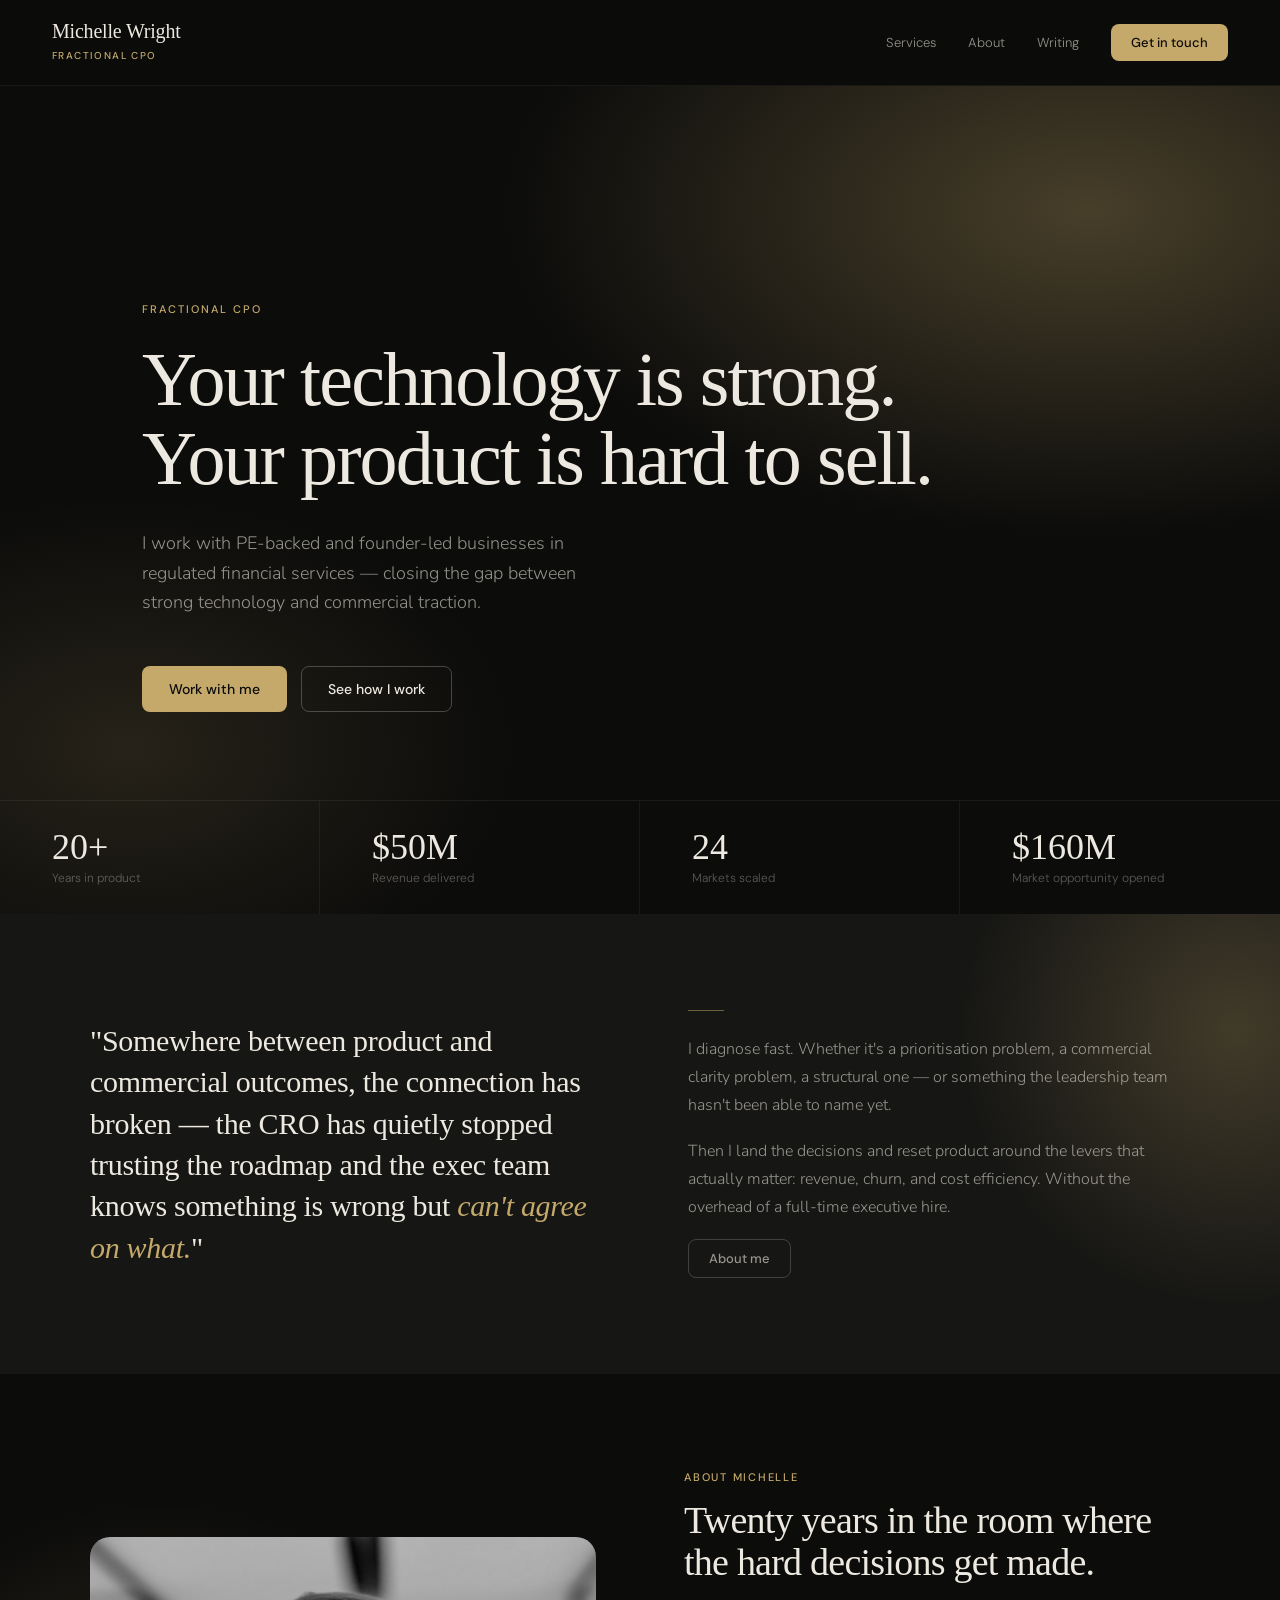
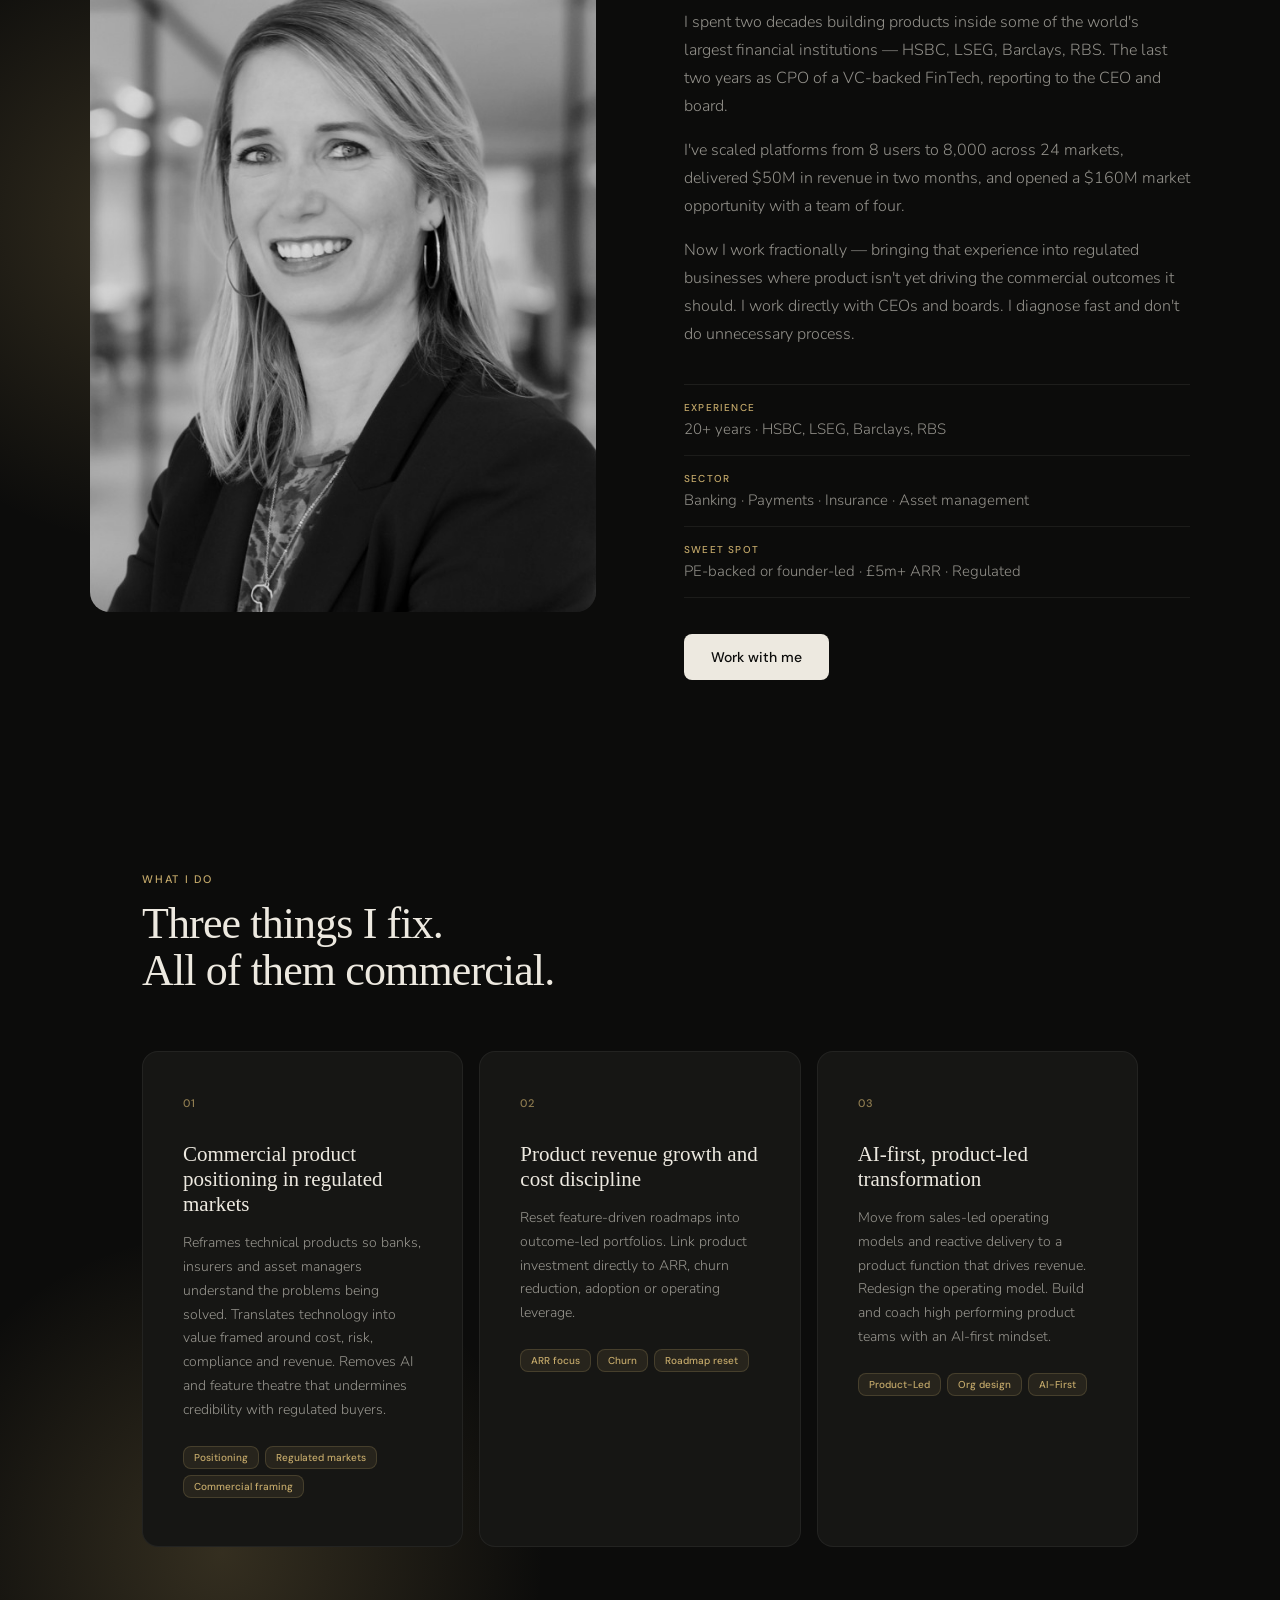
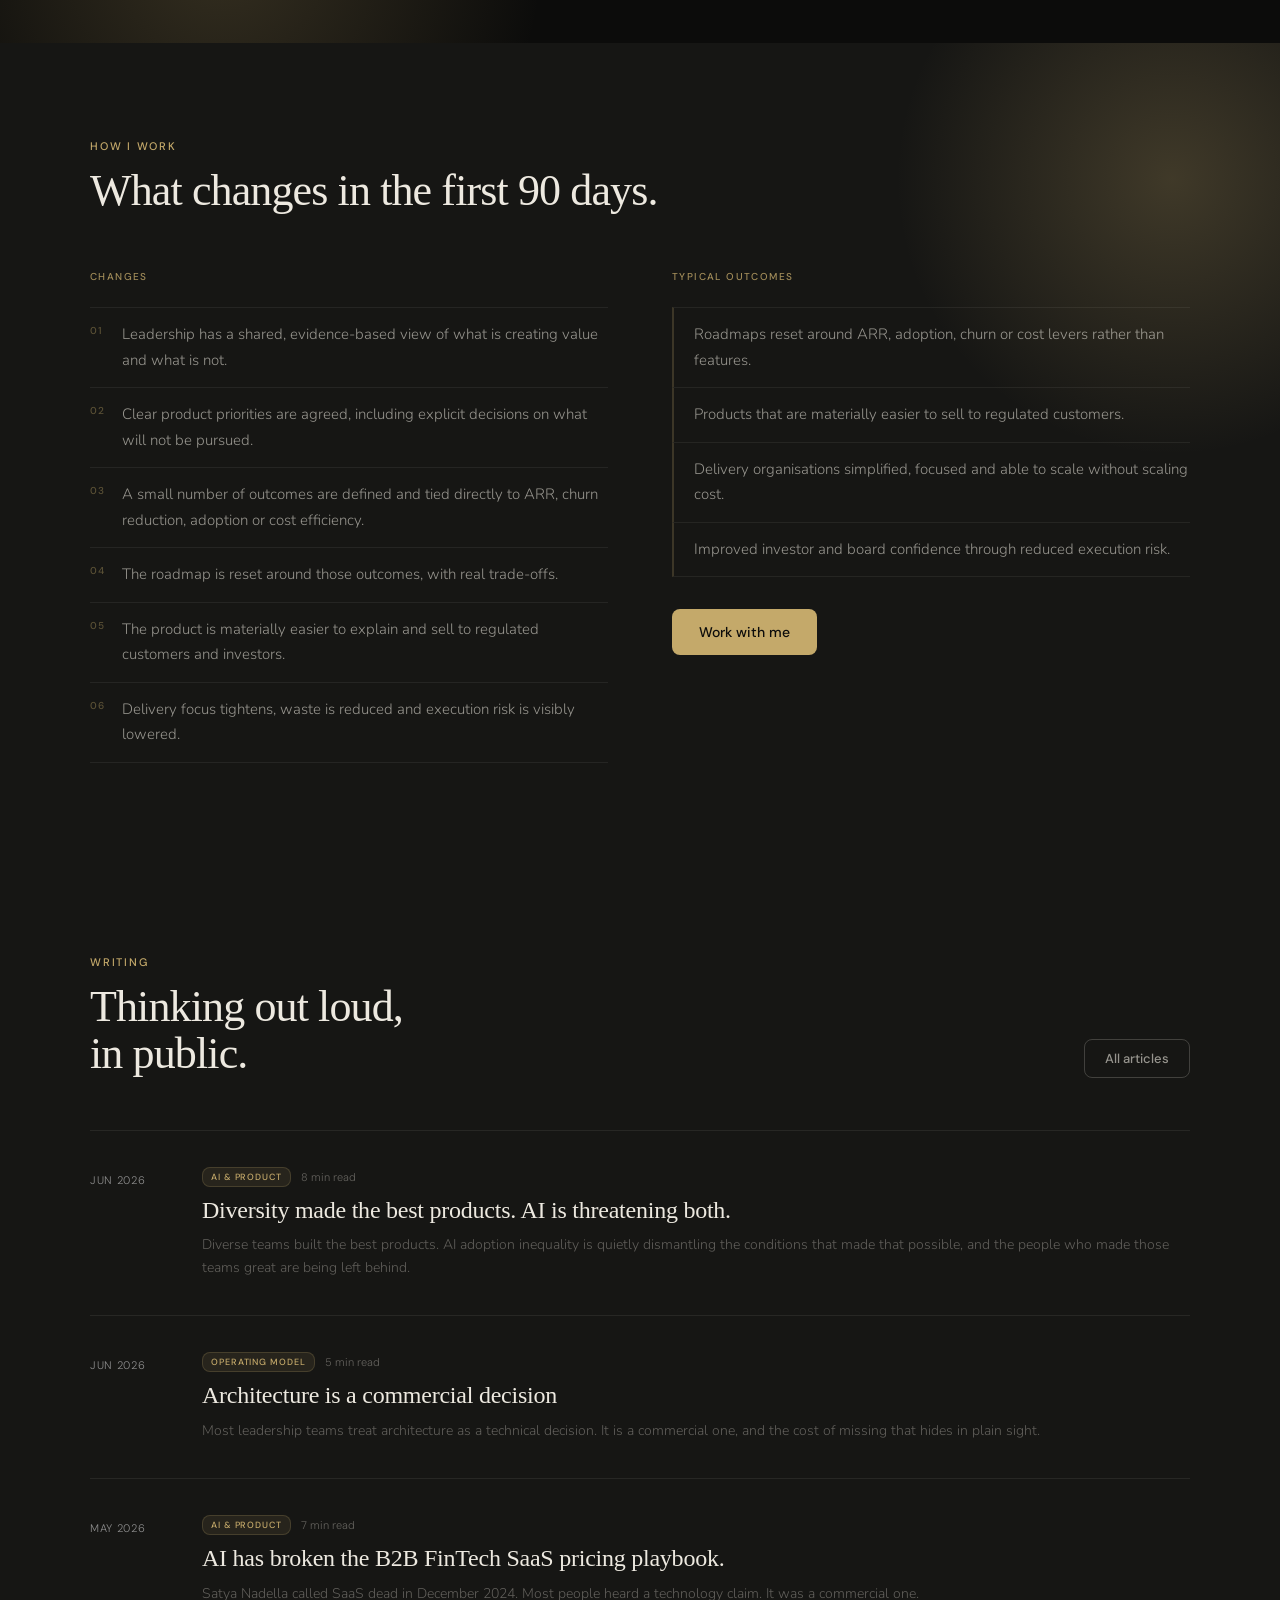
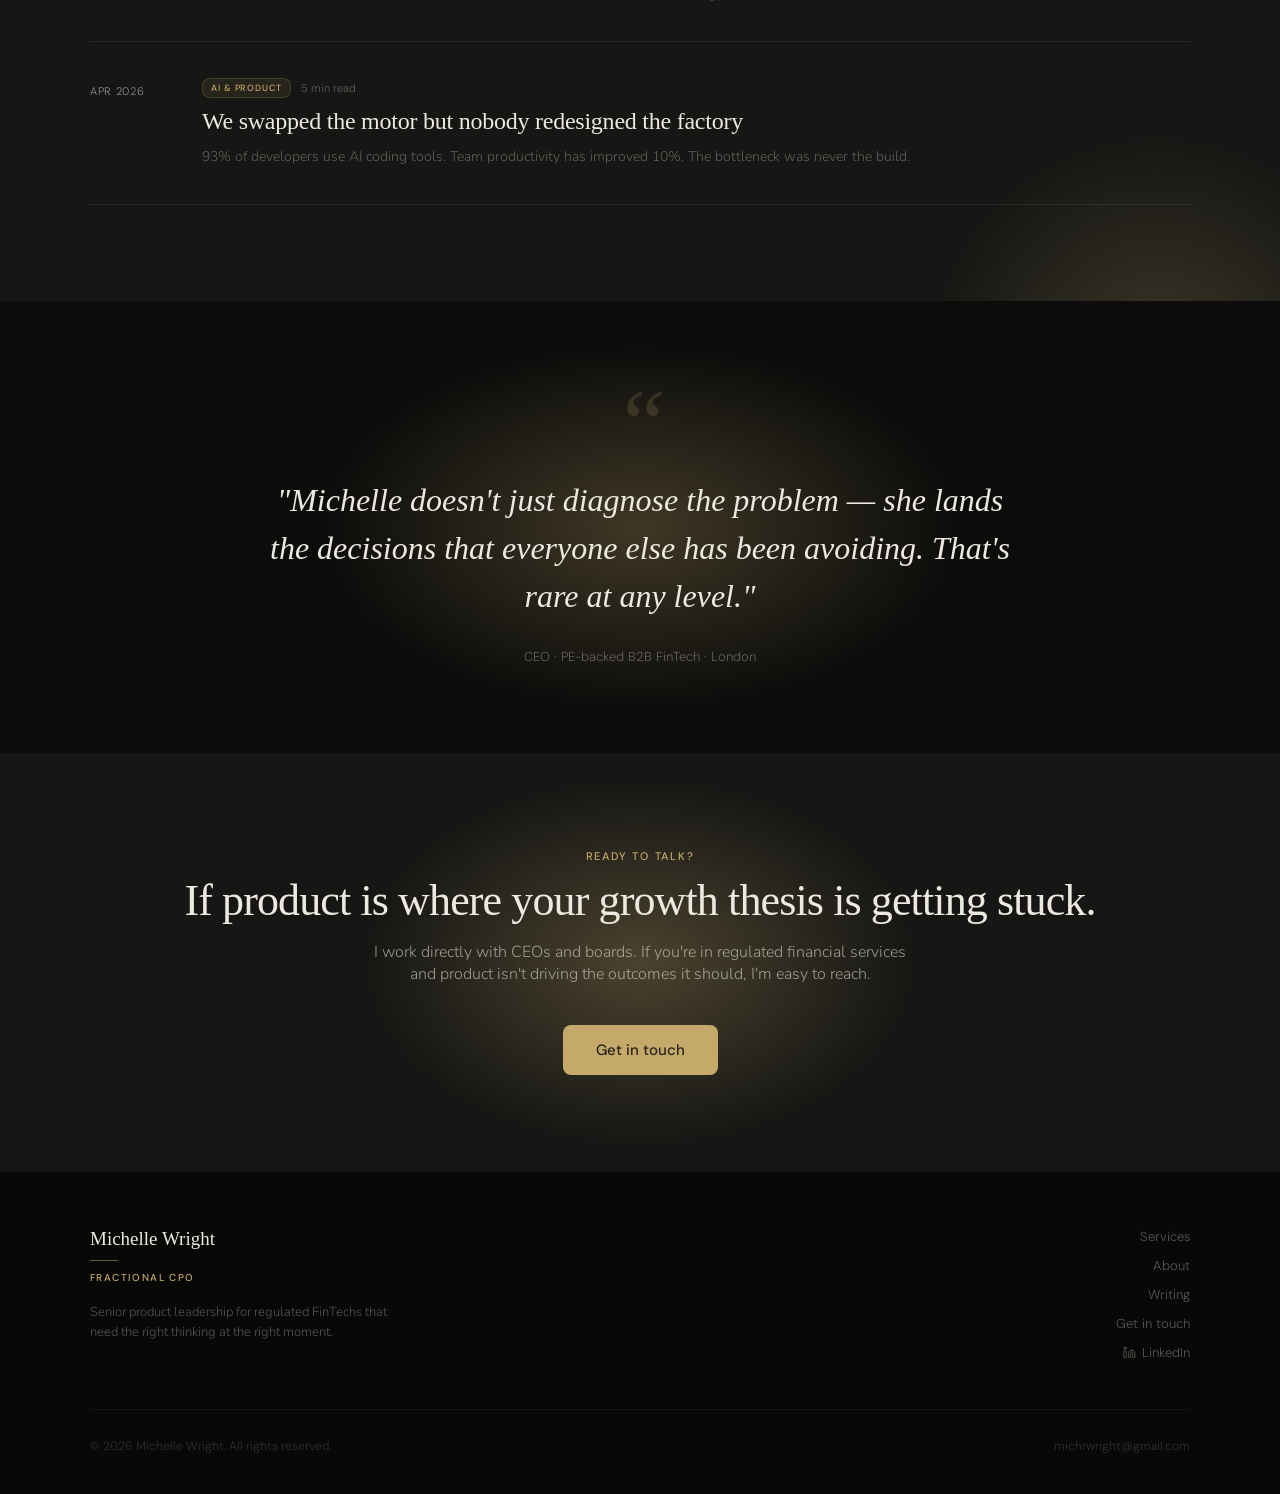
<file: index.html>
<!DOCTYPE html>
<html lang="en">
<head>
<!-- Google tag (gtag.js) -->
<script async src="https://www.googletagmanager.com/gtag/js?id=G-QFN6VKW2MQ"></script>
<script>
  window.dataLayer = window.dataLayer || [];
  function gtag(){dataLayer.push(arguments);}
  gtag('js', new Date());
  gtag('config', 'G-QFN6VKW2MQ');
</script>
<meta charset="utf-8">
<meta name="viewport" content="width=device-width, initial-scale=1">
<title>Michelle Wright — Fractional CPO · Regulated FinTech</title>
<link href="https://fonts.googleapis.com/css2?family=Nunito:ital,wght@0,300;0,400;0,500;1,300&family=DM+Sans:wght@400;500&display=swap" rel="stylesheet">
<style>
*, *::before, *::after { box-sizing: border-box; margin: 0; padding: 0; }
html { scroll-behavior: smooth; }
body { background: #0C0C0B; color: #EDE9E0; font-family: 'Nunito', sans-serif; font-weight: 300; -webkit-font-smoothing: antialiased; }

:root {
  --base:        #0C0C0B;
  --surface:     #161614;
  --surface-up:  #1E1C1A;
  --cream:       #EDE9E0;
  --cream-dark:  #D9D4C8;
  --cream-mid:   #F5F2EC;
  --cream-dim:   rgba(237,233,224,0.6);
  --cream-muted: rgba(237,233,224,0.35);
  --cream-ghost: rgba(237,233,224,0.12);
  --gold:        #C4A96A;
  --mid-grey:    #8C8C8C;
  --serif:       Baskerville, 'Baskerville Old Face', Georgia, serif;
  --sans:        'DM Sans', sans-serif;
  --body:        'Nunito', sans-serif;
  --r-sm:        8px;
  --r-md:        16px;
  --r-lg:        20px;
}

/* ── NAV ── */
.nav {
  position: sticky; top: 0; z-index: 100;
  display: flex; align-items: center; justify-content: space-between;
  padding: 20px 52px;
  background: rgba(12,12,11,0.88);
  border-bottom: 1px solid rgba(237,233,224,0.06);
  backdrop-filter: blur(16px);
}
.nav-wordmark { font-family: var(--serif); font-size: 20px; font-weight: 500; color: var(--cream); letter-spacing: -0.01em; text-decoration: none; display: block; }
.nav-sub { font-family: var(--sans); font-size: 10px; font-weight: 500; letter-spacing: 0.14em; text-transform: uppercase; color: var(--gold); margin-top: 2px; }
.nav-links { display: flex; gap: 32px; align-items: center; }
.nav-links a { font-family: var(--sans); font-size: 13px; color: var(--cream-dim); text-decoration: none; transition: color 150ms ease; }
.nav-links a:hover { color: var(--cream); }
.nav-cta { font-family: var(--sans); font-size: 13px; font-weight: 500; background: var(--gold); color: #0C0C0B !important; padding: 10px 20px; border-radius: var(--r-sm); text-decoration: none !important; transition: opacity 150ms ease; }
.nav-cta:hover { opacity: 0.85; }

/* ── SHARED ── */
.btn { font-family: var(--sans); font-size: 14px; font-weight: 500; padding: 13px 26px; border-radius: var(--r-sm); text-decoration: none; display: inline-flex; align-items: center; gap: 8px; transition: all 150ms ease; border: 1px solid transparent; cursor: pointer; }
.btn-cream   { background: var(--cream); color: #0C0C0B; }
.btn-cream:hover { background: var(--cream-mid); }
.btn-ghost   { background: transparent; color: var(--cream); border-color: rgba(237,233,224,0.25); }
.btn-ghost:hover { background: var(--cream-ghost); }
.btn-primary { background: var(--gold); color: #0C0C0B; }
.btn-primary:hover { opacity: 0.88; }
.btn-outline { background: transparent; color: var(--cream-dim); border-color: rgba(237,233,224,0.2); }
.btn-outline:hover { color: var(--cream); border-color: rgba(237,233,224,0.5); }
.eyebrow { font-family: var(--sans); font-size: 11px; font-weight: 500; letter-spacing: 0.16em; text-transform: uppercase; color: var(--gold); margin-bottom: 14px; }
.inner { max-width: 1100px; margin: 0 auto; padding: 0 52px; }

/* ── HERO LOAD ANIMATIONS ── */
@keyframes heroUp {
  from { opacity: 0; transform: translateY(18px); }
  to   { opacity: 1; transform: none; }
}
.hero-eyebrow { animation: heroUp 1000ms cubic-bezier(0.4,0,0.15,1) 300ms both; }
.hero-h1      { animation: heroUp 1100ms cubic-bezier(0.4,0,0.15,1) 550ms both; }
.hero-sub     { animation: heroUp 1000ms cubic-bezier(0.4,0,0.15,1) 820ms both; }
.hero-ctas    { animation: heroUp 900ms cubic-bezier(0.4,0,0.15,1) 1050ms both; }
.hero-stats   { animation: heroUp 900ms cubic-bezier(0.4,0,0.15,1) 1250ms both; }

/* ── SCROLL ANIMATIONS ── */
[data-anim] {
  opacity: 0;
  transition-property: opacity, transform;
  transition-duration: 1000ms;
  transition-timing-function: cubic-bezier(0.4, 0, 0.15, 1);
}
[data-anim="up"]    { transform: translateY(24px); }
[data-anim="left"]  { transform: translateX(-32px); }
[data-anim="right"] { transform: translateX(32px); }
[data-anim="scale"] { transform: scale(0.97) translateY(16px); }
[data-anim].in-view { opacity: 1; transform: none; }

[data-anim][data-delay="1"] { transition-delay: 150ms; }
[data-anim][data-delay="2"] { transition-delay: 300ms; }
[data-anim][data-delay="3"] { transition-delay: 450ms; }
[data-anim][data-delay="4"] { transition-delay: 600ms; }

/* ── HERO ── */
.hero { position: relative; min-height: 92vh; display: flex; flex-direction: column; justify-content: flex-end; overflow: hidden; background: var(--base); }
.hero::before {
  content: ''; position: absolute; inset: 0; z-index: 1;
  background:
    radial-gradient(ellipse 70% 60% at 85% 15%, rgba(196,169,106,0.32) 0%, transparent 65%),
    radial-gradient(ellipse 50% 50% at 10% 80%, rgba(196,169,106,0.14) 0%, transparent 60%);
  pointer-events: none;
}
.hero-bg {
  position: absolute; inset: 0;
  background-image: url('https://images.unsplash.com/photo-1486406146926-c627a92ad1ab?w=2000&q=85&fit=crop&fm=jpg');
  background-size: cover; background-position: center 30%;
  filter: grayscale(100%) brightness(0.12) contrast(1.1);
  transform: scale(1.03);
}
.hero-content { position: relative; z-index: 2; max-width: 1100px; margin: 0 auto; width: 100%; padding: 0 52px 88px; }
.hero-eyebrow { font-family: var(--sans); font-size: 11px; font-weight: 500; letter-spacing: 0.18em; text-transform: uppercase; color: var(--gold); margin-bottom: 24px; }
h1.hero-h1 { font-family: var(--serif); font-size: 76px; font-weight: 400; line-height: 1.03; letter-spacing: -0.025em; color: var(--cream); max-width: 800px; margin-bottom: 32px; }
.hero-sub { font-size: 18px; font-weight: 300; line-height: 1.65; color: var(--cream-dim); max-width: 480px; margin-bottom: 48px; }
.hero-ctas { display: flex; gap: 14px; align-items: center; }
.hero-stats { position: relative; z-index: 2; display: grid; grid-template-columns: repeat(4,1fr); border-top: 1px solid rgba(237,233,224,0.07); }
.hero-stat { padding: 28px 52px; border-right: 1px solid rgba(237,233,224,0.06); }
.hero-stat:last-child { border-right: none; }
.stat-num { font-family: var(--serif); font-size: 36px; color: var(--cream); line-height: 1; margin-bottom: 5px; }
.stat-label { font-family: var(--sans); font-size: 12px; color: var(--cream-muted); }

/* ── INTRO ── */
.intro { position: relative; overflow: hidden; background: var(--surface); padding: 96px 52px; }
.intro::before {
  content: ''; position: absolute; top: -40%; right: -20%; width: 600px; height: 600px;
  background: radial-gradient(ellipse, rgba(196,169,106,0.25) 0%, transparent 65%);
  pointer-events: none;
}
.intro-inner { max-width: 1100px; margin: 0 auto; display: grid; grid-template-columns: 1fr 1fr; gap: 96px; align-items: center; position: relative; }
.intro-quote { font-family: var(--serif); font-size: 30px; font-weight: 400; line-height: 1.38; color: var(--cream); letter-spacing: -0.01em; }
.intro-quote em { font-style: italic; color: var(--gold); }
.intro-divider { width: 36px; height: 1px; background: var(--gold); opacity: 0.5; margin-bottom: 24px; }
.intro-body p { font-size: 16px; font-weight: 300; line-height: 1.75; color: var(--cream-dim); margin-bottom: 18px; }

/* ── SERVICES ── */
.services { position: relative; overflow: hidden; background: var(--base); padding: 96px 0; }
.services::before {
  content: ''; position: absolute; bottom: -30%; left: -10%; width: 700px; height: 700px;
  background: radial-gradient(ellipse, rgba(196,169,106,0.22) 0%, transparent 65%);
  pointer-events: none;
}
.services-header { max-width: 1100px; margin: 0 auto 56px; padding: 0 52px; display: flex; justify-content: space-between; align-items: flex-end; position: relative; }
.services-h2 { font-family: var(--serif); font-size: 44px; font-weight: 400; line-height: 1.08; letter-spacing: -0.02em; color: var(--cream); }
.services-grid { display: grid; grid-template-columns: repeat(3,1fr); gap: 16px; padding: 0 52px; max-width: 1100px; margin: 0 auto; position: relative; }
.svc { background: var(--surface); padding: 44px 40px 48px; border-radius: var(--r-md); border: 1px solid rgba(237,233,224,0.06); transition: box-shadow 350ms ease, border-color 350ms ease, background 350ms ease; cursor: default; }
.svc:hover { border-color: rgba(196,169,106,0.12); background: var(--surface-up); box-shadow: 0 0 60px rgba(196,169,106,0.09), 0 8px 32px rgba(0,0,0,0.3); }
.svc-num { font-family: var(--sans); font-size: 11px; color: var(--gold); font-weight: 500; letter-spacing: 0.08em; margin-bottom: 32px; opacity: 0.7; }
.svc-title { font-family: var(--serif); font-size: 21px; color: var(--cream); line-height: 1.2; margin-bottom: 14px; }
.svc-body { font-size: 14px; font-weight: 300; color: var(--cream-dim); line-height: 1.7; margin-bottom: 24px; }
.svc-tags { display: flex; flex-wrap: wrap; gap: 6px; }
.svc-tag { font-family: var(--sans); font-size: 10px; font-weight: 500; padding: 4px 10px; background: rgba(196,169,106,0.1); color: var(--gold); border-radius: var(--r-sm); border: 1px solid rgba(196,169,106,0.2); }

/* ── FIRST 90 DAYS ── */
.ninety { position: relative; overflow: hidden; background: var(--surface); padding: 96px 52px; }
.ninety::before {
  content: ''; position: absolute; top: -20%; right: -15%; width: 600px; height: 600px;
  background: radial-gradient(ellipse, rgba(196,169,106,0.24) 0%, transparent 65%);
  pointer-events: none;
}
.ninety-inner { max-width: 1100px; margin: 0 auto; position: relative; }
.ninety-header { margin-bottom: 56px; }
.ninety-h2 { font-family: var(--serif); font-size: 44px; font-weight: 400; line-height: 1.08; letter-spacing: -0.02em; color: var(--cream); margin-top: 14px; }
.ninety-cols { display: grid; grid-template-columns: 1fr 1fr; gap: 64px; }
.ninety-col-label { font-family: var(--sans); font-size: 10px; font-weight: 500; letter-spacing: 0.14em; text-transform: uppercase; color: var(--gold); margin-bottom: 24px; opacity: 0.8; }
.ninety-list { list-style: none; padding: 0; display: flex; flex-direction: column; counter-reset: ninety-counter; }
.ninety-list li { font-size: 15px; font-weight: 300; color: var(--cream-dim); line-height: 1.7; padding: 14px 0 14px 32px; border-bottom: 1px solid rgba(237,233,224,0.07); position: relative; counter-increment: ninety-counter; }
.ninety-list li:first-child { border-top: 1px solid rgba(237,233,224,0.07); }
.ninety-list li::before { content: counter(ninety-counter, decimal-leading-zero); position: absolute; left: 0; top: 14px; font-family: var(--sans); font-size: 10px; font-weight: 500; color: rgba(196,169,106,0.4); letter-spacing: 0.05em; }
/* Outcomes — matched to left column */
.ninety-outcomes { display: flex; flex-direction: column; list-style: none; padding: 0; }
.ninety-outcomes li { font-size: 15px; font-weight: 300; color: var(--cream-dim); line-height: 1.7; padding: 14px 0 14px 20px; border-bottom: 1px solid rgba(237,233,224,0.07); border-left: 2px solid rgba(196,169,106,0.22); }
.ninety-outcomes li:first-child { border-top: 1px solid rgba(237,233,224,0.07); }

/* ── ABOUT ── */
.about { position: relative; overflow: hidden; background: var(--base); padding: 96px 52px; }
.about::before {
  content: ''; position: absolute; top: 10%; left: -15%; width: 700px; height: 700px;
  background: radial-gradient(ellipse, rgba(196,169,106,0.22) 0%, transparent 65%);
  pointer-events: none;
}
.about-inner { max-width: 1100px; margin: 0 auto; display: grid; grid-template-columns: 1fr 1fr; gap: 88px; align-items: center; position: relative; }
.about-img { aspect-ratio: 3/4; overflow: hidden; border-radius: var(--r-lg); background: var(--surface); }
.about-img img { width: 100%; height: 100%; object-fit: cover; object-position: center top; filter: grayscale(100%) contrast(1.08) brightness(0.85); }
.about-eyebrow { font-family: var(--sans); font-size: 11px; font-weight: 500; letter-spacing: 0.16em; text-transform: uppercase; color: var(--gold); margin-bottom: 16px; }
.about-h2 { font-family: var(--serif); font-size: 38px; font-weight: 400; line-height: 1.1; letter-spacing: -0.02em; color: var(--cream); margin-bottom: 24px; }
.about-body { font-size: 16px; font-weight: 300; line-height: 1.75; color: var(--cream-dim); margin-bottom: 16px; }
.creds { margin-top: 36px; border-top: 1px solid rgba(237,233,224,0.08); }
.cred-row { display: flex; flex-direction: column; gap: 5px; padding: 16px 0; border-bottom: 1px solid rgba(237,233,224,0.07); }
.cred-label { font-family: var(--sans); font-size: 10px; font-weight: 500; letter-spacing: 0.12em; text-transform: uppercase; color: var(--gold); }
.cred-val { font-size: 15px; font-weight: 300; color: var(--cream-dim); }

/* ── WRITING ── */
.writing { position: relative; overflow: hidden; background: var(--surface); padding: 96px 52px; }
.writing::before {
  content: ''; position: absolute; bottom: -30%; right: -10%; width: 500px; height: 500px;
  background: radial-gradient(ellipse, rgba(196,169,106,0.22) 0%, transparent 65%);
  pointer-events: none;
}
.writing-inner { max-width: 1100px; margin: 0 auto; position: relative; }
.writing-header { display: flex; justify-content: space-between; align-items: flex-end; margin-bottom: 52px; }
.writing-h2 { font-family: var(--serif); font-size: 44px; font-weight: 400; line-height: 1.08; letter-spacing: -0.02em; color: var(--cream); }
.essay-list { display: flex; flex-direction: column; }
.essay { display: grid; grid-template-columns: 72px 1fr; gap: 0 40px; padding: 36px 0; border-bottom: 1px solid rgba(237,233,224,0.08); text-decoration: none; color: inherit; }
.essay:first-child { border-top: 1px solid rgba(237,233,224,0.08); }
.essay:hover .essay-title { color: var(--gold); }
.essay-date { font-family: var(--sans); font-size: 11px; color: var(--mid-grey); letter-spacing: 0.06em; text-transform: uppercase; padding-top: 6px; }
.essay-meta-row { display: flex; align-items: center; gap: 10px; margin-bottom: 10px; }
.essay-tag { font-family: var(--sans); font-size: 9px; font-weight: 500; letter-spacing: 0.1em; text-transform: uppercase; padding: 3px 8px; background: rgba(196,169,106,0.1); color: var(--gold); border-radius: var(--r-sm); border: 1px solid rgba(196,169,106,0.2); }
.essay-read-time { font-family: var(--sans); font-size: 11px; color: var(--cream-muted); }
.essay-title { font-family: var(--serif); font-size: 24px; font-weight: 400; line-height: 1.15; letter-spacing: -0.01em; color: var(--cream); margin-bottom: 10px; transition: color 200ms ease; }
.essay-excerpt { font-size: 14px; font-weight: 300; color: var(--cream-muted); line-height: 1.6; }

/* ── TESTIMONIAL ── */
.testimonial { position: relative; overflow: hidden; background: var(--base); padding: 88px 52px; text-align: center; }
.t-quote::before { content: '\201C'; display: block; font-family: var(--serif); font-size: 96px; line-height: 0.7; color: rgba(196,169,106,0.18); margin-bottom: 20px; }
.testimonial::before {
  content: ''; position: absolute; top: 50%; left: 50%; transform: translate(-50%,-50%); width: 700px; height: 400px;
  background: radial-gradient(ellipse, rgba(196,169,106,0.28) 0%, transparent 65%);
  pointer-events: none;
}
.t-quote { position: relative; font-family: var(--serif); font-size: 32px; font-style: italic; font-weight: 400; line-height: 1.5; color: var(--cream); max-width: 740px; margin: 0 auto 28px; }
.t-attr { font-family: var(--sans); font-size: 13px; color: var(--cream-muted); position: relative; }

/* ── CTA ── */
.cta { position: relative; overflow: hidden; background: var(--surface); padding: 96px 52px; text-align: center; }
.cta::before {
  content: ''; position: absolute; top: 50%; left: 50%; transform: translate(-50%,-50%); width: 600px; height: 400px;
  background: radial-gradient(ellipse, rgba(196,169,106,0.30) 0%, transparent 65%);
  pointer-events: none;
}
.cta-h2 { position: relative; font-family: var(--serif); font-size: 44px; font-weight: 400; line-height: 1.08; letter-spacing: -0.02em; color: var(--cream); margin-bottom: 16px; }
.cta-sub { position: relative; font-size: 16px; font-weight: 300; color: var(--cream-dim); margin-bottom: 40px; max-width: 560px; margin-left: auto; margin-right: auto; }

/* ── FOOTER ── */
.footer { background: #080807; padding: 56px 52px 40px; border-top: 1px solid rgba(237,233,224,0.06); }
.footer-inner { max-width: 1100px; margin: 0 auto; display: grid; grid-template-columns: 1fr auto; gap: 40px; margin-bottom: 48px; }
.footer-wordmark { font-family: var(--serif); font-size: 19px; color: var(--cream); margin-bottom: 4px; }
.footer-olive { width: 28px; height: 1px; background: var(--gold); margin: 10px 0; opacity: 0.5; }
.footer-sub { font-family: var(--sans); font-size: 10px; font-weight: 500; letter-spacing: 0.14em; text-transform: uppercase; color: var(--gold); }
.footer-tagline { font-size: 13px; font-weight: 300; color: var(--cream-muted); max-width: 300px; line-height: 1.6; margin-top: 18px; }
.footer-links { display: flex; flex-direction: column; gap: 12px; align-items: flex-end; }
.footer-link { font-family: var(--sans); font-size: 13px; color: rgba(237,233,224,0.35); text-decoration: none; transition: color 150ms; }
.footer-link:hover { color: var(--cream); }
.footer-bottom { max-width: 1100px; margin: 0 auto; padding-top: 28px; border-top: 1px solid rgba(237,233,224,0.05); display: flex; justify-content: space-between; }
.footer-copy { font-family: var(--sans); font-size: 12px; color: rgba(237,233,224,0.18); }

/* ── BURGER NAV ── */
.burger { display: none; flex-direction: column; justify-content: center; align-items: center; gap: 5px; width: 36px; height: 36px; background: none; border: none; cursor: pointer; padding: 4px; }
.burger span { display: block; width: 22px; height: 1.5px; background: var(--cream); border-radius: 2px; transition: all 250ms ease; }
.burger.open span:nth-child(1) { transform: translateY(6.5px) rotate(45deg); }
.burger.open span:nth-child(2) { opacity: 0; }
.burger.open span:nth-child(3) { transform: translateY(-6.5px) rotate(-45deg); }
.mobile-menu { display: none; position: fixed; inset: 0; z-index: 99; background: rgba(12,12,11,0.97); backdrop-filter: blur(16px); flex-direction: column; align-items: center; justify-content: center; gap: 32px; }
.mobile-menu.open { display: flex; }
.mobile-menu a { font-family: var(--sans); font-size: 22px; font-weight: 400; color: var(--cream-dim); text-decoration: none; transition: color 150ms; }
.mobile-menu a:hover { color: var(--cream); }
.mobile-menu .mobile-cta { font-family: var(--sans); font-size: 16px; font-weight: 500; background: var(--gold); color: #0C0C0B; padding: 14px 36px; border-radius: var(--r-sm); text-decoration: none; margin-top: 8px; }

/* ── RESPONSIVE ── */
@media (max-width: 768px) {
  .nav { padding: 16px 24px; }
  .nav-links { display: none; }
  .burger { display: flex; }
  .nav-wordmark { font-size: 17px; }
  .nav-sub { font-size: 9px; }
  .hero { min-height: 85vh; }
  .hero-content { padding: 0 24px 56px; }
  h1.hero-h1 { font-size: 44px; text-align: center; }
  .hero-sub { font-size: 16px; max-width: 100%; text-align: center; margin-left: auto; margin-right: auto; }
  .hero-eyebrow { text-align: center; }
  .hero-ctas { justify-content: center; }
  .hero-stats { grid-template-columns: repeat(2,1fr); }
  .hero-stat { padding: 20px 24px; }
  .hero-stat:nth-child(2) { border-right: none; }
  .stat-num { font-size: 28px; }
  .intro { padding: 64px 24px; }
  .intro-inner { grid-template-columns: 1fr; gap: 40px; }
  .intro-quote { font-size: 22px; }
  .services { padding: 64px 0; }
  .services-header { padding: 0 24px; flex-direction: column; align-items: flex-start; gap: 24px; }
  .services-h2 { font-size: 32px; }
  .services-grid { grid-template-columns: 1fr !important; padding: 0 24px; gap: 12px; }
  .ninety { padding: 64px 24px; }
  .ninety-h2 { font-size: 32px; }
  .ninety-cols { display: flex; flex-direction: column; gap: 40px; }
  .ninety-cols .ninety-col:first-child { order: 2; }
  .about { padding: 64px 24px; }
  .about-inner { grid-template-columns: 1fr; gap: 40px; }
  .about-img { aspect-ratio: 4/3; max-height: 360px; }
  .about-h2 { font-size: 28px; }
  .writing { padding: 64px 24px; }
  .writing-header { flex-direction: column; align-items: flex-start; gap: 16px; margin-bottom: 32px; }
  .writing-h2 { font-size: 32px; }
  .essay { grid-template-columns: 56px 1fr; gap: 0 16px; padding: 28px 0; }
  .essay-title { font-size: 20px; }
  .testimonial { padding: 64px 24px; }
  .t-quote { font-size: 22px; }
  .cta { padding: 64px 24px; }
  .cta-h2 { font-size: 32px; }
  .footer { padding: 48px 24px 32px; }
  .footer-inner { grid-template-columns: 1fr; gap: 32px; }
  .footer-links { align-items: flex-start; flex-direction: row; flex-wrap: wrap; gap: 16px; }
  .footer-bottom { flex-direction: column; gap: 8px; }
  .inner { padding: 0 24px; }
  [data-anim="left"], [data-anim="right"] { transform: translateY(24px); }
}
@media (max-width: 480px) {
  h1.hero-h1 { font-size: 36px; }
  .hero-stats { grid-template-columns: 1fr 1fr; }
  .intro-quote { font-size: 20px; }
  .services-h2, .writing-h2, .cta-h2 { font-size: 28px; }
  .about-h2 { font-size: 24px; }
  .t-quote { font-size: 20px; }
}
</style>
</head>
<body>

<!-- NAV -->
<nav class="nav">
  <div>
    <a href="index.html" class="nav-wordmark">Michelle Wright</a>
    <span class="nav-sub">Fractional CPO</span>
  </div>
  <div class="nav-links">
    <a href="#services">Services</a>
    <a href="#about">About</a>
    <a href="writing/index.html">Writing</a>
    <a href="contact.html" class="nav-cta">Get in touch</a>
  </div>
  <button class="burger" id="burger" aria-label="Open menu">
    <span></span><span></span><span></span>
  </button>
</nav>

<!-- MOBILE MENU -->
<div class="mobile-menu" id="mobile-menu">
  <a href="#services" class="mobile-link">Services</a>
  <a href="#about" class="mobile-link">About</a>
  <a href="writing/index.html" class="mobile-link">Writing</a>
  <a href="contact.html" class="mobile-cta">Get in touch</a>
</div>

<!-- HERO -->
<section class="hero">
  <div class="hero-bg"></div>
  <div class="hero-content">
    <div class="hero-eyebrow">Fractional CPO</div>
    <h1 class="hero-h1">Your technology is strong.<br>Your product is hard to sell.</h1>
    <p class="hero-sub">I work with PE-backed and founder-led businesses in regulated financial services — closing the gap between strong technology and commercial traction.</p>
    <div class="hero-ctas">
      <a href="contact.html" class="btn btn-primary">Work with me</a>
      <a href="#services" class="btn btn-ghost">See how I work</a>
    </div>
  </div>
  <div class="hero-stats">
    <div class="hero-stat"><div class="stat-num" data-counter="20+">20+</div><div class="stat-label">Years in product</div></div>
    <div class="hero-stat"><div class="stat-num" data-counter="$50M">$50M</div><div class="stat-label">Revenue delivered</div></div>
    <div class="hero-stat"><div class="stat-num" data-counter="24">24</div><div class="stat-label">Markets scaled</div></div>
    <div class="hero-stat"><div class="stat-num" data-counter="$160M">$160M</div><div class="stat-label">Market opportunity opened</div></div>
  </div>
</section>

<!-- INTRO -->
<section class="intro">
  <div class="intro-inner">
    <div data-anim="left" class="intro-quote">"Somewhere between product and commercial outcomes, the connection has broken — the CRO has quietly stopped trusting the roadmap and the exec team knows something is wrong but <em>can't agree on what.</em>"</div>
    <div data-anim="right">
      <div class="intro-divider"></div>
      <div class="intro-body">
        <p>I diagnose fast. Whether it's a prioritisation problem, a commercial clarity problem, a structural one — or something the leadership team hasn't been able to name yet.</p>
        <p>Then I land the decisions and reset product around the levers that actually matter: revenue, churn, and cost efficiency. Without the overhead of a full-time executive hire.</p>
        <div style="margin-top:8px;"><a href="#about" class="btn btn-outline" style="font-size:13px;padding:10px 20px;">About me</a></div>
      </div>
    </div>
  </div>
</section>

<!-- ABOUT -->
<section class="about" id="about">
  <div class="about-inner">
    <div class="about-img" data-anim="left">
      <img src="uploads/linked in photo.jpeg" alt="Michelle Wright">
    </div>
    <div data-anim="right">
      <div class="about-eyebrow">About Michelle</div>
      <h2 class="about-h2">Twenty years in the room where the hard decisions get made.</h2>
      <p class="about-body">I spent two decades building products inside some of the world's largest financial institutions — HSBC, LSEG, Barclays, RBS. The last two years as CPO of a VC-backed FinTech, reporting to the CEO and board.</p>
      <p class="about-body">I've scaled platforms from 8 users to 8,000 across 24 markets, delivered $50M in revenue in two months, and opened a $160M market opportunity with a team of four.</p>
      <p class="about-body">Now I work fractionally — bringing that experience into regulated businesses where product isn't yet driving the commercial outcomes it should. I work directly with CEOs and boards. I diagnose fast and don't do unnecessary process.</p>
      <div class="creds">
        <div class="cred-row"><span class="cred-label">Experience</span><span class="cred-val">20+ years · HSBC, LSEG, Barclays, RBS</span></div>
        <div class="cred-row"><span class="cred-label">Sector</span><span class="cred-val">Banking · Payments · Insurance · Asset management</span></div>
        <div class="cred-row"><span class="cred-label">Sweet spot</span><span class="cred-val">PE-backed or founder-led · £5m+ ARR · Regulated</span></div>
      </div>
      <div style="margin-top:36px;"><a href="contact.html" class="btn btn-cream">Work with me</a></div>
    </div>
  </div>
</section>

<!-- SERVICES -->
<section class="services" id="services">
  <div class="services-header" data-anim="up">
    <div>
      <div class="eyebrow">What I do</div>
      <div class="services-h2">Three things I fix.<br>All of them commercial.</div>
    </div>
  </div>
  <div class="services-grid" style="grid-template-columns:repeat(3,1fr);">
    <div class="svc" data-anim="up" data-delay="1">
      <div class="svc-num">01</div>
      <div class="svc-title">Commercial product positioning in regulated markets</div>
      <div class="svc-body">Reframes technical products so banks, insurers and asset managers understand the problems being solved. Translates technology into value framed around cost, risk, compliance and revenue. Removes AI and feature theatre that undermines credibility with regulated buyers.</div>
      <div class="svc-tags"><span class="svc-tag">Positioning</span><span class="svc-tag">Regulated markets</span><span class="svc-tag">Commercial framing</span></div>
    </div>
    <div class="svc" data-anim="up" data-delay="2">
      <div class="svc-num">02</div>
      <div class="svc-title">Product revenue growth and cost discipline</div>
      <div class="svc-body">Reset feature-driven roadmaps into outcome-led portfolios. Link product investment directly to ARR, churn reduction, adoption or operating leverage.</div>
      <div class="svc-tags"><span class="svc-tag">ARR focus</span><span class="svc-tag">Churn</span><span class="svc-tag">Roadmap reset</span></div>
    </div>
    <div class="svc" data-anim="up" data-delay="3">
      <div class="svc-num">03</div>
      <div class="svc-title">AI-first, product-led transformation</div>
      <div class="svc-body">Move from sales-led operating models and reactive delivery to a product function that drives revenue. Redesign the operating model. Build and coach high performing product teams with an AI-first mindset.</div>
      <div class="svc-tags"><span class="svc-tag">Product-Led</span><span class="svc-tag">Org design</span><span class="svc-tag">AI-First</span></div>
    </div>
  </div>
</section>

<!-- FIRST 90 DAYS -->
<section class="ninety" id="ninety">
  <div class="ninety-inner">
    <div data-anim="up" class="ninety-header">
      <div class="eyebrow">How I work</div>
      <h2 class="ninety-h2">What changes in the first 90 days.</h2>
    </div>
    <div class="ninety-cols">
      <div class="ninety-col" data-anim="left">
        <div class="ninety-col-label">Changes</div>
        <ul class="ninety-list">
          <li>Leadership has a shared, evidence-based view of what is creating value and what is not.</li>
          <li>Clear product priorities are agreed, including explicit decisions on what will not be pursued.</li>
          <li>A small number of outcomes are defined and tied directly to ARR, churn reduction, adoption or cost efficiency.</li>
          <li>The roadmap is reset around those outcomes, with real trade-offs.</li>
          <li>The product is materially easier to explain and sell to regulated customers and investors.</li>
          <li>Delivery focus tightens, waste is reduced and execution risk is visibly lowered.</li>
        </ul>
      </div>
      <div class="ninety-col" data-anim="right">
        <div class="ninety-col-label">Typical outcomes</div>
        <ul class="ninety-outcomes">
          <li>Roadmaps reset around ARR, adoption, churn or cost levers rather than features.</li>
          <li>Products that are materially easier to sell to regulated customers.</li>
          <li>Delivery organisations simplified, focused and able to scale without scaling cost.</li>
          <li>Improved investor and board confidence through reduced execution risk.</li>
        </ul>
        <div style="margin-top:32px;"><a href="contact.html" class="btn btn-primary">Work with me</a></div>
      </div>
    </div>
  </div>
</section>

<!-- WRITING -->
<section class="writing">
  <div class="writing-inner">
    <div class="writing-header" data-anim="up">
      <div>
        <div class="eyebrow">Writing</div>
        <div class="writing-h2">Thinking out loud,<br>in public.</div>
      </div>
      <a href="writing/index.html" class="btn btn-outline" style="font-size:13px;padding:10px 20px;">All articles</a>
    </div>
    <div class="essay-list">
      <a href="writing/ai-diversity-career-inequality.html" class="essay" data-anim="up" data-delay="1">
        <div class="essay-date">Jun 2026</div>
        <div>
          <div class="essay-meta-row">
            <span class="essay-tag">AI &amp; Product</span>
            <span class="essay-read-time">8 min read</span>
          </div>
          <div class="essay-title">Diversity made the best products. AI is threatening both.</div>
          <div class="essay-excerpt">Diverse teams built the best products. AI adoption inequality is quietly dismantling the conditions that made that possible, and the people who made those teams great are being left behind.</div>
        </div>
      </a>
      <a href="writing/architecture-commercial-decision.html" class="essay" data-anim="up" data-delay="2">
        <div class="essay-date">Jun 2026</div>
        <div>
          <div class="essay-meta-row">
            <span class="essay-tag">Operating Model</span>
            <span class="essay-read-time">5 min read</span>
          </div>
          <div class="essay-title">Architecture is a commercial decision</div>
          <div class="essay-excerpt">Most leadership teams treat architecture as a technical decision. It is a commercial one, and the cost of missing that hides in plain sight.</div>
        </div>
      </a>
      <a href="writing/ai-pricing-playbook.html" class="essay" data-anim="up" data-delay="3">
        <div class="essay-date">May 2026</div>
        <div>
          <div class="essay-meta-row">
            <span class="essay-tag">AI &amp; Product</span>
            <span class="essay-read-time">7 min read</span>
          </div>
          <div class="essay-title">AI has broken the B2B FinTech SaaS pricing playbook.</div>
          <div class="essay-excerpt">Satya Nadella called SaaS dead in December 2024. Most people heard a technology claim. It was a commercial one.</div>
        </div>
      </a>
      <a href="writing/factory-essay.html" class="essay" data-anim="up" data-delay="4">
        <div class="essay-date">Apr 2026</div>
        <div>
          <div class="essay-meta-row">
            <span class="essay-tag">AI &amp; Product</span>
            <span class="essay-read-time">5 min read</span>
          </div>
          <div class="essay-title">We swapped the motor but nobody redesigned the factory</div>
          <div class="essay-excerpt">93% of developers use AI coding tools. Team productivity has improved 10%. The bottleneck was never the build.</div>
        </div>
      </a>
    </div>
  </div>
</section>

<!-- TESTIMONIAL -->
<section class="testimonial">
  <div class="t-quote" data-anim="scale">"Michelle doesn't just diagnose the problem — she lands the decisions that everyone else has been avoiding. That's rare at any level."</div>
  <div class="t-attr" data-anim="up" data-delay="1">CEO · PE-backed B2B FinTech · London</div>
</section>

<!-- CTA -->
<section class="cta">
  <div class="eyebrow" data-anim="up" style="text-align:center;">Ready to talk?</div>
  <div class="cta-h2" data-anim="up" data-delay="1">If product is where your growth thesis is getting stuck.</div>
  <p class="cta-sub" data-anim="up" data-delay="2">I work directly with CEOs and boards. If you're in regulated financial services and product isn't driving the outcomes it should, I'm easy to reach.</p>
  <a href="contact.html" class="btn btn-primary" data-anim="up" data-delay="3" style="font-size:15px;padding:14px 32px;">Get in touch</a>
</section>

<!-- FOOTER -->
<footer class="footer">
  <div class="footer-inner">
    <div>
      <div class="footer-wordmark">Michelle Wright</div>
      <div class="footer-olive"></div>
      <div class="footer-sub">Fractional CPO</div>
      <div class="footer-tagline">Senior product leadership for regulated FinTechs that need the right thinking at the right moment.</div>
    </div>
    <div class="footer-links">
      <a href="#services" class="footer-link">Services</a>
      <a href="#about" class="footer-link">About</a>
      <a href="writing/index.html" class="footer-link">Writing</a>
      <a href="contact.html" class="footer-link">Get in touch</a>
      <a href="https://www.linkedin.com/in/michellereimanwright/" target="_blank" class="footer-link" style="display:inline-flex;align-items:center;gap:6px;">
        <svg width="13" height="13" viewBox="0 0 24 24" fill="none" stroke="currentColor" stroke-width="1.5" stroke-linecap="round" stroke-linejoin="round"><path d="M16 8a6 6 0 0 1 6 6v7h-4v-7a2 2 0 0 0-2-2 2 2 0 0 0-2 2v7h-4v-7a6 6 0 0 1 6-6z"/><rect x="2" y="9" width="4" height="12"/><circle cx="4" cy="4" r="2"/></svg>
        LinkedIn
      </a>
    </div>
  </div>
  <div class="footer-bottom">
    <span class="footer-copy">© 2026 Michelle Wright. All rights reserved.</span>
    <span class="footer-copy">michrwright@gmail.com</span>
  </div>
</footer>

<script>
// ── SCROLL ANIMATIONS ──
const animObserver = new IntersectionObserver((entries) => {
  entries.forEach(entry => {
    if (entry.isIntersecting) {
      entry.target.classList.add('in-view');
      animObserver.unobserve(entry.target);
    }
  });
}, { threshold: 0.2 });

document.querySelectorAll('[data-anim]').forEach(el => animObserver.observe(el));

// ── STAT COUNTERS ──
function animateCounter(el) {
  const raw = el.dataset.counter;
  const prefix = raw.match(/^[^\d]*/)[0];
  const suffix = raw.match(/[^\d]*$/)[0];
  const target = parseFloat(raw.replace(/[^\d.]/g, ''));
  if (isNaN(target)) return;
  const duration = 1600;
  let startTime = null;
  function tick(t) {
    if (!startTime) startTime = t;
    const progress = Math.min((t - startTime) / duration, 1);
    const eased = 1 - Math.pow(1 - progress, 3);
    el.textContent = prefix + (progress < 1 ? Math.floor(eased * target) : target) + suffix;
    if (progress < 1) requestAnimationFrame(tick);
  }
  requestAnimationFrame(tick);
}

const counterObserver = new IntersectionObserver((entries) => {
  entries.forEach(entry => {
    if (entry.isIntersecting) {
      animateCounter(entry.target);
      counterObserver.unobserve(entry.target);
    }
  });
}, { threshold: 0.5 });

document.querySelectorAll('[data-counter]').forEach(el => counterObserver.observe(el));

// ── MOBILE MENU ──
const burger = document.getElementById('burger');
const mobileMenu = document.getElementById('mobile-menu');
burger.addEventListener('click', () => {
  burger.classList.toggle('open');
  mobileMenu.classList.toggle('open');
  document.body.style.overflow = mobileMenu.classList.contains('open') ? 'hidden' : '';
});
mobileMenu.querySelectorAll('a').forEach(a => {
  a.addEventListener('click', () => {
    burger.classList.remove('open');
    mobileMenu.classList.remove('open');
    document.body.style.overflow = '';
  });
});
</script>
</body>
</html>
</file>
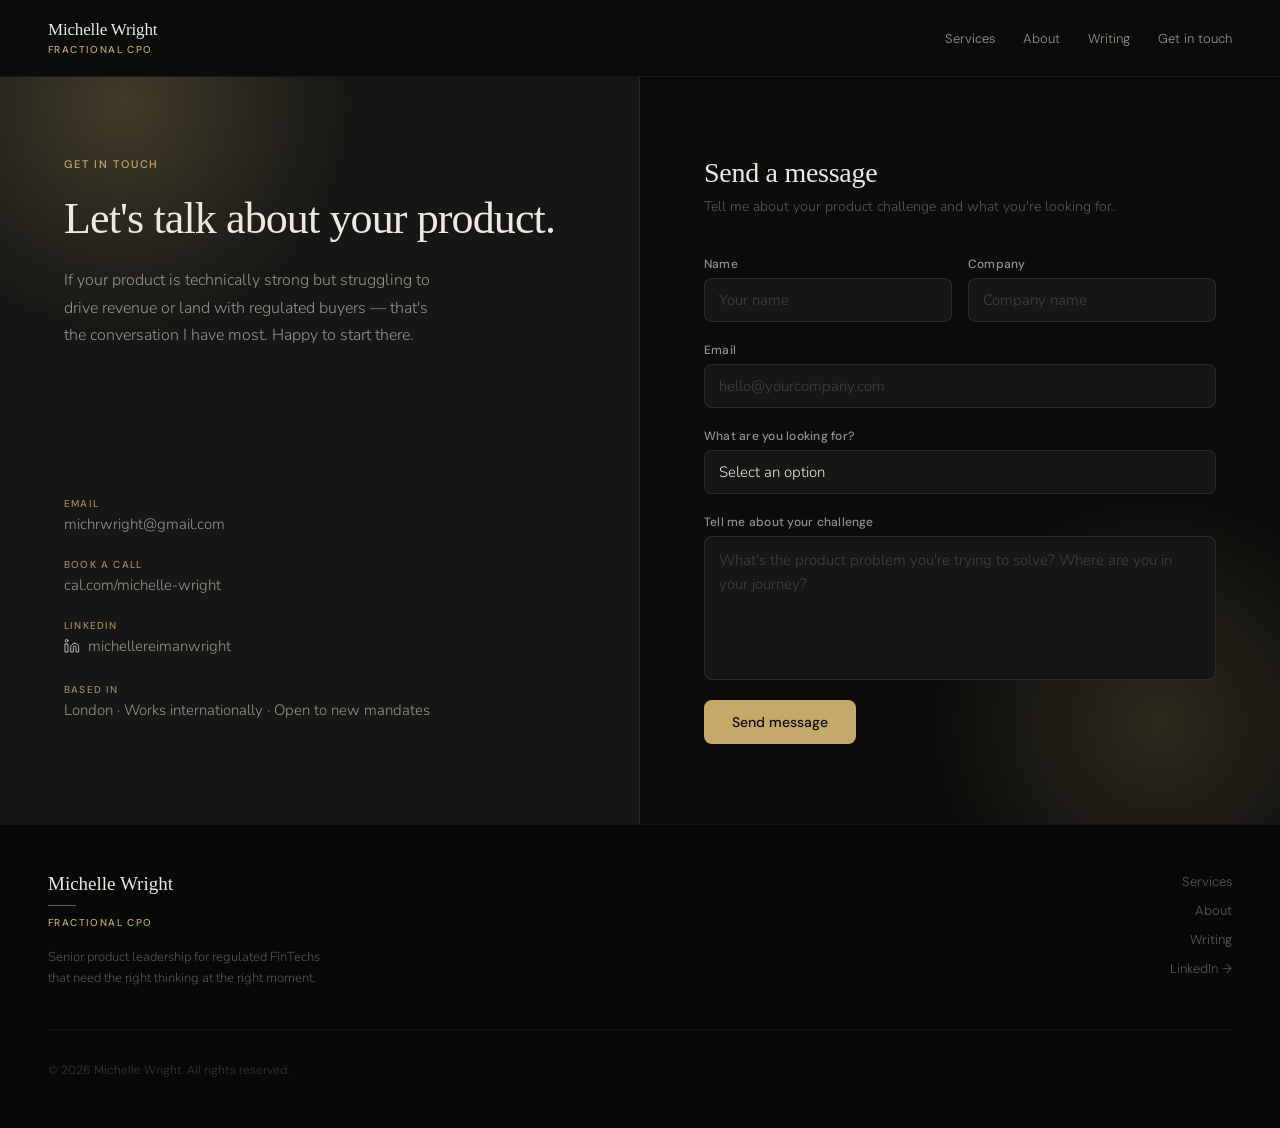
<file: contact.html>
<!DOCTYPE html>
<html lang="en">
<head>
<!-- Google tag (gtag.js) -->
<script async src="https://www.googletagmanager.com/gtag/js?id=G-QFN6VKW2MQ"></script>
<script>
  window.dataLayer = window.dataLayer || [];
  function gtag(){dataLayer.push(arguments);}
  gtag('js', new Date());
  gtag('config', 'G-QFN6VKW2MQ');
</script>
<meta charset="utf-8">
<meta name="viewport" content="width=device-width, initial-scale=1">
<title>Get in touch — Michelle Wright</title>
<link href="https://fonts.googleapis.com/css2?family=Nunito:wght@300;400;500&family=DM+Sans:wght@400;500&display=swap" rel="stylesheet">
<style>
  *, *::before, *::after { box-sizing: border-box; margin: 0; }
  body { background: #0C0C0B; color: #EDE9E0; font-family: 'Nunito', sans-serif; font-weight: 300; -webkit-font-smoothing: antialiased; min-height: 100vh; display: flex; flex-direction: column; }

  :root {
    --gold: #C4A96A;
    --cream: #EDE9E0;
    --cream-dim: rgba(237,233,224,0.6);
    --cream-muted: rgba(237,233,224,0.35);
    --surface: #161614;
    --base: #0C0C0B;
    --r-sm: 8px;
    --r-md: 16px;
  }

  /* Nav */
  .site-header {
    position: sticky; top: 0; z-index: 100;
    padding: 20px 48px;
    border-bottom: 1px solid rgba(237,233,224,0.06);
    display: flex; align-items: center; justify-content: space-between;
    flex-shrink: 0;
    background: rgba(12,12,11,0.88); backdrop-filter: blur(16px);
  }
  .wordmark { font-family: Baskerville, 'Baskerville Old Face', Georgia, serif; font-size: 17px; color: var(--cream); letter-spacing: -0.01em; text-decoration: none; display: block; }
  .wordmark-sub { font-size: 10px; font-weight: 500; letter-spacing: 0.14em; text-transform: uppercase; color: var(--gold); margin-top: 3px; font-family: 'DM Sans', sans-serif; }
  .nav-links { display: flex; gap: 28px; align-items: center; }
  .nav-link { font-size: 13px; color: var(--cream-dim); text-decoration: none; font-family: 'DM Sans', sans-serif; transition: color 150ms; }
  .nav-link:hover { color: var(--cream); }

  /* Layout */
  .page-body { display: grid; grid-template-columns: 1fr 1fr; flex: 1; }

  /* Left panel */
  .left-panel {
    position: relative; overflow: hidden;
    background: var(--surface);
    padding: 80px 64px;
    display: flex; flex-direction: column; justify-content: space-between;
    border-right: 1px solid rgba(237,233,224,0.07);
  }
  .left-panel::before {
    content: ''; position: absolute; top: -30%; left: -20%; width: 500px; height: 500px;
    background: radial-gradient(ellipse, rgba(196,169,106,0.25) 0%, transparent 65%);
    pointer-events: none;
  }
  .left-panel > * { position: relative; }
  .left-eyebrow { font-family: 'DM Sans', sans-serif; font-size: 11px; font-weight: 500; letter-spacing: 0.16em; text-transform: uppercase; color: var(--gold); margin-bottom: 24px; }
  .left-heading { font-family: Baskerville, 'Baskerville Old Face', Georgia, serif; font-size: 44px; font-weight: 400; line-height: 1.1; letter-spacing: -0.02em; color: var(--cream); text-wrap: pretty; margin-bottom: 24px; }
  .left-body { font-size: 16px; font-weight: 300; line-height: 1.7; color: var(--cream-dim); max-width: 380px; text-wrap: pretty; }
  .left-details { margin-top: 56px; }
  .detail-item { margin-bottom: 24px; }
  .detail-label { font-family: 'DM Sans', sans-serif; font-size: 10px; font-weight: 500; letter-spacing: 0.12em; text-transform: uppercase; color: var(--gold); margin-bottom: 4px; opacity: 0.8; }
  .detail-value { font-size: 15px; font-weight: 300; color: var(--cream-dim); }
  .detail-value a { color: var(--cream-dim); text-decoration: none; transition: color 150ms; }
  .detail-value a:hover { color: var(--cream); }

  /* Right panel — form */
  .right-panel {
    position: relative; overflow: hidden;
    background: var(--base);
    padding: 80px 64px;
  }
  .right-panel::before {
    content: ''; position: absolute; bottom: -20%; right: -20%; width: 500px; height: 500px;
    background: radial-gradient(ellipse, rgba(196,169,106,0.18) 0%, transparent 65%);
    pointer-events: none;
  }
  .right-panel > * { position: relative; }
  .form-heading { font-family: Baskerville, 'Baskerville Old Face', Georgia, serif; font-size: 28px; font-weight: 400; color: var(--cream); margin-bottom: 8px; letter-spacing: -0.01em; }
  .form-sub { font-size: 14px; color: var(--cream-muted); margin-bottom: 40px; font-weight: 300; }

  .form { display: flex; flex-direction: column; gap: 20px; }
  .field-row { display: grid; grid-template-columns: 1fr 1fr; gap: 16px; }
  .field { display: flex; flex-direction: column; gap: 6px; }
  label { font-family: 'DM Sans', sans-serif; font-size: 12px; font-weight: 500; color: var(--cream-dim); letter-spacing: 0.02em; }
  input, select, textarea {
    font-family: 'Nunito', sans-serif; font-weight: 300;
    font-size: 15px;
    background: var(--surface);
    border: 1px solid rgba(237,233,224,0.1);
    border-radius: var(--r-sm);
    padding: 11px 14px;
    color: var(--cream);
    outline: none;
    transition: border-color 150ms ease;
    appearance: none;
  }
  input::placeholder, textarea::placeholder { color: rgba(237,233,224,0.2); }
  input:focus, select:focus, textarea:focus { border-color: rgba(196,169,106,0.5); }
  select option { background: #1E1C1A; color: var(--cream); }
  textarea { resize: none; line-height: 1.6; }

  .submit-btn {
    font-family: 'DM Sans', sans-serif; font-size: 14px; font-weight: 500;
    background: var(--gold); color: #0C0C0B;
    border: none; border-radius: var(--r-sm);
    padding: 13px 28px; cursor: pointer;
    transition: opacity 150ms ease;
    align-self: flex-start;
  }
  .submit-btn:hover { opacity: 0.88; }

  /* Success state */
  .success { display: none; text-align: center; padding: 60px 0; }
  .success.visible { display: block; }
  .success-title { font-family: Baskerville, 'Baskerville Old Face', Georgia, serif; font-size: 36px; color: var(--cream); margin-bottom: 12px; }
  .success-body { font-size: 16px; color: var(--cream-dim); font-weight: 300; }

  /* Footer */
  .site-footer { border-top: 1px solid rgba(237,233,224,0.06); padding: 48px; flex-shrink: 0; background: #080807; }
  .footer-top { display: flex; justify-content: space-between; align-items: flex-start; margin-bottom: 40px; }
  .footer-wordmark { font-family: Baskerville, 'Baskerville Old Face', Georgia, serif; font-size: 19px; color: #EDE9E0; }
  .footer-mark { width: 28px; height: 1px; background: #C4A96A; margin: 10px 0; opacity: 0.5; }
  .footer-role { font-family: 'DM Sans', sans-serif; font-size: 10px; font-weight: 500; letter-spacing: 0.14em; text-transform: uppercase; color: #C4A96A; }
  .footer-tagline { font-size: 13px; font-weight: 300; color: rgba(237,233,224,0.35); max-width: 280px; line-height: 1.6; margin-top: 18px; }
  .footer-nav { display: flex; flex-direction: column; gap: 12px; align-items: flex-end; }
  .footer-nav a { font-family: 'DM Sans', sans-serif; font-size: 13px; color: rgba(237,233,224,0.35); text-decoration: none; transition: color 150ms; }
  .footer-nav a:hover { color: #EDE9E0; }
  .footer-divider { border: none; border-top: 1px solid rgba(237,233,224,0.05); margin: 0 0 28px; }
  .footer-copy { font-family: 'DM Sans', sans-serif; font-size: 12px; color: rgba(237,233,224,0.2); }

  /* Burger */
  .burger { display: none; flex-direction: column; justify-content: center; align-items: center; gap: 5px; width: 36px; height: 36px; background: none; border: none; cursor: pointer; padding: 4px; position: relative; z-index: 101; }
  .burger span { display: block; width: 22px; height: 1.5px; background: #EDE9E0; border-radius: 2px; transition: all 250ms ease; }
  .burger.open span:nth-child(1) { transform: translateY(6.5px) rotate(45deg); }
  .burger.open span:nth-child(2) { opacity: 0; }
  .burger.open span:nth-child(3) { transform: translateY(-6.5px) rotate(-45deg); }
  .mobile-menu { display: none; position: fixed; inset: 0; z-index: 99; background: rgba(12,12,11,0.97); backdrop-filter: blur(16px); flex-direction: column; align-items: center; justify-content: center; gap: 32px; }
  .mobile-menu.open { display: flex; }
  .mobile-menu a { font-family: 'DM Sans', sans-serif; font-size: 22px; font-weight: 400; color: rgba(237,233,224,0.6); text-decoration: none; transition: color 150ms; }
  .mobile-menu a:hover { color: #EDE9E0; }

  /* Responsive */
  @media (max-width: 768px) {
    .site-header { padding: 16px 24px; }
    .nav-links { display: none; }
    .burger { display: flex; }
    .page-body { display: flex; flex-direction: column; }
    .right-panel { order: -1; }
    .left-panel { padding: 48px 24px; }
    .left-heading { font-size: 32px; }
    .right-panel { padding: 48px 24px; }
    .field-row { grid-template-columns: 1fr; }
    .site-footer { padding: 20px 24px; flex-direction: column; gap: 8px; text-align: center; }
  }
</style>
</head>
<body>

<header class="site-header">
  <div>
    <a href="index.html" class="wordmark">Michelle Wright</a>
    <div class="wordmark-sub">Fractional CPO</div>
  </div>
  <nav class="nav-links">
    <a href="index.html#services" class="nav-link">Services</a>
    <a href="index.html#about" class="nav-link">About</a>
    <a href="writing/index.html" class="nav-link">Writing</a>
    <span class="nav-link active" style="cursor:default;">Get in touch</span>
  </nav>
  <button class="burger" id="burger" aria-label="Open menu"><span></span><span></span><span></span></button>
</header>
<div class="mobile-menu" id="mobile-menu">
  <a href="index.html#services">Services</a>
  <a href="index.html#about">About</a>
  <a href="writing/index.html">Writing</a>
</div>

<div class="page-body">

  <!-- Left -->
  <div class="left-panel">
    <div>
      <div class="left-eyebrow">Get in touch</div>
      <h1 class="left-heading">Let's talk about your product.</h1>
      <p class="left-body">If your product is technically strong but struggling to drive revenue or land with regulated buyers — that's the conversation I have most. Happy to start there.</p>
    </div>
    <div class="left-details">
      <div class="detail-item">
        <div class="detail-label">Email</div>
        <div class="detail-value"><a href="mailto:michrwright@gmail.com">michrwright@gmail.com</a></div>
      </div>
      <div class="detail-item">
        <div class="detail-label">Book a call</div>
        <div class="detail-value"><a href="https://cal.com/michelle-wright" target="_blank">cal.com/michelle-wright</a></div>
      </div>
      <div class="detail-item">
        <div class="detail-label">LinkedIn</div>
        <div class="detail-value">
          <a href="https://www.linkedin.com/in/michellereimanwright/" target="_blank" style="display:inline-flex;align-items:center;gap:8px;">
            <svg width="16" height="16" viewBox="0 0 24 24" fill="none" stroke="rgba(237,233,224,0.75)" stroke-width="1.5" stroke-linecap="round" stroke-linejoin="round"><path d="M16 8a6 6 0 0 1 6 6v7h-4v-7a2 2 0 0 0-2-2 2 2 0 0 0-2 2v7h-4v-7a6 6 0 0 1 6-6z"/><rect x="2" y="9" width="4" height="12"/><circle cx="4" cy="4" r="2"/></svg>
            michellereimanwright
          </a>
        </div>
      </div>
      <div class="detail-item">
        <div class="detail-label">Based in</div>
        <div class="detail-value">London · Works internationally · Open to new mandates</div>
      </div>
    </div>
  </div>

  <!-- Right -->
  <div class="right-panel">
    <div id="form-wrap">
      <h2 class="form-heading">Send a message</h2>
      <p class="form-sub">Tell me about your product challenge and what you're looking for.</p>

      <form class="form" id="contact-form" novalidate>
        <div class="field-row">
          <div class="field"><label for="name">Name</label><input id="name" name="name" type="text" placeholder="Your name" required></div>
          <div class="field"><label for="company">Company</label><input id="company" name="company" type="text" placeholder="Company name" required></div>
        </div>
        <div class="field"><label for="email">Email</label><input id="email" name="email" type="email" placeholder="hello@yourcompany.com" required></div>
        <div class="field">
          <label for="looking-for">What are you looking for?</label>
          <select id="looking-for" name="looking_for" required>
            <option value="" disabled selected>Select an option</option>
            <option>Fractional CPO (2–3 days/week)</option>
            <option>Strategic advisory</option>
            <option>Interim CPO cover</option>
            <option>One-off project or workshop</option>
            <option>Not sure yet — happy to talk</option>
          </select>
        </div>
        <div class="field">
          <label for="message">Tell me about your challenge</label>
          <textarea id="message" name="message" rows="5" placeholder="What's the product problem you're trying to solve? Where are you in your journey?" required></textarea>
        </div>
        <div id="form-error" style="display:none;font-size:13px;color:#c0392b;font-family:'DM Sans',sans-serif;">Please fill in all fields before sending.</div>
        <button type="submit" class="submit-btn" id="submit-btn">Send message</button>
      </form>
    </div>

    <div class="success" id="success">
      <div class="success-title">Thank you.</div>
      <div class="success-body">I'll be in touch within two working days.</div>
    </div>
  </div>

</div>

<footer class="site-footer">
  <div class="footer-top">
    <div>
      <div class="footer-wordmark">Michelle Wright</div>
      <div class="footer-mark"></div>
      <div class="footer-role">Fractional CPO</div>
      <div class="footer-tagline">Senior product leadership for regulated FinTechs that need the right thinking at the right moment.</div>
    </div>
    <nav class="footer-nav">
      <a href="index.html#services">Services</a>
      <a href="index.html#about">About</a>
      <a href="writing/index.html">Writing</a>
      <a href="https://www.linkedin.com/in/michellereimanwright/" target="_blank">LinkedIn →</a>
    </nav>
  </div>
  <hr class="footer-divider">
  <div>
    <span class="footer-copy">© 2026 Michelle Wright. All rights reserved.</span>
  </div>
</footer>

<script>
document.getElementById('contact-form').addEventListener('submit', async function(e) {
  e.preventDefault();

  const form = e.target;
  const errorEl = document.getElementById('form-error');
  const submitBtn = document.getElementById('submit-btn');

  // Validate all fields
  const fields = form.querySelectorAll('input[required], select[required], textarea[required]');
  let valid = true;
  fields.forEach(f => {
    if (!f.value.trim() || (f.tagName === 'SELECT' && f.value === '')) valid = false;
  });

  if (!valid) {
    errorEl.style.display = 'block';
    return;
  }
  errorEl.style.display = 'none';

  submitBtn.textContent = 'Sending…';
  submitBtn.disabled = true;

  try {
    const response = await fetch('https://formspree.io/f/maqapgpw', {
      method: 'POST',
      headers: { 'Accept': 'application/json' },
      body: new FormData(form)
    });

    if (response.ok) {
      document.getElementById('form-wrap').style.display = 'none';
      document.getElementById('success').classList.add('visible');
    } else {
      submitBtn.textContent = 'Send message';
      submitBtn.disabled = false;
      errorEl.textContent = 'Something went wrong. Please email michrwright@gmail.com directly.';
      errorEl.style.display = 'block';
    }
  } catch {
    submitBtn.textContent = 'Send message';
    submitBtn.disabled = false;
    errorEl.textContent = 'Something went wrong. Please email michrwright@gmail.com directly.';
    errorEl.style.display = 'block';
  }
});
</script>

<script>
const burger = document.getElementById('burger');
const mobileMenu = document.getElementById('mobile-menu');
burger.addEventListener('click', () => {
  burger.classList.toggle('open');
  mobileMenu.classList.toggle('open');
  document.body.style.overflow = mobileMenu.classList.contains('open') ? 'hidden' : '';
});
mobileMenu.querySelectorAll('a').forEach(a => {
  a.addEventListener('click', () => {
    burger.classList.remove('open');
    mobileMenu.classList.remove('open');
    document.body.style.overflow = '';
  });
});
</script>
</body>
</html>
</file>
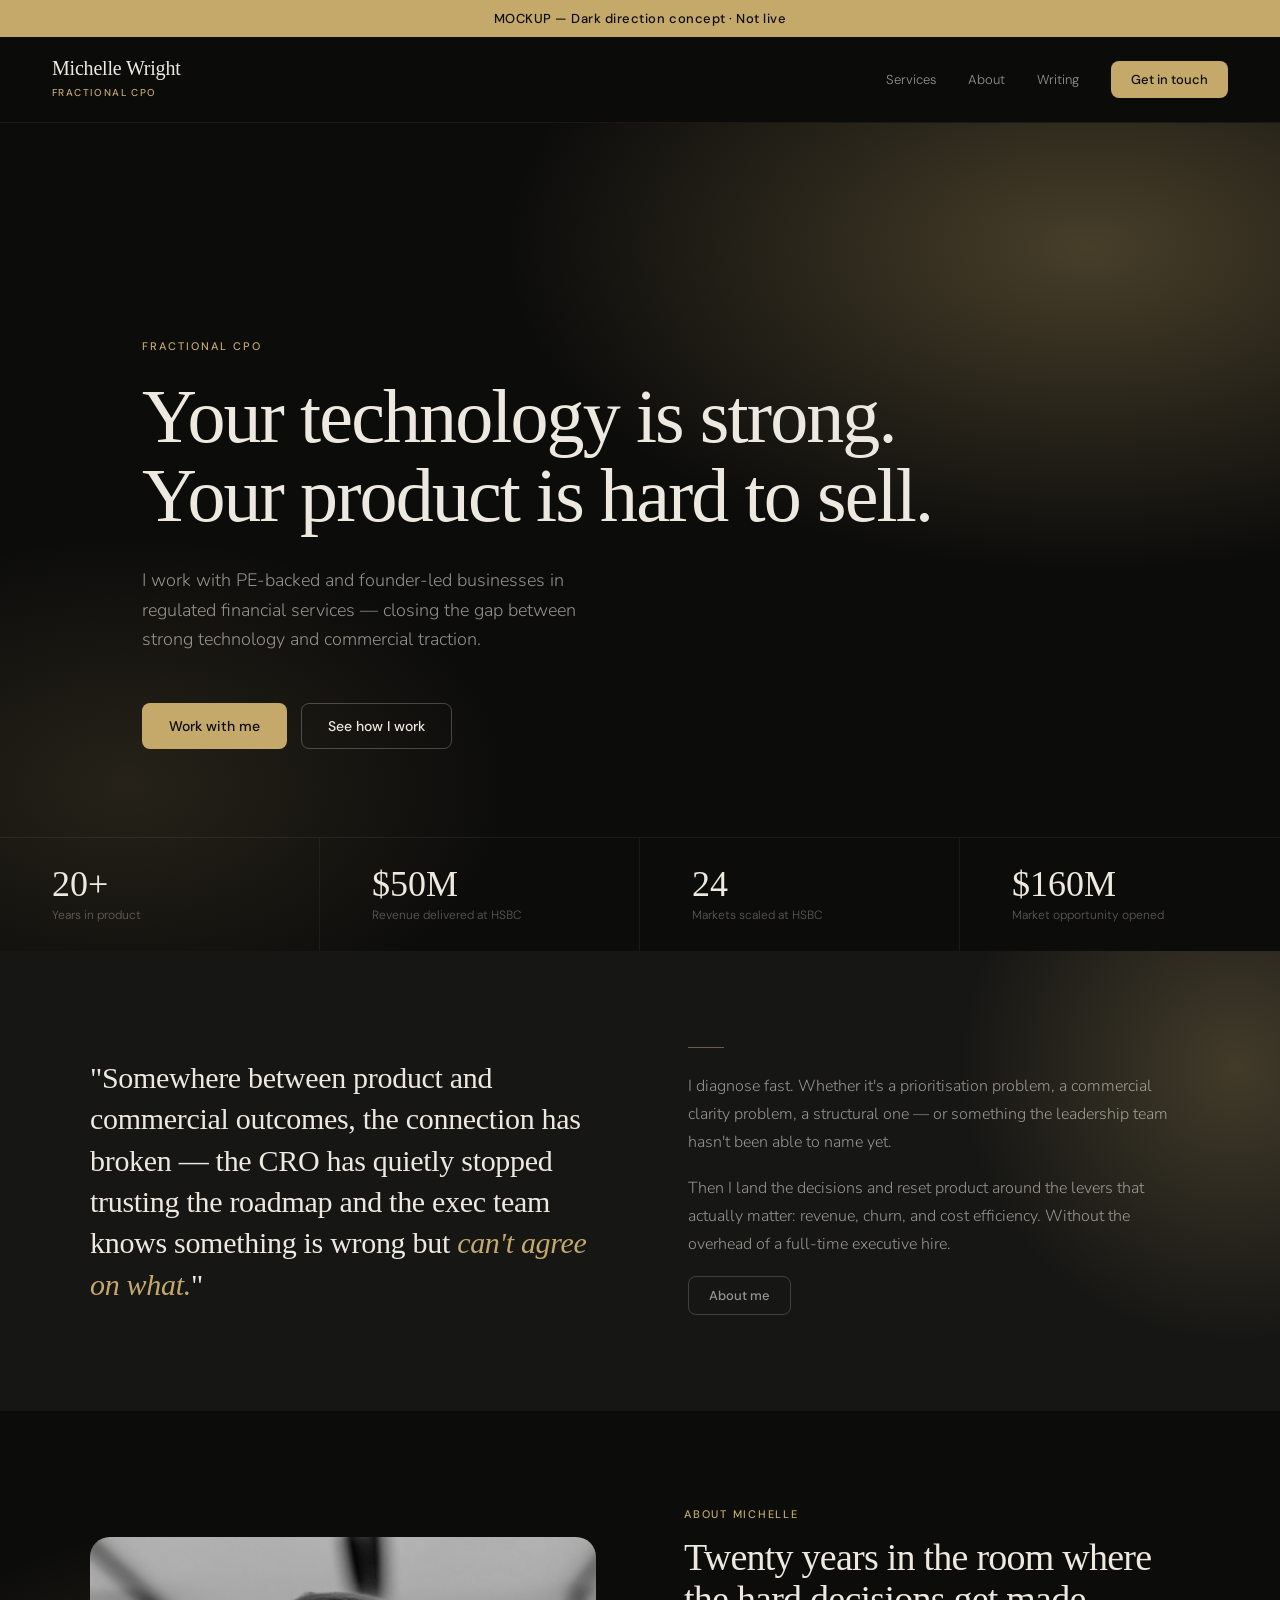
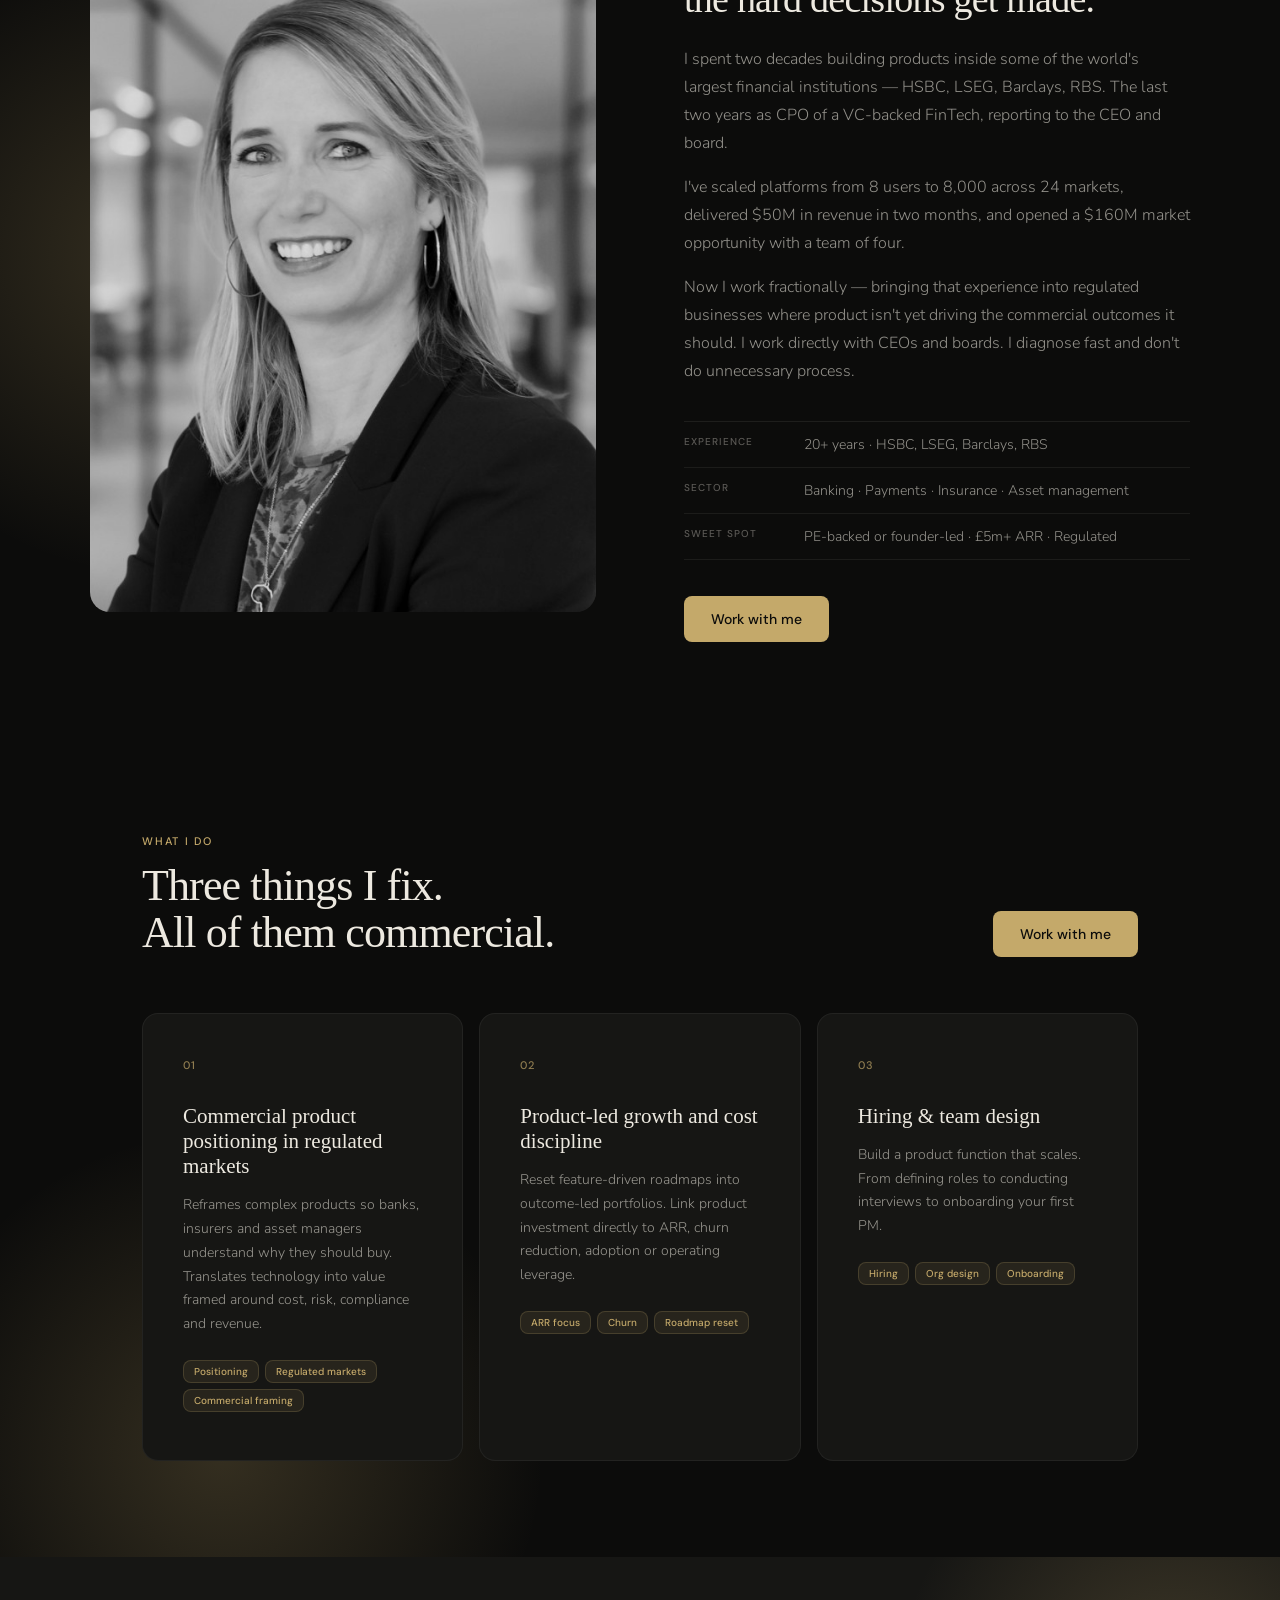
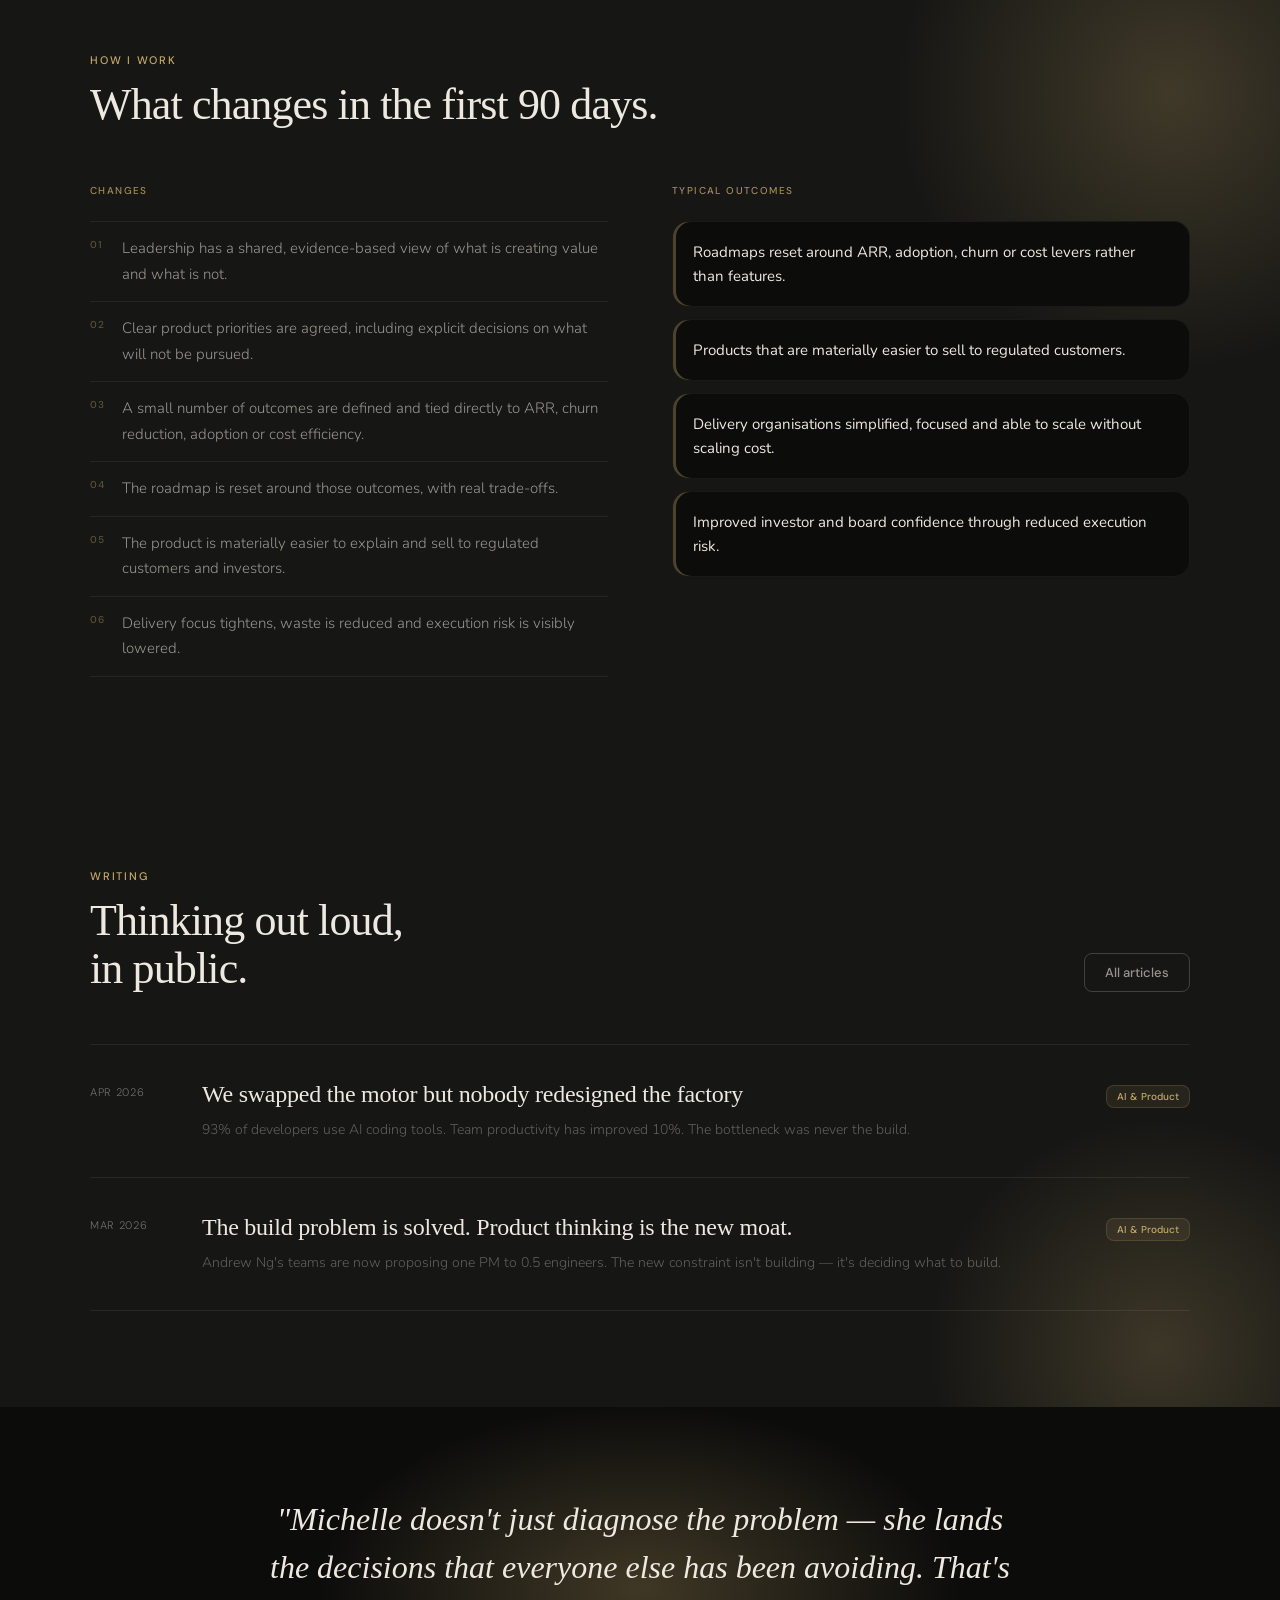
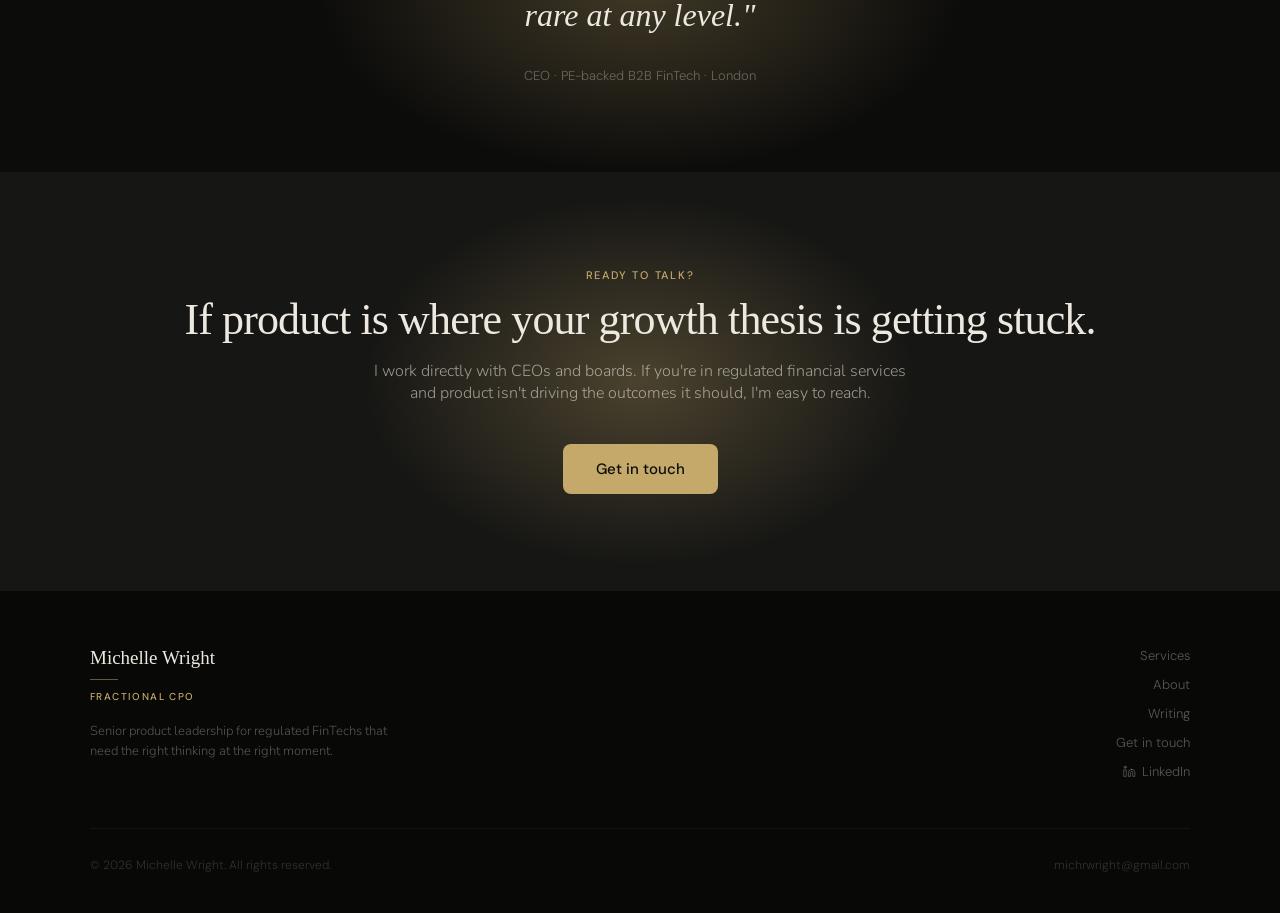
<file: mockup-dark.html>
<!DOCTYPE html>
<html lang="en">
<head>
<meta charset="utf-8">
<meta name="viewport" content="width=device-width, initial-scale=1">
<title>Michelle Wright — Dark Mockup</title>
<link href="https://fonts.googleapis.com/css2?family=Nunito:ital,wght@0,300;0,400;0,500;1,300&family=DM+Sans:wght@400;500&display=swap" rel="stylesheet">
<style>
*, *::before, *::after { box-sizing: border-box; margin: 0; padding: 0; }
html { scroll-behavior: smooth; }
body { background: #0C0C0B; color: #EDE9E0; font-family: 'Nunito', sans-serif; font-weight: 300; -webkit-font-smoothing: antialiased; }

:root {
  --base:        #0C0C0B;
  --surface:     #161614;
  --surface-up:  #1E1C1A;
  --cream:       #EDE9E0;
  --cream-dim:   rgba(237,233,224,0.6);
  --cream-muted: rgba(237,233,224,0.35);
  --cream-ghost: rgba(237,233,224,0.12);
  --gold:        #C4A96A;
  --gold-dim:    rgba(196,169,106,0.18);
  --gold-faint:  rgba(196,169,106,0.08);
  --mid-grey:    #6C6C6C;
  --serif:       Baskerville, 'Baskerville Old Face', Georgia, serif;
  --sans:        'DM Sans', sans-serif;
  --body:        'Nunito', sans-serif;
  --r-sm:        8px;
  --r-md:        16px;
  --r-lg:        20px;
}

/* ── NAV ── */
.nav {
  position: sticky; top: 0; z-index: 100;
  display: flex; align-items: center; justify-content: space-between;
  padding: 20px 52px;
  background: rgba(12,12,11,0.85);
  border-bottom: 1px solid rgba(237,233,224,0.06);
  backdrop-filter: blur(16px);
}
.nav-wordmark { font-family: var(--serif); font-size: 20px; font-weight: 500; color: var(--cream); letter-spacing: -0.01em; text-decoration: none; display: block; }
.nav-sub { font-family: var(--sans); font-size: 10px; font-weight: 500; letter-spacing: 0.14em; text-transform: uppercase; color: var(--gold); margin-top: 2px; }
.nav-links { display: flex; gap: 32px; align-items: center; }
.nav-links a { font-family: var(--sans); font-size: 13px; color: var(--cream-dim); text-decoration: none; transition: color 150ms ease; }
.nav-links a:hover { color: var(--cream); }
.nav-cta { font-family: var(--sans); font-size: 13px; font-weight: 500; background: var(--gold); color: #0C0C0B !important; padding: 10px 20px; border-radius: var(--r-sm); text-decoration: none !important; transition: opacity 150ms ease; }
.nav-cta:hover { opacity: 0.85; }

/* ── BUTTONS ── */
.btn { font-family: var(--sans); font-size: 14px; font-weight: 500; padding: 13px 26px; border-radius: var(--r-sm); text-decoration: none; display: inline-flex; align-items: center; gap: 8px; transition: all 150ms ease; border: 1px solid transparent; cursor: pointer; }
.btn-gold    { background: var(--gold); color: #0C0C0B; }
.btn-gold:hover { opacity: 0.88; }
.btn-ghost   { background: transparent; color: var(--cream); border-color: rgba(237,233,224,0.25); }
.btn-ghost:hover { background: var(--cream-ghost); }
.btn-outline { background: transparent; color: var(--cream-dim); border-color: rgba(237,233,224,0.2); }
.btn-outline:hover { color: var(--cream); border-color: rgba(237,233,224,0.5); }

/* ── SHARED ── */
.eyebrow { font-family: var(--sans); font-size: 11px; font-weight: 500; letter-spacing: 0.16em; text-transform: uppercase; color: var(--gold); margin-bottom: 14px; }
.inner { max-width: 1100px; margin: 0 auto; padding: 0 52px; }
.section-blob { position: relative; overflow: hidden; }

/* ── HERO ── */
.hero {
  position: relative; min-height: 92vh;
  display: flex; flex-direction: column; justify-content: flex-end;
  overflow: hidden;
  background: var(--base);
}
.hero::before {
  content: '';
  position: absolute; inset: 0;
  background:
    radial-gradient(ellipse 70% 60% at 85% 15%, rgba(196,169,106,0.32) 0%, transparent 65%),
    radial-gradient(ellipse 50% 50% at 10% 80%, rgba(196,169,106,0.14) 0%, transparent 60%);
  pointer-events: none; z-index: 1;
}
.hero-bg {
  position: absolute; inset: 0;
  background-image: url('https://images.unsplash.com/photo-1486406146926-c627a92ad1ab?w=2000&q=85&fit=crop&fm=jpg');
  background-size: cover; background-position: center 30%;
  filter: grayscale(100%) brightness(0.12) contrast(1.1);
  transform: scale(1.03);
}
.hero-content { position: relative; z-index: 2; max-width: 1100px; margin: 0 auto; width: 100%; padding: 0 52px 88px; }
.hero-eyebrow { font-family: var(--sans); font-size: 11px; font-weight: 500; letter-spacing: 0.18em; text-transform: uppercase; color: var(--gold); margin-bottom: 24px; }
h1.hero-h1 { font-family: var(--serif); font-size: 76px; font-weight: 400; line-height: 1.03; letter-spacing: -0.025em; color: var(--cream); max-width: 800px; margin-bottom: 32px; }
.hero-sub { font-size: 18px; font-weight: 300; line-height: 1.65; color: var(--cream-dim); max-width: 480px; margin-bottom: 48px; }
.hero-ctas { display: flex; gap: 14px; align-items: center; }
.hero-stats { position: relative; z-index: 2; display: grid; grid-template-columns: repeat(4,1fr); border-top: 1px solid rgba(237,233,224,0.07); }
.hero-stat { padding: 28px 52px; border-right: 1px solid rgba(237,233,224,0.06); }
.hero-stat:last-child { border-right: none; }
.stat-num { font-family: var(--serif); font-size: 36px; color: var(--cream); line-height: 1; margin-bottom: 5px; }
.stat-label { font-family: var(--sans); font-size: 12px; color: var(--cream-muted); }

/* ── INTRO ── */
.intro {
  position: relative; overflow: hidden;
  background: var(--surface);
  padding: 96px 52px;
}
.intro::before {
  content: '';
  position: absolute;
  top: -40%; right: -20%;
  width: 600px; height: 600px;
  background: radial-gradient(ellipse, rgba(196,169,106,0.25) 0%, transparent 65%);
  pointer-events: none;
}
.intro-inner { max-width: 1100px; margin: 0 auto; display: grid; grid-template-columns: 1fr 1fr; gap: 96px; align-items: center; position: relative; }
.intro-quote { font-family: var(--serif); font-size: 30px; font-weight: 400; line-height: 1.38; color: var(--cream); letter-spacing: -0.01em; }
.intro-quote em { font-style: italic; color: var(--gold); }
.intro-divider { width: 36px; height: 1px; background: var(--gold); margin-bottom: 24px; opacity: 0.5; }
.intro-body p { font-size: 16px; font-weight: 300; line-height: 1.75; color: var(--cream-dim); margin-bottom: 18px; }

/* ── SERVICES ── */
.services {
  position: relative; overflow: hidden;
  background: var(--base);
  padding: 96px 0;
}
.services::before {
  content: '';
  position: absolute;
  bottom: -30%; left: -10%;
  width: 700px; height: 700px;
  background: radial-gradient(ellipse, rgba(196,169,106,0.22) 0%, transparent 65%);
  pointer-events: none;
}
.services-header { max-width: 1100px; margin: 0 auto 56px; padding: 0 52px; display: flex; justify-content: space-between; align-items: flex-end; position: relative; }
.services-h2 { font-family: var(--serif); font-size: 44px; font-weight: 400; line-height: 1.08; letter-spacing: -0.02em; color: var(--cream); }
.services-grid { display: grid; grid-template-columns: repeat(3,1fr); gap: 16px; padding: 0 52px; max-width: 1100px; margin: 0 auto; position: relative; }
.svc { background: var(--surface); padding: 44px 40px 48px; border-radius: var(--r-md); border: 1px solid rgba(237,233,224,0.06); transition: border-color 200ms ease, background 200ms ease; }
.svc:hover { border-color: rgba(196,169,106,0.25); background: var(--surface-up); }
.svc-num { font-family: var(--sans); font-size: 11px; color: var(--gold); font-weight: 500; letter-spacing: 0.08em; margin-bottom: 32px; opacity: 0.7; }
.svc-title { font-family: var(--serif); font-size: 21px; color: var(--cream); line-height: 1.2; margin-bottom: 14px; }
.svc-body { font-size: 14px; font-weight: 300; color: var(--cream-dim); line-height: 1.7; margin-bottom: 24px; }
.svc-tags { display: flex; flex-wrap: wrap; gap: 6px; }
.svc-tag { font-family: var(--sans); font-size: 10px; font-weight: 500; padding: 4px 10px; background: rgba(196,169,106,0.1); color: var(--gold); border-radius: var(--r-sm); border: 1px solid rgba(196,169,106,0.2); }

/* ── FIRST 90 DAYS ── */
.ninety {
  position: relative; overflow: hidden;
  background: var(--surface);
  padding: 96px 52px;
}
.ninety::before {
  content: '';
  position: absolute;
  top: -20%; right: -15%;
  width: 600px; height: 600px;
  background: radial-gradient(ellipse, rgba(196,169,106,0.24) 0%, transparent 65%);
  pointer-events: none;
}
.ninety-inner { max-width: 1100px; margin: 0 auto; position: relative; }
.ninety-header { margin-bottom: 56px; }
.ninety-h2 { font-family: var(--serif); font-size: 44px; font-weight: 400; line-height: 1.08; letter-spacing: -0.02em; color: var(--cream); margin-top: 14px; }
.ninety-cols { display: grid; grid-template-columns: 1fr 1fr; gap: 64px; }
.ninety-col-label { font-family: var(--sans); font-size: 10px; font-weight: 500; letter-spacing: 0.14em; text-transform: uppercase; color: var(--gold); margin-bottom: 24px; opacity: 0.8; }

/* Left col — plain numbered list */
.ninety-list { list-style: none; padding: 0; display: flex; flex-direction: column; counter-reset: ninety-counter; }
.ninety-list li {
  font-size: 15px; font-weight: 300; color: var(--cream-dim); line-height: 1.7;
  padding: 14px 0 14px 32px;
  border-bottom: 1px solid rgba(237,233,224,0.07);
  position: relative;
  counter-increment: ninety-counter;
}
.ninety-list li:first-child { border-top: 1px solid rgba(237,233,224,0.07); }
.ninety-list li::before {
  content: counter(ninety-counter, decimal-leading-zero);
  position: absolute; left: 0; top: 14px;
  font-family: var(--sans); font-size: 10px; font-weight: 500;
  color: rgba(196,169,106,0.4); letter-spacing: 0.05em;
}

/* Right col — outcome cards */
.ninety-outcomes { display: flex; flex-direction: column; gap: 12px; }
.ninety-outcomes li {
  font-size: 15px; font-weight: 400; color: var(--cream); line-height: 1.6;
  padding: 18px 20px 18px 20px;
  background: var(--base);
  border-radius: var(--r-md);
  border: 1px solid rgba(237,233,224,0.06);
  box-shadow: inset 3px 0 0 rgba(196,169,106,0.35);
  list-style: none;
  position: relative;
}
.ninety-outcomes li::before { display: none; }

/* ── ABOUT ── */
.about {
  position: relative; overflow: hidden;
  background: var(--base);
  padding: 96px 52px;
}
.about::before {
  content: '';
  position: absolute;
  top: 10%; left: -15%;
  width: 700px; height: 700px;
  background: radial-gradient(ellipse, rgba(196,169,106,0.22) 0%, transparent 65%);
  pointer-events: none;
}
.about-inner { max-width: 1100px; margin: 0 auto; display: grid; grid-template-columns: 1fr 1fr; gap: 88px; align-items: center; position: relative; }
.about-img { aspect-ratio: 3/4; overflow: hidden; border-radius: var(--r-lg); background: var(--surface); }
.about-img img { width: 100%; height: 100%; object-fit: cover; object-position: center top; filter: grayscale(100%) contrast(1.08) brightness(0.85); }
.about-eyebrow { font-family: var(--sans); font-size: 11px; font-weight: 500; letter-spacing: 0.16em; text-transform: uppercase; color: var(--gold); margin-bottom: 16px; }
.about-h2 { font-family: var(--serif); font-size: 38px; font-weight: 400; line-height: 1.1; letter-spacing: -0.02em; color: var(--cream); margin-bottom: 24px; }
.about-body { font-size: 16px; font-weight: 300; line-height: 1.75; color: var(--cream-dim); margin-bottom: 16px; }
.creds { margin-top: 36px; border-top: 1px solid rgba(237,233,224,0.08); }
.cred-row { display: flex; gap: 20px; padding: 13px 0; border-bottom: 1px solid rgba(237,233,224,0.07); }
.cred-label { font-family: var(--sans); font-size: 10px; font-weight: 500; letter-spacing: 0.1em; text-transform: uppercase; color: var(--cream-muted); min-width: 100px; flex-shrink: 0; }
.cred-val { font-size: 14px; font-weight: 300; color: var(--cream-dim); }

/* ── WRITING ── */
.writing {
  position: relative; overflow: hidden;
  background: var(--surface);
  padding: 96px 52px;
}
.writing::before {
  content: '';
  position: absolute;
  bottom: -30%; right: -10%;
  width: 500px; height: 500px;
  background: radial-gradient(ellipse, rgba(196,169,106,0.22) 0%, transparent 65%);
  pointer-events: none;
}
.writing-inner { max-width: 1100px; margin: 0 auto; position: relative; }
.writing-header { display: flex; justify-content: space-between; align-items: flex-end; margin-bottom: 52px; }
.writing-h2 { font-family: var(--serif); font-size: 44px; font-weight: 400; line-height: 1.08; letter-spacing: -0.02em; color: var(--cream); }
.essay-list { display: flex; flex-direction: column; }
.essay { display: grid; grid-template-columns: 72px 1fr auto; gap: 0 40px; padding: 36px 0; border-bottom: 1px solid rgba(237,233,224,0.08); text-decoration: none; color: inherit; }
.essay:first-child { border-top: 1px solid rgba(237,233,224,0.08); }
.essay:hover .essay-title { color: var(--gold); }
.essay-date { font-family: var(--sans); font-size: 11px; color: var(--mid-grey); letter-spacing: 0.06em; text-transform: uppercase; padding-top: 4px; }
.essay-title { font-family: var(--serif); font-size: 24px; font-weight: 400; line-height: 1.15; letter-spacing: -0.01em; color: var(--cream); margin-bottom: 10px; transition: color 200ms ease; }
.essay-excerpt { font-size: 14px; font-weight: 300; color: var(--cream-muted); line-height: 1.6; }
.essay-tag { font-family: var(--sans); font-size: 10px; font-weight: 500; padding: 4px 10px; background: rgba(196,169,106,0.1); color: var(--gold); border-radius: var(--r-sm); border: 1px solid rgba(196,169,106,0.18); white-space: nowrap; align-self: start; margin-top: 4px; }

/* ── TESTIMONIAL ── */
.testimonial {
  position: relative; overflow: hidden;
  background: var(--base);
  padding: 88px 52px; text-align: center;
}
.testimonial::before {
  content: '';
  position: absolute;
  top: 50%; left: 50%;
  transform: translate(-50%, -50%);
  width: 700px; height: 400px;
  background: radial-gradient(ellipse, rgba(196,169,106,0.28) 0%, transparent 65%);
  pointer-events: none;
}
.t-quote { position: relative; font-family: var(--serif); font-size: 32px; font-style: italic; font-weight: 400; line-height: 1.5; color: var(--cream); max-width: 740px; margin: 0 auto 28px; }
.t-attr { font-family: var(--sans); font-size: 13px; color: var(--cream-muted); position: relative; }

/* ── CTA ── */
.cta {
  position: relative; overflow: hidden;
  background: var(--surface);
  padding: 96px 52px; text-align: center;
}
.cta::before {
  content: '';
  position: absolute;
  top: 50%; left: 50%;
  transform: translate(-50%, -50%);
  width: 600px; height: 400px;
  background: radial-gradient(ellipse, rgba(196,169,106,0.30) 0%, transparent 65%);
  pointer-events: none;
}
.cta-h2 { position: relative; font-family: var(--serif); font-size: 44px; font-weight: 400; line-height: 1.08; letter-spacing: -0.02em; color: var(--cream); margin-bottom: 16px; }
.cta-sub { position: relative; font-size: 16px; font-weight: 300; color: var(--cream-dim); margin-bottom: 40px; max-width: 560px; margin-left: auto; margin-right: auto; }

/* ── FOOTER ── */
.footer { background: #080807; padding: 56px 52px 40px; border-top: 1px solid rgba(237,233,224,0.06); }
.footer-inner { max-width: 1100px; margin: 0 auto; display: grid; grid-template-columns: 1fr auto; gap: 40px; margin-bottom: 48px; }
.footer-wordmark { font-family: var(--serif); font-size: 19px; color: var(--cream); margin-bottom: 4px; }
.footer-gold { width: 28px; height: 1px; background: var(--gold); margin: 10px 0; opacity: 0.5; }
.footer-sub { font-family: var(--sans); font-size: 10px; font-weight: 500; letter-spacing: 0.14em; text-transform: uppercase; color: var(--gold); }
.footer-tagline { font-size: 13px; font-weight: 300; color: var(--cream-muted); max-width: 300px; line-height: 1.6; margin-top: 18px; }
.footer-links { display: flex; flex-direction: column; gap: 12px; align-items: flex-end; }
.footer-link { font-family: var(--sans); font-size: 13px; color: rgba(237,233,224,0.35); text-decoration: none; transition: color 150ms; }
.footer-link:hover { color: var(--cream); }
.footer-bottom { max-width: 1100px; margin: 0 auto; padding-top: 28px; border-top: 1px solid rgba(237,233,224,0.05); display: flex; justify-content: space-between; }
.footer-copy { font-family: var(--sans); font-size: 12px; color: rgba(237,233,224,0.18); }

/* ── FADE IN ── */
.fade-in { opacity: 0; transform: translateY(14px); transition: opacity 500ms ease-out, transform 500ms ease-out; }
.fade-in.visible { opacity: 1; transform: none; }

/* ── MOCKUP BANNER ── */
.mockup-banner {
  background: var(--gold); color: #0C0C0B;
  text-align: center; padding: 10px;
  font-family: var(--sans); font-size: 13px; font-weight: 500;
  letter-spacing: 0.04em;
}

/* ── RESPONSIVE ── */
@media (max-width: 768px) {
  .nav { padding: 16px 24px; }
  .nav-links { gap: 16px; }
  .nav-links a:not(.nav-cta) { display: none; }
  .hero { min-height: 85vh; }
  .hero-content { padding: 0 24px 56px; }
  h1.hero-h1 { font-size: 44px; }
  .hero-sub { font-size: 16px; max-width: 100%; }
  .hero-stats { grid-template-columns: repeat(2,1fr); }
  .hero-stat { padding: 20px 24px; }
  .hero-stat:nth-child(2) { border-right: none; }
  .stat-num { font-size: 28px; }
  .intro { padding: 64px 24px; }
  .intro-inner { grid-template-columns: 1fr; gap: 40px; }
  .intro-quote { font-size: 22px; }
  .services { padding: 64px 0; }
  .services-header { padding: 0 24px; flex-direction: column; align-items: flex-start; gap: 24px; }
  .services-grid { grid-template-columns: 1fr !important; padding: 0 24px; gap: 12px; }
  .ninety { padding: 64px 24px; }
  .ninety-cols { grid-template-columns: 1fr; gap: 40px; }
  .about { padding: 64px 24px; }
  .about-inner { grid-template-columns: 1fr; gap: 40px; }
  .writing { padding: 64px 24px; }
  .writing-header { flex-direction: column; align-items: flex-start; gap: 16px; }
  .testimonial { padding: 64px 24px; }
  .t-quote { font-size: 22px; }
  .cta { padding: 64px 24px; }
  .footer { padding: 48px 24px 32px; }
  .footer-inner { grid-template-columns: 1fr; gap: 32px; }
  .essay { grid-template-columns: 56px 1fr; gap: 0 16px; padding: 28px 0; }
  .essay-tag { display: none; }
}
</style>
</head>
<body>

<div class="mockup-banner">MOCKUP — Dark direction concept · Not live</div>

<!-- NAV -->
<nav class="nav">
  <div>
    <span class="nav-wordmark">Michelle Wright</span>
    <span class="nav-sub">Fractional CPO</span>
  </div>
  <div class="nav-links">
    <a href="#services">Services</a>
    <a href="#about">About</a>
    <a href="writing/index.html">Writing</a>
    <a href="contact.html" class="nav-cta">Get in touch</a>
  </div>
</nav>

<!-- HERO -->
<section class="hero">
  <div class="hero-bg"></div>
  <div class="hero-content">
    <div class="hero-eyebrow">Fractional CPO</div>
    <h1 class="hero-h1">Your technology is strong.<br>Your product is hard to sell.</h1>
    <p class="hero-sub">I work with PE-backed and founder-led businesses in regulated financial services — closing the gap between strong technology and commercial traction.</p>
    <div class="hero-ctas">
      <a href="contact.html" class="btn btn-gold">Work with me</a>
      <a href="#services" class="btn btn-ghost">See how I work</a>
    </div>
  </div>
  <div class="hero-stats">
    <div class="hero-stat"><div class="stat-num">20+</div><div class="stat-label">Years in product</div></div>
    <div class="hero-stat"><div class="stat-num">$50M</div><div class="stat-label">Revenue delivered at HSBC</div></div>
    <div class="hero-stat"><div class="stat-num">24</div><div class="stat-label">Markets scaled at HSBC</div></div>
    <div class="hero-stat"><div class="stat-num">$160M</div><div class="stat-label">Market opportunity opened</div></div>
  </div>
</section>

<!-- INTRO -->
<section class="intro">
  <div class="intro-inner">
    <div class="fade-in intro-quote">"Somewhere between product and commercial outcomes, the connection has broken — the CRO has quietly stopped trusting the roadmap and the exec team knows something is wrong but <em>can't agree on what.</em>"</div>
    <div class="fade-in">
      <div class="intro-divider"></div>
      <div class="intro-body">
        <p>I diagnose fast. Whether it's a prioritisation problem, a commercial clarity problem, a structural one — or something the leadership team hasn't been able to name yet.</p>
        <p>Then I land the decisions and reset product around the levers that actually matter: revenue, churn, and cost efficiency. Without the overhead of a full-time executive hire.</p>
        <div style="margin-top:8px;"><a href="#about" class="btn btn-outline" style="font-size:13px;padding:10px 20px;">About me</a></div>
      </div>
    </div>
  </div>
</section>

<!-- ABOUT -->
<section class="about" id="about">
  <div class="about-inner">
    <div class="about-img fade-in">
      <img src="uploads/linked in photo.jpeg" alt="Michelle Wright">
    </div>
    <div class="fade-in">
      <div class="about-eyebrow">About Michelle</div>
      <h2 class="about-h2">Twenty years in the room where the hard decisions get made.</h2>
      <p class="about-body">I spent two decades building products inside some of the world's largest financial institutions — HSBC, LSEG, Barclays, RBS. The last two years as CPO of a VC-backed FinTech, reporting to the CEO and board.</p>
      <p class="about-body">I've scaled platforms from 8 users to 8,000 across 24 markets, delivered $50M in revenue in two months, and opened a $160M market opportunity with a team of four.</p>
      <p class="about-body">Now I work fractionally — bringing that experience into regulated businesses where product isn't yet driving the commercial outcomes it should. I work directly with CEOs and boards. I diagnose fast and don't do unnecessary process.</p>
      <div class="creds">
        <div class="cred-row"><span class="cred-label">Experience</span><span class="cred-val">20+ years · HSBC, LSEG, Barclays, RBS</span></div>
        <div class="cred-row"><span class="cred-label">Sector</span><span class="cred-val">Banking · Payments · Insurance · Asset management</span></div>
        <div class="cred-row"><span class="cred-label">Sweet spot</span><span class="cred-val">PE-backed or founder-led · £5m+ ARR · Regulated</span></div>
      </div>
      <div style="margin-top:36px;"><a href="contact.html" class="btn btn-gold">Work with me</a></div>
    </div>
  </div>
</section>

<!-- SERVICES -->
<section class="services" id="services">
  <div class="services-header">
    <div>
      <div class="eyebrow">What I do</div>
      <div class="services-h2">Three things I fix.<br>All of them commercial.</div>
    </div>
    <a href="contact.html" class="btn btn-gold">Work with me</a>
  </div>
  <div class="services-grid">
    <div class="svc fade-in">
      <div class="svc-num">01</div>
      <div class="svc-title">Commercial product positioning in regulated markets</div>
      <div class="svc-body">Reframes complex products so banks, insurers and asset managers understand why they should buy. Translates technology into value framed around cost, risk, compliance and revenue.</div>
      <div class="svc-tags"><span class="svc-tag">Positioning</span><span class="svc-tag">Regulated markets</span><span class="svc-tag">Commercial framing</span></div>
    </div>
    <div class="svc fade-in">
      <div class="svc-num">02</div>
      <div class="svc-title">Product-led growth and cost discipline</div>
      <div class="svc-body">Reset feature-driven roadmaps into outcome-led portfolios. Link product investment directly to ARR, churn reduction, adoption or operating leverage.</div>
      <div class="svc-tags"><span class="svc-tag">ARR focus</span><span class="svc-tag">Churn</span><span class="svc-tag">Roadmap reset</span></div>
    </div>
    <div class="svc fade-in">
      <div class="svc-num">03</div>
      <div class="svc-title">Hiring & team design</div>
      <div class="svc-body">Build a product function that scales. From defining roles to conducting interviews to onboarding your first PM.</div>
      <div class="svc-tags"><span class="svc-tag">Hiring</span><span class="svc-tag">Org design</span><span class="svc-tag">Onboarding</span></div>
    </div>
  </div>
</section>

<!-- FIRST 90 DAYS -->
<section class="ninety" id="ninety">
  <div class="ninety-inner">
    <div class="fade-in ninety-header">
      <div class="eyebrow">How I work</div>
      <h2 class="ninety-h2">What changes in the first 90 days.</h2>
    </div>
    <div class="ninety-cols fade-in">
      <div class="ninety-col">
        <div class="ninety-col-label">Changes</div>
        <ul class="ninety-list">
          <li>Leadership has a shared, evidence-based view of what is creating value and what is not.</li>
          <li>Clear product priorities are agreed, including explicit decisions on what will not be pursued.</li>
          <li>A small number of outcomes are defined and tied directly to ARR, churn reduction, adoption or cost efficiency.</li>
          <li>The roadmap is reset around those outcomes, with real trade-offs.</li>
          <li>The product is materially easier to explain and sell to regulated customers and investors.</li>
          <li>Delivery focus tightens, waste is reduced and execution risk is visibly lowered.</li>
        </ul>
      </div>
      <div class="ninety-col">
        <div class="ninety-col-label">Typical outcomes</div>
        <ul class="ninety-outcomes">
          <li>Roadmaps reset around ARR, adoption, churn or cost levers rather than features.</li>
          <li>Products that are materially easier to sell to regulated customers.</li>
          <li>Delivery organisations simplified, focused and able to scale without scaling cost.</li>
          <li>Improved investor and board confidence through reduced execution risk.</li>
        </ul>
      </div>
    </div>
  </div>
</section>

<!-- WRITING -->
<section class="writing">
  <div class="writing-inner">
    <div class="writing-header fade-in">
      <div>
        <div class="eyebrow">Writing</div>
        <div class="writing-h2">Thinking out loud,<br>in public.</div>
      </div>
      <a href="writing/index.html" class="btn btn-outline" style="font-size:13px;padding:10px 20px;">All articles</a>
    </div>
    <div class="essay-list">
      <a href="writing/factory-essay.html" class="essay fade-in">
        <div class="essay-date">Apr 2026</div>
        <div>
          <div class="essay-title">We swapped the motor but nobody redesigned the factory</div>
          <div class="essay-excerpt">93% of developers use AI coding tools. Team productivity has improved 10%. The bottleneck was never the build.</div>
        </div>
        <span class="essay-tag">AI &amp; Product</span>
      </a>
      <a href="writing/build-problem.html" class="essay fade-in">
        <div class="essay-date">Mar 2026</div>
        <div>
          <div class="essay-title">The build problem is solved. Product thinking is the new moat.</div>
          <div class="essay-excerpt">Andrew Ng's teams are now proposing one PM to 0.5 engineers. The new constraint isn't building — it's deciding what to build.</div>
        </div>
        <span class="essay-tag">AI &amp; Product</span>
      </a>
    </div>
  </div>
</section>

<!-- TESTIMONIAL -->
<section class="testimonial">
  <div class="t-quote">"Michelle doesn't just diagnose the problem — she lands the decisions that everyone else has been avoiding. That's rare at any level."</div>
  <div class="t-attr">CEO · PE-backed B2B FinTech · London</div>
</section>

<!-- CTA -->
<section class="cta">
  <div class="eyebrow fade-in" style="text-align:center;">Ready to talk?</div>
  <div class="cta-h2 fade-in">If product is where your growth thesis is getting stuck.</div>
  <p class="cta-sub fade-in">I work directly with CEOs and boards. If you're in regulated financial services and product isn't driving the outcomes it should, I'm easy to reach.</p>
  <a href="contact.html" class="btn btn-gold" style="font-size:15px;padding:14px 32px;position:relative;">Get in touch</a>
</section>

<!-- FOOTER -->
<footer class="footer">
  <div class="footer-inner">
    <div>
      <div class="footer-wordmark">Michelle Wright</div>
      <div class="footer-gold"></div>
      <div class="footer-sub">Fractional CPO</div>
      <div class="footer-tagline">Senior product leadership for regulated FinTechs that need the right thinking at the right moment.</div>
    </div>
    <div class="footer-links">
      <a href="#services" class="footer-link">Services</a>
      <a href="#about" class="footer-link">About</a>
      <a href="writing/index.html" class="footer-link">Writing</a>
      <a href="contact.html" class="footer-link">Get in touch</a>
      <a href="https://www.linkedin.com/in/michellereimanwright/" target="_blank" class="footer-link" style="display:inline-flex;align-items:center;gap:6px;">
        <svg width="13" height="13" viewBox="0 0 24 24" fill="none" stroke="currentColor" stroke-width="1.5" stroke-linecap="round" stroke-linejoin="round"><path d="M16 8a6 6 0 0 1 6 6v7h-4v-7a2 2 0 0 0-2-2 2 2 0 0 0-2 2v7h-4v-7a6 6 0 0 1 6-6z"/><rect x="2" y="9" width="4" height="12"/><circle cx="4" cy="4" r="2"/></svg>
        LinkedIn
      </a>
    </div>
  </div>
  <div class="footer-bottom">
    <span class="footer-copy">© 2026 Michelle Wright. All rights reserved.</span>
    <span class="footer-copy">michrwright@gmail.com</span>
  </div>
</footer>

<script>
const obs = new IntersectionObserver(entries => {
  entries.forEach(e => { if (e.isIntersecting) e.target.classList.add('visible'); });
}, { threshold: 0.1 });
document.querySelectorAll('.fade-in').forEach(el => obs.observe(el));
</script>
</body>
</html>
</file>
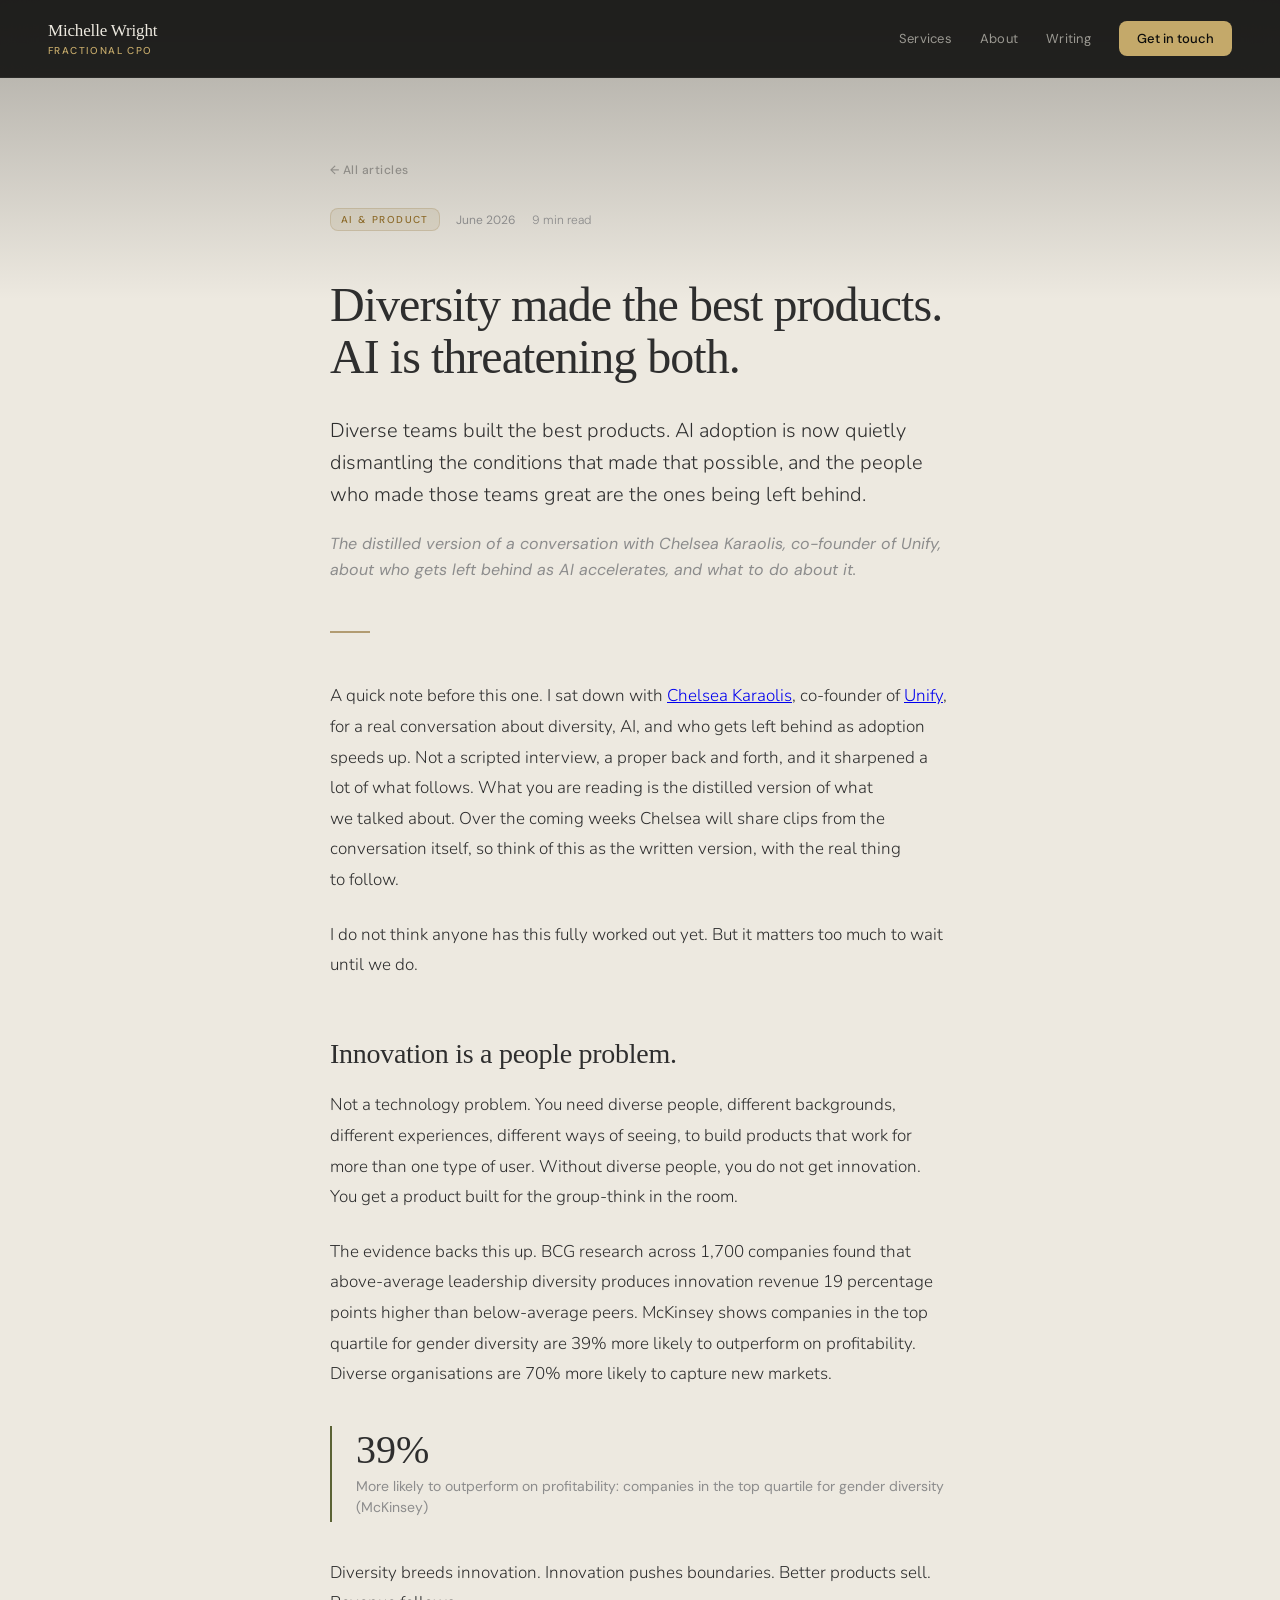
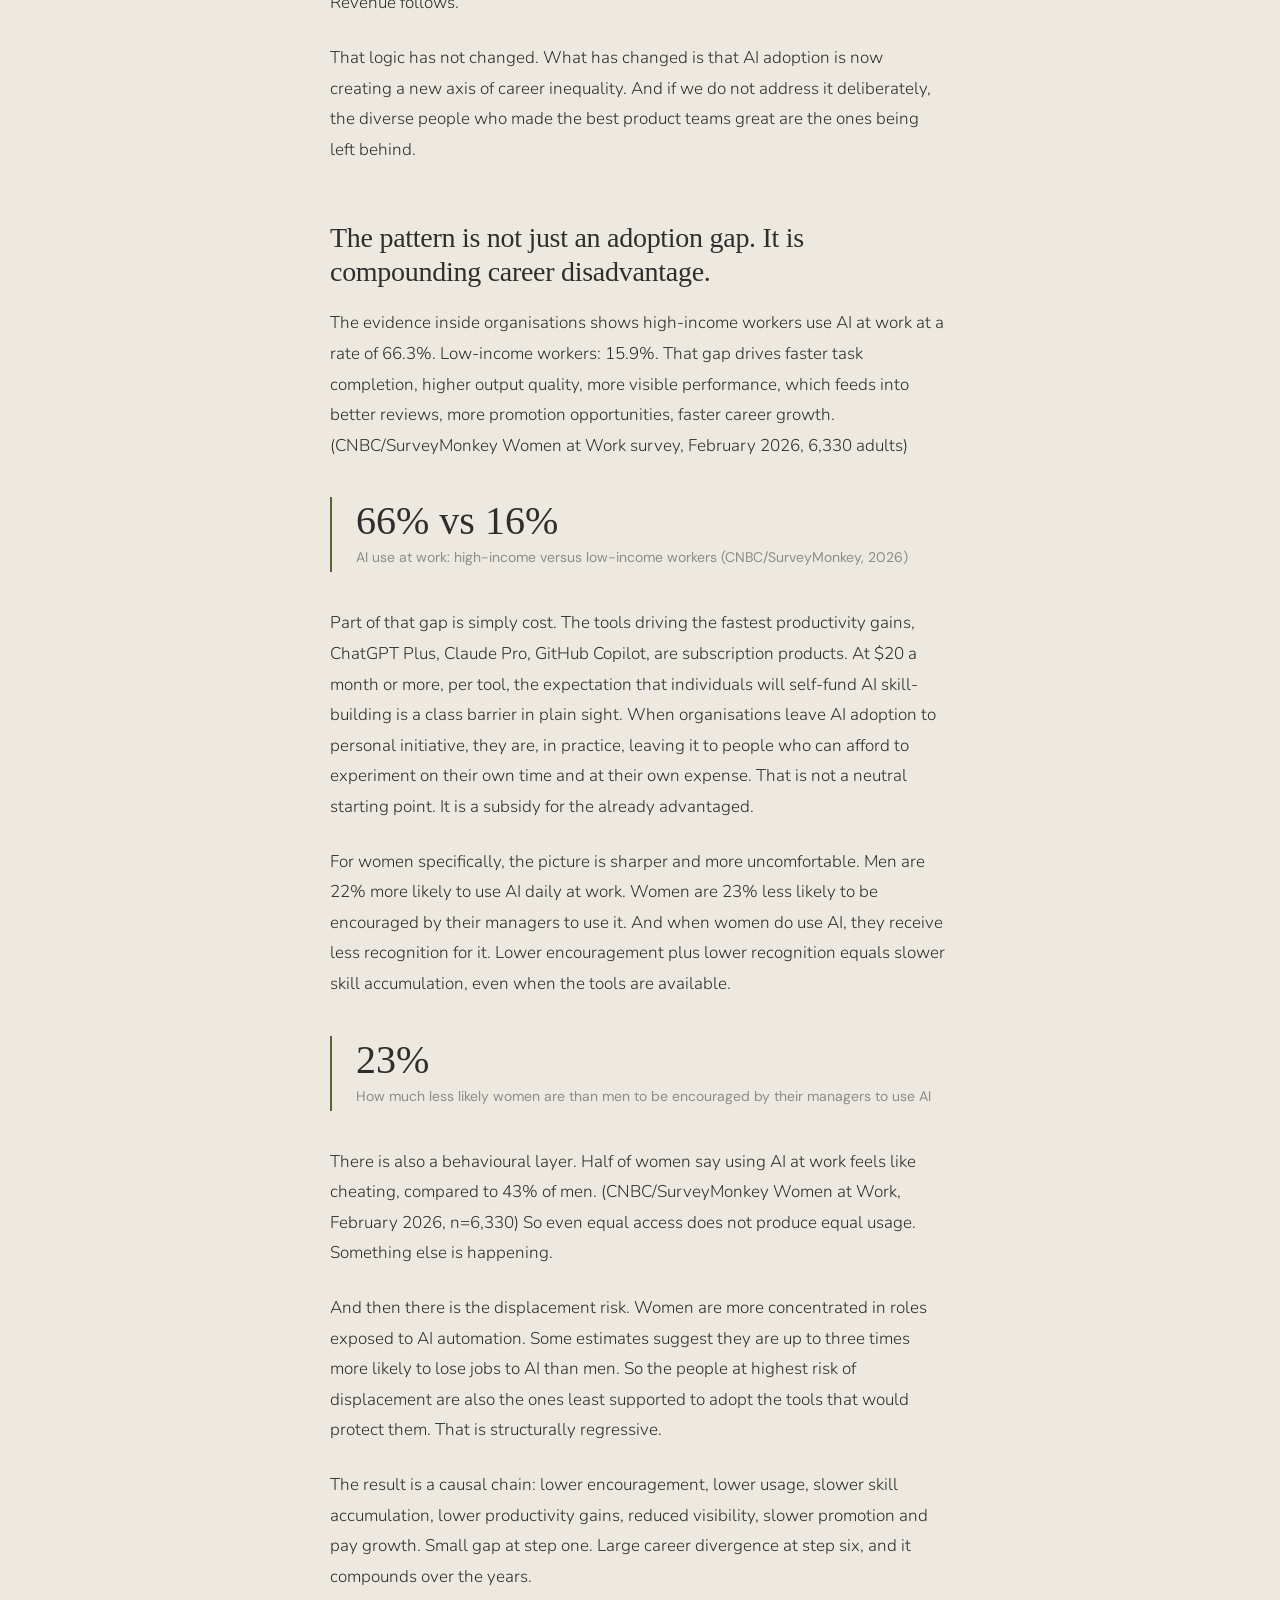
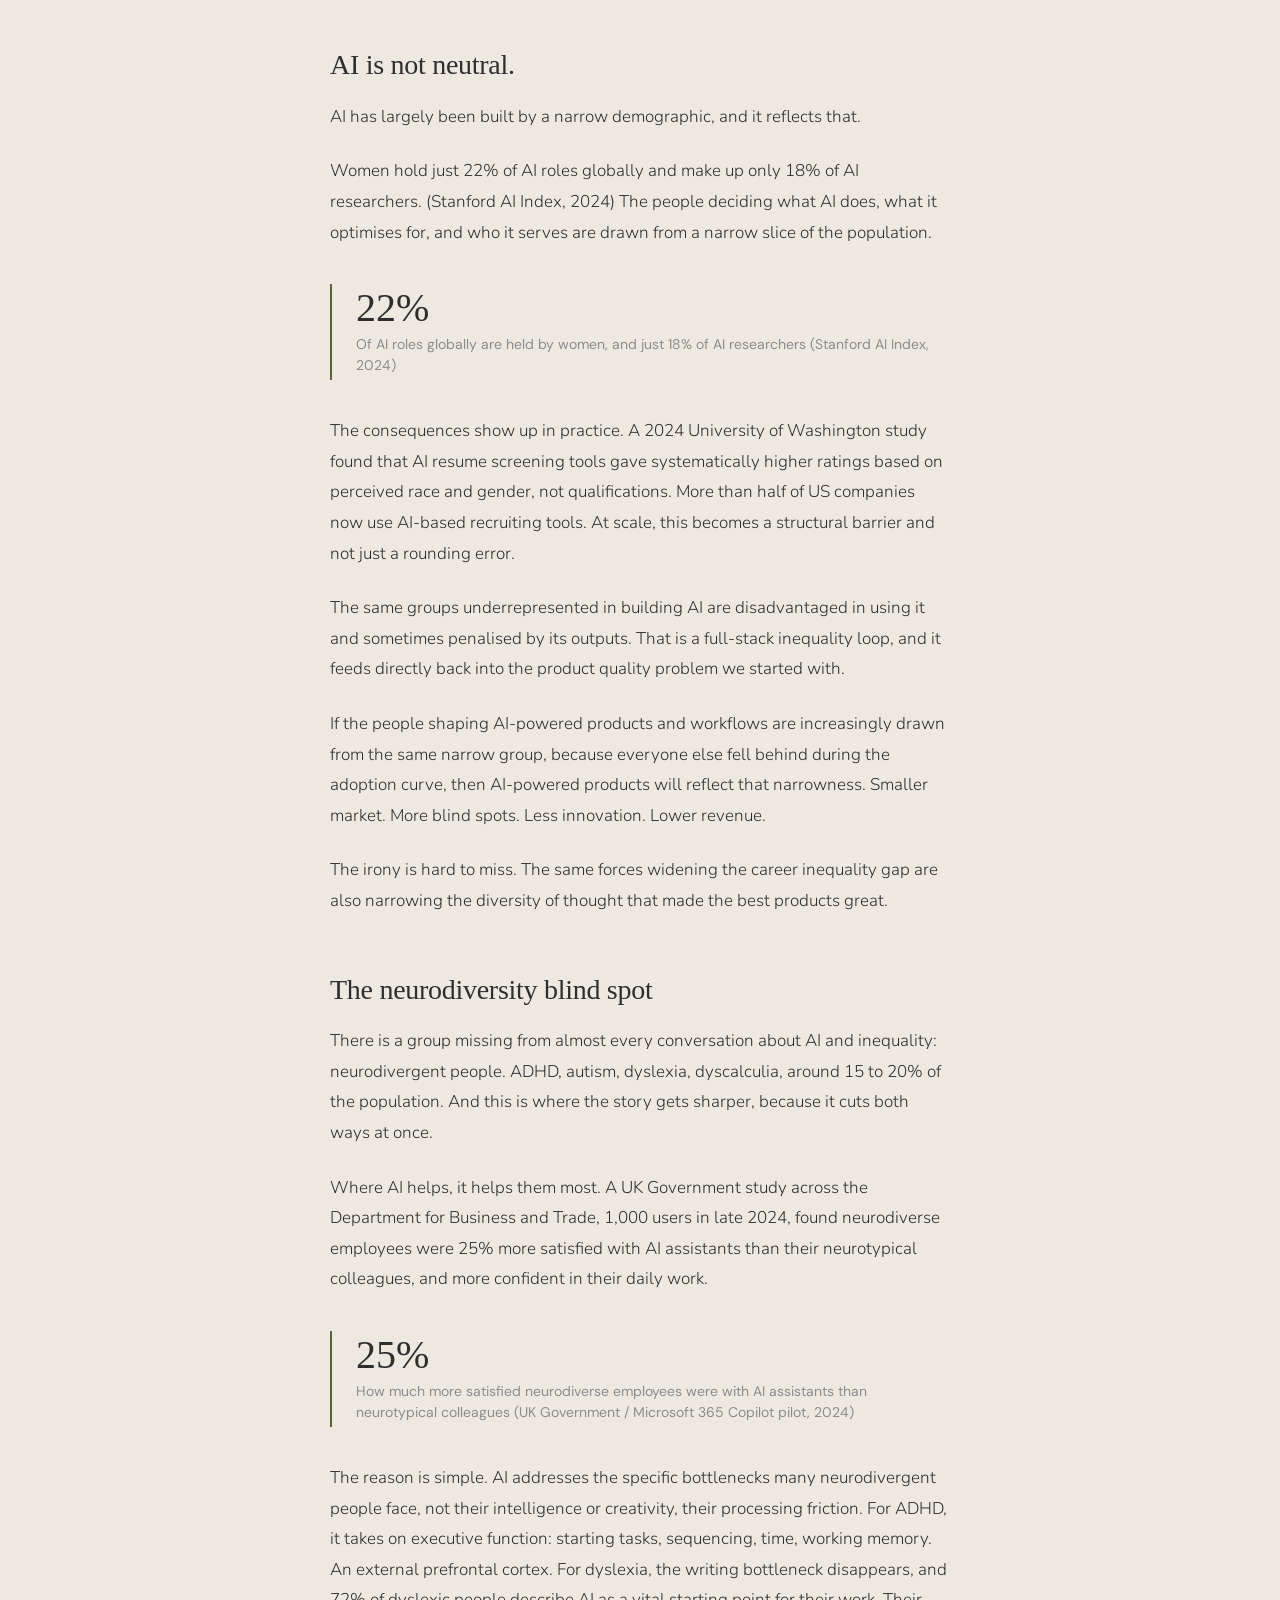
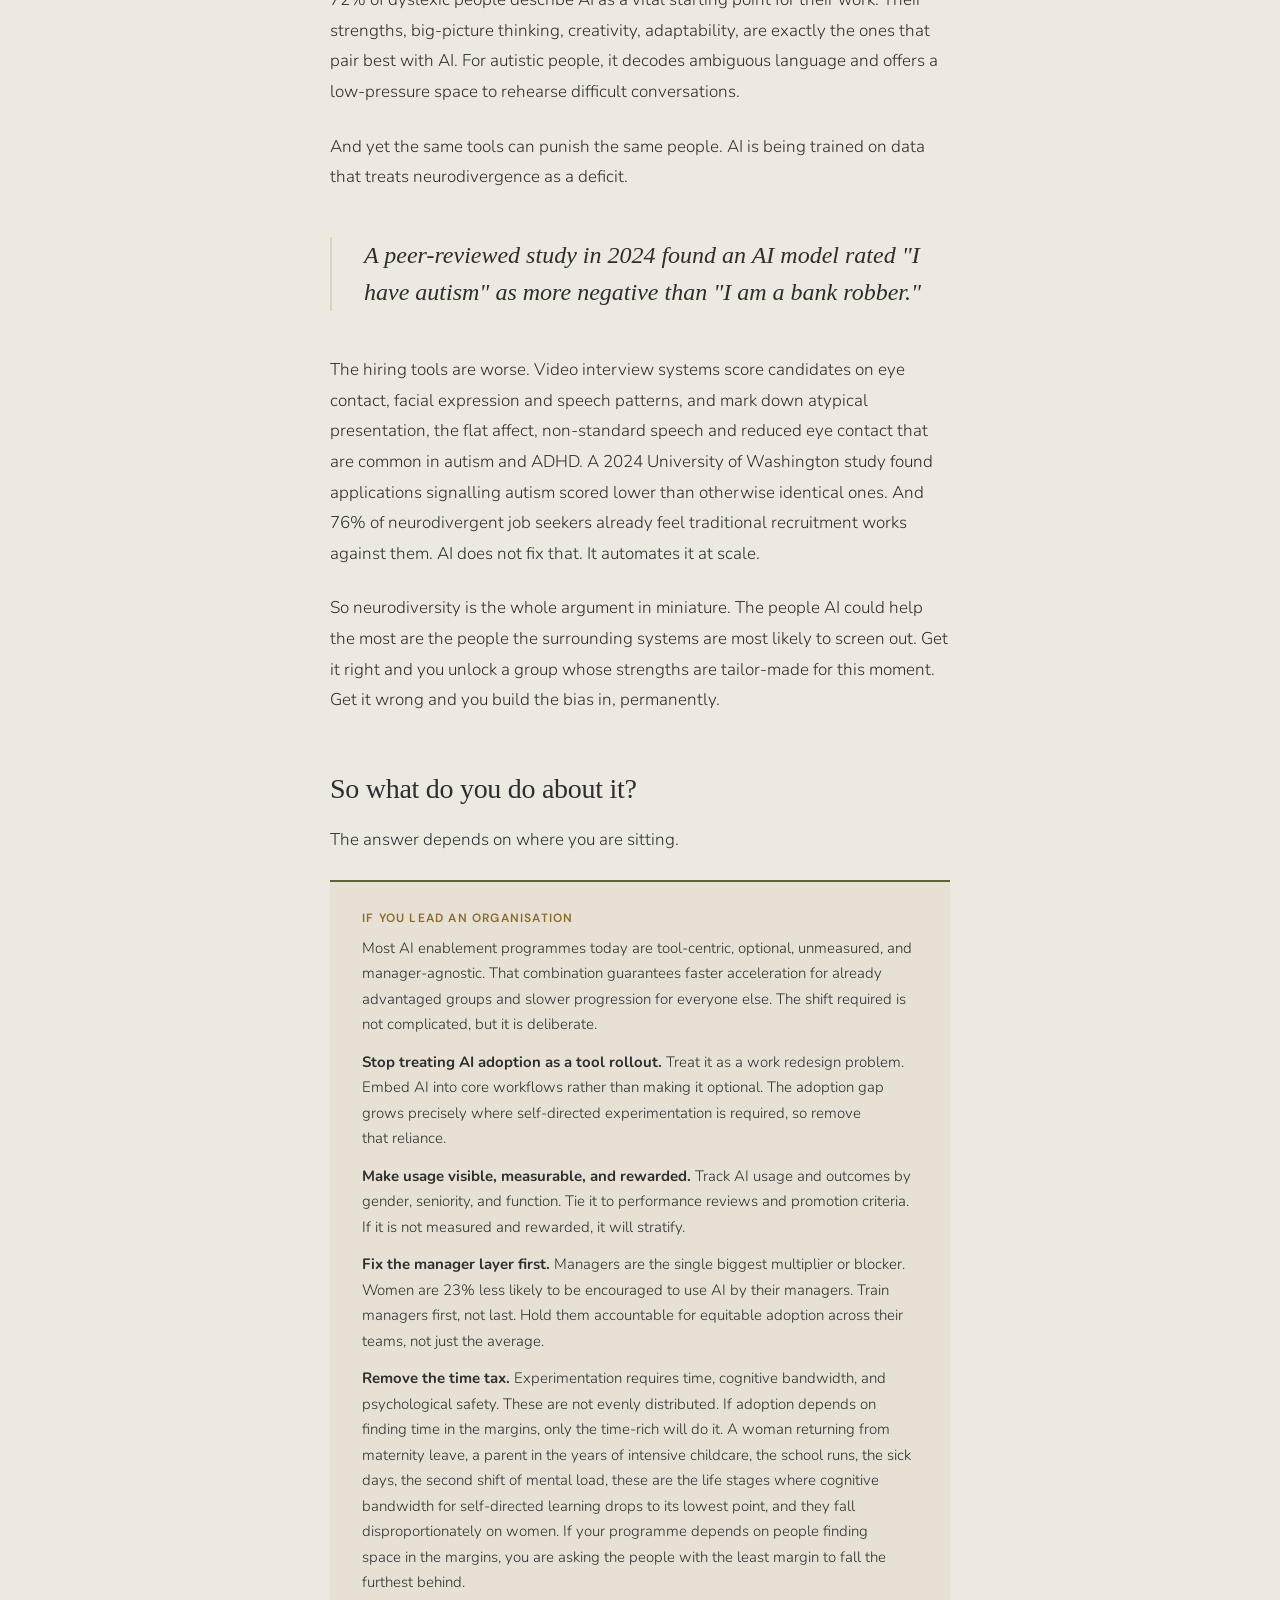
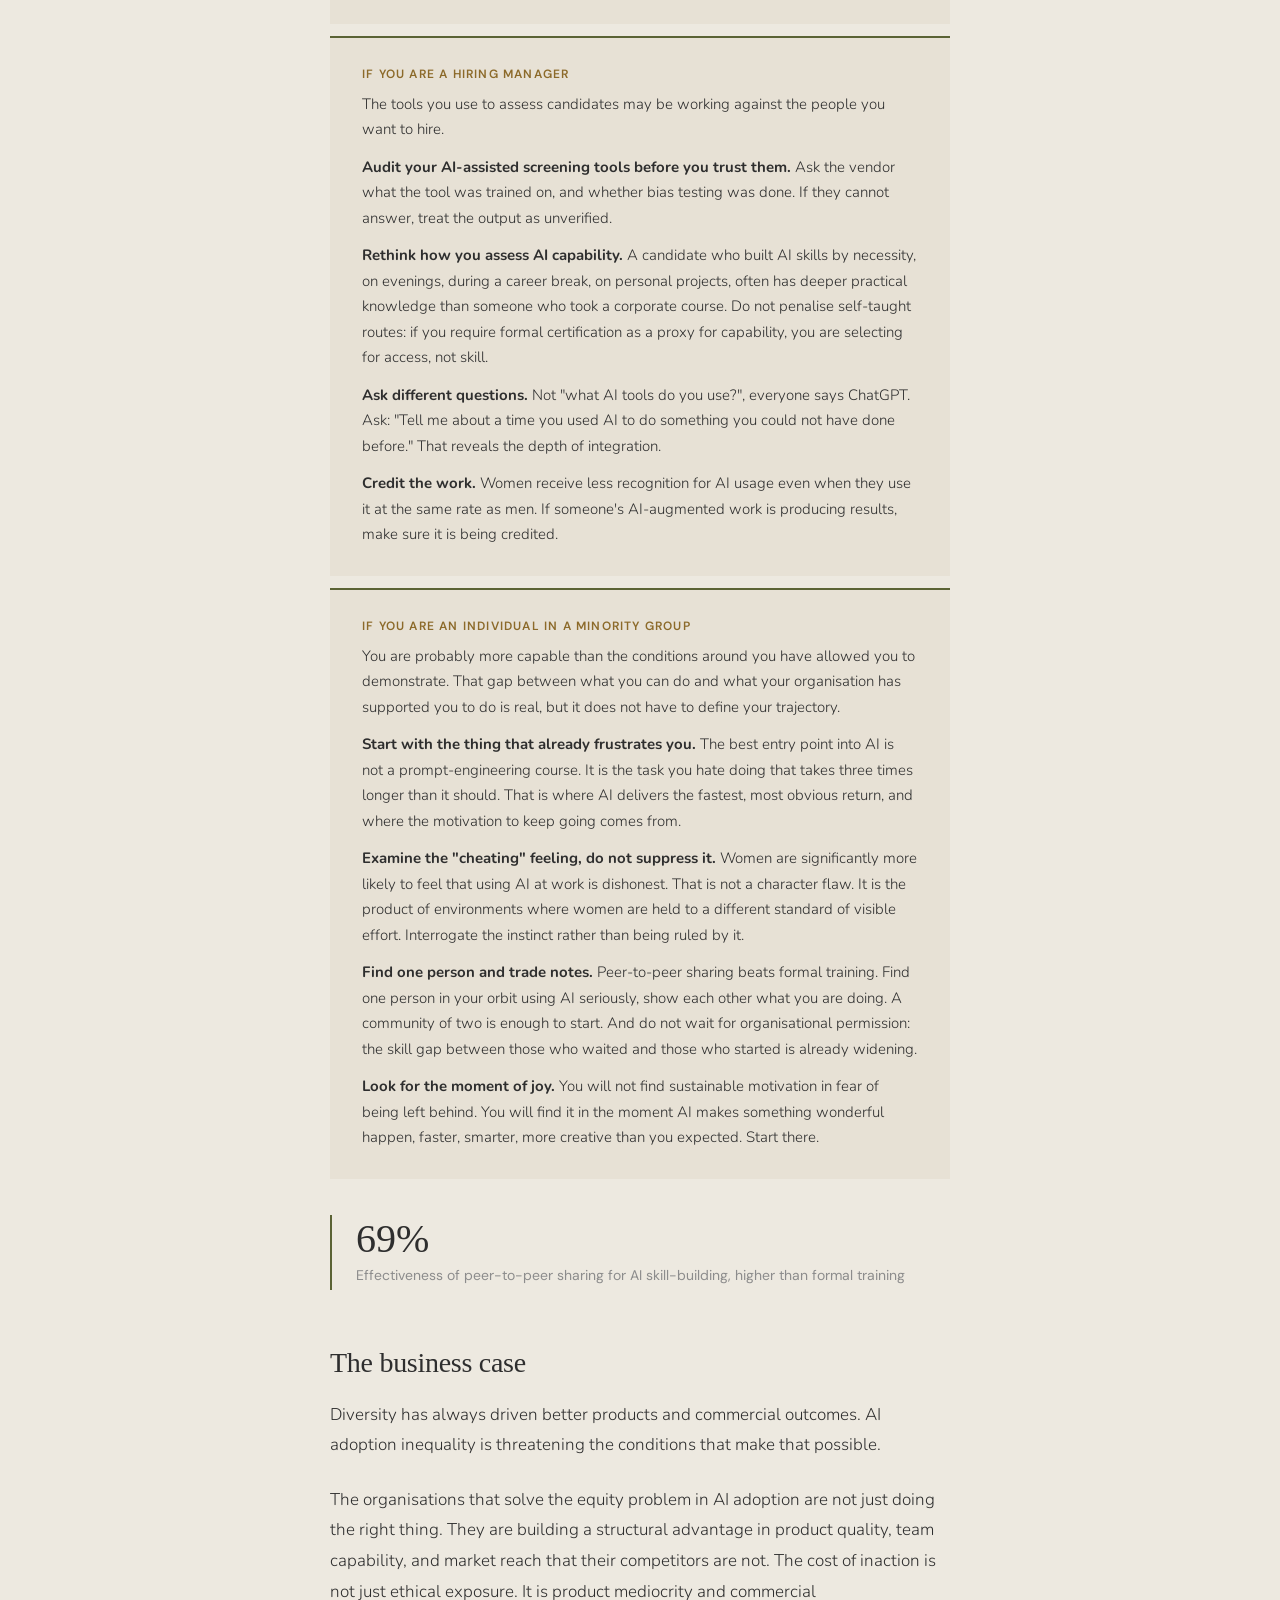
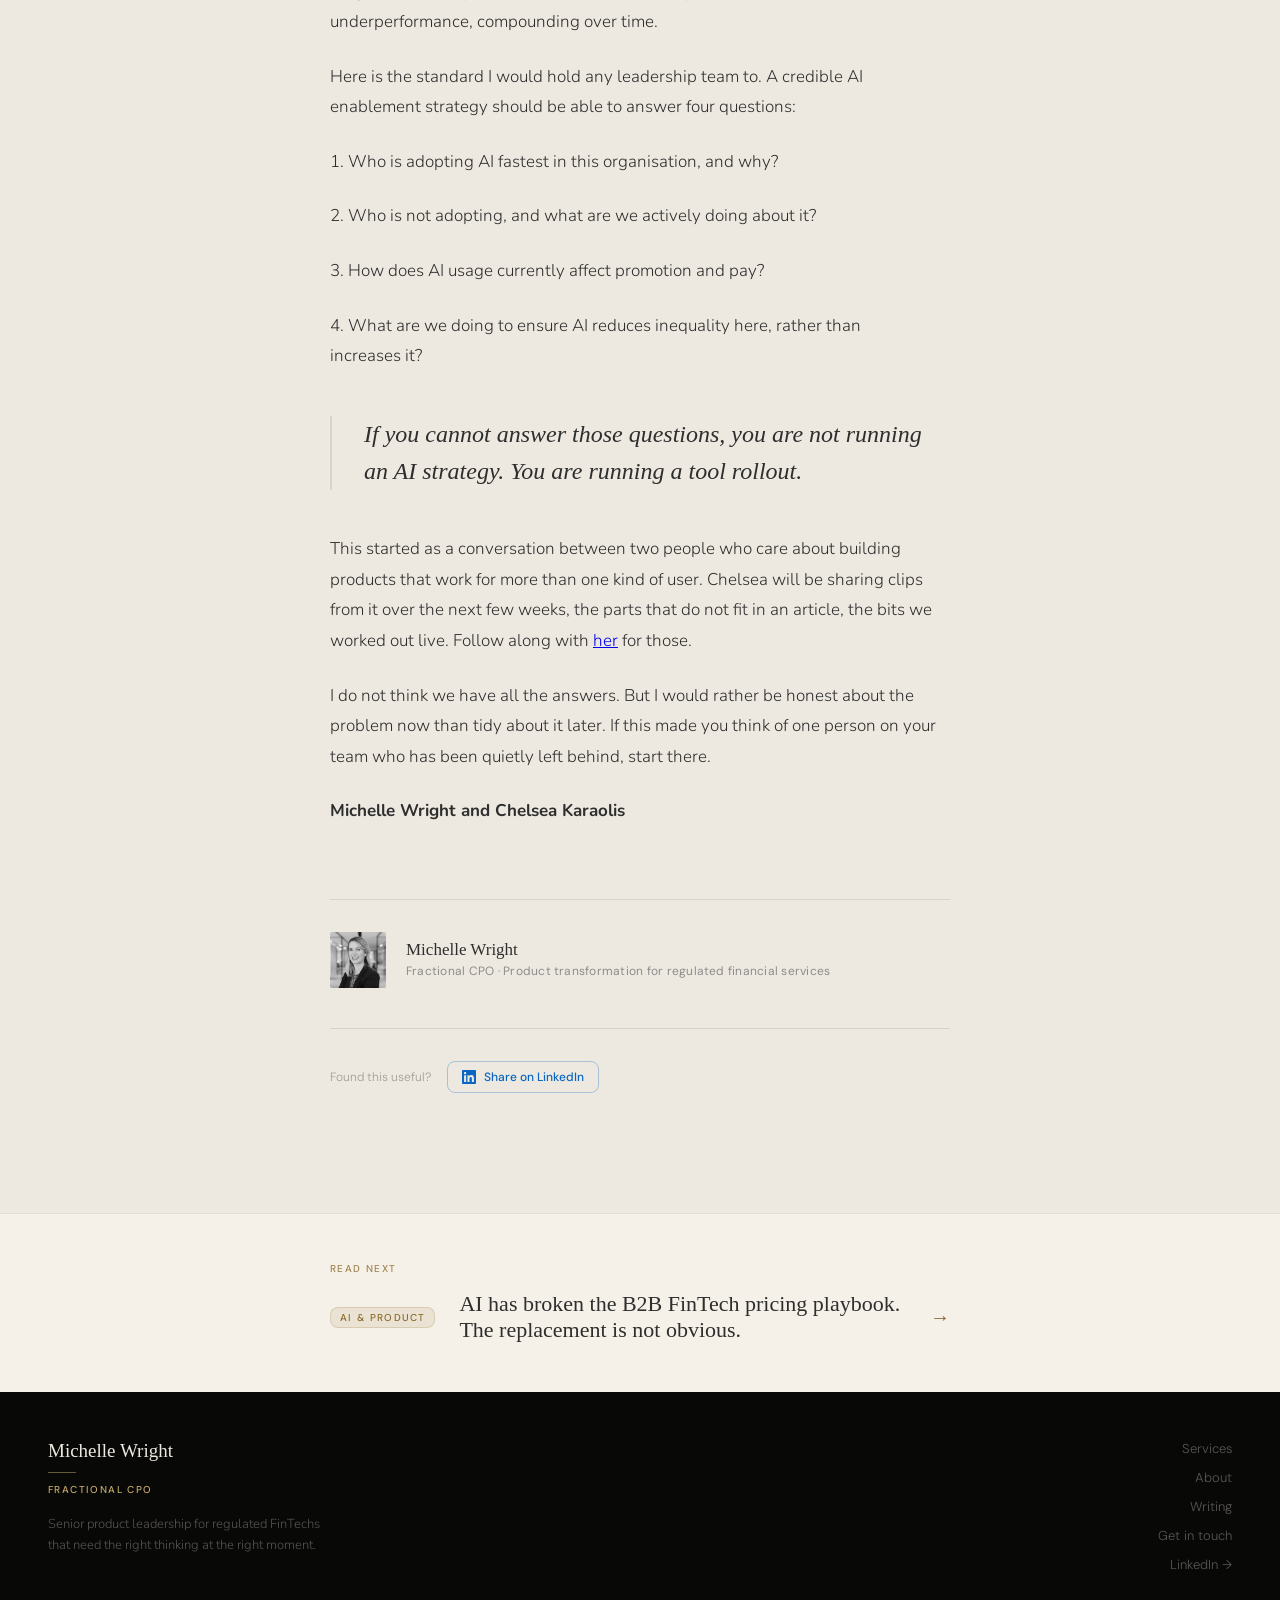
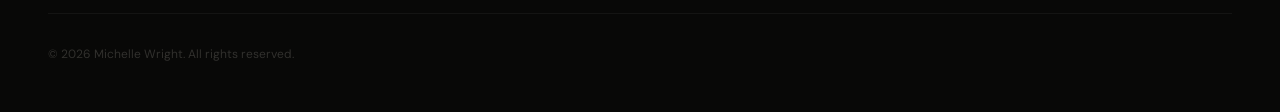
<file: writing/ai-diversity-career-inequality.html>
<!DOCTYPE html>
<html lang="en">
<head>
<!-- Google tag (gtag.js) --><script async src="https://www.googletagmanager.com/gtag/js?id=G-QFN6VKW2MQ"></script>
<script>
  window.dataLayer = window.dataLayer || [];
  function gtag(){dataLayer.push(arguments);}
  gtag('js', new Date());
  gtag('config', 'G-QFN6VKW2MQ');
</script>
<meta charset="utf-8">
<meta name="viewport" content="width=device-width, initial-scale=1">
<title>Diversity made the best products. AI is threatening both. — Michelle Wright</title>
<link href="https://fonts.googleapis.com/css2?family=Nunito:ital,wght@0,300;0,400;0,500;1,300;1,400&family=DM+Sans:wght@400;500&display=swap" rel="stylesheet">
<style>
  *, *::before, *::after { box-sizing: border-box; margin: 0; }

  body {
    background: #EDE9E0;
    color: #2E2E2E;
    font-family: 'Nunito', sans-serif;
    font-weight: 300;
    -webkit-font-smoothing: antialiased;
    text-rendering: optimizeLegibility;
    position: relative;
  }

  body::before {
    content: '';
    position: absolute;
    top: 0; left: 0; right: 0;
    height: 300px;
    background: linear-gradient(to bottom, rgba(12,12,11,0.3) 0%, transparent 100%);
    pointer-events: none;
    z-index: 0;
  }

  .site-header, .header-link, .meta-tag, .meta-date, .article-body h3,
  .function-block h3, .byline-role, .footer-copy, .footer-cta,
  .article-lead-sub, .pull-stat-label, .wordmark-sub {
    font-family: 'DM Sans', sans-serif;
    font-weight: 400;
  }

  .site-header {
    position: sticky; top: 0; z-index: 100;
    padding: 20px 48px;
    border-bottom: 1px solid rgba(237,233,224,0.06);
    display: flex;
    align-items: center;
    justify-content: space-between;
    background: rgba(12,12,11,0.88);
    backdrop-filter: blur(16px);
  }
  .wordmark {
    font-family: Baskerville, 'Baskerville Old Face', Georgia, serif;
    font-size: 17px;
    color: #EDE9E0;
    letter-spacing: -0.01em;
    text-decoration: none;
  }
  .wordmark-sub {
    font-size: 10px; font-weight: 500; letter-spacing: 0.14em;
    text-transform: uppercase; color: #C4A96A; margin-top: 3px;
  }
  .header-link {
    font-size: 13px; color: rgba(237,233,224,0.6);
    text-decoration: none; letter-spacing: 0.02em; transition: color 150ms;
  }
  .header-link:hover { color: #EDE9E0; }
  .nav-cta {
    font-family: 'DM Sans', sans-serif; font-size: 13px; font-weight: 500;
    background: #C4A96A; color: #0C0C0B; padding: 9px 18px;
    border-radius: 8px; text-decoration: none; transition: opacity 150ms;
  }
  .nav-cta:hover { opacity: 0.85; }

  .article-wrap {
    max-width: 700px; margin: 0 auto;
    padding: 80px 40px 120px; position: relative; z-index: 1;
  }

  .article-meta { display: flex; align-items: center; gap: 16px; margin-bottom: 48px; }
  .meta-tag {
    font-size: 10px; font-weight: 500; letter-spacing: 0.14em;
    text-transform: uppercase; color: #8C6A2A;
    background: rgba(140,106,42,0.1); border: 1px solid rgba(140,106,42,0.2);
    padding: 4px 10px; border-radius: 8px;
  }
  .meta-date { font-size: 12px; color: #8C8C8C; }
  .meta-read { font-family: 'DM Sans', sans-serif; font-size: 12px; color: #8C8C8C; }

  h1.article-title {
    font-family: Baskerville, 'Baskerville Old Face', Georgia, serif;
    font-size: 48px; font-weight: 400; line-height: 1.08;
    letter-spacing: -0.02em; color: #2E2E2E; margin-bottom: 32px; text-wrap: pretty;
  }

  .article-lead {
    font-size: 20px; font-weight: 300; line-height: 1.6;
    font-family: 'Nunito', sans-serif; color: #2E2E2E; margin-bottom: 20px; text-wrap: pretty;
  }
  .article-lead-sub {
    font-size: 16px; line-height: 1.65; color: #8C8C8C; margin-bottom: 48px; font-style: italic;
  }

  .rule { border: none; border-top: 1px solid #D9D4C8; margin: 48px 0; }
  .rule-olive { border: none; border-top: 2px solid #8C6A2A; width: 40px; margin: 48px 0; opacity: 0.6; }

  .article-body p {
    font-size: 17px; font-weight: 300; line-height: 1.8;
    color: #2E2E2E; margin-bottom: 24px; text-wrap: pretty;
  }
  .article-body h2 {
    font-family: Baskerville, 'Baskerville Old Face', Georgia, serif;
    font-size: 28px; font-weight: 400; line-height: 1.2; color: #2E2E2E;
    margin: 56px 0 20px; letter-spacing: -0.01em; text-wrap: pretty;
  }
  .article-body h3 {
    font-size: 13px; font-weight: 600; letter-spacing: 0.08em;
    text-transform: uppercase; color: #8C6A2A; margin: 40px 0 12px;
  }

  .pull-stat { border-left: 2px solid #5B6335; padding: 4px 0 4px 24px; margin: 36px 0; }
  .pull-stat-num {
    font-family: Baskerville, 'Baskerville Old Face', Georgia, serif;
    font-size: 40px; color: #2E2E2E; line-height: 1; margin-bottom: 6px;
  }
  .pull-stat-label { font-size: 14px; color: #8C8C8C; line-height: 1.5; }

  .pullquote {
    font-family: Baskerville, 'Baskerville Old Face', Georgia, serif;
    font-size: 24px; font-style: italic; line-height: 1.55; color: #2E2E2E;
    padding: 0 0 0 32px; border-left: 2px solid #D9D4C8; margin: 44px 0; text-wrap: pretty;
  }

  .function-block {
    background: rgba(140,106,42,0.06); border-top: 2px solid #5B6335;
    padding: 28px 32px; margin: 12px 0;
  }
  .function-block h3 {
    font-size: 12px; font-weight: 600; letter-spacing: 0.1em;
    text-transform: uppercase; color: #8C6A2A; margin: 0 0 10px;
  }
  .function-block p { font-size: 15px; font-weight: 300; line-height: 1.7; color: #2E2E2E; margin: 0; text-wrap: pretty; }
  .function-block p + p { margin-top: 12px; }

  .byline {
    margin-top: 72px; padding-top: 32px; border-top: 1px solid #D9D4C8;
    display: flex; gap: 20px; align-items: center;
  }
  .byline-avatar { width: 56px; height: 56px; border-radius: 2px; overflow: hidden; flex-shrink: 0; }
  .byline-avatar img {
    width: 100%; height: 100%; object-fit: cover; object-position: center top;
    filter: grayscale(100%) contrast(1.05) brightness(0.95);
  }
  .byline-name { font-family: Baskerville, 'Baskerville Old Face', Georgia, serif; font-size: 17px; color: #2E2E2E; margin-bottom: 3px; }
  .byline-role { font-size: 12px; color: #8C8C8C; letter-spacing: 0.02em; }

  .article-share { margin-top: 40px; padding-top: 32px; border-top: 1px solid rgba(46,46,46,0.12); display: flex; align-items: center; gap: 16px; }
  .share-label { font-family: 'DM Sans', sans-serif; font-size: 12px; color: rgba(46,46,46,0.4); }
  .share-btn { display: inline-flex; align-items: center; gap: 8px; font-family: 'DM Sans', sans-serif; font-size: 12px; font-weight: 500; color: #0A66C2; text-decoration: none; border: 1px solid rgba(10,102,194,0.3); padding: 7px 14px; border-radius: 8px; transition: all 150ms; }
  .share-btn:hover { background: rgba(10,102,194,0.07); }

  .next-article { background: #F5F1E8; border-top: 1px solid rgba(46,46,46,0.1); }
  .next-inner { max-width: 700px; margin: 0 auto; padding: 48px 40px; }
  .next-label { font-family: 'DM Sans', sans-serif; font-size: 10px; font-weight: 500; letter-spacing: 0.14em; text-transform: uppercase; color: #8C6A2A; margin-bottom: 16px; opacity: 0.8; }
  .next-link { display: flex; align-items: center; gap: 24px; text-decoration: none; }
  .next-tag { font-family: 'DM Sans', sans-serif; font-size: 10px; font-weight: 500; letter-spacing: 0.12em; text-transform: uppercase; color: #8C6A2A; background: rgba(140,106,42,0.1); border: 1px solid rgba(140,106,42,0.2); padding: 3px 9px; border-radius: 8px; white-space: nowrap; flex-shrink: 0; }
  .next-title { font-family: Baskerville, 'Baskerville Old Face', Georgia, serif; font-size: 22px; font-weight: 400; line-height: 1.2; color: #2E2E2E; flex: 1; transition: color 200ms; }
  .next-arrow { font-size: 20px; color: #8C6A2A; flex-shrink: 0; transition: transform 150ms; }
  .next-link:hover .next-title { color: #8C6A2A; }
  .next-link:hover .next-arrow { transform: translateX(4px); }

  .site-footer { display: block; padding: 48px; background: #080807; }
  .footer-top { display: flex; justify-content: space-between; align-items: flex-start; margin-bottom: 40px; }
  .footer-wordmark { font-family: Baskerville, 'Baskerville Old Face', Georgia, serif; font-size: 19px; color: #EDE9E0; }
  .footer-mark { width: 28px; height: 1px; background: #C4A96A; margin: 10px 0; opacity: 0.5; }
  .footer-role { font-family: 'DM Sans', sans-serif; font-size: 10px; font-weight: 500; letter-spacing: 0.14em; text-transform: uppercase; color: #C4A96A; }
  .footer-tagline { font-size: 13px; font-weight: 300; color: rgba(237,233,224,0.35); max-width: 280px; line-height: 1.6; margin-top: 18px; }
  .footer-nav { display: flex; flex-direction: column; gap: 12px; align-items: flex-end; }
  .footer-nav a { font-family: 'DM Sans', sans-serif; font-size: 13px; color: rgba(237,233,224,0.35); text-decoration: none; transition: color 150ms; }
  .footer-nav a:hover { color: #EDE9E0; }
  .footer-divider { border: none; border-top: 1px solid rgba(237,233,224,0.05); margin: 0 0 28px; }
  .footer-copy { font-family: 'DM Sans', sans-serif; font-size: 12px; color: rgba(237,233,224,0.18); }

  .progress-bar { position: fixed; top: 0; left: 0; height: 2px; background: #C4A96A; width: 0%; z-index: 200; transition: width 80ms linear; pointer-events: none; }
  .article-back { margin-bottom: 28px; }
  .back-link { font-family: 'DM Sans', sans-serif; font-size: 12px; font-weight: 500; letter-spacing: 0.04em; color: rgba(46,46,46,0.4); text-decoration: none; transition: color 150ms; }
  .back-link:hover { color: #8C6A2A; }

  .burger { display: none; flex-direction: column; justify-content: center; align-items: center; gap: 5px; width: 36px; height: 36px; background: none; border: none; cursor: pointer; padding: 4px; position: relative; z-index: 101; }
  .burger span { display: block; width: 22px; height: 1.5px; background: #EDE9E0; border-radius: 2px; transition: all 250ms ease; }
  .burger.open span:nth-child(1) { transform: translateY(6.5px) rotate(45deg); }
  .burger.open span:nth-child(2) { opacity: 0; }
  .burger.open span:nth-child(3) { transform: translateY(-6.5px) rotate(-45deg); }
  .mobile-menu { display: none; position: fixed; inset: 0; z-index: 99; background: rgba(12,12,11,0.97); backdrop-filter: blur(16px); flex-direction: column; align-items: center; justify-content: center; gap: 32px; }
  .mobile-menu.open { display: flex; }
  .mobile-menu a { font-family: 'DM Sans', sans-serif; font-size: 22px; font-weight: 400; color: rgba(237,233,224,0.6); text-decoration: none; transition: color 150ms; }
  .mobile-menu a:hover { color: #EDE9E0; }
  .mobile-menu .mobile-cta { font-size: 16px; font-weight: 500; background: #C4A96A; color: #0C0C0B; padding: 14px 36px; border-radius: 8px; margin-top: 8px; }

  @media (max-width: 768px) {
    .site-header { padding: 16px 24px; }
    .site-header nav { display: none !important; }
    .burger { display: flex; }
    .article-wrap { padding: 48px 24px 80px; }
    h1.article-title { font-size: 34px; }
    .article-lead { font-size: 18px; }
    .pullquote { font-size: 20px; padding-left: 20px; }
    .pull-stat-num { font-size: 32px; }
    .function-block { padding: 20px 20px; }
    .site-footer { padding: 32px 24px; }
    .footer-top { flex-direction: column; gap: 32px; }
    .footer-nav { align-items: flex-start; flex-direction: row; flex-wrap: wrap; gap: 16px; }
    .next-inner { padding: 36px 24px; }
    .next-link { flex-direction: column; align-items: flex-start; gap: 12px; }
    .next-title { font-size: 18px; }
  }
</style>
</head>
<body>

<div class="progress-bar" id="progress-bar"></div>

<header class="site-header">
  <div>
    <a href="../index.html" class="wordmark">Michelle Wright</a>
    <div class="wordmark-sub">Fractional CPO</div>
  </div>
  <nav style="display:flex;gap:28px;align-items:center;">
    <a href="../index.html#services" class="header-link">Services</a>
    <a href="../index.html#about" class="header-link">About</a>
    <a href="index.html" class="header-link">Writing</a>
    <a href="../contact.html" class="nav-cta">Get in touch</a>
  </nav>
  <button class="burger" id="burger" aria-label="Open menu"><span></span><span></span><span></span></button>
</header>
<div class="mobile-menu" id="mobile-menu">
  <a href="../index.html#services">Services</a>
  <a href="../index.html#about">About</a>
  <a href="index.html">Writing</a>
  <a href="../contact.html" class="mobile-cta">Get in touch</a>
</div>

<main class="article-wrap">

  <div class="article-back"><a href="index.html" class="back-link">← All articles</a></div>

  <div class="article-meta">
    <span class="meta-tag">AI &amp; Product</span>
    <span class="meta-date">June 2026</span>
    <span class="meta-read">9 min read</span>
  </div>

  <h1 class="article-title">Diversity made the best products. AI is threatening both.</h1>

  <p class="article-lead">Diverse teams built the best products. AI adoption is now quietly dismantling the conditions that made that possible, and the people who made those teams great are the ones being left behind.</p>
  <p class="article-lead-sub">The distilled version of a conversation with Chelsea Karaolis, co-founder of Unify, about who gets left behind as AI accelerates, and what to do about it.</p>

  <hr class="rule-olive">

  <div class="article-body">


<p>A quick note before this one. I sat down with <a href="https://www.linkedin.com/in/chelseakaraolis-diversityrecruitment/" target="_blank" rel="noopener">Chelsea Karaolis</a>, co-founder of <a href="https://weareunify.org/" target="_blank" rel="noopener">Unify</a>, for a real conversation about diversity, AI, and who gets left behind as adoption speeds up. Not a scripted interview, a proper back and forth, and it sharpened a lot of what follows. What you are reading is the distilled version of what we talked about. Over the coming weeks Chelsea will share clips from the conversation itself, so think of this as the written version, with the real thing to follow.</p>

<p>I do not think anyone has this fully worked out yet. But it matters too much to wait until we do.</p>

<h2>Innovation is a people problem.</h2>

<p>Not a technology problem. You need diverse people, different backgrounds, different experiences, different ways of seeing, to build products that work for more than one type of user. Without diverse people, you do not get innovation. You get a product built for the group-think in the room.</p>

<p>The evidence backs this up. BCG research across 1,700 companies found that above-average leadership diversity produces innovation revenue 19 percentage points higher than below-average peers. McKinsey shows companies in the top quartile for gender diversity are 39% more likely to outperform on profitability. Diverse organisations are 70% more likely to capture new markets.</p>

<div class="pull-stat"><div class="pull-stat-num">39%</div><div class="pull-stat-label">More likely to outperform on profitability: companies in the top quartile for gender diversity (McKinsey)</div></div>

<p>Diversity breeds innovation. Innovation pushes boundaries. Better products sell. Revenue follows.</p>

<p>That logic has not changed. What has changed is that AI adoption is now creating a new axis of career inequality. And if we do not address it deliberately, the diverse people who made the best product teams great are the ones being left behind.</p>

<h2>The pattern is not just an adoption gap. It is compounding career disadvantage.</h2>

<p>The evidence inside organisations shows high-income workers use AI at work at a rate of 66.3%. Low-income workers: 15.9%. That gap drives faster task completion, higher output quality, more visible performance, which feeds into better reviews, more promotion opportunities, faster career growth. (CNBC/SurveyMonkey Women at Work survey, February 2026, 6,330 adults)</p>

<div class="pull-stat"><div class="pull-stat-num">66% vs 16%</div><div class="pull-stat-label">AI use at work: high-income versus low-income workers (CNBC/SurveyMonkey, 2026)</div></div>

<p>Part of that gap is simply cost. The tools driving the fastest productivity gains, ChatGPT Plus, Claude Pro, GitHub Copilot, are subscription products. At $20 a month or more, per tool, the expectation that individuals will self-fund AI skill-building is a class barrier in plain sight. When organisations leave AI adoption to personal initiative, they are, in practice, leaving it to people who can afford to experiment on their own time and at their own expense. That is not a neutral starting point. It is a subsidy for the already advantaged.</p>

<p>For women specifically, the picture is sharper and more uncomfortable. Men are 22% more likely to use AI daily at work. Women are 23% less likely to be encouraged by their managers to use it. And when women do use AI, they receive less recognition for it. Lower encouragement plus lower recognition equals slower skill accumulation, even when the tools are available.</p>

<div class="pull-stat"><div class="pull-stat-num">23%</div><div class="pull-stat-label">How much less likely women are than men to be encouraged by their managers to use AI</div></div>

<p>There is also a behavioural layer. Half of women say using AI at work feels like cheating, compared to 43% of men. (CNBC/SurveyMonkey Women at Work, February 2026, n=6,330) So even equal access does not produce equal usage. Something else is happening.</p>

<p>And then there is the displacement risk. Women are more concentrated in roles exposed to AI automation. Some estimates suggest they are up to three times more likely to lose jobs to AI than men. So the people at highest risk of displacement are also the ones least supported to adopt the tools that would protect them. That is structurally regressive.</p>

<p>The result is a causal chain: lower encouragement, lower usage, slower skill accumulation, lower productivity gains, reduced visibility, slower promotion and pay growth. Small gap at step one. Large career divergence at step six, and it compounds over the years.</p>

<h2>AI is not neutral.</h2>

<p>AI has largely been built by a narrow demographic, and it reflects that.</p>

<p>Women hold just 22% of AI roles globally and make up only 18% of AI researchers. (Stanford AI Index, 2024) The people deciding what AI does, what it optimises for, and who it serves are drawn from a narrow slice of the population.</p>

<div class="pull-stat"><div class="pull-stat-num">22%</div><div class="pull-stat-label">Of AI roles globally are held by women, and just 18% of AI researchers (Stanford AI Index, 2024)</div></div>

<p>The consequences show up in practice. A 2024 University of Washington study found that AI resume screening tools gave systematically higher ratings based on perceived race and gender, not qualifications. More than half of US companies now use AI-based recruiting tools. At scale, this becomes a structural barrier and not just a rounding error.</p>

<p>The same groups underrepresented in building AI are disadvantaged in using it and sometimes penalised by its outputs. That is a full-stack inequality loop, and it feeds directly back into the product quality problem we started with.</p>

<p>If the people shaping AI-powered products and workflows are increasingly drawn from the same narrow group, because everyone else fell behind during the adoption curve, then AI-powered products will reflect that narrowness. Smaller market. More blind spots. Less innovation. Lower revenue.</p>

<p>The irony is hard to miss. The same forces widening the career inequality gap are also narrowing the diversity of thought that made the best products great.</p>

<h2>The neurodiversity blind spot</h2>

<p>There is a group missing from almost every conversation about AI and inequality: neurodivergent people. ADHD, autism, dyslexia, dyscalculia, around 15 to 20% of the population. And this is where the story gets sharper, because it cuts both ways at once.</p>

<p>Where AI helps, it helps them most. A UK Government study across the Department for Business and Trade, 1,000 users in late 2024, found neurodiverse employees were 25% more satisfied with AI assistants than their neurotypical colleagues, and more confident in their daily work.</p>

<div class="pull-stat"><div class="pull-stat-num">25%</div><div class="pull-stat-label">How much more satisfied neurodiverse employees were with AI assistants than neurotypical colleagues (UK Government / Microsoft 365 Copilot pilot, 2024)</div></div>

<p>The reason is simple. AI addresses the specific bottlenecks many neurodivergent people face, not their intelligence or creativity, their processing friction. For ADHD, it takes on executive function: starting tasks, sequencing, time, working memory. An external prefrontal cortex. For dyslexia, the writing bottleneck disappears, and 72% of dyslexic people describe AI as a vital starting point for their work. Their strengths, big-picture thinking, creativity, adaptability, are exactly the ones that pair best with AI. For autistic people, it decodes ambiguous language and offers a low-pressure space to rehearse difficult conversations.</p>

<p>And yet the same tools can punish the same people. AI is being trained on data that treats neurodivergence as a deficit.</p>

<div class="pullquote">A peer-reviewed study in 2024 found an AI model rated "I have autism" as more negative than "I am a bank robber."</div>

<p>The hiring tools are worse. Video interview systems score candidates on eye contact, facial expression and speech patterns, and mark down atypical presentation, the flat affect, non-standard speech and reduced eye contact that are common in autism and ADHD. A 2024 University of Washington study found applications signalling autism scored lower than otherwise identical ones. And 76% of neurodivergent job seekers already feel traditional recruitment works against them. AI does not fix that. It automates it at scale.</p>

<p>So neurodiversity is the whole argument in miniature. The people AI could help the most are the people the surrounding systems are most likely to screen out. Get it right and you unlock a group whose strengths are tailor-made for this moment. Get it wrong and you build the bias in, permanently.</p>

<h2>So what do you do about it?</h2>

<p>The answer depends on where you are sitting.</p>

<div class="function-block"><h3>If you lead an organisation</h3><p>Most AI enablement programmes today are tool-centric, optional, unmeasured, and manager-agnostic. That combination guarantees faster acceleration for already advantaged groups and slower progression for everyone else. The shift required is not complicated, but it is deliberate.</p>
<p><strong>Stop treating AI adoption as a tool rollout.</strong> Treat it as a work redesign problem. Embed AI into core workflows rather than making it optional. The adoption gap grows precisely where self-directed experimentation is required, so remove that reliance.</p>
<p><strong>Make usage visible, measurable, and rewarded.</strong> Track AI usage and outcomes by gender, seniority, and function. Tie it to performance reviews and promotion criteria. If it is not measured and rewarded, it will stratify.</p>
<p><strong>Fix the manager layer first.</strong> Managers are the single biggest multiplier or blocker. Women are 23% less likely to be encouraged to use AI by their managers. Train managers first, not last. Hold them accountable for equitable adoption across their teams, not just the average.</p>
<p><strong>Remove the time tax.</strong> Experimentation requires time, cognitive bandwidth, and psychological safety. These are not evenly distributed. If adoption depends on finding time in the margins, only the time-rich will do it. A woman returning from maternity leave, a parent in the years of intensive childcare, the school runs, the sick days, the second shift of mental load, these are the life stages where cognitive bandwidth for self-directed learning drops to its lowest point, and they fall disproportionately on women. If your programme depends on people finding space in the margins, you are asking the people with the least margin to fall the furthest behind.</p></div>

<div class="function-block"><h3>If you are a hiring manager</h3><p>The tools you use to assess candidates may be working against the people you want to hire.</p>
<p><strong>Audit your AI-assisted screening tools before you trust them.</strong> Ask the vendor what the tool was trained on, and whether bias testing was done. If they cannot answer, treat the output as unverified.</p>
<p><strong>Rethink how you assess AI capability.</strong> A candidate who built AI skills by necessity, on evenings, during a career break, on personal projects, often has deeper practical knowledge than someone who took a corporate course. Do not penalise self-taught routes: if you require formal certification as a proxy for capability, you are selecting for access, not skill.</p>
<p><strong>Ask different questions.</strong> Not "what AI tools do you use?", everyone says ChatGPT. Ask: "Tell me about a time you used AI to do something you could not have done before." That reveals the depth of integration.</p>
<p><strong>Credit the work.</strong> Women receive less recognition for AI usage even when they use it at the same rate as men. If someone's AI-augmented work is producing results, make sure it is being credited.</p></div>

<div class="function-block"><h3>If you are an individual in a minority group</h3><p>You are probably more capable than the conditions around you have allowed you to demonstrate. That gap between what you can do and what your organisation has supported you to do is real, but it does not have to define your trajectory.</p>
<p><strong>Start with the thing that already frustrates you.</strong> The best entry point into AI is not a prompt-engineering course. It is the task you hate doing that takes three times longer than it should. That is where AI delivers the fastest, most obvious return, and where the motivation to keep going comes from.</p>
<p><strong>Examine the "cheating" feeling, do not suppress it.</strong> Women are significantly more likely to feel that using AI at work is dishonest. That is not a character flaw. It is the product of environments where women are held to a different standard of visible effort. Interrogate the instinct rather than being ruled by it.</p>
<p><strong>Find one person and trade notes.</strong> Peer-to-peer sharing beats formal training. Find one person in your orbit using AI seriously, show each other what you are doing. A community of two is enough to start. And do not wait for organisational permission: the skill gap between those who waited and those who started is already widening.</p>
<p><strong>Look for the moment of joy.</strong> You will not find sustainable motivation in fear of being left behind. You will find it in the moment AI makes something wonderful happen, faster, smarter, more creative than you expected. Start there.</p></div>

<div class="pull-stat"><div class="pull-stat-num">69%</div><div class="pull-stat-label">Effectiveness of peer-to-peer sharing for AI skill-building, higher than formal training</div></div>

<h2>The business case</h2>

<p>Diversity has always driven better products and commercial outcomes. AI adoption inequality is threatening the conditions that make that possible.</p>

<p>The organisations that solve the equity problem in AI adoption are not just doing the right thing. They are building a structural advantage in product quality, team capability, and market reach that their competitors are not. The cost of inaction is not just ethical exposure. It is product mediocrity and commercial underperformance, compounding over time.</p>

<p>Here is the standard I would hold any leadership team to. A credible AI enablement strategy should be able to answer four questions:</p>

<p>1. Who is adopting AI fastest in this organisation, and why?</p>

<p>2. Who is not adopting, and what are we actively doing about it?</p>

<p>3. How does AI usage currently affect promotion and pay?</p>

<p>4. What are we doing to ensure AI reduces inequality here, rather than increases it?</p>

<div class="pullquote">If you cannot answer those questions, you are not running an AI strategy. You are running a tool rollout.</div>

<p>This started as a conversation between two people who care about building products that work for more than one kind of user. Chelsea will be sharing clips from it over the next few weeks, the parts that do not fit in an article, the bits we worked out live. Follow along with <a href="https://www.linkedin.com/in/chelseakaraolis-diversityrecruitment/" target="_blank" rel="noopener">her</a> for those.</p>

<p>I do not think we have all the answers. But I would rather be honest about the problem now than tidy about it later. If this made you think of one person on your team who has been quietly left behind, start there.</p>

<p><strong>Michelle Wright and Chelsea Karaolis</strong></p>


  </div>

  <div class="byline">
    <div class="byline-avatar">
      <img src="../uploads/linked in photo.jpeg" alt="Michelle Wright">
    </div>
    <div>
      <div class="byline-name">Michelle Wright</div>
      <div class="byline-role">Fractional CPO · Product transformation for regulated financial services</div>
    </div>
  </div>

  <div class="article-share">
    <span class="share-label">Found this useful?</span>
    <a href="https://www.linkedin.com/sharing/share-offsite/?url=https://michellewright.me/writing/ai-diversity-career-inequality.html" target="_blank" class="share-btn">
      <svg width="14" height="14" viewBox="0 0 24 24" fill="currentColor"><path d="M20.447 20.452h-3.554v-5.569c0-1.328-.027-3.037-1.852-3.037-1.853 0-2.136 1.445-2.136 2.939v5.667H9.351V9h3.414v1.561h.046c.477-.9 1.637-1.85 3.37-1.85 3.601 0 4.267 2.37 4.267 5.455v6.286zM5.337 7.433c-1.144 0-2.063-.926-2.063-2.065 0-1.138.92-2.063 2.063-2.063 1.14 0 2.064.925 2.064 2.063 0 1.139-.925 2.065-2.064 2.065zm1.782 13.019H3.555V9h3.564v11.452zM22.225 0H1.771C.792 0 0 .774 0 1.729v20.542C0 23.227.792 24 1.771 24h20.451C23.2 24 24 23.227 24 22.271V1.729C24 .774 23.2 0 22.222 0h.003z"/></svg>
      Share on LinkedIn
    </a>
  </div>

</main>

<div class="next-article">
  <div class="next-inner">
    <div class="next-label">Read next</div>
    <a href="ai-pricing-playbook.html" class="next-link">
      <span class="next-tag">AI &amp; Product</span>
      <span class="next-title">AI has broken the B2B FinTech pricing playbook. The replacement is not obvious.</span>
      <span class="next-arrow">→</span>
    </a>
  </div>
</div>

<footer class="site-footer">
  <div class="footer-top">
    <div>
      <div class="footer-wordmark">Michelle Wright</div>
      <div class="footer-mark"></div>
      <div class="footer-role">Fractional CPO</div>
      <div class="footer-tagline">Senior product leadership for regulated FinTechs that need the right thinking at the right moment.</div>
    </div>
    <nav class="footer-nav">
      <a href="../index.html#services">Services</a>
      <a href="../index.html#about">About</a>
      <a href="index.html">Writing</a>
      <a href="../contact.html">Get in touch</a>
      <a href="https://www.linkedin.com/in/michellereimanwright/" target="_blank">LinkedIn →</a>
    </nav>
  </div>
  <hr class="footer-divider">
  <div class="footer-bottom">
    <span class="footer-copy">© 2026 Michelle Wright. All rights reserved.</span>
  </div>
</footer>

<script>
const burger = document.getElementById('burger');
const mobileMenu = document.getElementById('mobile-menu');
burger.addEventListener('click', () => {
  burger.classList.toggle('open');
  mobileMenu.classList.toggle('open');
  document.body.style.overflow = mobileMenu.classList.contains('open') ? 'hidden' : '';
});
mobileMenu.querySelectorAll('a').forEach(a => {
  a.addEventListener('click', () => {
    burger.classList.remove('open');
    mobileMenu.classList.remove('open');
    document.body.style.overflow = '';
  });
});
const progressBar = document.getElementById('progress-bar');
window.addEventListener('scroll', () => {
  const pct = window.scrollY / (document.documentElement.scrollHeight - window.innerHeight) * 100;
  progressBar.style.width = pct + '%';
}, { passive: true });
</script>
</body>
</html>
</file>
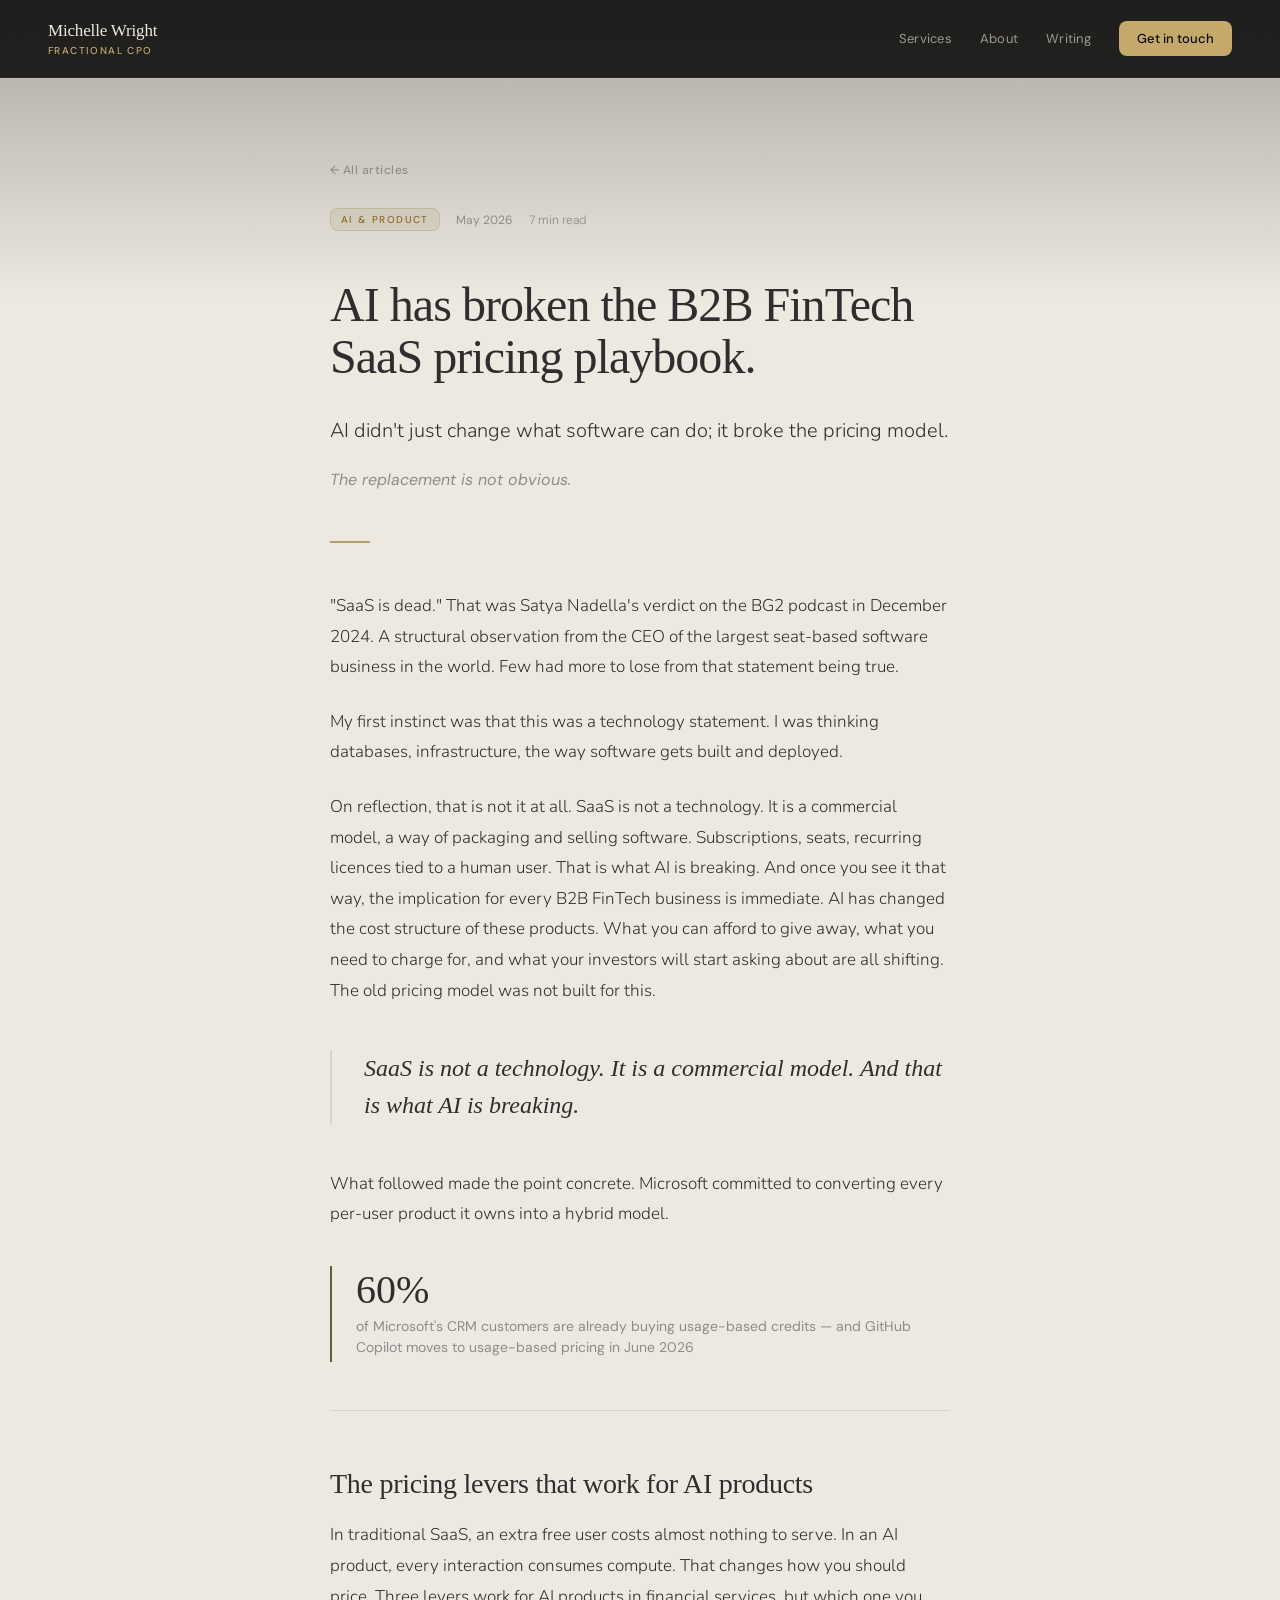
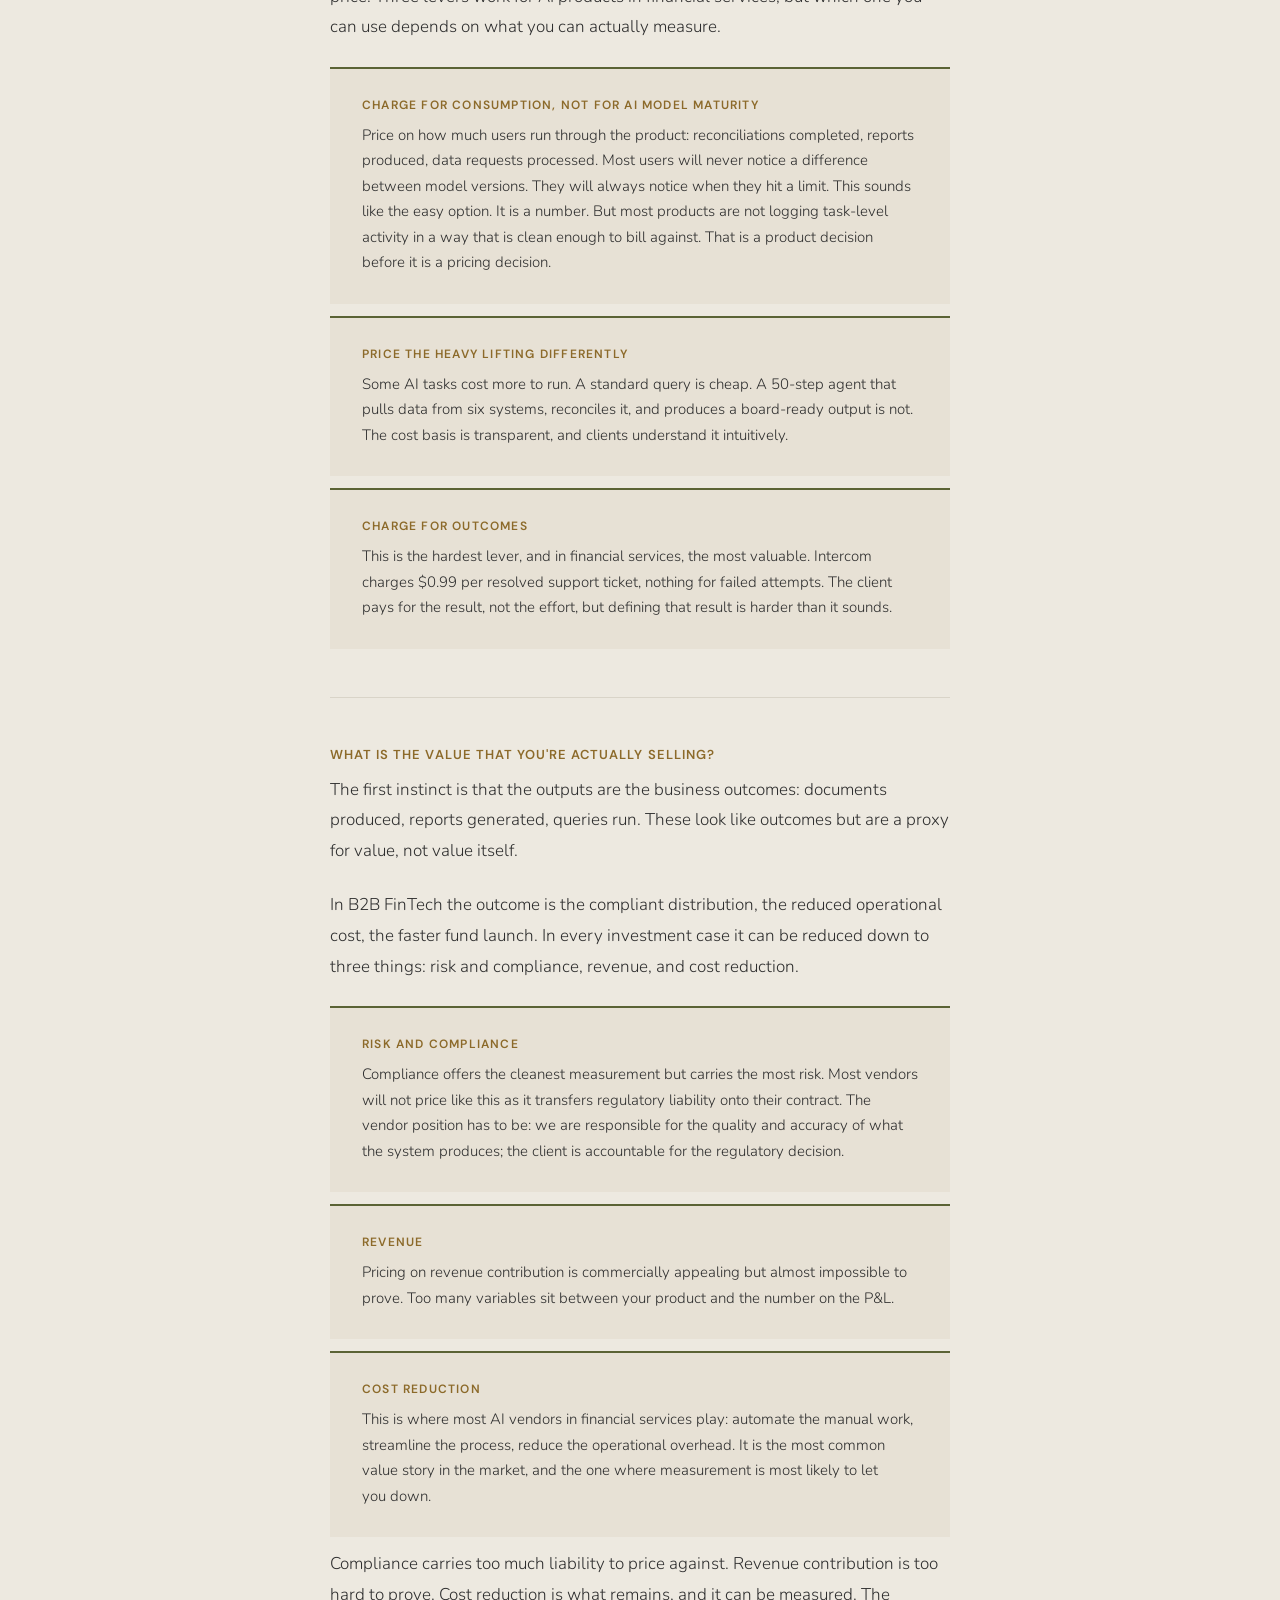
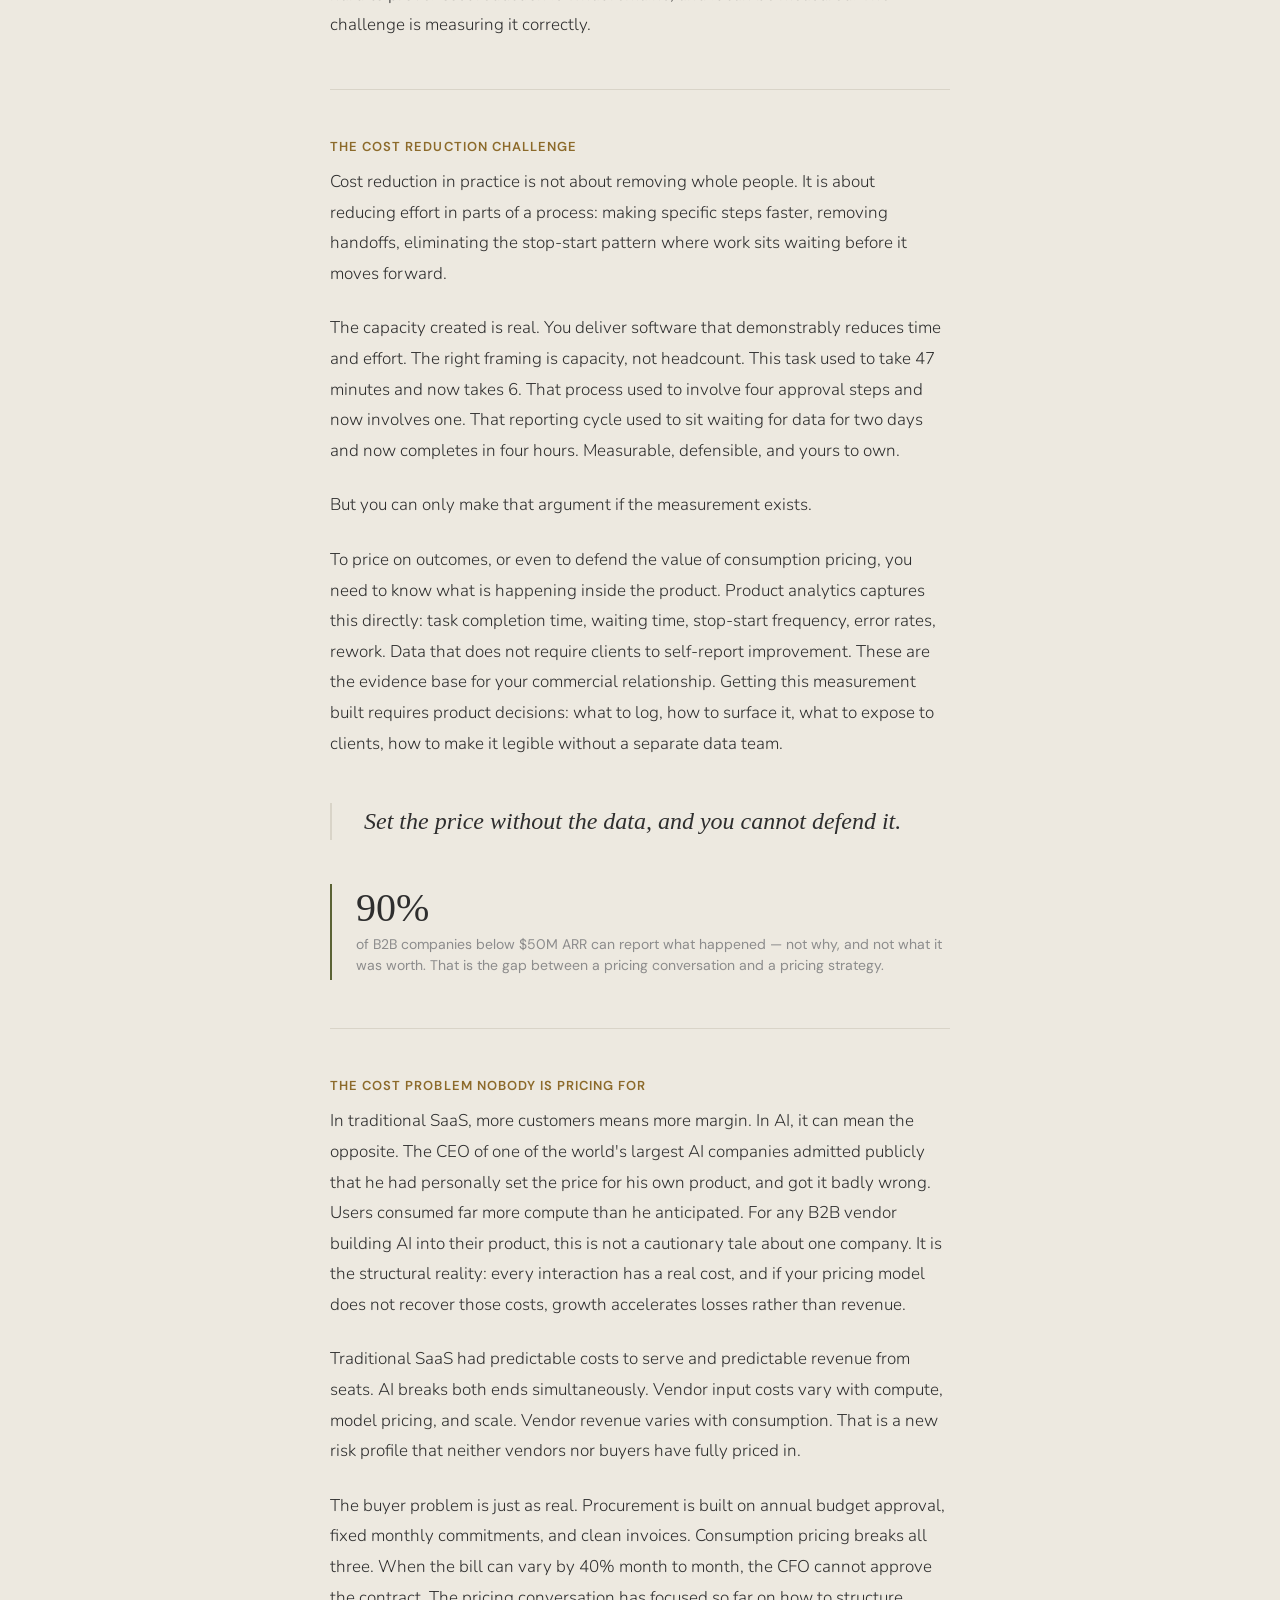
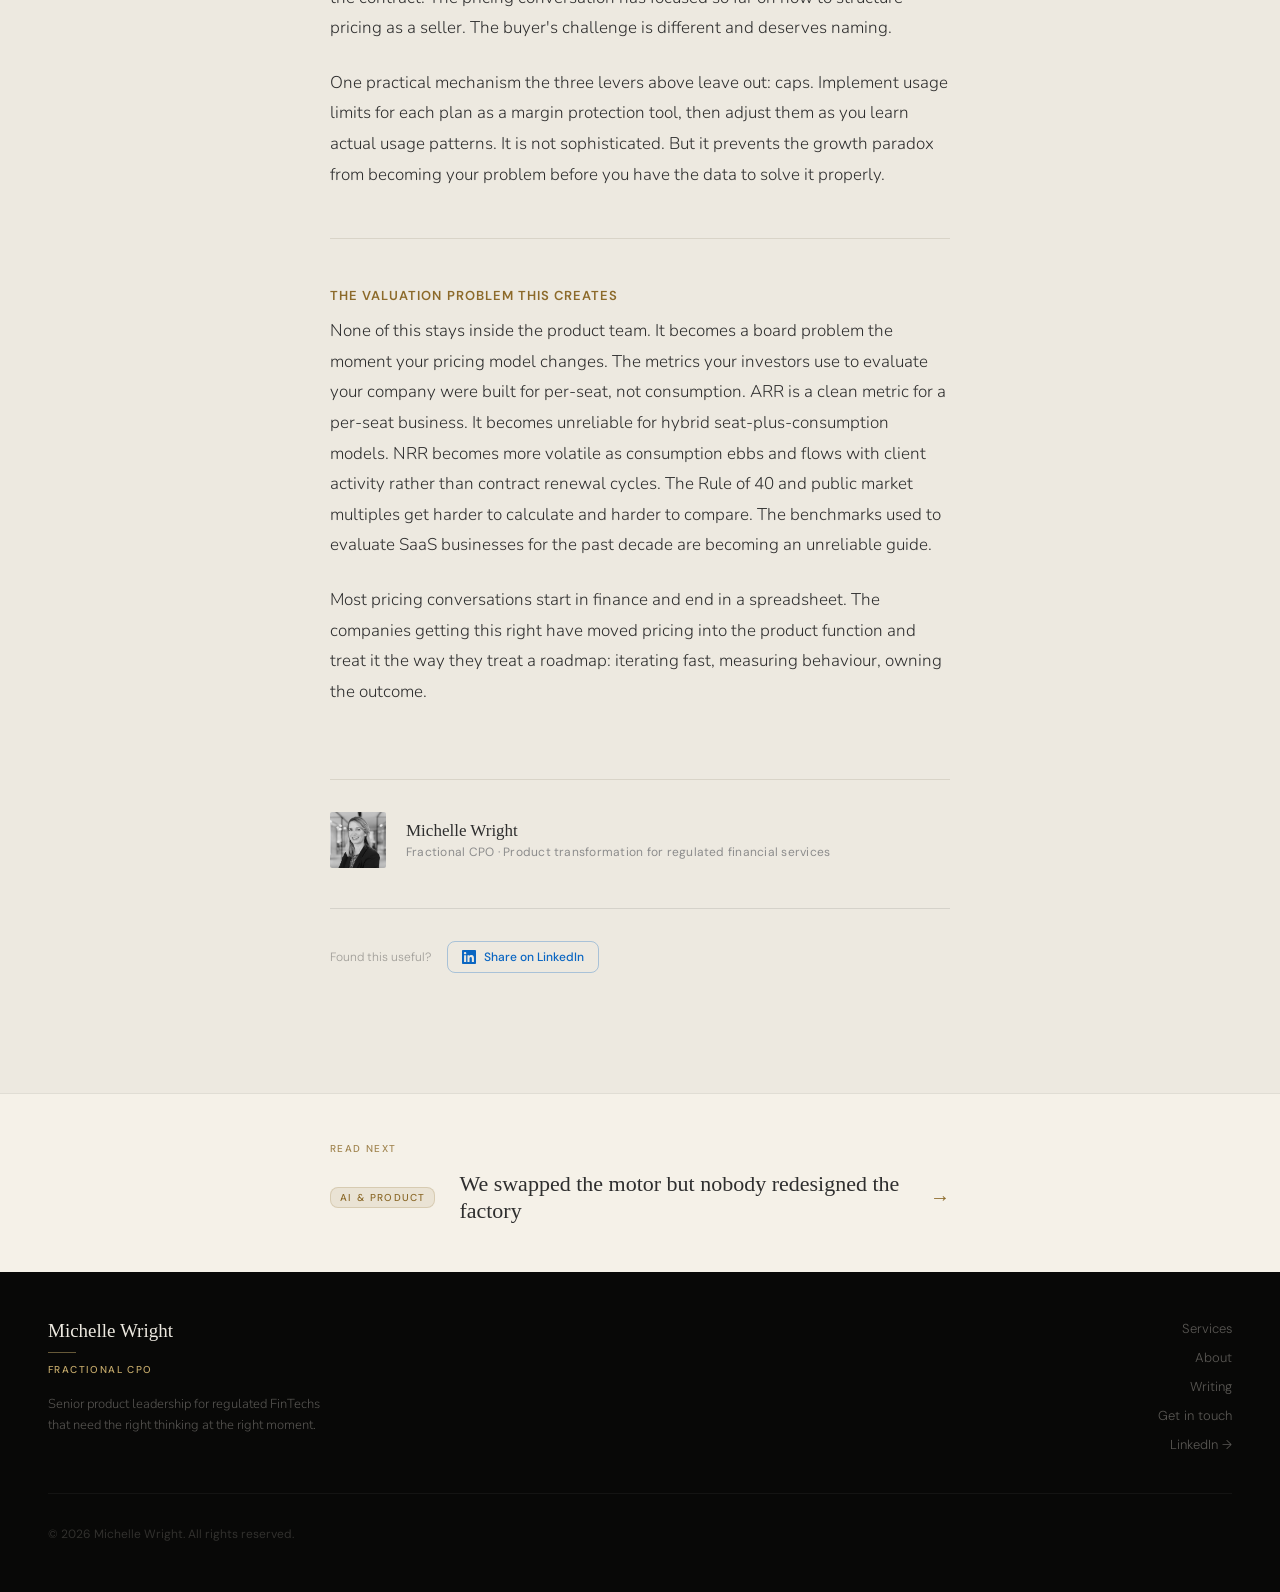
<file: writing/ai-pricing-playbook.html>
<!DOCTYPE html>
<html lang="en">
<head>
<!-- Google tag (gtag.js) --><script async src="https://www.googletagmanager.com/gtag/js?id=G-QFN6VKW2MQ"></script>
<script>
  window.dataLayer = window.dataLayer || [];
  function gtag(){dataLayer.push(arguments);}
  gtag('js', new Date());
  gtag('config', 'G-QFN6VKW2MQ');
</script>
<meta charset="utf-8">
<meta name="viewport" content="width=device-width, initial-scale=1">
<title>AI has broken the B2B FinTech SaaS pricing playbook — Michelle Wright</title>
<link href="https://fonts.googleapis.com/css2?family=Nunito:ital,wght@0,300;0,400;0,500;1,300;1,400&family=DM+Sans:wght@400;500&display=swap" rel="stylesheet">
<style>
  *, *::before, *::after { box-sizing: border-box; margin: 0; }

  body {
    background: #EDE9E0;
    color: #2E2E2E;
    font-family: 'Nunito', sans-serif;
    font-weight: 300;
    -webkit-font-smoothing: antialiased;
    text-rendering: optimizeLegibility;
    position: relative;
  }

  body::before {
    content: '';
    position: absolute;
    top: 0; left: 0; right: 0;
    height: 300px;
    background: linear-gradient(to bottom, rgba(12,12,11,0.3) 0%, transparent 100%);
    pointer-events: none;
    z-index: 0;
  }

  .site-header, .header-link, .meta-tag, .meta-date, .article-body h3,
  .function-block h3, .byline-role, .footer-copy, .footer-cta,
  .article-lead-sub, .pull-stat-label, .wordmark-sub {
    font-family: 'DM Sans', sans-serif;
    font-weight: 400;
  }

  .site-header {
    position: sticky; top: 0; z-index: 100;
    padding: 20px 48px;
    border-bottom: 1px solid rgba(237,233,224,0.06);
    display: flex;
    align-items: center;
    justify-content: space-between;
    background: rgba(12,12,11,0.88);
    backdrop-filter: blur(16px);
  }
  .wordmark {
    font-family: Baskerville, 'Baskerville Old Face', Georgia, serif;
    font-size: 17px;
    color: #EDE9E0;
    letter-spacing: -0.01em;
    text-decoration: none;
  }
  .wordmark-sub {
    font-size: 10px; font-weight: 500; letter-spacing: 0.14em;
    text-transform: uppercase; color: #C4A96A; margin-top: 3px;
  }
  .header-link {
    font-size: 13px; color: rgba(237,233,224,0.6);
    text-decoration: none; letter-spacing: 0.02em; transition: color 150ms;
  }
  .header-link:hover { color: #EDE9E0; }
  .nav-cta {
    font-family: 'DM Sans', sans-serif; font-size: 13px; font-weight: 500;
    background: #C4A96A; color: #0C0C0B; padding: 9px 18px;
    border-radius: 8px; text-decoration: none; transition: opacity 150ms;
  }
  .nav-cta:hover { opacity: 0.85; }

  .article-wrap {
    max-width: 700px; margin: 0 auto;
    padding: 80px 40px 120px; position: relative; z-index: 1;
  }

  .article-meta { display: flex; align-items: center; gap: 16px; margin-bottom: 48px; }
  .meta-tag {
    font-size: 10px; font-weight: 500; letter-spacing: 0.14em;
    text-transform: uppercase; color: #8C6A2A;
    background: rgba(140,106,42,0.1); border: 1px solid rgba(140,106,42,0.2);
    padding: 4px 10px; border-radius: 8px;
  }
  .meta-date { font-size: 12px; color: #8C8C8C; }
  .meta-read { font-family: 'DM Sans', sans-serif; font-size: 12px; color: #8C8C8C; }

  h1.article-title {
    font-family: Baskerville, 'Baskerville Old Face', Georgia, serif;
    font-size: 48px; font-weight: 400; line-height: 1.08;
    letter-spacing: -0.02em; color: #2E2E2E; margin-bottom: 32px; text-wrap: pretty;
  }

  .article-lead {
    font-size: 20px; font-weight: 300; line-height: 1.6;
    font-family: 'Nunito', sans-serif; color: #2E2E2E; margin-bottom: 20px; text-wrap: pretty;
  }
  .article-lead-sub {
    font-size: 16px; line-height: 1.65; color: #8C8C8C; margin-bottom: 48px; font-style: italic;
  }

  .rule { border: none; border-top: 1px solid #D9D4C8; margin: 48px 0; }
  .rule-olive { border: none; border-top: 2px solid #8C6A2A; width: 40px; margin: 48px 0; opacity: 0.6; }

  .article-body p {
    font-size: 17px; font-weight: 300; line-height: 1.8;
    color: #2E2E2E; margin-bottom: 24px; text-wrap: pretty;
  }
  .article-body h2 {
    font-family: Baskerville, 'Baskerville Old Face', Georgia, serif;
    font-size: 28px; font-weight: 400; line-height: 1.2; color: #2E2E2E;
    margin: 56px 0 20px; letter-spacing: -0.01em; text-wrap: pretty;
  }
  .article-body h3 {
    font-size: 13px; font-weight: 600; letter-spacing: 0.08em;
    text-transform: uppercase; color: #8C6A2A; margin: 40px 0 12px;
  }

  .pull-stat { border-left: 2px solid #5B6335; padding: 4px 0 4px 24px; margin: 36px 0; }
  .pull-stat-num {
    font-family: Baskerville, 'Baskerville Old Face', Georgia, serif;
    font-size: 40px; color: #2E2E2E; line-height: 1; margin-bottom: 6px;
  }
  .pull-stat-label { font-size: 14px; color: #8C8C8C; line-height: 1.5; }

  .pullquote {
    font-family: Baskerville, 'Baskerville Old Face', Georgia, serif;
    font-size: 24px; font-style: italic; line-height: 1.55; color: #2E2E2E;
    padding: 0 0 0 32px; border-left: 2px solid #D9D4C8; margin: 44px 0; text-wrap: pretty;
  }

  .function-block {
    background: rgba(140,106,42,0.06); border-top: 2px solid #5B6335;
    padding: 28px 32px; margin: 12px 0;
  }
  .function-block h3 {
    font-size: 12px; font-weight: 600; letter-spacing: 0.1em;
    text-transform: uppercase; color: #8C6A2A; margin: 0 0 10px;
  }
  .function-block p { font-size: 15px; font-weight: 300; line-height: 1.7; color: #2E2E2E; margin: 0; text-wrap: pretty; }
  .function-block p + p { margin-top: 12px; }

  .byline {
    margin-top: 72px; padding-top: 32px; border-top: 1px solid #D9D4C8;
    display: flex; gap: 20px; align-items: center;
  }
  .byline-avatar { width: 56px; height: 56px; border-radius: 2px; overflow: hidden; flex-shrink: 0; }
  .byline-avatar img {
    width: 100%; height: 100%; object-fit: cover; object-position: center top;
    filter: grayscale(100%) contrast(1.05) brightness(0.95);
  }
  .byline-name { font-family: Baskerville, 'Baskerville Old Face', Georgia, serif; font-size: 17px; color: #2E2E2E; margin-bottom: 3px; }
  .byline-role { font-size: 12px; color: #8C8C8C; letter-spacing: 0.02em; }

  .article-share { margin-top: 40px; padding-top: 32px; border-top: 1px solid rgba(46,46,46,0.12); display: flex; align-items: center; gap: 16px; }
  .share-label { font-family: 'DM Sans', sans-serif; font-size: 12px; color: rgba(46,46,46,0.4); }
  .share-btn { display: inline-flex; align-items: center; gap: 8px; font-family: 'DM Sans', sans-serif; font-size: 12px; font-weight: 500; color: #0A66C2; text-decoration: none; border: 1px solid rgba(10,102,194,0.3); padding: 7px 14px; border-radius: 8px; transition: all 150ms; }
  .share-btn:hover { background: rgba(10,102,194,0.07); }

  .next-article { background: #F5F1E8; border-top: 1px solid rgba(46,46,46,0.1); }
  .next-inner { max-width: 700px; margin: 0 auto; padding: 48px 40px; }
  .next-label { font-family: 'DM Sans', sans-serif; font-size: 10px; font-weight: 500; letter-spacing: 0.14em; text-transform: uppercase; color: #8C6A2A; margin-bottom: 16px; opacity: 0.8; }
  .next-link { display: flex; align-items: center; gap: 24px; text-decoration: none; }
  .next-tag { font-family: 'DM Sans', sans-serif; font-size: 10px; font-weight: 500; letter-spacing: 0.12em; text-transform: uppercase; color: #8C6A2A; background: rgba(140,106,42,0.1); border: 1px solid rgba(140,106,42,0.2); padding: 3px 9px; border-radius: 8px; white-space: nowrap; flex-shrink: 0; }
  .next-title { font-family: Baskerville, 'Baskerville Old Face', Georgia, serif; font-size: 22px; font-weight: 400; line-height: 1.2; color: #2E2E2E; flex: 1; transition: color 200ms; }
  .next-arrow { font-size: 20px; color: #8C6A2A; flex-shrink: 0; transition: transform 150ms; }
  .next-link:hover .next-title { color: #8C6A2A; }
  .next-link:hover .next-arrow { transform: translateX(4px); }

  .site-footer { display: block; padding: 48px; background: #080807; }
  .footer-top { display: flex; justify-content: space-between; align-items: flex-start; margin-bottom: 40px; }
  .footer-wordmark { font-family: Baskerville, 'Baskerville Old Face', Georgia, serif; font-size: 19px; color: #EDE9E0; }
  .footer-mark { width: 28px; height: 1px; background: #C4A96A; margin: 10px 0; opacity: 0.5; }
  .footer-role { font-family: 'DM Sans', sans-serif; font-size: 10px; font-weight: 500; letter-spacing: 0.14em; text-transform: uppercase; color: #C4A96A; }
  .footer-tagline { font-size: 13px; font-weight: 300; color: rgba(237,233,224,0.35); max-width: 280px; line-height: 1.6; margin-top: 18px; }
  .footer-nav { display: flex; flex-direction: column; gap: 12px; align-items: flex-end; }
  .footer-nav a { font-family: 'DM Sans', sans-serif; font-size: 13px; color: rgba(237,233,224,0.35); text-decoration: none; transition: color 150ms; }
  .footer-nav a:hover { color: #EDE9E0; }
  .footer-divider { border: none; border-top: 1px solid rgba(237,233,224,0.05); margin: 0 0 28px; }
  .footer-copy { font-family: 'DM Sans', sans-serif; font-size: 12px; color: rgba(237,233,224,0.18); }

  .progress-bar { position: fixed; top: 0; left: 0; height: 2px; background: #C4A96A; width: 0%; z-index: 200; transition: width 80ms linear; pointer-events: none; }
  .article-back { margin-bottom: 28px; }
  .back-link { font-family: 'DM Sans', sans-serif; font-size: 12px; font-weight: 500; letter-spacing: 0.04em; color: rgba(46,46,46,0.4); text-decoration: none; transition: color 150ms; }
  .back-link:hover { color: #8C6A2A; }

  .burger { display: none; flex-direction: column; justify-content: center; align-items: center; gap: 5px; width: 36px; height: 36px; background: none; border: none; cursor: pointer; padding: 4px; position: relative; z-index: 101; }
  .burger span { display: block; width: 22px; height: 1.5px; background: #EDE9E0; border-radius: 2px; transition: all 250ms ease; }
  .burger.open span:nth-child(1) { transform: translateY(6.5px) rotate(45deg); }
  .burger.open span:nth-child(2) { opacity: 0; }
  .burger.open span:nth-child(3) { transform: translateY(-6.5px) rotate(-45deg); }
  .mobile-menu { display: none; position: fixed; inset: 0; z-index: 99; background: rgba(12,12,11,0.97); backdrop-filter: blur(16px); flex-direction: column; align-items: center; justify-content: center; gap: 32px; }
  .mobile-menu.open { display: flex; }
  .mobile-menu a { font-family: 'DM Sans', sans-serif; font-size: 22px; font-weight: 400; color: rgba(237,233,224,0.6); text-decoration: none; transition: color 150ms; }
  .mobile-menu a:hover { color: #EDE9E0; }
  .mobile-menu .mobile-cta { font-size: 16px; font-weight: 500; background: #C4A96A; color: #0C0C0B; padding: 14px 36px; border-radius: 8px; margin-top: 8px; }

  @media (max-width: 768px) {
    .site-header { padding: 16px 24px; }
    .site-header nav { display: none !important; }
    .burger { display: flex; }
    .article-wrap { padding: 48px 24px 80px; }
    h1.article-title { font-size: 34px; }
    .article-lead { font-size: 18px; }
    .pullquote { font-size: 20px; padding-left: 20px; }
    .pull-stat-num { font-size: 32px; }
    .function-block { padding: 20px 20px; }
    .site-footer { padding: 32px 24px; }
    .footer-top { flex-direction: column; gap: 32px; }
    .footer-nav { align-items: flex-start; flex-direction: row; flex-wrap: wrap; gap: 16px; }
    .next-inner { padding: 36px 24px; }
    .next-link { flex-direction: column; align-items: flex-start; gap: 12px; }
    .next-title { font-size: 18px; }
  }
</style>
</head>
<body>

<div class="progress-bar" id="progress-bar"></div>

<header class="site-header">
  <div>
    <a href="../index.html" class="wordmark">Michelle Wright</a>
    <div class="wordmark-sub">Fractional CPO</div>
  </div>
  <nav style="display:flex;gap:28px;align-items:center;">
    <a href="../index.html#services" class="header-link">Services</a>
    <a href="../index.html#about" class="header-link">About</a>
    <a href="index.html" class="header-link">Writing</a>
    <a href="../contact.html" class="nav-cta">Get in touch</a>
  </nav>
  <button class="burger" id="burger" aria-label="Open menu"><span></span><span></span><span></span></button>
</header>
<div class="mobile-menu" id="mobile-menu">
  <a href="../index.html#services">Services</a>
  <a href="../index.html#about">About</a>
  <a href="index.html">Writing</a>
  <a href="../contact.html" class="mobile-cta">Get in touch</a>
</div>

<main class="article-wrap">

  <div class="article-back"><a href="index.html" class="back-link">← All articles</a></div>

  <div class="article-meta">
    <span class="meta-tag">AI &amp; Product</span>
    <span class="meta-date">May 2026</span>
    <span class="meta-read">7 min read</span>
  </div>

  <h1 class="article-title">AI has broken the B2B FinTech SaaS pricing playbook.</h1>

  <p class="article-lead">AI didn't just change what software can do; it broke the pricing model.</p>
  <p class="article-lead-sub">The replacement is not obvious.</p>

  <hr class="rule-olive">

  <div class="article-body">


<p>"SaaS is dead." That was Satya Nadella's verdict on the BG2 podcast in December 2024. A structural observation from the CEO of the largest seat-based software business in the world. Few had more to lose from that statement being true.</p>

<p>My first instinct was that this was a technology statement. I was thinking databases, infrastructure, the way software gets built and deployed.</p>

<p>On reflection, that is not it at all. SaaS is not a technology. It is a commercial model, a way of packaging and selling software. Subscriptions, seats, recurring licences tied to a human user. That is what AI is breaking. And once you see it that way, the implication for every B2B FinTech business is immediate. AI has changed the cost structure of these products. What you can afford to give away, what you need to charge for, and what your investors will start asking about are all shifting. The old pricing model was not built for this.</p>

<div class="pullquote">SaaS is not a technology. It is a commercial model. And that is what AI is breaking.</div>

<p>What followed made the point concrete. Microsoft committed to converting every per-user product it owns into a hybrid model.</p>

<div class="pull-stat"><div class="pull-stat-num">60%</div><div class="pull-stat-label">of Microsoft's CRM customers are already buying usage-based credits — and GitHub Copilot moves to usage-based pricing in June 2026</div></div>

<hr class="rule">

<h2>The pricing levers that work for AI products</h2>

<p>In traditional SaaS, an extra free user costs almost nothing to serve. In an AI product, every interaction consumes compute. That changes how you should price. Three levers work for AI products in financial services, but which one you can use depends on what you can actually measure.</p>

<div class="function-block"><h3>Charge for consumption, not for AI model maturity</h3><p>Price on how much users run through the product: reconciliations completed, reports produced, data requests processed. Most users will never notice a difference between model versions. They will always notice when they hit a limit. This sounds like the easy option. It is a number. But most products are not logging task-level activity in a way that is clean enough to bill against. That is a product decision before it is a pricing decision.</p></div>

<div class="function-block"><h3>Price the heavy lifting differently</h3><p>Some AI tasks cost more to run. A standard query is cheap. A 50-step agent that pulls data from six systems, reconciles it, and produces a board-ready output is not. The cost basis is transparent, and clients understand it intuitively.</p></div>

<div class="function-block"><h3>Charge for outcomes</h3><p>This is the hardest lever, and in financial services, the most valuable. Intercom charges $0.99 per resolved support ticket, nothing for failed attempts. The client pays for the result, not the effort, but defining that result is harder than it sounds.</p></div>

<hr class="rule">

<h3>What is the value that you're actually selling?</h3>

<p>The first instinct is that the outputs are the business outcomes: documents produced, reports generated, queries run. These look like outcomes but are a proxy for value, not value itself.</p>

<p>In B2B FinTech the outcome is the compliant distribution, the reduced operational cost, the faster fund launch. In every investment case it can be reduced down to three things: risk and compliance, revenue, and cost reduction.</p>

<div class="function-block"><h3>Risk and compliance</h3><p>Compliance offers the cleanest measurement but carries the most risk. Most vendors will not price like this as it transfers regulatory liability onto their contract. The vendor position has to be: we are responsible for the quality and accuracy of what the system produces; the client is accountable for the regulatory decision.</p></div>

<div class="function-block"><h3>Revenue</h3><p>Pricing on revenue contribution is commercially appealing but almost impossible to prove. Too many variables sit between your product and the number on the P&amp;L.</p></div>

<div class="function-block"><h3>Cost reduction</h3><p>This is where most AI vendors in financial services play: automate the manual work, streamline the process, reduce the operational overhead. It is the most common value story in the market, and the one where measurement is most likely to let you down.</p></div>

<p>Compliance carries too much liability to price against. Revenue contribution is too hard to prove. Cost reduction is what remains, and it can be measured. The challenge is measuring it correctly.</p>

<hr class="rule">

<h3>The cost reduction challenge</h3>

<p>Cost reduction in practice is not about removing whole people. It is about reducing effort in parts of a process: making specific steps faster, removing handoffs, eliminating the stop-start pattern where work sits waiting before it moves forward.</p>

<p>The capacity created is real. You deliver software that demonstrably reduces time and effort. The right framing is capacity, not headcount. This task used to take 47 minutes and now takes 6. That process used to involve four approval steps and now involves one. That reporting cycle used to sit waiting for data for two days and now completes in four hours. Measurable, defensible, and yours to own.</p>

<p>But you can only make that argument if the measurement exists.</p>

<p>To price on outcomes, or even to defend the value of consumption pricing, you need to know what is happening inside the product. Product analytics captures this directly: task completion time, waiting time, stop-start frequency, error rates, rework. Data that does not require clients to self-report improvement. These are the evidence base for your commercial relationship. Getting this measurement built requires product decisions: what to log, how to surface it, what to expose to clients, how to make it legible without a separate data team.</p>

<div class="pullquote">Set the price without the data, and you cannot defend it.</div>

<div class="pull-stat"><div class="pull-stat-num">90%</div><div class="pull-stat-label">of B2B companies below $50M ARR can report what happened — not why, and not what it was worth. That is the gap between a pricing conversation and a pricing strategy.</div></div>

<hr class="rule">

<h3>The cost problem nobody is pricing for</h3>

<p>In traditional SaaS, more customers means more margin. In AI, it can mean the opposite. The CEO of one of the world's largest AI companies admitted publicly that he had personally set the price for his own product, and got it badly wrong. Users consumed far more compute than he anticipated. For any B2B vendor building AI into their product, this is not a cautionary tale about one company. It is the structural reality: every interaction has a real cost, and if your pricing model does not recover those costs, growth accelerates losses rather than revenue.</p>

<p>Traditional SaaS had predictable costs to serve and predictable revenue from seats. AI breaks both ends simultaneously. Vendor input costs vary with compute, model pricing, and scale. Vendor revenue varies with consumption. That is a new risk profile that neither vendors nor buyers have fully priced in.</p>

<p>The buyer problem is just as real. Procurement is built on annual budget approval, fixed monthly commitments, and clean invoices. Consumption pricing breaks all three. When the bill can vary by 40% month to month, the CFO cannot approve the contract. The pricing conversation has focused so far on how to structure pricing as a seller. The buyer's challenge is different and deserves naming.</p>

<p>One practical mechanism the three levers above leave out: caps. Implement usage limits for each plan as a margin protection tool, then adjust them as you learn actual usage patterns. It is not sophisticated. But it prevents the growth paradox from becoming your problem before you have the data to solve it properly.</p>

<hr class="rule">

<h3>The valuation problem this creates</h3>

<p>None of this stays inside the product team. It becomes a board problem the moment your pricing model changes. The metrics your investors use to evaluate your company were built for per-seat, not consumption. ARR is a clean metric for a per-seat business. It becomes unreliable for hybrid seat-plus-consumption models. NRR becomes more volatile as consumption ebbs and flows with client activity rather than contract renewal cycles. The Rule of 40 and public market multiples get harder to calculate and harder to compare. The benchmarks used to evaluate SaaS businesses for the past decade are becoming an unreliable guide.</p>

<p>Most pricing conversations start in finance and end in a spreadsheet. The companies getting this right have moved pricing into the product function and treat it the way they treat a roadmap: iterating fast, measuring behaviour, owning the outcome.</p>


  </div>

  <div class="byline">
    <div class="byline-avatar">
      <img src="../uploads/linked in photo.jpeg" alt="Michelle Wright">
    </div>
    <div>
      <div class="byline-name">Michelle Wright</div>
      <div class="byline-role">Fractional CPO · Product transformation for regulated financial services</div>
    </div>
  </div>

  <div class="article-share">
    <span class="share-label">Found this useful?</span>
    <a href="https://www.linkedin.com/sharing/share-offsite/?url=https://michellewright.me/writing/ai-pricing-playbook.html" target="_blank" class="share-btn">
      <svg width="14" height="14" viewBox="0 0 24 24" fill="currentColor"><path d="M20.447 20.452h-3.554v-5.569c0-1.328-.027-3.037-1.852-3.037-1.853 0-2.136 1.445-2.136 2.939v5.667H9.351V9h3.414v1.561h.046c.477-.9 1.637-1.85 3.37-1.85 3.601 0 4.267 2.37 4.267 5.455v6.286zM5.337 7.433c-1.144 0-2.063-.926-2.063-2.065 0-1.138.92-2.063 2.063-2.063 1.14 0 2.064.925 2.064 2.063 0 1.139-.925 2.065-2.064 2.065zm1.782 13.019H3.555V9h3.564v11.452zM22.225 0H1.771C.792 0 0 .774 0 1.729v20.542C0 23.227.792 24 1.771 24h20.451C23.2 24 24 23.227 24 22.271V1.729C24 .774 23.2 0 22.222 0h.003z"/></svg>
      Share on LinkedIn
    </a>
  </div>

</main>

<div class="next-article">
  <div class="next-inner">
    <div class="next-label">Read next</div>
    <a href="factory-essay.html" class="next-link">
      <span class="next-tag">AI &amp; Product</span>
      <span class="next-title">We swapped the motor but nobody redesigned the factory</span>
      <span class="next-arrow">→</span>
    </a>
  </div>
</div>

<footer class="site-footer">
  <div class="footer-top">
    <div>
      <div class="footer-wordmark">Michelle Wright</div>
      <div class="footer-mark"></div>
      <div class="footer-role">Fractional CPO</div>
      <div class="footer-tagline">Senior product leadership for regulated FinTechs that need the right thinking at the right moment.</div>
    </div>
    <nav class="footer-nav">
      <a href="../index.html#services">Services</a>
      <a href="../index.html#about">About</a>
      <a href="index.html">Writing</a>
      <a href="../contact.html">Get in touch</a>
      <a href="https://www.linkedin.com/in/michellereimanwright/" target="_blank">LinkedIn →</a>
    </nav>
  </div>
  <hr class="footer-divider">
  <div class="footer-bottom">
    <span class="footer-copy">© 2026 Michelle Wright. All rights reserved.</span>
  </div>
</footer>

<script>
const burger = document.getElementById('burger');
const mobileMenu = document.getElementById('mobile-menu');
burger.addEventListener('click', () => {
  burger.classList.toggle('open');
  mobileMenu.classList.toggle('open');
  document.body.style.overflow = mobileMenu.classList.contains('open') ? 'hidden' : '';
});
mobileMenu.querySelectorAll('a').forEach(a => {
  a.addEventListener('click', () => {
    burger.classList.remove('open');
    mobileMenu.classList.remove('open');
    document.body.style.overflow = '';
  });
});
const progressBar = document.getElementById('progress-bar');
window.addEventListener('scroll', () => {
  const pct = window.scrollY / (document.documentElement.scrollHeight - window.innerHeight) * 100;
  progressBar.style.width = pct + '%';
}, { passive: true });
</script>
</body>
</html>
</file>
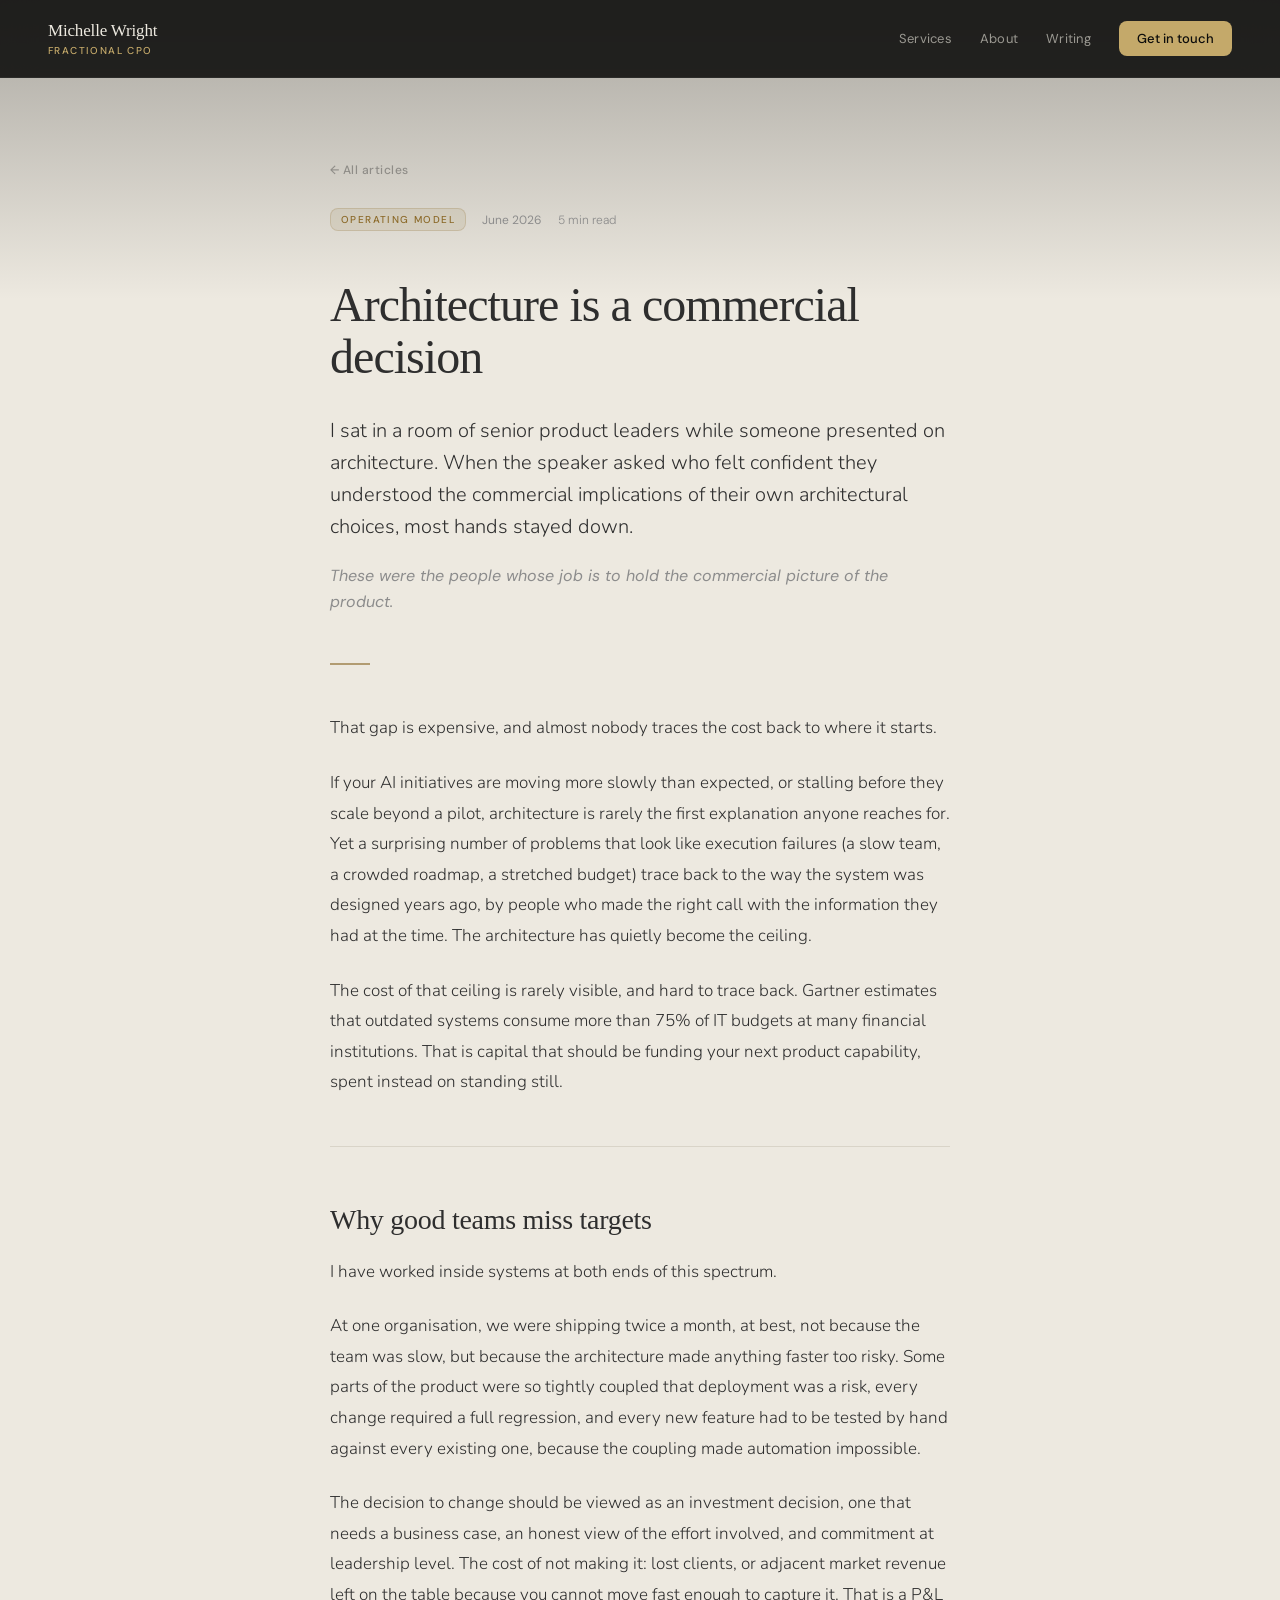
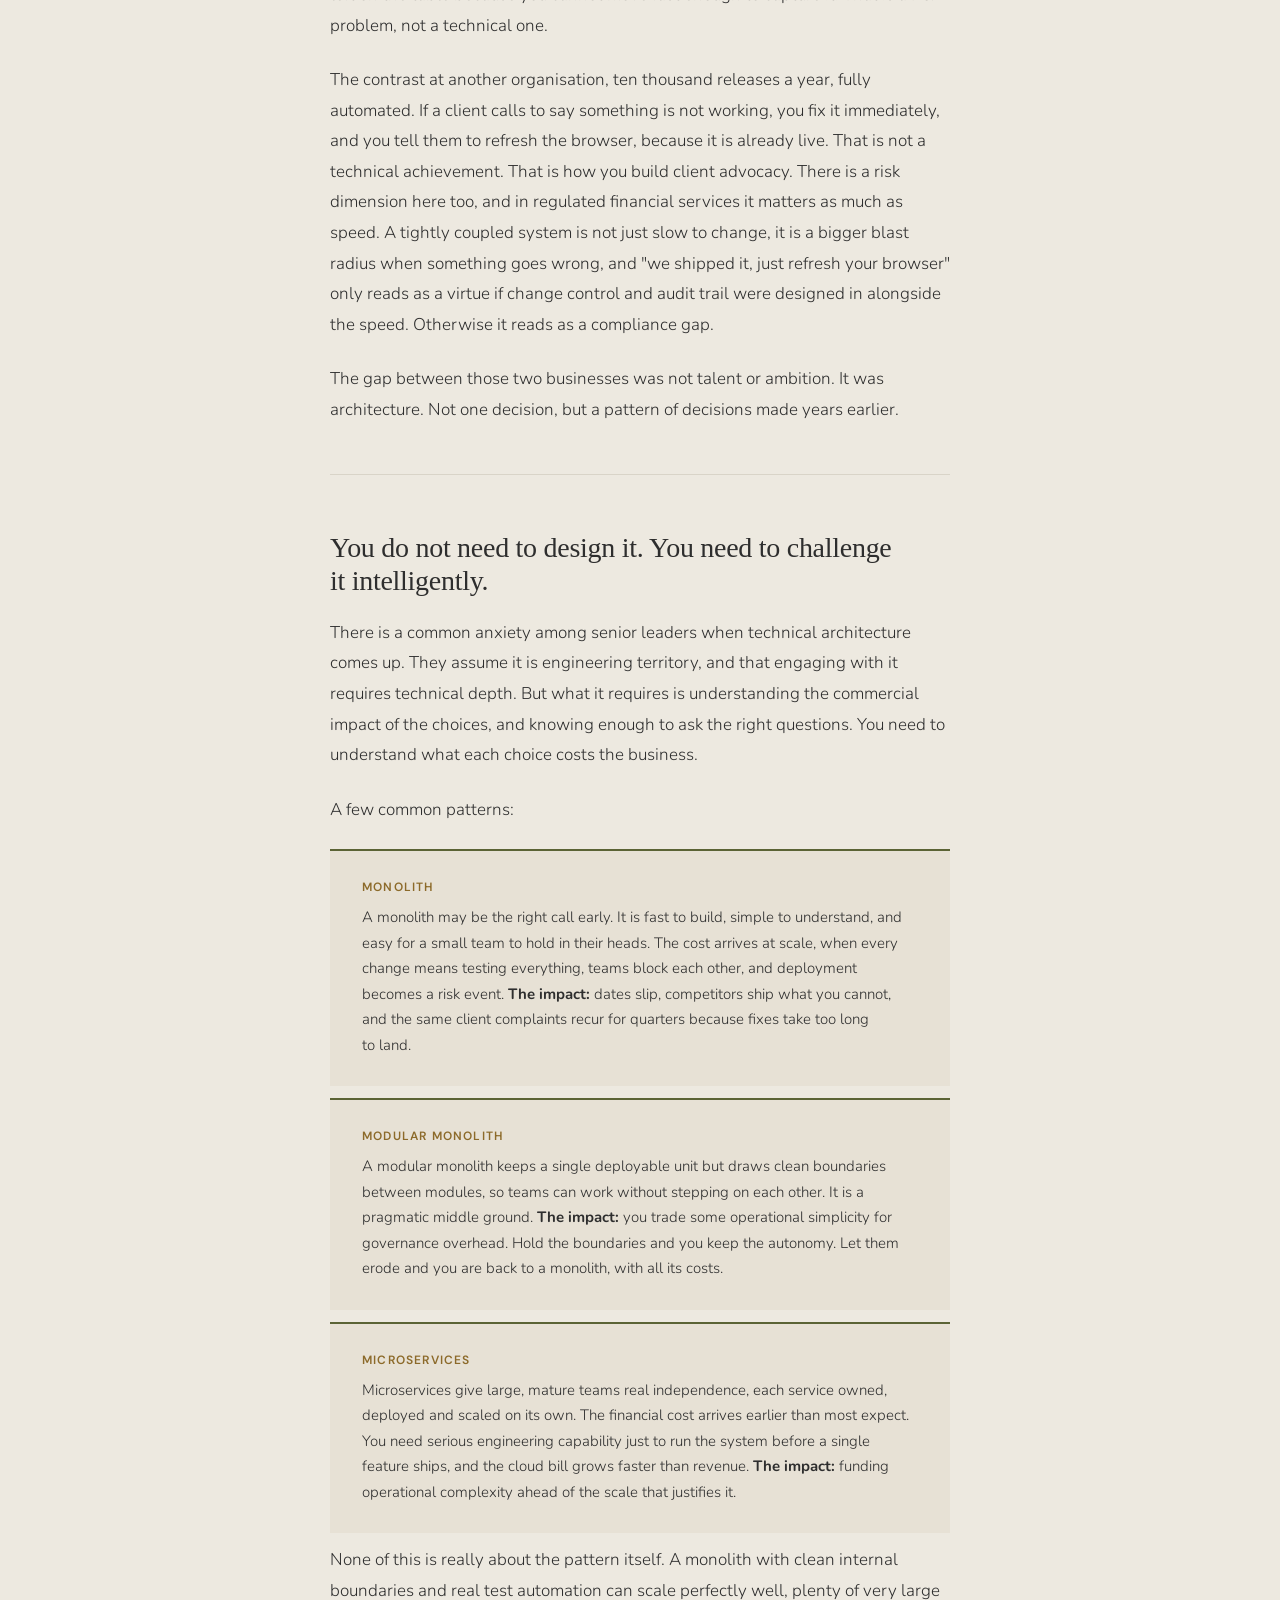
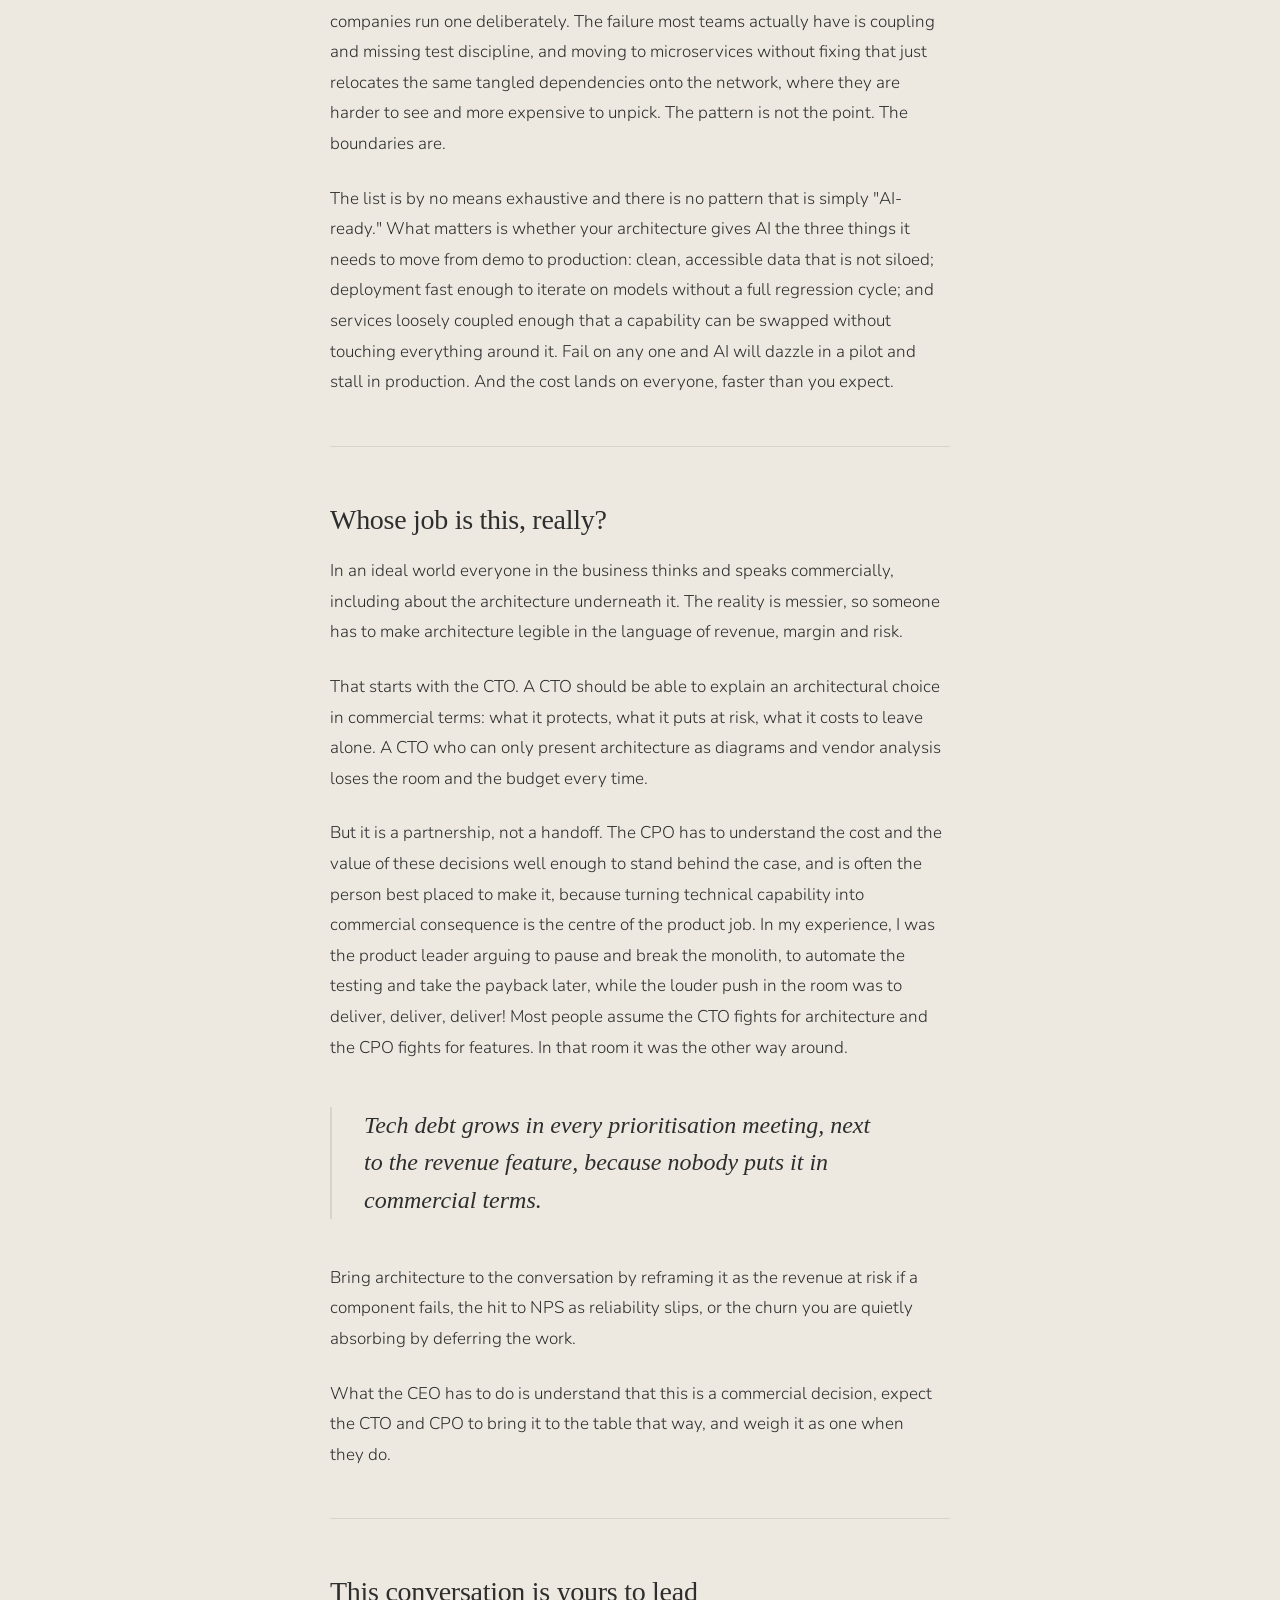
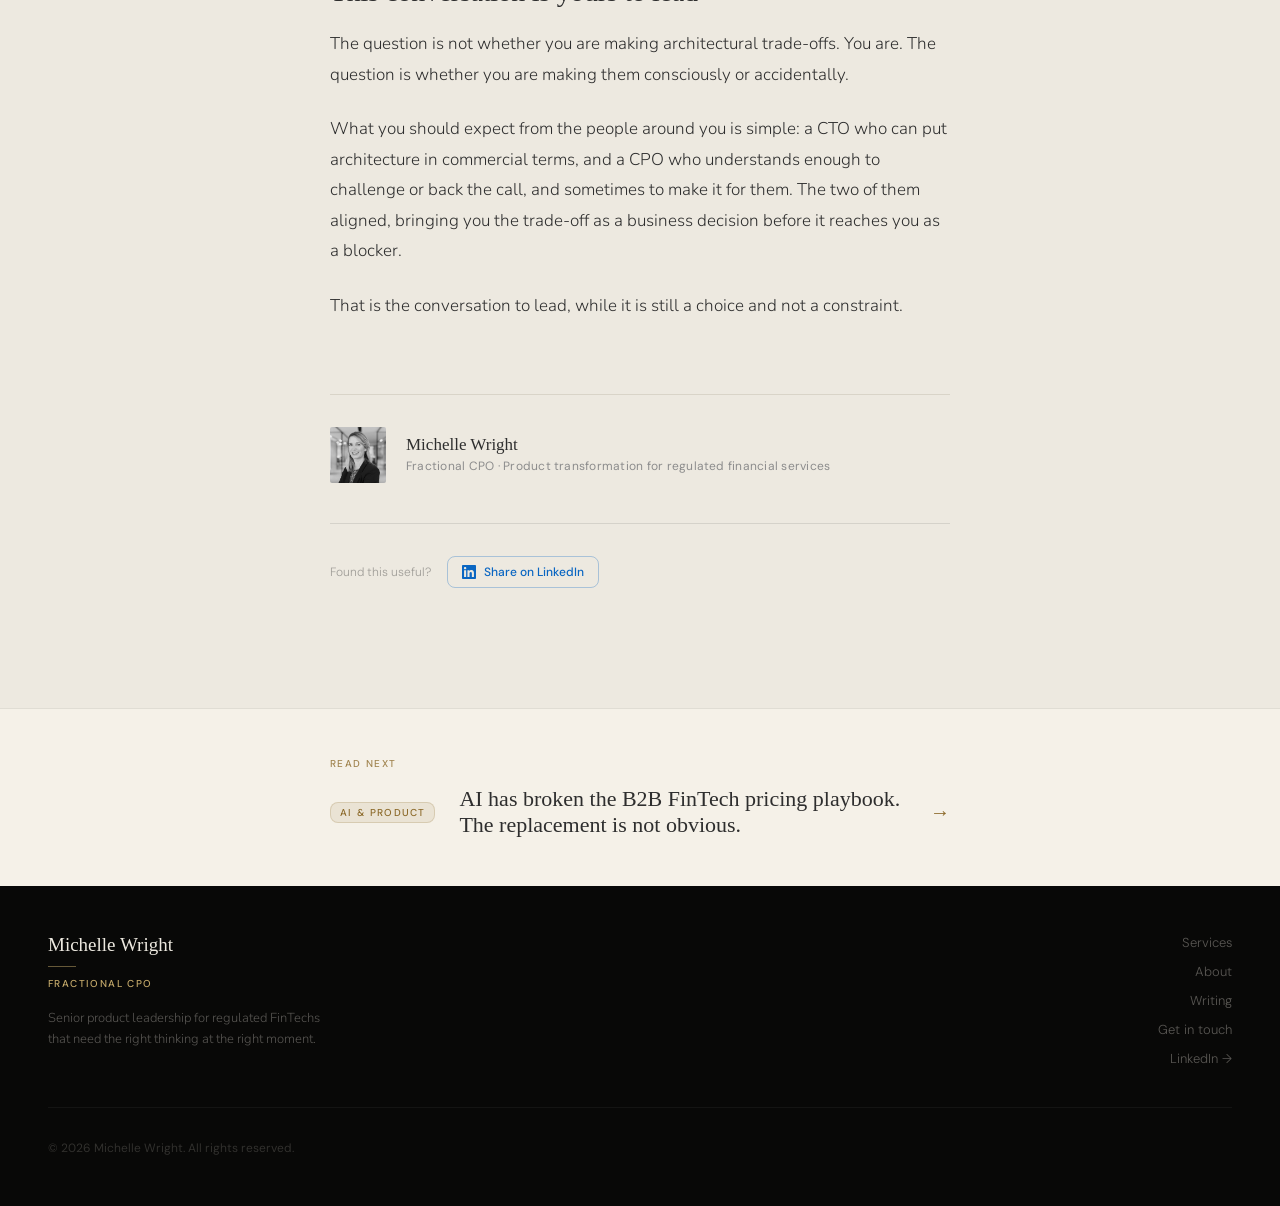
<file: writing/architecture-commercial-decision.html>
<!DOCTYPE html>
<html lang="en">
<head>
<!-- Google tag (gtag.js) --><script async src="https://www.googletagmanager.com/gtag/js?id=G-QFN6VKW2MQ"></script>
<script>
  window.dataLayer = window.dataLayer || [];
  function gtag(){dataLayer.push(arguments);}
  gtag('js', new Date());
  gtag('config', 'G-QFN6VKW2MQ');
</script>
<meta charset="utf-8">
<meta name="viewport" content="width=device-width, initial-scale=1">
<title>Architecture is a commercial decision — Michelle Wright</title>
<link href="https://fonts.googleapis.com/css2?family=Nunito:ital,wght@0,300;0,400;0,500;1,300;1,400&family=DM+Sans:wght@400;500&display=swap" rel="stylesheet">
<style>
  *, *::before, *::after { box-sizing: border-box; margin: 0; }

  body {
    background: #EDE9E0;
    color: #2E2E2E;
    font-family: 'Nunito', sans-serif;
    font-weight: 300;
    -webkit-font-smoothing: antialiased;
    text-rendering: optimizeLegibility;
    position: relative;
  }

  body::before {
    content: '';
    position: absolute;
    top: 0; left: 0; right: 0;
    height: 300px;
    background: linear-gradient(to bottom, rgba(12,12,11,0.3) 0%, transparent 100%);
    pointer-events: none;
    z-index: 0;
  }

  .site-header, .header-link, .meta-tag, .meta-date, .article-body h3,
  .function-block h3, .byline-role, .footer-copy, .footer-cta,
  .article-lead-sub, .pull-stat-label, .wordmark-sub {
    font-family: 'DM Sans', sans-serif;
    font-weight: 400;
  }

  .site-header {
    position: sticky; top: 0; z-index: 100;
    padding: 20px 48px;
    border-bottom: 1px solid rgba(237,233,224,0.06);
    display: flex;
    align-items: center;
    justify-content: space-between;
    background: rgba(12,12,11,0.88);
    backdrop-filter: blur(16px);
  }
  .wordmark {
    font-family: Baskerville, 'Baskerville Old Face', Georgia, serif;
    font-size: 17px;
    color: #EDE9E0;
    letter-spacing: -0.01em;
    text-decoration: none;
  }
  .wordmark-sub {
    font-size: 10px; font-weight: 500; letter-spacing: 0.14em;
    text-transform: uppercase; color: #C4A96A; margin-top: 3px;
  }
  .header-link {
    font-size: 13px; color: rgba(237,233,224,0.6);
    text-decoration: none; letter-spacing: 0.02em; transition: color 150ms;
  }
  .header-link:hover { color: #EDE9E0; }
  .nav-cta {
    font-family: 'DM Sans', sans-serif; font-size: 13px; font-weight: 500;
    background: #C4A96A; color: #0C0C0B; padding: 9px 18px;
    border-radius: 8px; text-decoration: none; transition: opacity 150ms;
  }
  .nav-cta:hover { opacity: 0.85; }

  .article-wrap {
    max-width: 700px; margin: 0 auto;
    padding: 80px 40px 120px; position: relative; z-index: 1;
  }

  .article-meta { display: flex; align-items: center; gap: 16px; margin-bottom: 48px; }
  .meta-tag {
    font-size: 10px; font-weight: 500; letter-spacing: 0.14em;
    text-transform: uppercase; color: #8C6A2A;
    background: rgba(140,106,42,0.1); border: 1px solid rgba(140,106,42,0.2);
    padding: 4px 10px; border-radius: 8px;
  }
  .meta-date { font-size: 12px; color: #8C8C8C; }
  .meta-read { font-family: 'DM Sans', sans-serif; font-size: 12px; color: #8C8C8C; }

  h1.article-title {
    font-family: Baskerville, 'Baskerville Old Face', Georgia, serif;
    font-size: 48px; font-weight: 400; line-height: 1.08;
    letter-spacing: -0.02em; color: #2E2E2E; margin-bottom: 32px; text-wrap: pretty;
  }

  .article-lead {
    font-size: 20px; font-weight: 300; line-height: 1.6;
    font-family: 'Nunito', sans-serif; color: #2E2E2E; margin-bottom: 20px; text-wrap: pretty;
  }
  .article-lead-sub {
    font-size: 16px; line-height: 1.65; color: #8C8C8C; margin-bottom: 48px; font-style: italic;
  }

  .rule { border: none; border-top: 1px solid #D9D4C8; margin: 48px 0; }
  .rule-olive { border: none; border-top: 2px solid #8C6A2A; width: 40px; margin: 48px 0; opacity: 0.6; }

  .article-body p {
    font-size: 17px; font-weight: 300; line-height: 1.8;
    color: #2E2E2E; margin-bottom: 24px; text-wrap: pretty;
  }
  .article-body h2 {
    font-family: Baskerville, 'Baskerville Old Face', Georgia, serif;
    font-size: 28px; font-weight: 400; line-height: 1.2; color: #2E2E2E;
    margin: 56px 0 20px; letter-spacing: -0.01em; text-wrap: pretty;
  }
  .article-body h3 {
    font-size: 13px; font-weight: 600; letter-spacing: 0.08em;
    text-transform: uppercase; color: #8C6A2A; margin: 40px 0 12px;
  }

  .pull-stat { border-left: 2px solid #5B6335; padding: 4px 0 4px 24px; margin: 36px 0; }
  .pull-stat-num {
    font-family: Baskerville, 'Baskerville Old Face', Georgia, serif;
    font-size: 40px; color: #2E2E2E; line-height: 1; margin-bottom: 6px;
  }
  .pull-stat-label { font-size: 14px; color: #8C8C8C; line-height: 1.5; }

  .pullquote {
    font-family: Baskerville, 'Baskerville Old Face', Georgia, serif;
    font-size: 24px; font-style: italic; line-height: 1.55; color: #2E2E2E;
    padding: 0 0 0 32px; border-left: 2px solid #D9D4C8; margin: 44px 0; text-wrap: pretty;
  }

  .function-block {
    background: rgba(140,106,42,0.06); border-top: 2px solid #5B6335;
    padding: 28px 32px; margin: 12px 0;
  }
  .function-block h3 {
    font-size: 12px; font-weight: 600; letter-spacing: 0.1em;
    text-transform: uppercase; color: #8C6A2A; margin: 0 0 10px;
  }
  .function-block p { font-size: 15px; font-weight: 300; line-height: 1.7; color: #2E2E2E; margin: 0; text-wrap: pretty; }
  .function-block p + p { margin-top: 12px; }

  .byline {
    margin-top: 72px; padding-top: 32px; border-top: 1px solid #D9D4C8;
    display: flex; gap: 20px; align-items: center;
  }
  .byline-avatar { width: 56px; height: 56px; border-radius: 2px; overflow: hidden; flex-shrink: 0; }
  .byline-avatar img {
    width: 100%; height: 100%; object-fit: cover; object-position: center top;
    filter: grayscale(100%) contrast(1.05) brightness(0.95);
  }
  .byline-name { font-family: Baskerville, 'Baskerville Old Face', Georgia, serif; font-size: 17px; color: #2E2E2E; margin-bottom: 3px; }
  .byline-role { font-size: 12px; color: #8C8C8C; letter-spacing: 0.02em; }

  .article-share { margin-top: 40px; padding-top: 32px; border-top: 1px solid rgba(46,46,46,0.12); display: flex; align-items: center; gap: 16px; }
  .share-label { font-family: 'DM Sans', sans-serif; font-size: 12px; color: rgba(46,46,46,0.4); }
  .share-btn { display: inline-flex; align-items: center; gap: 8px; font-family: 'DM Sans', sans-serif; font-size: 12px; font-weight: 500; color: #0A66C2; text-decoration: none; border: 1px solid rgba(10,102,194,0.3); padding: 7px 14px; border-radius: 8px; transition: all 150ms; }
  .share-btn:hover { background: rgba(10,102,194,0.07); }

  .next-article { background: #F5F1E8; border-top: 1px solid rgba(46,46,46,0.1); }
  .next-inner { max-width: 700px; margin: 0 auto; padding: 48px 40px; }
  .next-label { font-family: 'DM Sans', sans-serif; font-size: 10px; font-weight: 500; letter-spacing: 0.14em; text-transform: uppercase; color: #8C6A2A; margin-bottom: 16px; opacity: 0.8; }
  .next-link { display: flex; align-items: center; gap: 24px; text-decoration: none; }
  .next-tag { font-family: 'DM Sans', sans-serif; font-size: 10px; font-weight: 500; letter-spacing: 0.12em; text-transform: uppercase; color: #8C6A2A; background: rgba(140,106,42,0.1); border: 1px solid rgba(140,106,42,0.2); padding: 3px 9px; border-radius: 8px; white-space: nowrap; flex-shrink: 0; }
  .next-title { font-family: Baskerville, 'Baskerville Old Face', Georgia, serif; font-size: 22px; font-weight: 400; line-height: 1.2; color: #2E2E2E; flex: 1; transition: color 200ms; }
  .next-arrow { font-size: 20px; color: #8C6A2A; flex-shrink: 0; transition: transform 150ms; }
  .next-link:hover .next-title { color: #8C6A2A; }
  .next-link:hover .next-arrow { transform: translateX(4px); }

  .site-footer { display: block; padding: 48px; background: #080807; }
  .footer-top { display: flex; justify-content: space-between; align-items: flex-start; margin-bottom: 40px; }
  .footer-wordmark { font-family: Baskerville, 'Baskerville Old Face', Georgia, serif; font-size: 19px; color: #EDE9E0; }
  .footer-mark { width: 28px; height: 1px; background: #C4A96A; margin: 10px 0; opacity: 0.5; }
  .footer-role { font-family: 'DM Sans', sans-serif; font-size: 10px; font-weight: 500; letter-spacing: 0.14em; text-transform: uppercase; color: #C4A96A; }
  .footer-tagline { font-size: 13px; font-weight: 300; color: rgba(237,233,224,0.35); max-width: 280px; line-height: 1.6; margin-top: 18px; }
  .footer-nav { display: flex; flex-direction: column; gap: 12px; align-items: flex-end; }
  .footer-nav a { font-family: 'DM Sans', sans-serif; font-size: 13px; color: rgba(237,233,224,0.35); text-decoration: none; transition: color 150ms; }
  .footer-nav a:hover { color: #EDE9E0; }
  .footer-divider { border: none; border-top: 1px solid rgba(237,233,224,0.05); margin: 0 0 28px; }
  .footer-copy { font-family: 'DM Sans', sans-serif; font-size: 12px; color: rgba(237,233,224,0.18); }

  .progress-bar { position: fixed; top: 0; left: 0; height: 2px; background: #C4A96A; width: 0%; z-index: 200; transition: width 80ms linear; pointer-events: none; }
  .article-back { margin-bottom: 28px; }
  .back-link { font-family: 'DM Sans', sans-serif; font-size: 12px; font-weight: 500; letter-spacing: 0.04em; color: rgba(46,46,46,0.4); text-decoration: none; transition: color 150ms; }
  .back-link:hover { color: #8C6A2A; }

  .burger { display: none; flex-direction: column; justify-content: center; align-items: center; gap: 5px; width: 36px; height: 36px; background: none; border: none; cursor: pointer; padding: 4px; position: relative; z-index: 101; }
  .burger span { display: block; width: 22px; height: 1.5px; background: #EDE9E0; border-radius: 2px; transition: all 250ms ease; }
  .burger.open span:nth-child(1) { transform: translateY(6.5px) rotate(45deg); }
  .burger.open span:nth-child(2) { opacity: 0; }
  .burger.open span:nth-child(3) { transform: translateY(-6.5px) rotate(-45deg); }
  .mobile-menu { display: none; position: fixed; inset: 0; z-index: 99; background: rgba(12,12,11,0.97); backdrop-filter: blur(16px); flex-direction: column; align-items: center; justify-content: center; gap: 32px; }
  .mobile-menu.open { display: flex; }
  .mobile-menu a { font-family: 'DM Sans', sans-serif; font-size: 22px; font-weight: 400; color: rgba(237,233,224,0.6); text-decoration: none; transition: color 150ms; }
  .mobile-menu a:hover { color: #EDE9E0; }
  .mobile-menu .mobile-cta { font-size: 16px; font-weight: 500; background: #C4A96A; color: #0C0C0B; padding: 14px 36px; border-radius: 8px; margin-top: 8px; }

  @media (max-width: 768px) {
    .site-header { padding: 16px 24px; }
    .site-header nav { display: none !important; }
    .burger { display: flex; }
    .article-wrap { padding: 48px 24px 80px; }
    h1.article-title { font-size: 34px; }
    .article-lead { font-size: 18px; }
    .pullquote { font-size: 20px; padding-left: 20px; }
    .pull-stat-num { font-size: 32px; }
    .function-block { padding: 20px 20px; }
    .site-footer { padding: 32px 24px; }
    .footer-top { flex-direction: column; gap: 32px; }
    .footer-nav { align-items: flex-start; flex-direction: row; flex-wrap: wrap; gap: 16px; }
    .next-inner { padding: 36px 24px; }
    .next-link { flex-direction: column; align-items: flex-start; gap: 12px; }
    .next-title { font-size: 18px; }
  }
</style>
</head>
<body>

<div class="progress-bar" id="progress-bar"></div>

<header class="site-header">
  <div>
    <a href="../index.html" class="wordmark">Michelle Wright</a>
    <div class="wordmark-sub">Fractional CPO</div>
  </div>
  <nav style="display:flex;gap:28px;align-items:center;">
    <a href="../index.html#services" class="header-link">Services</a>
    <a href="../index.html#about" class="header-link">About</a>
    <a href="index.html" class="header-link">Writing</a>
    <a href="../contact.html" class="nav-cta">Get in touch</a>
  </nav>
  <button class="burger" id="burger" aria-label="Open menu"><span></span><span></span><span></span></button>
</header>
<div class="mobile-menu" id="mobile-menu">
  <a href="../index.html#services">Services</a>
  <a href="../index.html#about">About</a>
  <a href="index.html">Writing</a>
  <a href="../contact.html" class="mobile-cta">Get in touch</a>
</div>

<main class="article-wrap">

  <div class="article-back"><a href="index.html" class="back-link">← All articles</a></div>

  <div class="article-meta">
    <span class="meta-tag">Operating Model</span>
    <span class="meta-date">June 2026</span>
    <span class="meta-read">5 min read</span>
  </div>

  <h1 class="article-title">Architecture is a commercial decision</h1>

  <p class="article-lead">I sat in a room of senior product leaders while someone presented on architecture. When the speaker asked who felt confident they understood the commercial implications of their own architectural choices, most hands stayed down.</p>
  <p class="article-lead-sub">These were the people whose job is to hold the commercial picture of the product.</p>

  <hr class="rule-olive">

  <div class="article-body">


<p>That gap is expensive, and almost nobody traces the cost back to where it starts.</p>

<p>If your AI initiatives are moving more slowly than expected, or stalling before they scale beyond a pilot, architecture is rarely the first explanation anyone reaches for. Yet a surprising number of problems that look like execution failures (a slow team, a crowded roadmap, a stretched budget) trace back to the way the system was designed years ago, by people who made the right call with the information they had at the time. The architecture has quietly become the ceiling.</p>

<p>The cost of that ceiling is rarely visible, and hard to trace back. Gartner estimates that outdated systems consume more than 75% of IT budgets at many financial institutions. That is capital that should be funding your next product capability, spent instead on standing still.</p>

<hr class="rule">

<h2>Why good teams miss targets</h2>

<p>I have worked inside systems at both ends of this spectrum.</p>

<p>At one organisation, we were shipping twice a month, at best, not because the team was slow, but because the architecture made anything faster too risky. Some parts of the product were so tightly coupled that deployment was a risk, every change required a full regression, and every new feature had to be tested by hand against every existing one, because the coupling made automation impossible.</p>

<p>The decision to change should be viewed as an investment decision, one that needs a business case, an honest view of the effort involved, and commitment at leadership level. The cost of not making it: lost clients, or adjacent market revenue left on the table because you cannot move fast enough to capture it. That is a P&amp;L problem, not a technical one.</p>

<p>The contrast at another organisation, ten thousand releases a year, fully automated. If a client calls to say something is not working, you fix it immediately, and you tell them to refresh the browser, because it is already live. That is not a technical achievement. That is how you build client advocacy. There is a risk dimension here too, and in regulated financial services it matters as much as speed. A tightly coupled system is not just slow to change, it is a bigger blast radius when something goes wrong, and "we shipped it, just refresh your browser" only reads as a virtue if change control and audit trail were designed in alongside the speed. Otherwise it reads as a compliance gap.</p>

<p>The gap between those two businesses was not talent or ambition. It was architecture. Not one decision, but a pattern of decisions made years earlier.</p>

<hr class="rule">

<h2>You do not need to design it. You need to challenge it intelligently.</h2>

<p>There is a common anxiety among senior leaders when technical architecture comes up. They assume it is engineering territory, and that engaging with it requires technical depth. But what it requires is understanding the commercial impact of the choices, and knowing enough to ask the right questions. You need to understand what each choice costs the business.</p>

<p>A few common patterns:</p>

<div class="function-block"><h3>Monolith</h3><p>A monolith may be the right call early. It is fast to build, simple to understand, and easy for a small team to hold in their heads. The cost arrives at scale, when every change means testing everything, teams block each other, and deployment becomes a risk event. <strong>The impact:</strong> dates slip, competitors ship what you cannot, and the same client complaints recur for quarters because fixes take too long to land.</p></div>

<div class="function-block"><h3>Modular monolith</h3><p>A modular monolith keeps a single deployable unit but draws clean boundaries between modules, so teams can work without stepping on each other. It is a pragmatic middle ground. <strong>The impact:</strong> you trade some operational simplicity for governance overhead. Hold the boundaries and you keep the autonomy. Let them erode and you are back to a monolith, with all its costs.</p></div>

<div class="function-block"><h3>Microservices</h3><p>Microservices give large, mature teams real independence, each service owned, deployed and scaled on its own. The financial cost arrives earlier than most expect. You need serious engineering capability just to run the system before a single feature ships, and the cloud bill grows faster than revenue. <strong>The impact:</strong> funding operational complexity ahead of the scale that justifies it.</p></div>

<p>None of this is really about the pattern itself. A monolith with clean internal boundaries and real test automation can scale perfectly well, plenty of very large companies run one deliberately. The failure most teams actually have is coupling and missing test discipline, and moving to microservices without fixing that just relocates the same tangled dependencies onto the network, where they are harder to see and more expensive to unpick. The pattern is not the point. The boundaries are.</p>

<p>The list is by no means exhaustive and there is no pattern that is simply "AI-ready." What matters is whether your architecture gives AI the three things it needs to move from demo to production: clean, accessible data that is not siloed; deployment fast enough to iterate on models without a full regression cycle; and services loosely coupled enough that a capability can be swapped without touching everything around it. Fail on any one and AI will dazzle in a pilot and stall in production. And the cost lands on everyone, faster than you expect.</p>

<hr class="rule">

<h2>Whose job is this, really?</h2>

<p>In an ideal world everyone in the business thinks and speaks commercially, including about the architecture underneath it. The reality is messier, so someone has to make architecture legible in the language of revenue, margin and risk.</p>

<p>That starts with the CTO. A CTO should be able to explain an architectural choice in commercial terms: what it protects, what it puts at risk, what it costs to leave alone. A CTO who can only present architecture as diagrams and vendor analysis loses the room and the budget every time.</p>

<p>But it is a partnership, not a handoff. The CPO has to understand the cost and the value of these decisions well enough to stand behind the case, and is often the person best placed to make it, because turning technical capability into commercial consequence is the centre of the product job. In my experience, I was the product leader arguing to pause and break the monolith, to automate the testing and take the payback later, while the louder push in the room was to deliver, deliver, deliver! Most people assume the CTO fights for architecture and the CPO fights for features. In that room it was the other way around.</p>

<div class="pullquote">Tech debt grows in every prioritisation meeting, next to the revenue feature, because nobody puts it in commercial terms.</div>

<p>Bring architecture to the conversation by reframing it as the revenue at risk if a component fails, the hit to NPS as reliability slips, or the churn you are quietly absorbing by deferring the work.</p>

<p>What the CEO has to do is understand that this is a commercial decision, expect the CTO and CPO to bring it to the table that way, and weigh it as one when they do.</p>

<hr class="rule">

<h2>This conversation is yours to lead</h2>

<p>The question is not whether you are making architectural trade-offs. You are. The question is whether you are making them consciously or accidentally.</p>

<p>What you should expect from the people around you is simple: a CTO who can put architecture in commercial terms, and a CPO who understands enough to challenge or back the call, and sometimes to make it for them. The two of them aligned, bringing you the trade-off as a business decision before it reaches you as a blocker.</p>

<p>That is the conversation to lead, while it is still a choice and not a constraint.</p>


  </div>

  <div class="byline">
    <div class="byline-avatar">
      <img src="../uploads/linked in photo.jpeg" alt="Michelle Wright">
    </div>
    <div>
      <div class="byline-name">Michelle Wright</div>
      <div class="byline-role">Fractional CPO · Product transformation for regulated financial services</div>
    </div>
  </div>

  <div class="article-share">
    <span class="share-label">Found this useful?</span>
    <a href="https://www.linkedin.com/sharing/share-offsite/?url=https://michellewright.me/writing/architecture-commercial-decision.html" target="_blank" class="share-btn">
      <svg width="14" height="14" viewBox="0 0 24 24" fill="currentColor"><path d="M20.447 20.452h-3.554v-5.569c0-1.328-.027-3.037-1.852-3.037-1.853 0-2.136 1.445-2.136 2.939v5.667H9.351V9h3.414v1.561h.046c.477-.9 1.637-1.85 3.37-1.85 3.601 0 4.267 2.37 4.267 5.455v6.286zM5.337 7.433c-1.144 0-2.063-.926-2.063-2.065 0-1.138.92-2.063 2.063-2.063 1.14 0 2.064.925 2.064 2.063 0 1.139-.925 2.065-2.064 2.065zm1.782 13.019H3.555V9h3.564v11.452zM22.225 0H1.771C.792 0 0 .774 0 1.729v20.542C0 23.227.792 24 1.771 24h20.451C23.2 24 24 23.227 24 22.271V1.729C24 .774 23.2 0 22.222 0h.003z"/></svg>
      Share on LinkedIn
    </a>
  </div>

</main>

<div class="next-article">
  <div class="next-inner">
    <div class="next-label">Read next</div>
    <a href="ai-pricing-playbook.html" class="next-link">
      <span class="next-tag">AI &amp; Product</span>
      <span class="next-title">AI has broken the B2B FinTech pricing playbook. The replacement is not obvious.</span>
      <span class="next-arrow">→</span>
    </a>
  </div>
</div>

<footer class="site-footer">
  <div class="footer-top">
    <div>
      <div class="footer-wordmark">Michelle Wright</div>
      <div class="footer-mark"></div>
      <div class="footer-role">Fractional CPO</div>
      <div class="footer-tagline">Senior product leadership for regulated FinTechs that need the right thinking at the right moment.</div>
    </div>
    <nav class="footer-nav">
      <a href="../index.html#services">Services</a>
      <a href="../index.html#about">About</a>
      <a href="index.html">Writing</a>
      <a href="../contact.html">Get in touch</a>
      <a href="https://www.linkedin.com/in/michellereimanwright/" target="_blank">LinkedIn →</a>
    </nav>
  </div>
  <hr class="footer-divider">
  <div class="footer-bottom">
    <span class="footer-copy">© 2026 Michelle Wright. All rights reserved.</span>
  </div>
</footer>

<script>
const burger = document.getElementById('burger');
const mobileMenu = document.getElementById('mobile-menu');
burger.addEventListener('click', () => {
  burger.classList.toggle('open');
  mobileMenu.classList.toggle('open');
  document.body.style.overflow = mobileMenu.classList.contains('open') ? 'hidden' : '';
});
mobileMenu.querySelectorAll('a').forEach(a => {
  a.addEventListener('click', () => {
    burger.classList.remove('open');
    mobileMenu.classList.remove('open');
    document.body.style.overflow = '';
  });
});
const progressBar = document.getElementById('progress-bar');
window.addEventListener('scroll', () => {
  const pct = window.scrollY / (document.documentElement.scrollHeight - window.innerHeight) * 100;
  progressBar.style.width = pct + '%';
}, { passive: true });
</script>
</body>
</html>
</file>
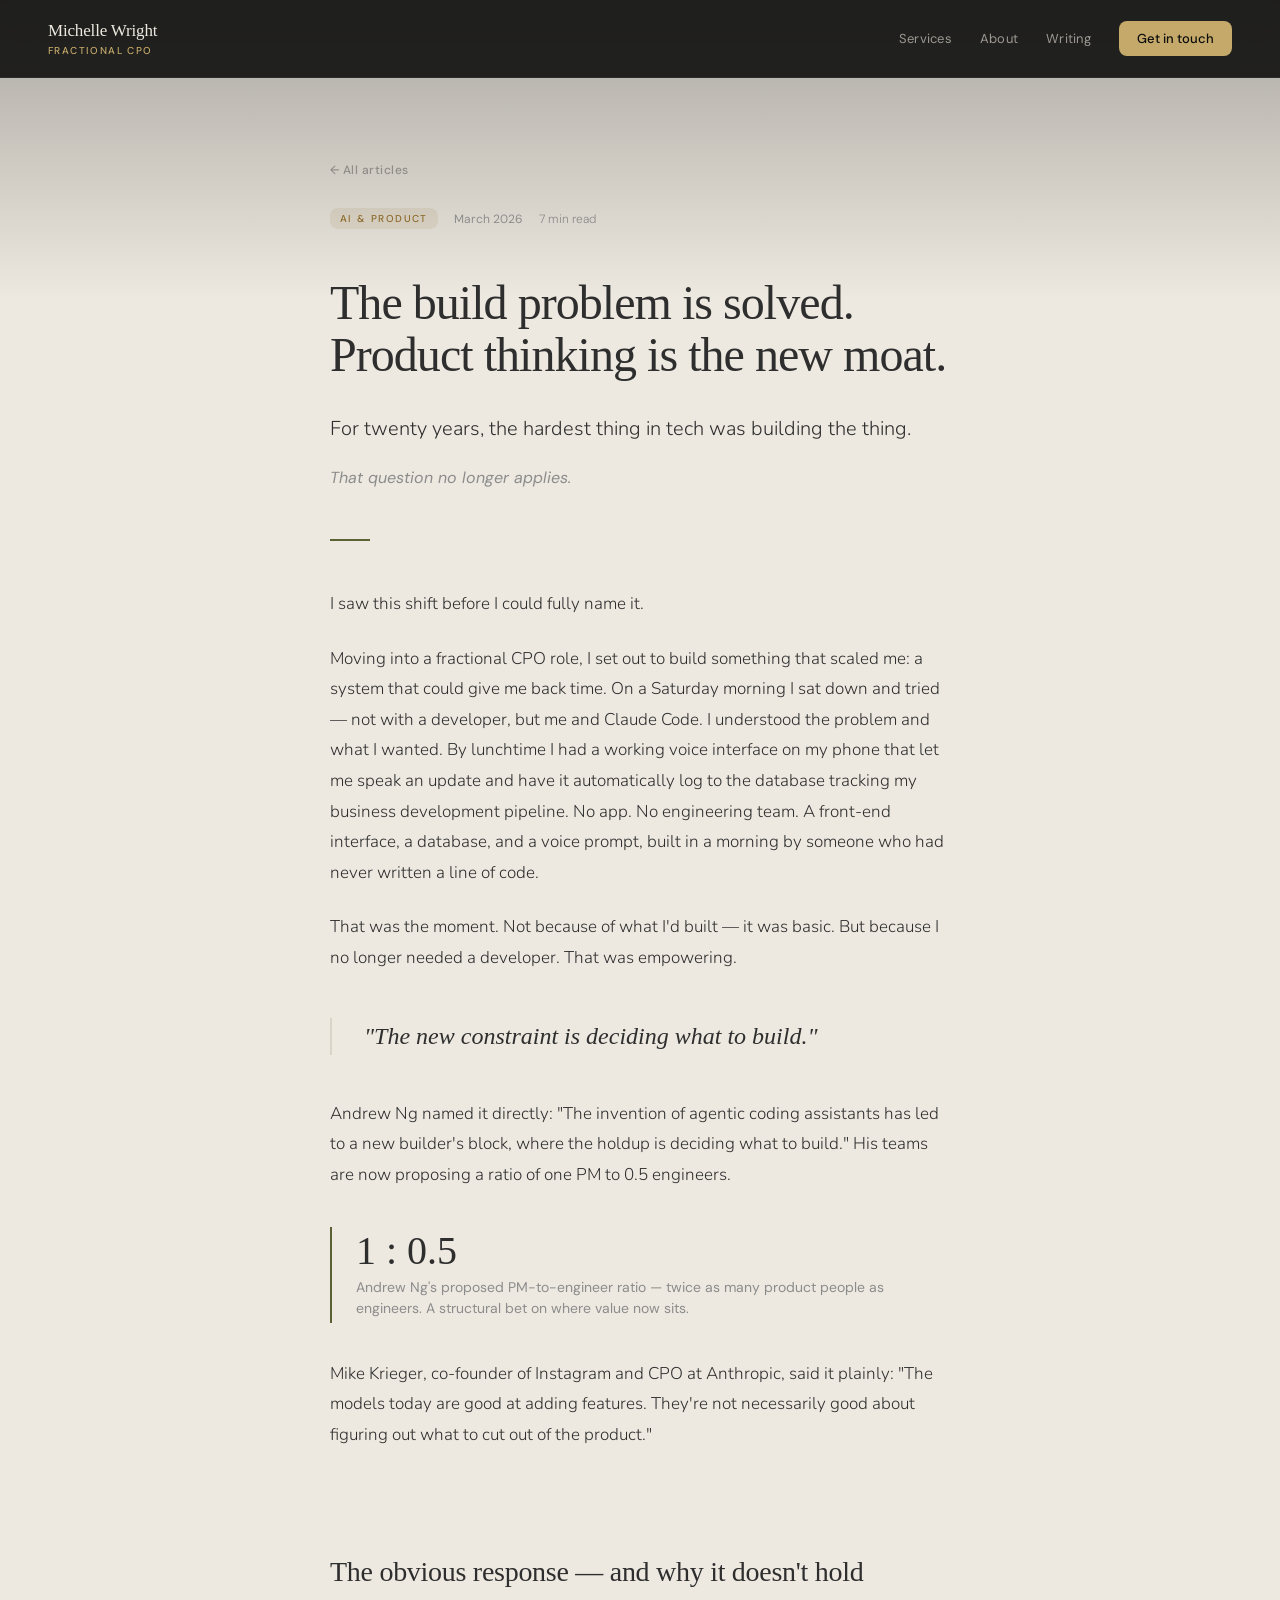
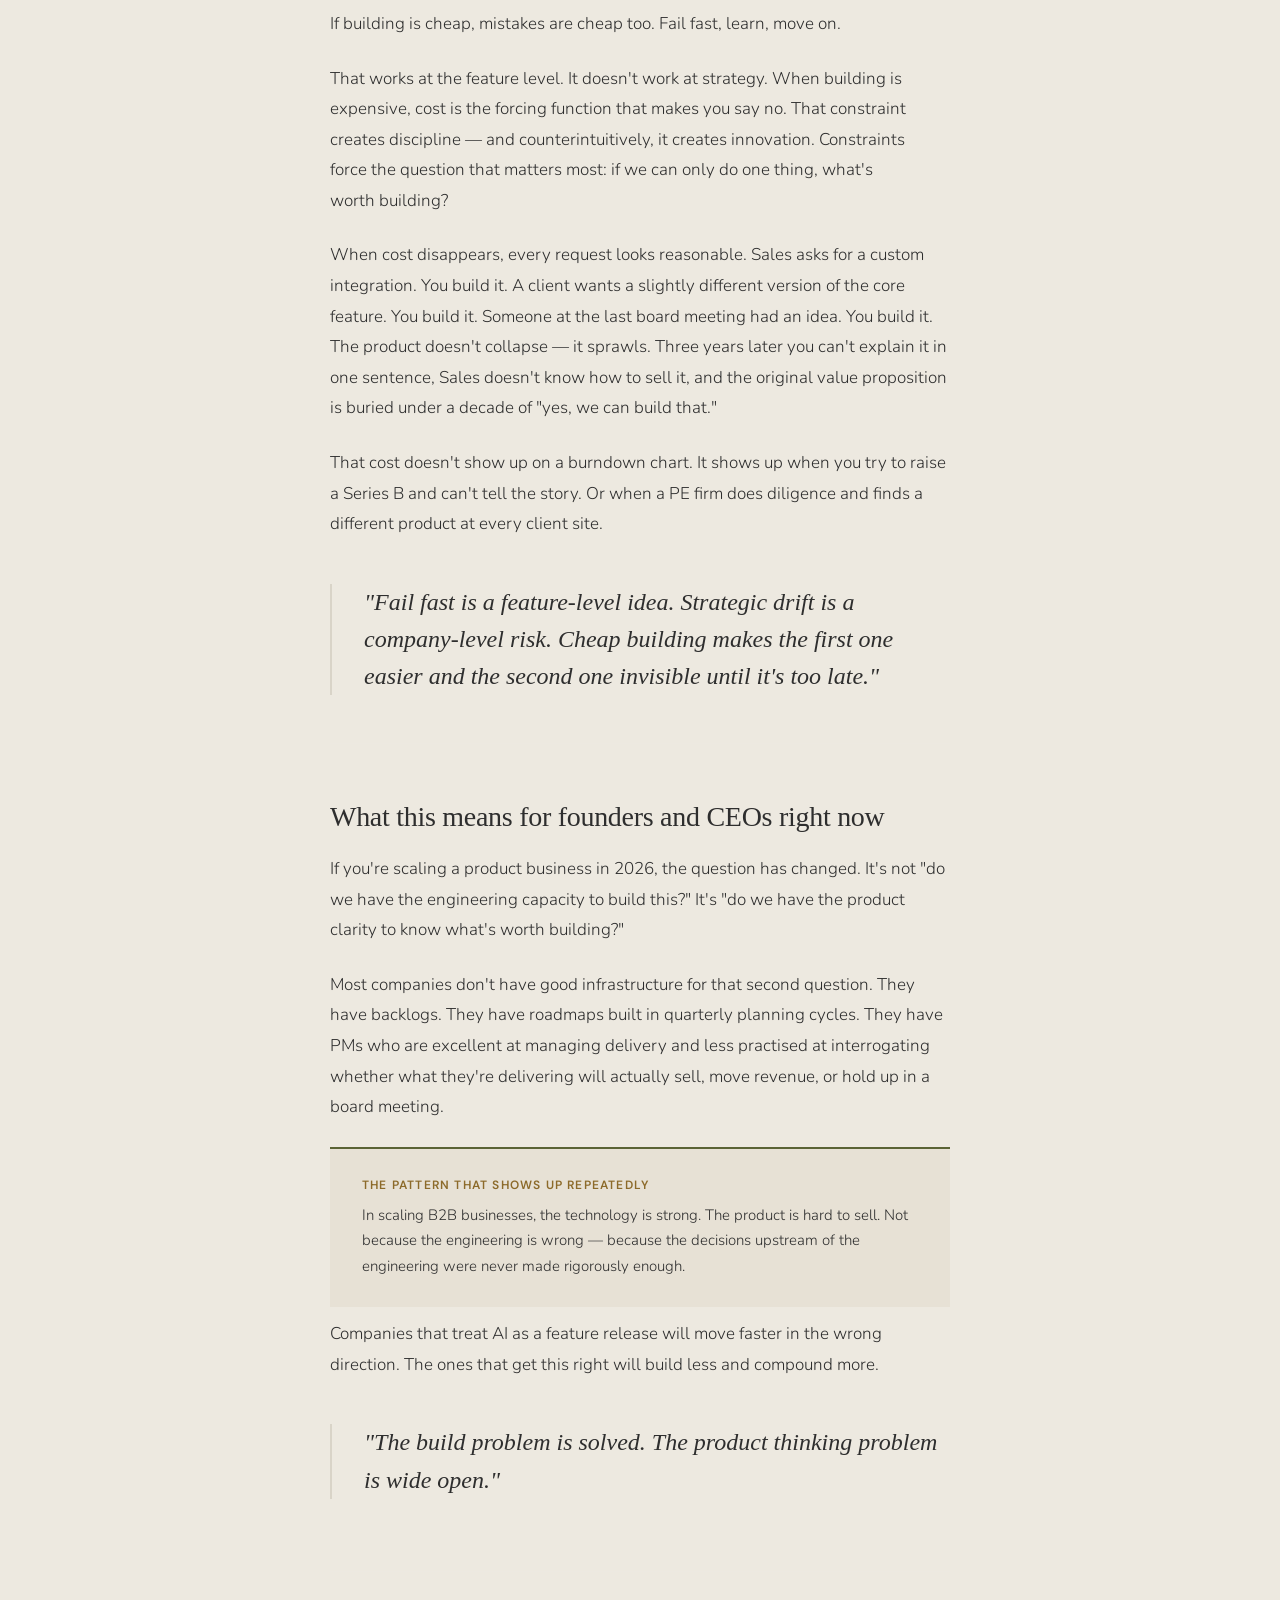
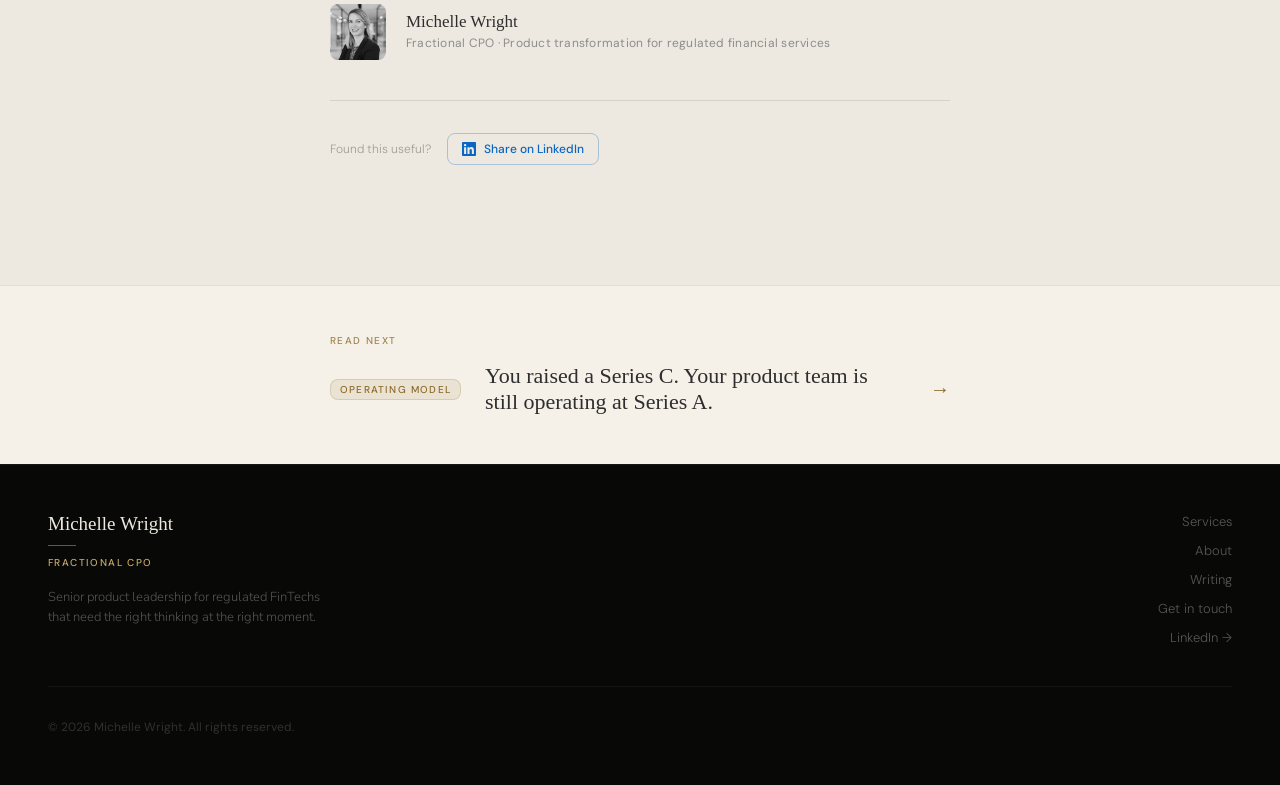
<file: writing/build-problem.html>
<!DOCTYPE html>
<html lang="en">
<head>
<!-- Google tag (gtag.js) -->
<script async src="https://www.googletagmanager.com/gtag/js?id=G-QFN6VKW2MQ"></script>
<script>
  window.dataLayer = window.dataLayer || [];
  function gtag(){dataLayer.push(arguments);}
  gtag('js', new Date());
  gtag('config', 'G-QFN6VKW2MQ');
</script>
<meta charset="utf-8">
<meta name="viewport" content="width=device-width, initial-scale=1">
<title>The build problem is solved. Product thinking is the new moat. — Michelle Wright</title>
<link href="https://fonts.googleapis.com/css2?family=Nunito:ital,wght@0,300;0,400;0,500;1,300;1,400&family=DM+Sans:wght@400;500&display=swap" rel="stylesheet">
<style>
  *, *::before, *::after { box-sizing: border-box; margin: 0; }

  body {
    background: #EDE9E0;
    color: #2E2E2E;
    font-family: 'Nunito', sans-serif;
    font-weight: 300;
    -webkit-font-smoothing: antialiased;
    text-rendering: optimizeLegibility;
    position: relative;
  }

  /* Dark shading from top fading into cream */
  body::before {
    content: '';
    position: absolute;
    top: 0; left: 0; right: 0;
    height: 300px;
    background: linear-gradient(to bottom, rgba(12,12,11,0.3) 0%, transparent 100%);
    pointer-events: none;
    z-index: 0;
  }

  .site-header, .header-link, .meta-tag, .meta-date, .article-body h3,
  .function-block h3, .byline-role, .footer-copy, .footer-cta,
  .article-lead-sub, .pull-stat-label, .wordmark-sub {
    font-family: 'DM Sans', sans-serif;
    font-weight: 400;
  }
  .site-header {
    position: sticky; top: 0; z-index: 100;
    padding: 20px 48px;
    border-bottom: 1px solid rgba(237,233,224,0.06);
    display: flex;
    align-items: center;
    justify-content: space-between;
    background: rgba(12,12,11,0.88);
    backdrop-filter: blur(16px);
  }
  .wordmark {
    font-family: Baskerville, 'Baskerville Old Face', Georgia, serif;
    font-size: 17px;
    color: #EDE9E0;
    letter-spacing: -0.01em;
    text-decoration: none;
  }
  .wordmark-sub {
    font-size: 10px;
    font-weight: 500;
    letter-spacing: 0.14em;
    text-transform: uppercase;
    color: #C4A96A;
    margin-top: 3px;
  }
  .header-link {
    font-size: 13px;
    color: rgba(237,233,224,0.6);
    text-decoration: none;
    letter-spacing: 0.02em;
    transition: color 150ms;
  }
  .header-link:hover { color: #EDE9E0; }
  .nav-cta {
    font-family: 'DM Sans', sans-serif;
    font-size: 13px; font-weight: 500;
    background: #C4A96A; color: #0C0C0B;
    padding: 9px 18px; border-radius: 8px;
    text-decoration: none; transition: opacity 150ms;
  }
  .nav-cta:hover { opacity: 0.85; }

  .article-wrap {
    max-width: 700px;
    margin: 0 auto;
    padding: 80px 40px 120px;
    position: relative;
    z-index: 1;
  }

  .article-meta {
    display: flex;
    align-items: center;
    gap: 16px;
    margin-bottom: 48px;
  }
  .meta-tag {
    font-size: 10px;
    font-weight: 500;
    letter-spacing: 0.14em;
    text-transform: uppercase;
    color: #8C6A2A;
    background: rgba(140,106,42,0.1);
    padding: 4px 10px;
    border-radius: 8px;
  }
  .meta-date {
    font-size: 12px;
    color: #8C8C8C;
  }

  h1.article-title {
    font-family: Baskerville, 'Baskerville Old Face', Georgia, serif;
    font-size: 48px;
    font-weight: 400;
    line-height: 1.08;
    letter-spacing: -0.02em;
    color: #2E2E2E;
    margin-bottom: 32px;
    text-wrap: pretty;
  }

  .article-lead {
    font-size: 20px;
    font-weight: 300;
    line-height: 1.6;
    font-family: 'Nunito', sans-serif;
    color: #2E2E2E;
    margin-bottom: 20px;
    text-wrap: pretty;
  }
  .article-lead-sub {
    font-size: 16px;
    line-height: 1.65;
    color: #8C8C8C;
    margin-bottom: 48px;
    font-style: italic;
  }

  .rule {
    border: none;
    border-top: 1px solid rgba(237,233,224,0.06);
    margin: 48px 0;
  }
  .rule-olive {
    border: none;
    border-top: 2px solid #5B6335;
    width: 40px;
    margin: 48px 0;
  }

  .article-body p {
    font-size: 17px;
    font-weight: 300;
    line-height: 1.8;
    color: #2E2E2E;
    margin-bottom: 24px;
    text-wrap: pretty;
  }

  .article-body h2 {
    font-family: Baskerville, 'Baskerville Old Face', Georgia, serif;
    font-size: 28px;
    font-weight: 400;
    line-height: 1.2;
    color: #2E2E2E;
    margin: 56px 0 20px;
    letter-spacing: -0.01em;
    text-wrap: pretty;
  }

  .article-body h3 {
    font-family: 'DM Sans', sans-serif;
    font-size: 13px;
    font-weight: 600;
    letter-spacing: 0.08em;
    text-transform: uppercase;
    color: #8C6A2A;
    margin: 40px 0 12px;
  }

  .pull-stat {
    border-left: 2px solid #5B6335;
    padding: 4px 0 4px 24px;
    margin: 36px 0;
  }
  .pull-stat-num {
    font-family: Baskerville, 'Baskerville Old Face', Georgia, serif;
    font-size: 40px;
    color: #2E2E2E;
    line-height: 1;
    margin-bottom: 6px;
  }
  .pull-stat-label {
    font-size: 14px;
    color: #8C8C8C;
    line-height: 1.5;
  }

  .pullquote {
    font-family: Baskerville, 'Baskerville Old Face', Georgia, serif;
    font-size: 24px;
    font-style: italic;
    line-height: 1.55;
    color: #2E2E2E;
    padding: 0 0 0 32px;
    border-left: 2px solid #D9D4C8;
    margin: 44px 0;
    text-wrap: pretty;
  }

  .function-block {
    background: rgba(140,106,42,0.06);
    border-top: 2px solid #5B6335;
    padding: 28px 32px;
    margin: 12px 0;
  }
  .function-block h3 {
    font-family: 'DM Sans', sans-serif;
    font-size: 12px;
    font-weight: 600;
    letter-spacing: 0.1em;
    text-transform: uppercase;
    color: #8C6A2A;
    margin: 0 0 10px;
  }
  .function-block p {
    font-size: 15px;
    font-weight: 300;
    line-height: 1.7;
    color: #2E2E2E;
    margin: 0;
    text-wrap: pretty;
  }

  .byline {
    margin-top: 72px;
    padding-top: 32px;
    border-top: 1px solid rgba(237,233,224,0.06);
    display: flex;
    gap: 20px;
    align-items: center;
  }
  .byline-avatar {
    width: 56px;
    height: 56px;
    border-radius: 8px;
    overflow: hidden;
    flex-shrink: 0;
  }
  .byline-avatar img {
    width: 100%;
    height: 100%;
    object-fit: cover;
    object-position: center top;
    filter: grayscale(100%) contrast(1.05) brightness(0.95);
  }
  .byline-name {
    font-family: Baskerville, 'Baskerville Old Face', Georgia, serif;
    font-size: 17px;
    color: #2E2E2E;
    margin-bottom: 3px;
  }
  .byline-role {
    font-size: 12px;
    color: #8C8C8C;
    letter-spacing: 0.02em;
  }

  .site-footer {
    border-top: 1px solid rgba(237,233,224,0.06);
    padding: 28px 48px;
    background: #080807;
    display: flex;
    justify-content: space-between;
    align-items: center;
  }
  .footer-copy { font-size: 12px; color: rgba(237,233,224,0.25); }
  .footer-cta {
    font-size: 13px;
    font-weight: 500;
    color: #C4A96A;
    opacity: 0.8;
    transition: opacity 150ms;
    text-decoration: none;
    letter-spacing: 0.02em;
  }
  .footer-cta:hover { opacity: 1; }

  /* Burger */
  .burger { display: none; flex-direction: column; justify-content: center; align-items: center; gap: 5px; width: 36px; height: 36px; background: none; border: none; cursor: pointer; padding: 4px; position: relative; z-index: 101; }
  .burger span { display: block; width: 22px; height: 1.5px; background: #EDE9E0; border-radius: 2px; transition: all 250ms ease; }
  .burger.open span:nth-child(1) { transform: translateY(6.5px) rotate(45deg); }
  .burger.open span:nth-child(2) { opacity: 0; }
  .burger.open span:nth-child(3) { transform: translateY(-6.5px) rotate(-45deg); }
  .mobile-menu { display: none; position: fixed; inset: 0; z-index: 99; background: rgba(12,12,11,0.97); backdrop-filter: blur(16px); flex-direction: column; align-items: center; justify-content: center; gap: 32px; }
  .mobile-menu.open { display: flex; }
  .mobile-menu a { font-family: 'DM Sans', sans-serif; font-size: 22px; font-weight: 400; color: rgba(237,233,224,0.6); text-decoration: none; transition: color 150ms; }
  .mobile-menu a:hover { color: #EDE9E0; }
  .mobile-menu .mobile-cta { font-size: 16px; font-weight: 500; background: #C4A96A; color: #0C0C0B; padding: 14px 36px; border-radius: 8px; margin-top: 8px; }

  @media (max-width: 768px) {
    .site-header { padding: 16px 24px; }
    .site-header nav { display: none !important; }
    .burger { display: flex; }
    .article-wrap { padding: 48px 24px 80px; }
    h1.article-title { font-size: 34px; }
    .article-lead { font-size: 18px; }
    .pullquote { font-size: 20px; }
    .site-footer { padding: 20px 24px; flex-direction: column; gap: 8px; text-align: center; }
  }

  /* ── Additions ── */
  .progress-bar { position: fixed; top: 0; left: 0; height: 2px; background: #C4A96A; width: 0%; z-index: 200; transition: width 80ms linear; pointer-events: none; }
  .article-back { margin-bottom: 28px; }
  .back-link { font-family: 'DM Sans', sans-serif; font-size: 12px; font-weight: 500; letter-spacing: 0.04em; color: rgba(46,46,46,0.4); text-decoration: none; transition: color 150ms; }
  .back-link:hover { color: #8C6A2A; }
  .meta-read { font-family: 'DM Sans', sans-serif; font-size: 12px; color: #8C8C8C; }
  .article-share { margin-top: 40px; padding-top: 32px; border-top: 1px solid rgba(46,46,46,0.12); display: flex; align-items: center; gap: 16px; }
  .share-label { font-family: 'DM Sans', sans-serif; font-size: 12px; color: rgba(46,46,46,0.4); }
  .share-btn { display: inline-flex; align-items: center; gap: 8px; font-family: 'DM Sans', sans-serif; font-size: 12px; font-weight: 500; color: #0A66C2; text-decoration: none; border: 1px solid rgba(10,102,194,0.3); padding: 7px 14px; border-radius: 8px; transition: all 150ms; }
  .share-btn:hover { background: rgba(10,102,194,0.07); }
  .next-article { background: #F5F1E8; border-top: 1px solid rgba(46,46,46,0.1); }
  .next-inner { max-width: 700px; margin: 0 auto; padding: 48px 40px; }
  .next-label { font-family: 'DM Sans', sans-serif; font-size: 10px; font-weight: 500; letter-spacing: 0.14em; text-transform: uppercase; color: #8C6A2A; margin-bottom: 16px; opacity: 0.8; }
  .next-link { display: flex; align-items: center; gap: 24px; text-decoration: none; }
  .next-tag { font-family: 'DM Sans', sans-serif; font-size: 10px; font-weight: 500; letter-spacing: 0.12em; text-transform: uppercase; color: #8C6A2A; background: rgba(140,106,42,0.1); border: 1px solid rgba(140,106,42,0.2); padding: 3px 9px; border-radius: 8px; white-space: nowrap; flex-shrink: 0; }
  .next-title { font-family: Baskerville, 'Baskerville Old Face', Georgia, serif; font-size: 22px; font-weight: 400; line-height: 1.2; color: #2E2E2E; flex: 1; transition: color 200ms; }
  .next-arrow { font-size: 20px; color: #8C6A2A; flex-shrink: 0; transition: transform 150ms; }
  .next-link:hover .next-title { color: #8C6A2A; }
  .next-link:hover .next-arrow { transform: translateX(4px); }
  .site-footer { display: block; padding: 48px; }
  .footer-top { display: flex; justify-content: space-between; align-items: flex-start; margin-bottom: 40px; }
  .footer-wordmark { font-family: Baskerville, 'Baskerville Old Face', Georgia, serif; font-size: 19px; color: #EDE9E0; }
  .footer-mark { width: 28px; height: 1px; background: #C4A96A; margin: 10px 0; opacity: 0.5; }
  .footer-role { font-family: 'DM Sans', sans-serif; font-size: 10px; font-weight: 500; letter-spacing: 0.14em; text-transform: uppercase; color: #C4A96A; }
  .footer-tagline { font-size: 13px; font-weight: 300; color: rgba(237,233,224,0.35); max-width: 280px; line-height: 1.6; margin-top: 18px; }
  .footer-nav { display: flex; flex-direction: column; gap: 12px; align-items: flex-end; }
  .footer-nav a { font-family: 'DM Sans', sans-serif; font-size: 13px; color: rgba(237,233,224,0.35); text-decoration: none; transition: color 150ms; }
  .footer-nav a:hover { color: #EDE9E0; }
  .footer-divider { border: none; border-top: 1px solid rgba(237,233,224,0.05); margin: 0 0 28px; }
  .footer-copy { font-family: 'DM Sans', sans-serif; font-size: 12px; color: rgba(237,233,224,0.18); }
  @media (max-width: 768px) {
    .site-footer { padding: 32px 24px; text-align: left; }
    .footer-top { flex-direction: column; gap: 32px; }
    .footer-nav { align-items: flex-start; flex-direction: row; flex-wrap: wrap; gap: 16px; }
    .next-inner { padding: 36px 24px; }
    .next-link { flex-direction: column; align-items: flex-start; gap: 12px; }
    .next-title { font-size: 18px; }
  }
</style>
</head>
<body>

<div class="progress-bar" id="progress-bar"></div>

<header class="site-header">
  <div>
    <a href="../index.html" class="wordmark">Michelle Wright</a>
    <div class="wordmark-sub">Fractional CPO</div>
  </div>
  <nav style="display:flex;gap:28px;align-items:center;">
    <a href="../index.html#services" class="header-link">Services</a>
    <a href="../index.html#about" class="header-link">About</a>
    <a href="index.html" class="header-link">Writing</a>
    <a href="../contact.html" class="nav-cta">Get in touch</a>
  </nav>
  <button class="burger" id="burger" aria-label="Open menu"><span></span><span></span><span></span></button>
</header>
<div class="mobile-menu" id="mobile-menu">
  <a href="../index.html#services">Services</a>
  <a href="../index.html#about">About</a>
  <a href="index.html">Writing</a>
  <a href="../contact.html" class="mobile-cta">Get in touch</a>
</div>

<main class="article-wrap">

  <div class="article-back"><a href="index.html" class="back-link">← All articles</a></div>

  <div class="article-meta">
    <span class="meta-tag">AI &amp; Product</span>
    <span class="meta-date">March 2026</span>
    <span class="meta-read">7 min read</span>
  </div>

  <h1 class="article-title">The build problem is solved. Product thinking is the new moat.</h1>

  <p class="article-lead">For twenty years, the hardest thing in tech was building the thing.</p>
  <p class="article-lead-sub">That question no longer applies.</p>

  <hr class="rule-olive">

  <div class="article-body">

    <p>I saw this shift before I could fully name it.</p>

    <p>Moving into a fractional CPO role, I set out to build something that scaled me: a system that could give me back time. On a Saturday morning I sat down and tried — not with a developer, but me and Claude Code. I understood the problem and what I wanted. By lunchtime I had a working voice interface on my phone that let me speak an update and have it automatically log to the database tracking my business development pipeline. No app. No engineering team. A front-end interface, a database, and a voice prompt, built in a morning by someone who had never written a line of code.</p>

    <p>That was the moment. Not because of what I'd built — it was basic. But because I no longer needed a developer. That was empowering.</p>

    <div class="pullquote">
      "The new constraint is deciding what to build."
    </div>

    <p>Andrew Ng named it directly: "The invention of agentic coding assistants has led to a new builder's block, where the holdup is deciding what to build." His teams are now proposing a ratio of one PM to 0.5 engineers.</p>

    <div class="pull-stat">
      <div class="pull-stat-num">1 : 0.5</div>
      <div class="pull-stat-label">Andrew Ng's proposed PM-to-engineer ratio — twice as many product people as engineers. A structural bet on where value now sits.</div>
    </div>

    <p>Mike Krieger, co-founder of Instagram and CPO at Anthropic, said it plainly: "The models today are good at adding features. They're not necessarily good about figuring out what to cut out of the product."</p>

    <hr class="rule">

    <h2>The obvious response — and why it doesn't hold</h2>

    <p>If building is cheap, mistakes are cheap too. Fail fast, learn, move on.</p>

    <p>That works at the feature level. It doesn't work at strategy. When building is expensive, cost is the forcing function that makes you say no. That constraint creates discipline — and counterintuitively, it creates innovation. Constraints force the question that matters most: if we can only do one thing, what's worth building?</p>

    <p>When cost disappears, every request looks reasonable. Sales asks for a custom integration. You build it. A client wants a slightly different version of the core feature. You build it. Someone at the last board meeting had an idea. You build it. The product doesn't collapse — it sprawls. Three years later you can't explain it in one sentence, Sales doesn't know how to sell it, and the original value proposition is buried under a decade of "yes, we can build that."</p>

    <p>That cost doesn't show up on a burndown chart. It shows up when you try to raise a Series B and can't tell the story. Or when a PE firm does diligence and finds a different product at every client site.</p>

    <div class="pullquote">
      "Fail fast is a feature-level idea. Strategic drift is a company-level risk. Cheap building makes the first one easier and the second one invisible until it's too late."
    </div>

    <hr class="rule">

    <h2>What this means for founders and CEOs right now</h2>

    <p>If you're scaling a product business in 2026, the question has changed. It's not "do we have the engineering capacity to build this?" It's "do we have the product clarity to know what's worth building?"</p>

    <p>Most companies don't have good infrastructure for that second question. They have backlogs. They have roadmaps built in quarterly planning cycles. They have PMs who are excellent at managing delivery and less practised at interrogating whether what they're delivering will actually sell, move revenue, or hold up in a board meeting.</p>

    <div class="function-block">
      <h3>The pattern that shows up repeatedly</h3>
      <p>In scaling B2B businesses, the technology is strong. The product is hard to sell. Not because the engineering is wrong — because the decisions upstream of the engineering were never made rigorously enough.</p>
    </div>

    <p>Companies that treat AI as a feature release will move faster in the wrong direction. The ones that get this right will build less and compound more.</p>

    <div class="pullquote">
      "The build problem is solved. The product thinking problem is wide open."
    </div>

  </div>

  <div class="byline">
    <div class="byline-avatar">
      <img src="../uploads/linked in photo.jpeg" alt="Michelle Wright">
    </div>
    <div>
      <div class="byline-name">Michelle Wright</div>
      <div class="byline-role">Fractional CPO · Product transformation for regulated financial services</div>
    </div>
  </div>

  <div class="article-share">
    <span class="share-label">Found this useful?</span>
    <a href="https://www.linkedin.com/sharing/share-offsite/?url=https://michellewright.me/writing/build-problem.html" target="_blank" class="share-btn">
      <svg width="14" height="14" viewBox="0 0 24 24" fill="currentColor"><path d="M20.447 20.452h-3.554v-5.569c0-1.328-.027-3.037-1.852-3.037-1.853 0-2.136 1.445-2.136 2.939v5.667H9.351V9h3.414v1.561h.046c.477-.9 1.637-1.85 3.37-1.85 3.601 0 4.267 2.37 4.267 5.455v6.286zM5.337 7.433c-1.144 0-2.063-.926-2.063-2.065 0-1.138.92-2.063 2.063-2.063 1.14 0 2.064.925 2.064 2.063 0 1.139-.925 2.065-2.064 2.065zm1.782 13.019H3.555V9h3.564v11.452zM22.225 0H1.771C.792 0 0 .774 0 1.729v20.542C0 23.227.792 24 1.771 24h20.451C23.2 24 24 23.227 24 22.271V1.729C24 .774 23.2 0 22.222 0h.003z"/></svg>
      Share on LinkedIn
    </a>
  </div>

</main>

<div class="next-article">
  <div class="next-inner">
    <div class="next-label">Read next</div>
    <a href="series-c-series-a.html" class="next-link">
      <span class="next-tag">Operating Model</span>
      <span class="next-title">You raised a Series C. Your product team is still operating at Series A.</span>
      <span class="next-arrow">→</span>
    </a>
  </div>
</div>

<footer class="site-footer">
  <div class="footer-top">
    <div>
      <div class="footer-wordmark">Michelle Wright</div>
      <div class="footer-mark"></div>
      <div class="footer-role">Fractional CPO</div>
      <div class="footer-tagline">Senior product leadership for regulated FinTechs that need the right thinking at the right moment.</div>
    </div>
    <nav class="footer-nav">
      <a href="../index.html#services">Services</a>
      <a href="../index.html#about">About</a>
      <a href="index.html">Writing</a>
      <a href="../contact.html">Get in touch</a>
      <a href="https://www.linkedin.com/in/michellereimanwright/" target="_blank">LinkedIn →</a>
    </nav>
  </div>
  <hr class="footer-divider">
  <div class="footer-bottom">
    <span class="footer-copy">© 2026 Michelle Wright. All rights reserved.</span>
  </div>
</footer>

<script>
const burger = document.getElementById('burger');
const mobileMenu = document.getElementById('mobile-menu');
burger.addEventListener('click', () => {
  burger.classList.toggle('open');
  mobileMenu.classList.toggle('open');
  document.body.style.overflow = mobileMenu.classList.contains('open') ? 'hidden' : '';
});
mobileMenu.querySelectorAll('a').forEach(a => {
  a.addEventListener('click', () => {
    burger.classList.remove('open');
    mobileMenu.classList.remove('open');
    document.body.style.overflow = '';
  });
});
const progressBar = document.getElementById('progress-bar');
window.addEventListener('scroll', () => {
  const pct = window.scrollY / (document.documentElement.scrollHeight - window.innerHeight) * 100;
  progressBar.style.width = pct + '%';
}, { passive: true });
</script>

</body>
</html>
</file>
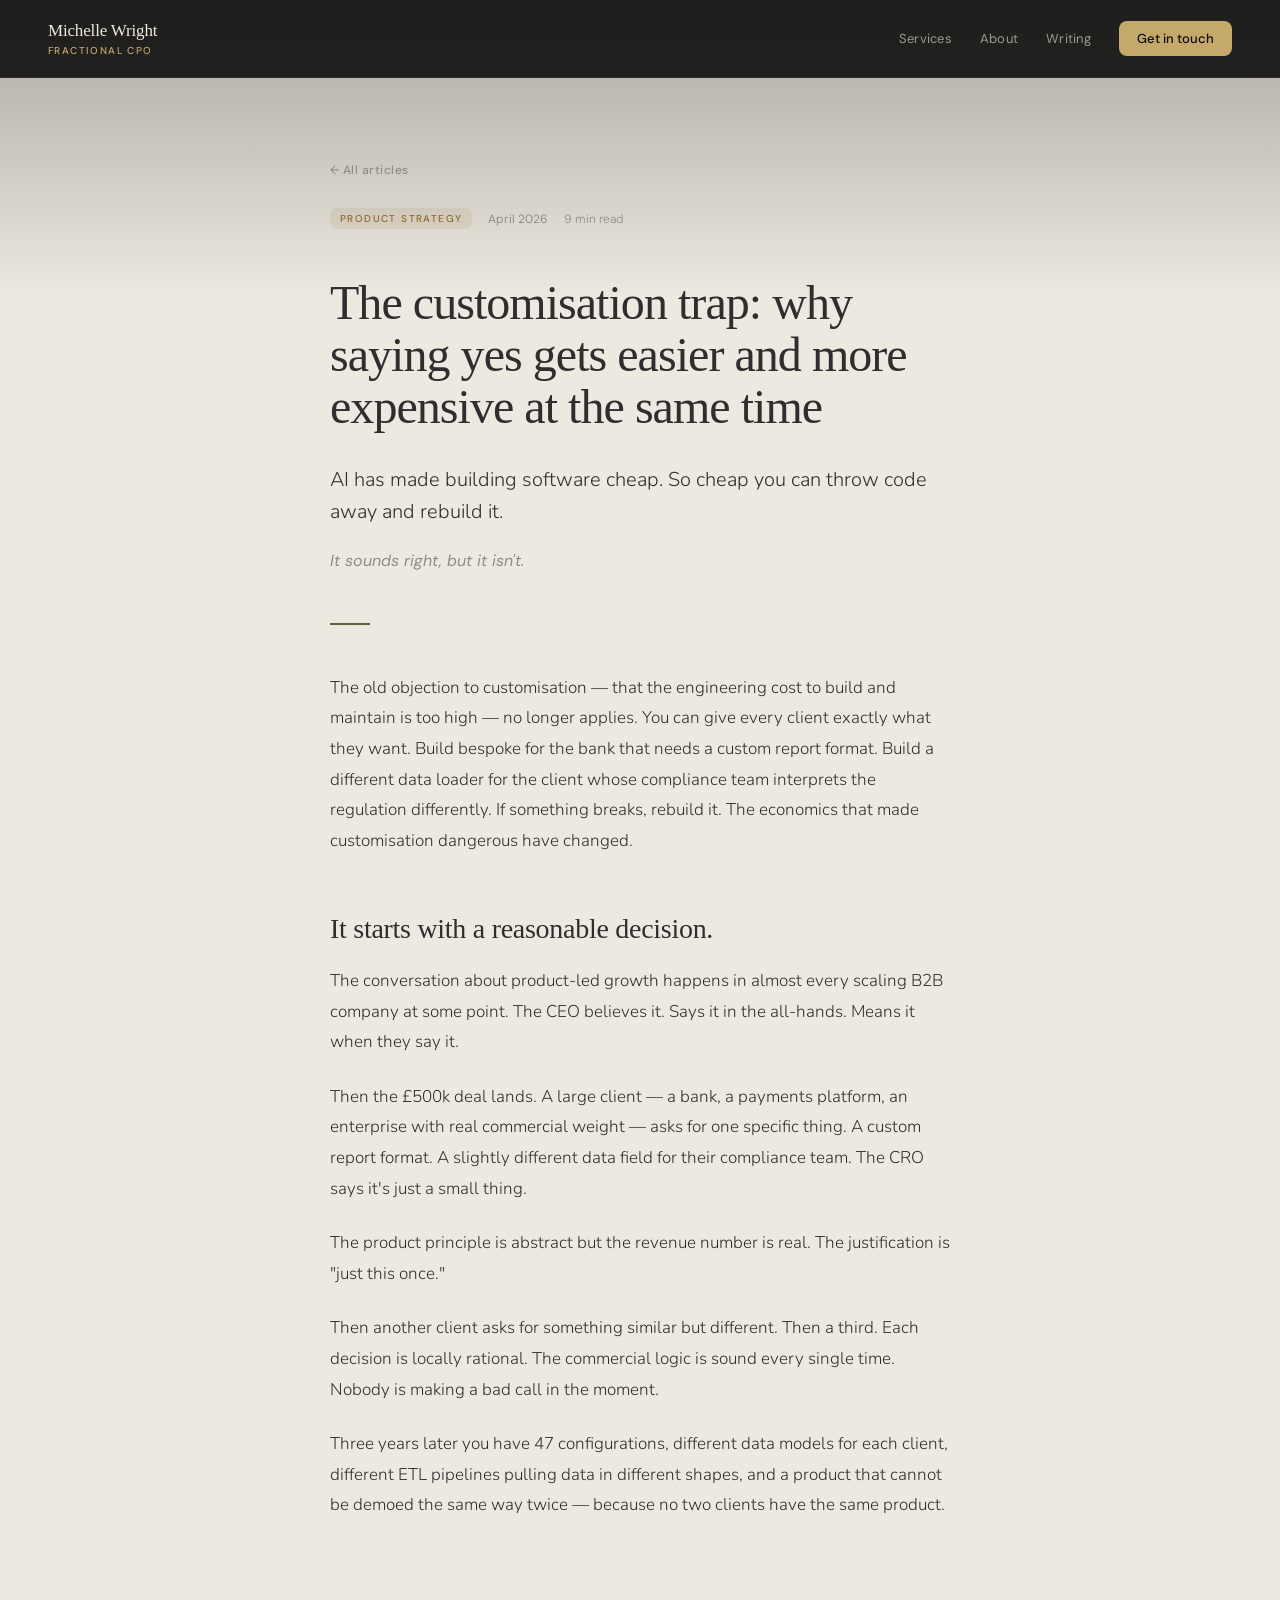
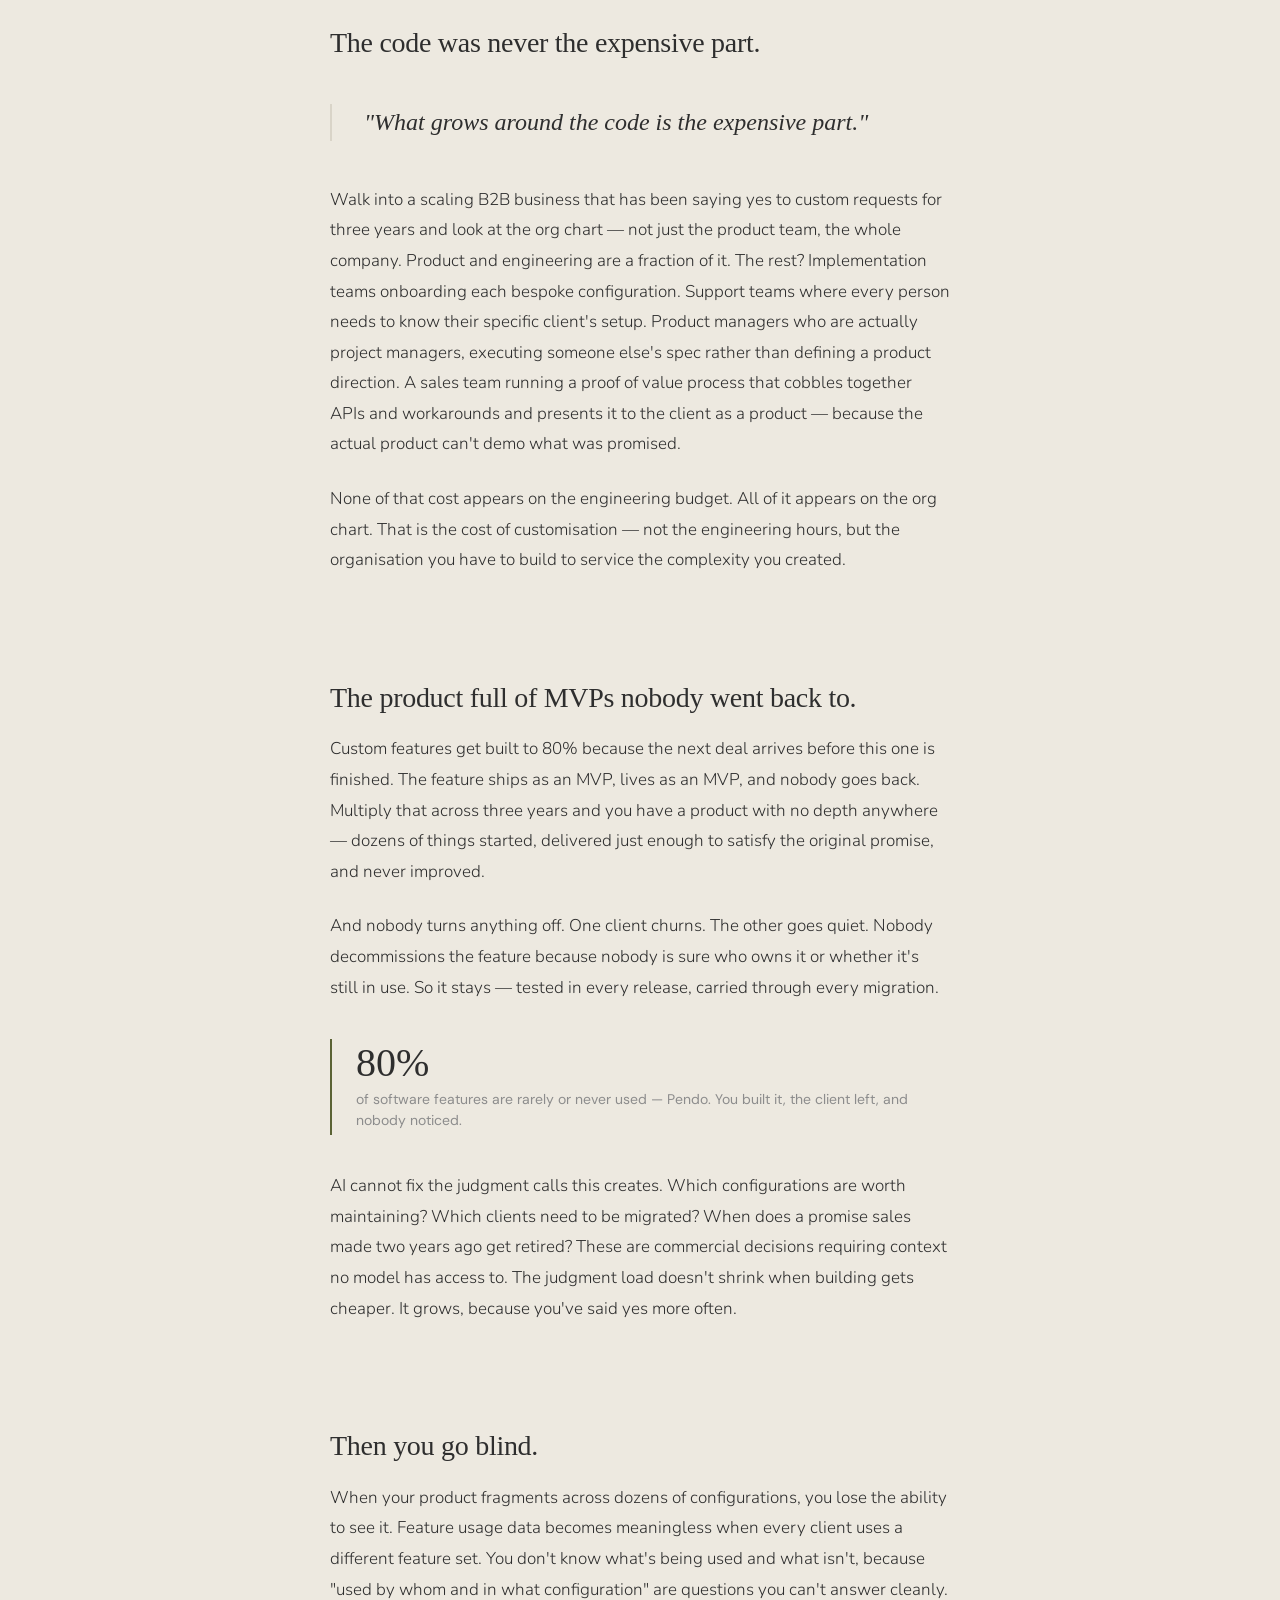
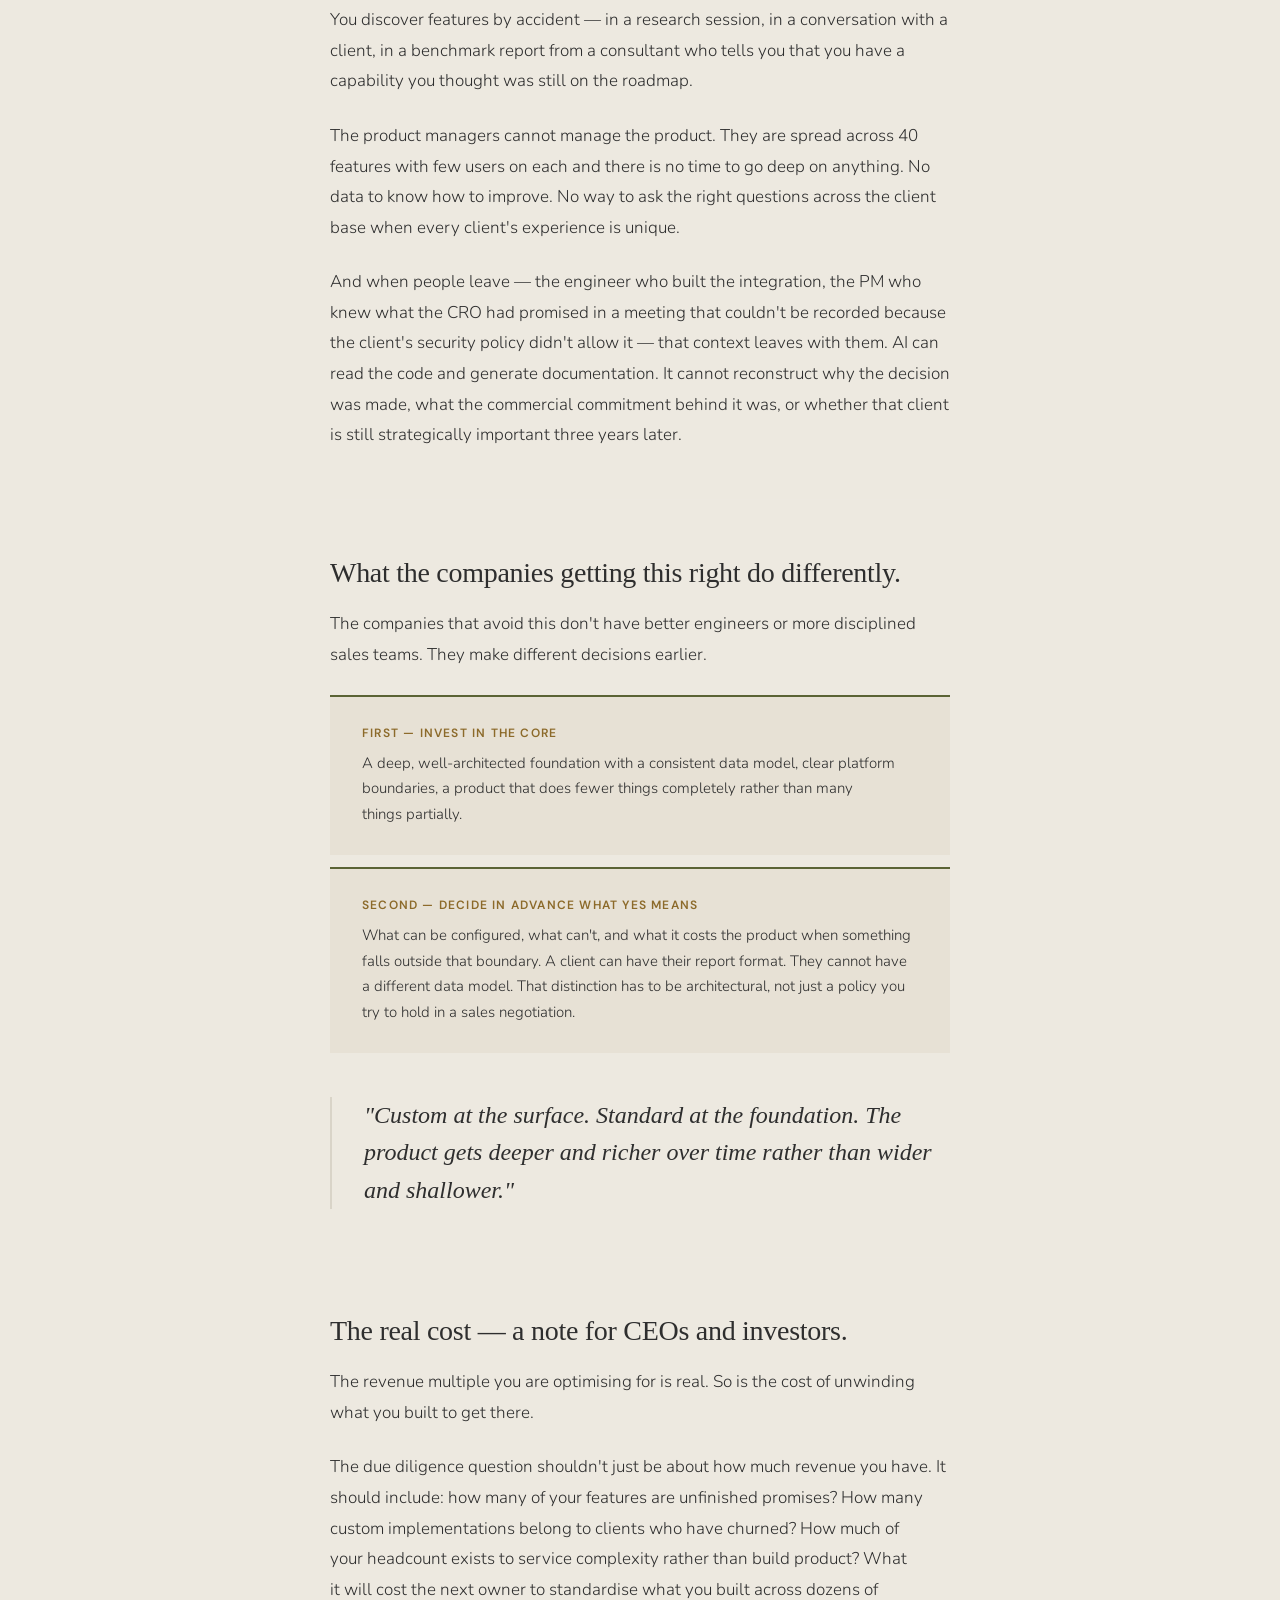
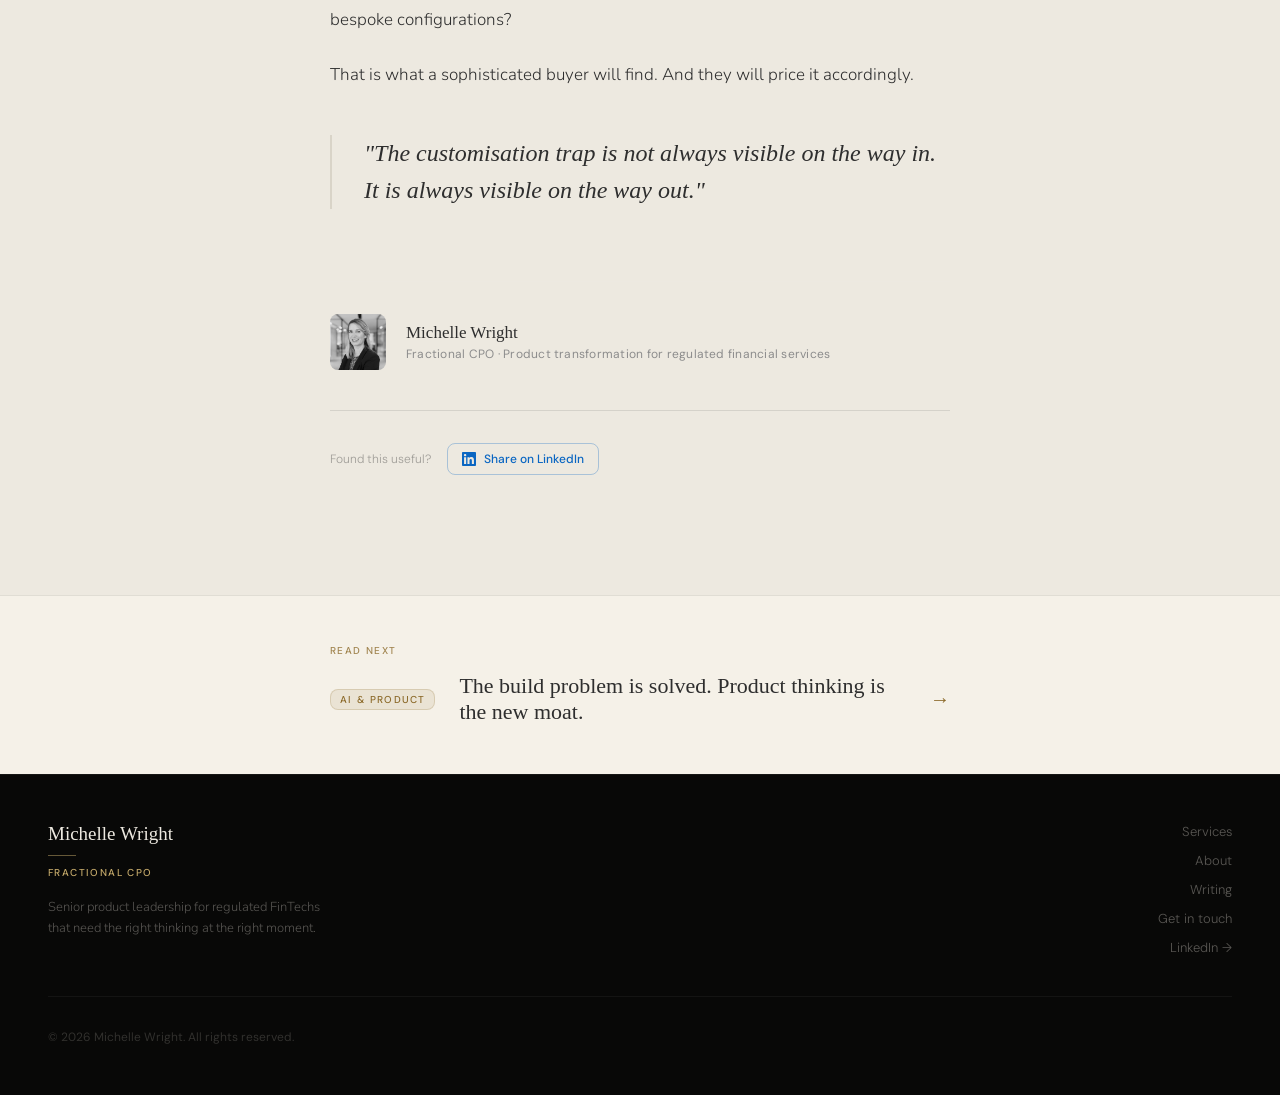
<file: writing/customisation-trap.html>
<!DOCTYPE html>
<html lang="en">
<head>
<!-- Google tag (gtag.js) -->
<script async src="https://www.googletagmanager.com/gtag/js?id=G-QFN6VKW2MQ"></script>
<script>
  window.dataLayer = window.dataLayer || [];
  function gtag(){dataLayer.push(arguments);}
  gtag('js', new Date());
  gtag('config', 'G-QFN6VKW2MQ');
</script>
<meta charset="utf-8">
<meta name="viewport" content="width=device-width, initial-scale=1">
<title>The customisation trap: why saying yes gets easier and more expensive at the same time — Michelle Wright</title>
<link href="https://fonts.googleapis.com/css2?family=Nunito:ital,wght@0,300;0,400;0,500;1,300;1,400&family=DM+Sans:wght@400;500&display=swap" rel="stylesheet">
<style>
  *, *::before, *::after { box-sizing: border-box; margin: 0; }

  body {
    background: #EDE9E0;
    color: #2E2E2E;
    font-family: 'Nunito', sans-serif;
    font-weight: 300;
    -webkit-font-smoothing: antialiased;
    text-rendering: optimizeLegibility;
    position: relative;
  }

  /* Dark shading from top fading into cream */
  body::before {
    content: '';
    position: absolute;
    top: 0; left: 0; right: 0;
    height: 300px;
    background: linear-gradient(to bottom, rgba(12,12,11,0.3) 0%, transparent 100%);
    pointer-events: none;
    z-index: 0;
  }

  .site-header, .header-link, .meta-tag, .meta-date, .article-body h3,
  .function-block h3, .byline-role, .footer-copy, .footer-cta,
  .article-lead-sub, .pull-stat-label, .wordmark-sub {
    font-family: 'DM Sans', sans-serif;
    font-weight: 400;
  }
  .site-header {
    position: sticky; top: 0; z-index: 100;
    padding: 20px 48px;
    border-bottom: 1px solid rgba(237,233,224,0.06);
    display: flex;
    align-items: center;
    justify-content: space-between;
    background: rgba(12,12,11,0.88);
    backdrop-filter: blur(16px);
  }
  .wordmark {
    font-family: Baskerville, 'Baskerville Old Face', Georgia, serif;
    font-size: 17px;
    color: #EDE9E0;
    letter-spacing: -0.01em;
    text-decoration: none;
  }
  .wordmark-sub {
    font-size: 10px;
    font-weight: 500;
    letter-spacing: 0.14em;
    text-transform: uppercase;
    color: #C4A96A;
    margin-top: 3px;
  }
  .header-link {
    font-size: 13px;
    color: rgba(237,233,224,0.6);
    text-decoration: none;
    letter-spacing: 0.02em;
    transition: color 150ms;
  }
  .header-link:hover { color: #EDE9E0; }
  .nav-cta {
    font-family: 'DM Sans', sans-serif;
    font-size: 13px; font-weight: 500;
    background: #C4A96A; color: #0C0C0B;
    padding: 9px 18px; border-radius: 8px;
    text-decoration: none; transition: opacity 150ms;
  }
  .nav-cta:hover { opacity: 0.85; }

  .article-wrap {
    max-width: 700px;
    margin: 0 auto;
    padding: 80px 40px 120px;
    position: relative;
    z-index: 1;
  }

  .article-meta {
    display: flex;
    align-items: center;
    gap: 16px;
    margin-bottom: 48px;
  }
  .meta-tag {
    font-size: 10px;
    font-weight: 500;
    letter-spacing: 0.14em;
    text-transform: uppercase;
    color: #8C6A2A;
    background: rgba(140,106,42,0.1);
    padding: 4px 10px;
    border-radius: 8px;
  }
  .meta-date {
    font-size: 12px;
    color: #8C8C8C;
  }

  h1.article-title {
    font-family: Baskerville, 'Baskerville Old Face', Georgia, serif;
    font-size: 48px;
    font-weight: 400;
    line-height: 1.08;
    letter-spacing: -0.02em;
    color: #2E2E2E;
    margin-bottom: 32px;
    text-wrap: pretty;
  }

  .article-lead {
    font-size: 20px;
    font-weight: 300;
    line-height: 1.6;
    font-family: 'Nunito', sans-serif;
    color: #2E2E2E;
    margin-bottom: 20px;
    text-wrap: pretty;
  }
  .article-lead-sub {
    font-size: 16px;
    line-height: 1.65;
    color: #8C8C8C;
    margin-bottom: 48px;
    font-style: italic;
  }

  .rule {
    border: none;
    border-top: 1px solid rgba(237,233,224,0.06);
    margin: 48px 0;
  }
  .rule-olive {
    border: none;
    border-top: 2px solid #5B6335;
    width: 40px;
    margin: 48px 0;
  }

  .article-body p {
    font-size: 17px;
    font-weight: 300;
    line-height: 1.8;
    color: #2E2E2E;
    margin-bottom: 24px;
    text-wrap: pretty;
  }

  .article-body h2 {
    font-family: Baskerville, 'Baskerville Old Face', Georgia, serif;
    font-size: 28px;
    font-weight: 400;
    line-height: 1.2;
    color: #2E2E2E;
    margin: 56px 0 20px;
    letter-spacing: -0.01em;
    text-wrap: pretty;
  }

  .article-body h3 {
    font-family: 'DM Sans', sans-serif;
    font-size: 13px;
    font-weight: 600;
    letter-spacing: 0.08em;
    text-transform: uppercase;
    color: #8C6A2A;
    margin: 40px 0 12px;
  }

  .pull-stat {
    border-left: 2px solid #5B6335;
    padding: 4px 0 4px 24px;
    margin: 36px 0;
  }
  .pull-stat-num {
    font-family: Baskerville, 'Baskerville Old Face', Georgia, serif;
    font-size: 40px;
    color: #2E2E2E;
    line-height: 1;
    margin-bottom: 6px;
  }
  .pull-stat-label {
    font-size: 14px;
    color: #8C8C8C;
    line-height: 1.5;
  }

  .pullquote {
    font-family: Baskerville, 'Baskerville Old Face', Georgia, serif;
    font-size: 24px;
    font-style: italic;
    line-height: 1.55;
    color: #2E2E2E;
    padding: 0 0 0 32px;
    border-left: 2px solid #D9D4C8;
    margin: 44px 0;
    text-wrap: pretty;
  }

  .function-block {
    background: rgba(140,106,42,0.06);
    border-top: 2px solid #5B6335;
    padding: 28px 32px;
    margin: 12px 0;
  }
  .function-block h3 {
    font-family: 'DM Sans', sans-serif;
    font-size: 12px;
    font-weight: 600;
    letter-spacing: 0.1em;
    text-transform: uppercase;
    color: #8C6A2A;
    margin: 0 0 10px;
  }
  .function-block p {
    font-size: 15px;
    font-weight: 300;
    line-height: 1.7;
    color: #2E2E2E;
    margin: 0;
    text-wrap: pretty;
  }

  .byline {
    margin-top: 72px;
    padding-top: 32px;
    border-top: 1px solid rgba(237,233,224,0.06);
    display: flex;
    gap: 20px;
    align-items: center;
  }
  .byline-avatar {
    width: 56px;
    height: 56px;
    border-radius: 8px;
    overflow: hidden;
    flex-shrink: 0;
  }
  .byline-avatar img {
    width: 100%;
    height: 100%;
    object-fit: cover;
    object-position: center top;
    filter: grayscale(100%) contrast(1.05) brightness(0.95);
  }
  .byline-name {
    font-family: Baskerville, 'Baskerville Old Face', Georgia, serif;
    font-size: 17px;
    color: #2E2E2E;
    margin-bottom: 3px;
  }
  .byline-role {
    font-size: 12px;
    color: #8C8C8C;
    letter-spacing: 0.02em;
  }

  .site-footer {
    border-top: 1px solid rgba(237,233,224,0.06);
    padding: 28px 48px;
    background: #080807;
    display: flex;
    justify-content: space-between;
    align-items: center;
  }
  .footer-copy { font-size: 12px; color: rgba(237,233,224,0.25); }
  .footer-cta {
    font-size: 13px;
    font-weight: 500;
    color: #C4A96A;
    opacity: 0.8;
    transition: opacity 150ms;
    text-decoration: none;
    letter-spacing: 0.02em;
  }
  .footer-cta:hover { opacity: 1; }

  /* Burger */
  .burger { display: none; flex-direction: column; justify-content: center; align-items: center; gap: 5px; width: 36px; height: 36px; background: none; border: none; cursor: pointer; padding: 4px; position: relative; z-index: 101; }
  .burger span { display: block; width: 22px; height: 1.5px; background: #EDE9E0; border-radius: 2px; transition: all 250ms ease; }
  .burger.open span:nth-child(1) { transform: translateY(6.5px) rotate(45deg); }
  .burger.open span:nth-child(2) { opacity: 0; }
  .burger.open span:nth-child(3) { transform: translateY(-6.5px) rotate(-45deg); }
  .mobile-menu { display: none; position: fixed; inset: 0; z-index: 99; background: rgba(12,12,11,0.97); backdrop-filter: blur(16px); flex-direction: column; align-items: center; justify-content: center; gap: 32px; }
  .mobile-menu.open { display: flex; }
  .mobile-menu a { font-family: 'DM Sans', sans-serif; font-size: 22px; font-weight: 400; color: rgba(237,233,224,0.6); text-decoration: none; transition: color 150ms; }
  .mobile-menu a:hover { color: #EDE9E0; }
  .mobile-menu .mobile-cta { font-size: 16px; font-weight: 500; background: #C4A96A; color: #0C0C0B; padding: 14px 36px; border-radius: 8px; margin-top: 8px; }

  @media (max-width: 768px) {
    .site-header { padding: 16px 24px; }
    .site-header nav { display: none !important; }
    .burger { display: flex; }
    .article-wrap { padding: 48px 24px 80px; }
    h1.article-title { font-size: 34px; }
    .article-lead { font-size: 18px; }
    .pullquote { font-size: 20px; }
    .site-footer { padding: 20px 24px; flex-direction: column; gap: 8px; text-align: center; }
  }

  /* ── Additions ── */
  .progress-bar { position: fixed; top: 0; left: 0; height: 2px; background: #C4A96A; width: 0%; z-index: 200; transition: width 80ms linear; pointer-events: none; }
  .article-back { margin-bottom: 28px; }
  .back-link { font-family: 'DM Sans', sans-serif; font-size: 12px; font-weight: 500; letter-spacing: 0.04em; color: rgba(46,46,46,0.4); text-decoration: none; transition: color 150ms; }
  .back-link:hover { color: #8C6A2A; }
  .meta-read { font-family: 'DM Sans', sans-serif; font-size: 12px; color: #8C8C8C; }
  .article-share { margin-top: 40px; padding-top: 32px; border-top: 1px solid rgba(46,46,46,0.12); display: flex; align-items: center; gap: 16px; }
  .share-label { font-family: 'DM Sans', sans-serif; font-size: 12px; color: rgba(46,46,46,0.4); }
  .share-btn { display: inline-flex; align-items: center; gap: 8px; font-family: 'DM Sans', sans-serif; font-size: 12px; font-weight: 500; color: #0A66C2; text-decoration: none; border: 1px solid rgba(10,102,194,0.3); padding: 7px 14px; border-radius: 8px; transition: all 150ms; }
  .share-btn:hover { background: rgba(10,102,194,0.07); }
  .next-article { background: #F5F1E8; border-top: 1px solid rgba(46,46,46,0.1); }
  .next-inner { max-width: 700px; margin: 0 auto; padding: 48px 40px; }
  .next-label { font-family: 'DM Sans', sans-serif; font-size: 10px; font-weight: 500; letter-spacing: 0.14em; text-transform: uppercase; color: #8C6A2A; margin-bottom: 16px; opacity: 0.8; }
  .next-link { display: flex; align-items: center; gap: 24px; text-decoration: none; }
  .next-tag { font-family: 'DM Sans', sans-serif; font-size: 10px; font-weight: 500; letter-spacing: 0.12em; text-transform: uppercase; color: #8C6A2A; background: rgba(140,106,42,0.1); border: 1px solid rgba(140,106,42,0.2); padding: 3px 9px; border-radius: 8px; white-space: nowrap; flex-shrink: 0; }
  .next-title { font-family: Baskerville, 'Baskerville Old Face', Georgia, serif; font-size: 22px; font-weight: 400; line-height: 1.2; color: #2E2E2E; flex: 1; transition: color 200ms; }
  .next-arrow { font-size: 20px; color: #8C6A2A; flex-shrink: 0; transition: transform 150ms; }
  .next-link:hover .next-title { color: #8C6A2A; }
  .next-link:hover .next-arrow { transform: translateX(4px); }
  .site-footer { display: block; padding: 48px; }
  .footer-top { display: flex; justify-content: space-between; align-items: flex-start; margin-bottom: 40px; }
  .footer-wordmark { font-family: Baskerville, 'Baskerville Old Face', Georgia, serif; font-size: 19px; color: #EDE9E0; }
  .footer-mark { width: 28px; height: 1px; background: #C4A96A; margin: 10px 0; opacity: 0.5; }
  .footer-role { font-family: 'DM Sans', sans-serif; font-size: 10px; font-weight: 500; letter-spacing: 0.14em; text-transform: uppercase; color: #C4A96A; }
  .footer-tagline { font-size: 13px; font-weight: 300; color: rgba(237,233,224,0.35); max-width: 280px; line-height: 1.6; margin-top: 18px; }
  .footer-nav { display: flex; flex-direction: column; gap: 12px; align-items: flex-end; }
  .footer-nav a { font-family: 'DM Sans', sans-serif; font-size: 13px; color: rgba(237,233,224,0.35); text-decoration: none; transition: color 150ms; }
  .footer-nav a:hover { color: #EDE9E0; }
  .footer-divider { border: none; border-top: 1px solid rgba(237,233,224,0.05); margin: 0 0 28px; }
  .footer-copy { font-family: 'DM Sans', sans-serif; font-size: 12px; color: rgba(237,233,224,0.18); }
  @media (max-width: 768px) {
    .site-footer { padding: 32px 24px; text-align: left; }
    .footer-top { flex-direction: column; gap: 32px; }
    .footer-nav { align-items: flex-start; flex-direction: row; flex-wrap: wrap; gap: 16px; }
    .next-inner { padding: 36px 24px; }
    .next-link { flex-direction: column; align-items: flex-start; gap: 12px; }
    .next-title { font-size: 18px; }
  }
</style>
</head>
<body>

<div class="progress-bar" id="progress-bar"></div>

<header class="site-header">
  <div>
    <a href="../index.html" class="wordmark">Michelle Wright</a>
    <div class="wordmark-sub">Fractional CPO</div>
  </div>
  <nav style="display:flex;gap:28px;align-items:center;">
    <a href="../index.html#services" class="header-link">Services</a>
    <a href="../index.html#about" class="header-link">About</a>
    <a href="index.html" class="header-link">Writing</a>
    <a href="../contact.html" class="nav-cta">Get in touch</a>
  </nav>
  <button class="burger" id="burger" aria-label="Open menu"><span></span><span></span><span></span></button>
</header>
<div class="mobile-menu" id="mobile-menu">
  <a href="../index.html#services">Services</a>
  <a href="../index.html#about">About</a>
  <a href="index.html">Writing</a>
  <a href="../contact.html" class="mobile-cta">Get in touch</a>
</div>

<main class="article-wrap">

  <div class="article-back"><a href="index.html" class="back-link">← All articles</a></div>

  <div class="article-meta">
    <span class="meta-tag">Product Strategy</span>
    <span class="meta-date">April 2026</span>
    <span class="meta-read">9 min read</span>
  </div>

  <h1 class="article-title">The customisation trap: why saying yes gets easier and more expensive at the same time</h1>

  <p class="article-lead">AI has made building software cheap. So cheap you can throw code away and rebuild it.</p>
  <p class="article-lead-sub">It sounds right, but it isn't.</p>

  <hr class="rule-olive">

  <div class="article-body">

    <p>The old objection to customisation — that the engineering cost to build and maintain is too high — no longer applies. You can give every client exactly what they want. Build bespoke for the bank that needs a custom report format. Build a different data loader for the client whose compliance team interprets the regulation differently. If something breaks, rebuild it. The economics that made customisation dangerous have changed.</p>

    <h2>It starts with a reasonable decision.</h2>

    <p>The conversation about product-led growth happens in almost every scaling B2B company at some point. The CEO believes it. Says it in the all-hands. Means it when they say it.</p>

    <p>Then the £500k deal lands. A large client — a bank, a payments platform, an enterprise with real commercial weight — asks for one specific thing. A custom report format. A slightly different data field for their compliance team. The CRO says it's just a small thing.</p>

    <p>The product principle is abstract but the revenue number is real. The justification is "just this once."</p>

    <p>Then another client asks for something similar but different. Then a third. Each decision is locally rational. The commercial logic is sound every single time. Nobody is making a bad call in the moment.</p>

    <p>Three years later you have 47 configurations, different data models for each client, different ETL pipelines pulling data in different shapes, and a product that cannot be demoed the same way twice — because no two clients have the same product.</p>

    <hr class="rule">

    <h2>The code was never the expensive part.</h2>

    <div class="pullquote">
      "What grows around the code is the expensive part."
    </div>

    <p>Walk into a scaling B2B business that has been saying yes to custom requests for three years and look at the org chart — not just the product team, the whole company. Product and engineering are a fraction of it. The rest? Implementation teams onboarding each bespoke configuration. Support teams where every person needs to know their specific client's setup. Product managers who are actually project managers, executing someone else's spec rather than defining a product direction. A sales team running a proof of value process that cobbles together APIs and workarounds and presents it to the client as a product — because the actual product can't demo what was promised.</p>

    <p>None of that cost appears on the engineering budget. All of it appears on the org chart. That is the cost of customisation — not the engineering hours, but the organisation you have to build to service the complexity you created.</p>

    <hr class="rule">

    <h2>The product full of MVPs nobody went back to.</h2>

    <p>Custom features get built to 80% because the next deal arrives before this one is finished. The feature ships as an MVP, lives as an MVP, and nobody goes back. Multiply that across three years and you have a product with no depth anywhere — dozens of things started, delivered just enough to satisfy the original promise, and never improved.</p>

    <p>And nobody turns anything off. One client churns. The other goes quiet. Nobody decommissions the feature because nobody is sure who owns it or whether it's still in use. So it stays — tested in every release, carried through every migration.</p>

    <div class="pull-stat">
      <div class="pull-stat-num">80%</div>
      <div class="pull-stat-label">of software features are rarely or never used — Pendo. You built it, the client left, and nobody noticed.</div>
    </div>

    <p>AI cannot fix the judgment calls this creates. Which configurations are worth maintaining? Which clients need to be migrated? When does a promise sales made two years ago get retired? These are commercial decisions requiring context no model has access to. The judgment load doesn't shrink when building gets cheaper. It grows, because you've said yes more often.</p>

    <hr class="rule">

    <h2>Then you go blind.</h2>

    <p>When your product fragments across dozens of configurations, you lose the ability to see it. Feature usage data becomes meaningless when every client uses a different feature set. You don't know what's being used and what isn't, because "used by whom and in what configuration" are questions you can't answer cleanly. You discover features by accident — in a research session, in a conversation with a client, in a benchmark report from a consultant who tells you that you have a capability you thought was still on the roadmap.</p>

    <p>The product managers cannot manage the product. They are spread across 40 features with few users on each and there is no time to go deep on anything. No data to know how to improve. No way to ask the right questions across the client base when every client's experience is unique.</p>

    <p>And when people leave — the engineer who built the integration, the PM who knew what the CRO had promised in a meeting that couldn't be recorded because the client's security policy didn't allow it — that context leaves with them. AI can read the code and generate documentation. It cannot reconstruct why the decision was made, what the commercial commitment behind it was, or whether that client is still strategically important three years later.</p>

    <hr class="rule">

    <h2>What the companies getting this right do differently.</h2>

    <p>The companies that avoid this don't have better engineers or more disciplined sales teams. They make different decisions earlier.</p>

    <div class="function-block">
      <h3>First — invest in the core</h3>
      <p>A deep, well-architected foundation with a consistent data model, clear platform boundaries, a product that does fewer things completely rather than many things partially.</p>
    </div>

    <div class="function-block">
      <h3>Second — decide in advance what yes means</h3>
      <p>What can be configured, what can't, and what it costs the product when something falls outside that boundary. A client can have their report format. They cannot have a different data model. That distinction has to be architectural, not just a policy you try to hold in a sales negotiation.</p>
    </div>

    <div class="pullquote">
      "Custom at the surface. Standard at the foundation. The product gets deeper and richer over time rather than wider and shallower."
    </div>

    <hr class="rule">

    <h2>The real cost — a note for CEOs and investors.</h2>

    <p>The revenue multiple you are optimising for is real. So is the cost of unwinding what you built to get there.</p>

    <p>The due diligence question shouldn't just be about how much revenue you have. It should include: how many of your features are unfinished promises? How many custom implementations belong to clients who have churned? How much of your headcount exists to service complexity rather than build product? What it will cost the next owner to standardise what you built across dozens of bespoke configurations?</p>

    <p>That is what a sophisticated buyer will find. And they will price it accordingly.</p>

    <div class="pullquote">
      "The customisation trap is not always visible on the way in. It is always visible on the way out."
    </div>

  </div>

  <div class="byline">
    <div class="byline-avatar">
      <img src="../uploads/linked in photo.jpeg" alt="Michelle Wright">
    </div>
    <div>
      <div class="byline-name">Michelle Wright</div>
      <div class="byline-role">Fractional CPO · Product transformation for regulated financial services</div>
    </div>
  </div>

  <div class="article-share">
    <span class="share-label">Found this useful?</span>
    <a href="https://www.linkedin.com/sharing/share-offsite/?url=https://michellewright.me/writing/customisation-trap.html" target="_blank" class="share-btn">
      <svg width="14" height="14" viewBox="0 0 24 24" fill="currentColor"><path d="M20.447 20.452h-3.554v-5.569c0-1.328-.027-3.037-1.852-3.037-1.853 0-2.136 1.445-2.136 2.939v5.667H9.351V9h3.414v1.561h.046c.477-.9 1.637-1.85 3.37-1.85 3.601 0 4.267 2.37 4.267 5.455v6.286zM5.337 7.433c-1.144 0-2.063-.926-2.063-2.065 0-1.138.92-2.063 2.063-2.063 1.14 0 2.064.925 2.064 2.063 0 1.139-.925 2.065-2.064 2.065zm1.782 13.019H3.555V9h3.564v11.452zM22.225 0H1.771C.792 0 0 .774 0 1.729v20.542C0 23.227.792 24 1.771 24h20.451C23.2 24 24 23.227 24 22.271V1.729C24 .774 23.2 0 22.222 0h.003z"/></svg>
      Share on LinkedIn
    </a>
  </div>

</main>

<div class="next-article">
  <div class="next-inner">
    <div class="next-label">Read next</div>
    <a href="build-problem.html" class="next-link">
      <span class="next-tag">AI &amp; Product</span>
      <span class="next-title">The build problem is solved. Product thinking is the new moat.</span>
      <span class="next-arrow">→</span>
    </a>
  </div>
</div>

<footer class="site-footer">
  <div class="footer-top">
    <div>
      <div class="footer-wordmark">Michelle Wright</div>
      <div class="footer-mark"></div>
      <div class="footer-role">Fractional CPO</div>
      <div class="footer-tagline">Senior product leadership for regulated FinTechs that need the right thinking at the right moment.</div>
    </div>
    <nav class="footer-nav">
      <a href="../index.html#services">Services</a>
      <a href="../index.html#about">About</a>
      <a href="index.html">Writing</a>
      <a href="../contact.html">Get in touch</a>
      <a href="https://www.linkedin.com/in/michellereimanwright/" target="_blank">LinkedIn →</a>
    </nav>
  </div>
  <hr class="footer-divider">
  <div class="footer-bottom">
    <span class="footer-copy">© 2026 Michelle Wright. All rights reserved.</span>
  </div>
</footer>

<script>
const burger = document.getElementById('burger');
const mobileMenu = document.getElementById('mobile-menu');
burger.addEventListener('click', () => {
  burger.classList.toggle('open');
  mobileMenu.classList.toggle('open');
  document.body.style.overflow = mobileMenu.classList.contains('open') ? 'hidden' : '';
});
mobileMenu.querySelectorAll('a').forEach(a => {
  a.addEventListener('click', () => {
    burger.classList.remove('open');
    mobileMenu.classList.remove('open');
    document.body.style.overflow = '';
  });
});
const progressBar = document.getElementById('progress-bar');
window.addEventListener('scroll', () => {
  const pct = window.scrollY / (document.documentElement.scrollHeight - window.innerHeight) * 100;
  progressBar.style.width = pct + '%';
}, { passive: true });
</script>

</body>
</html>
</file>
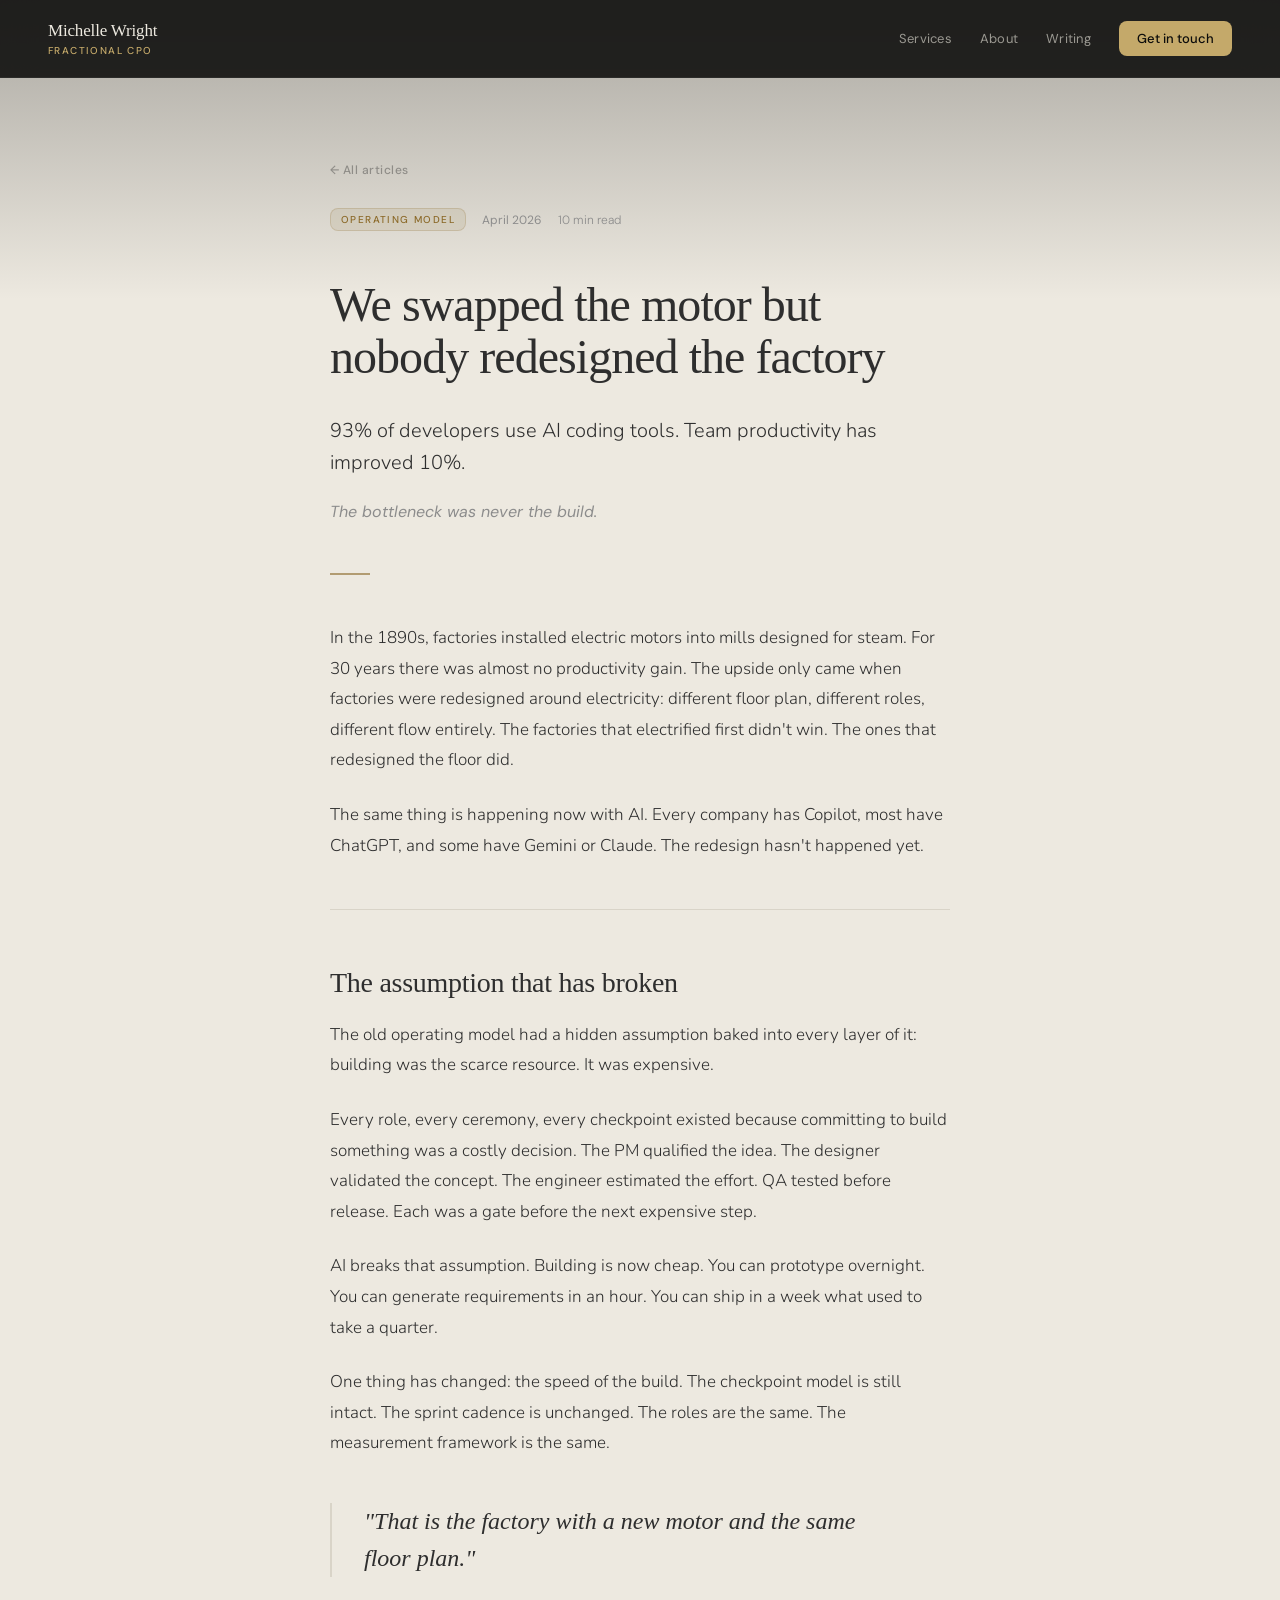
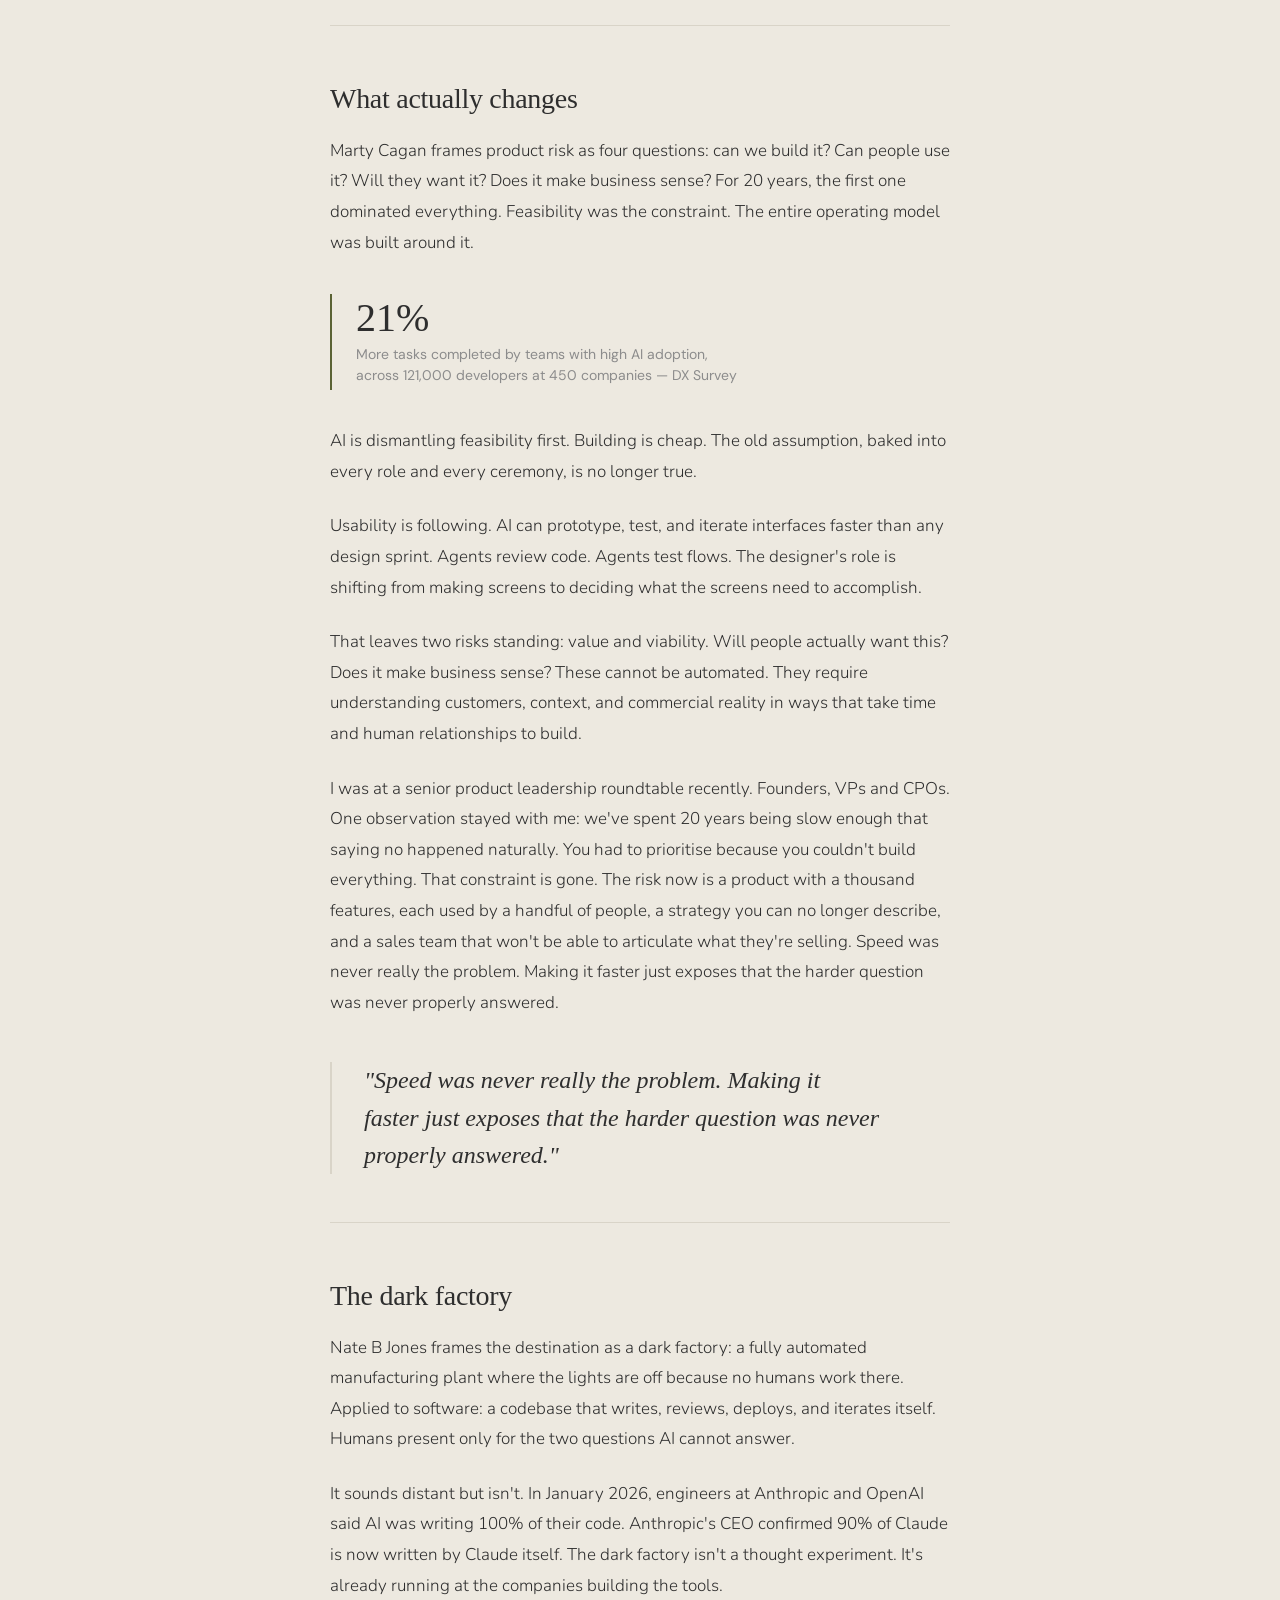
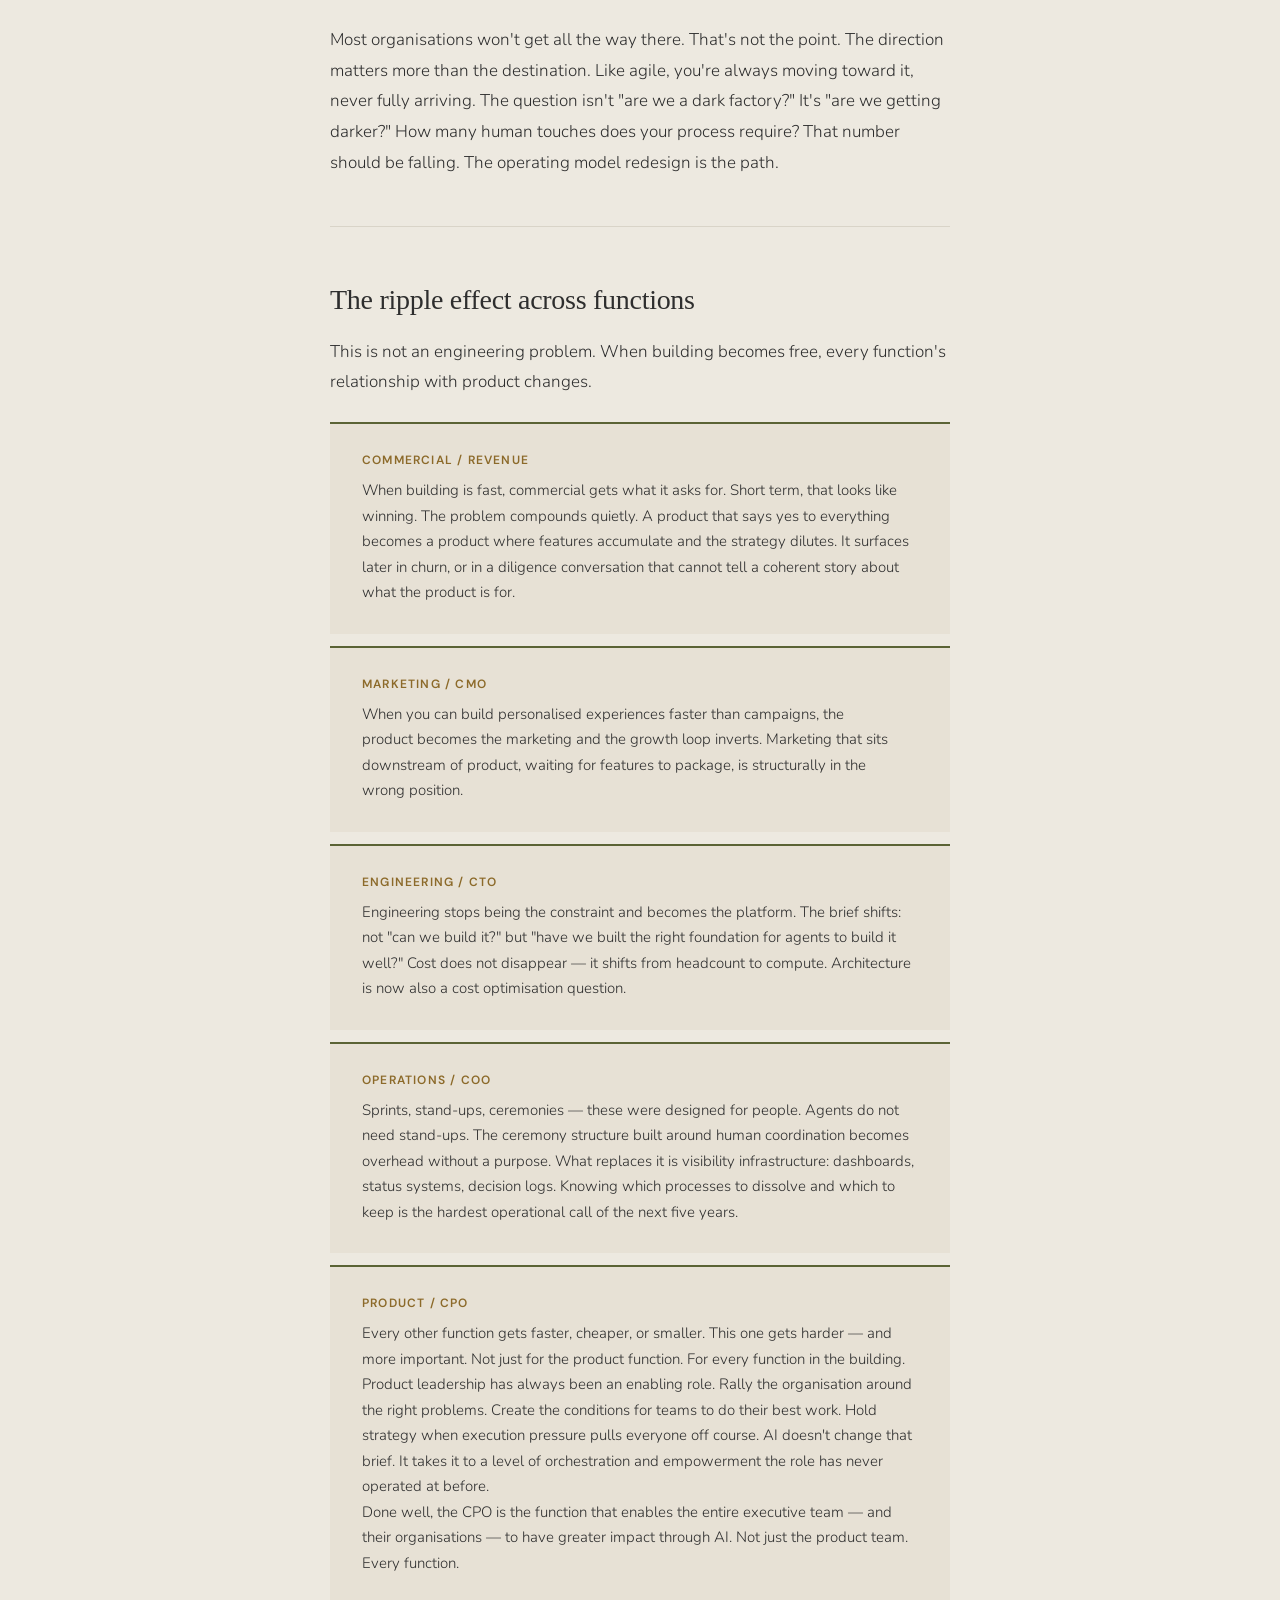
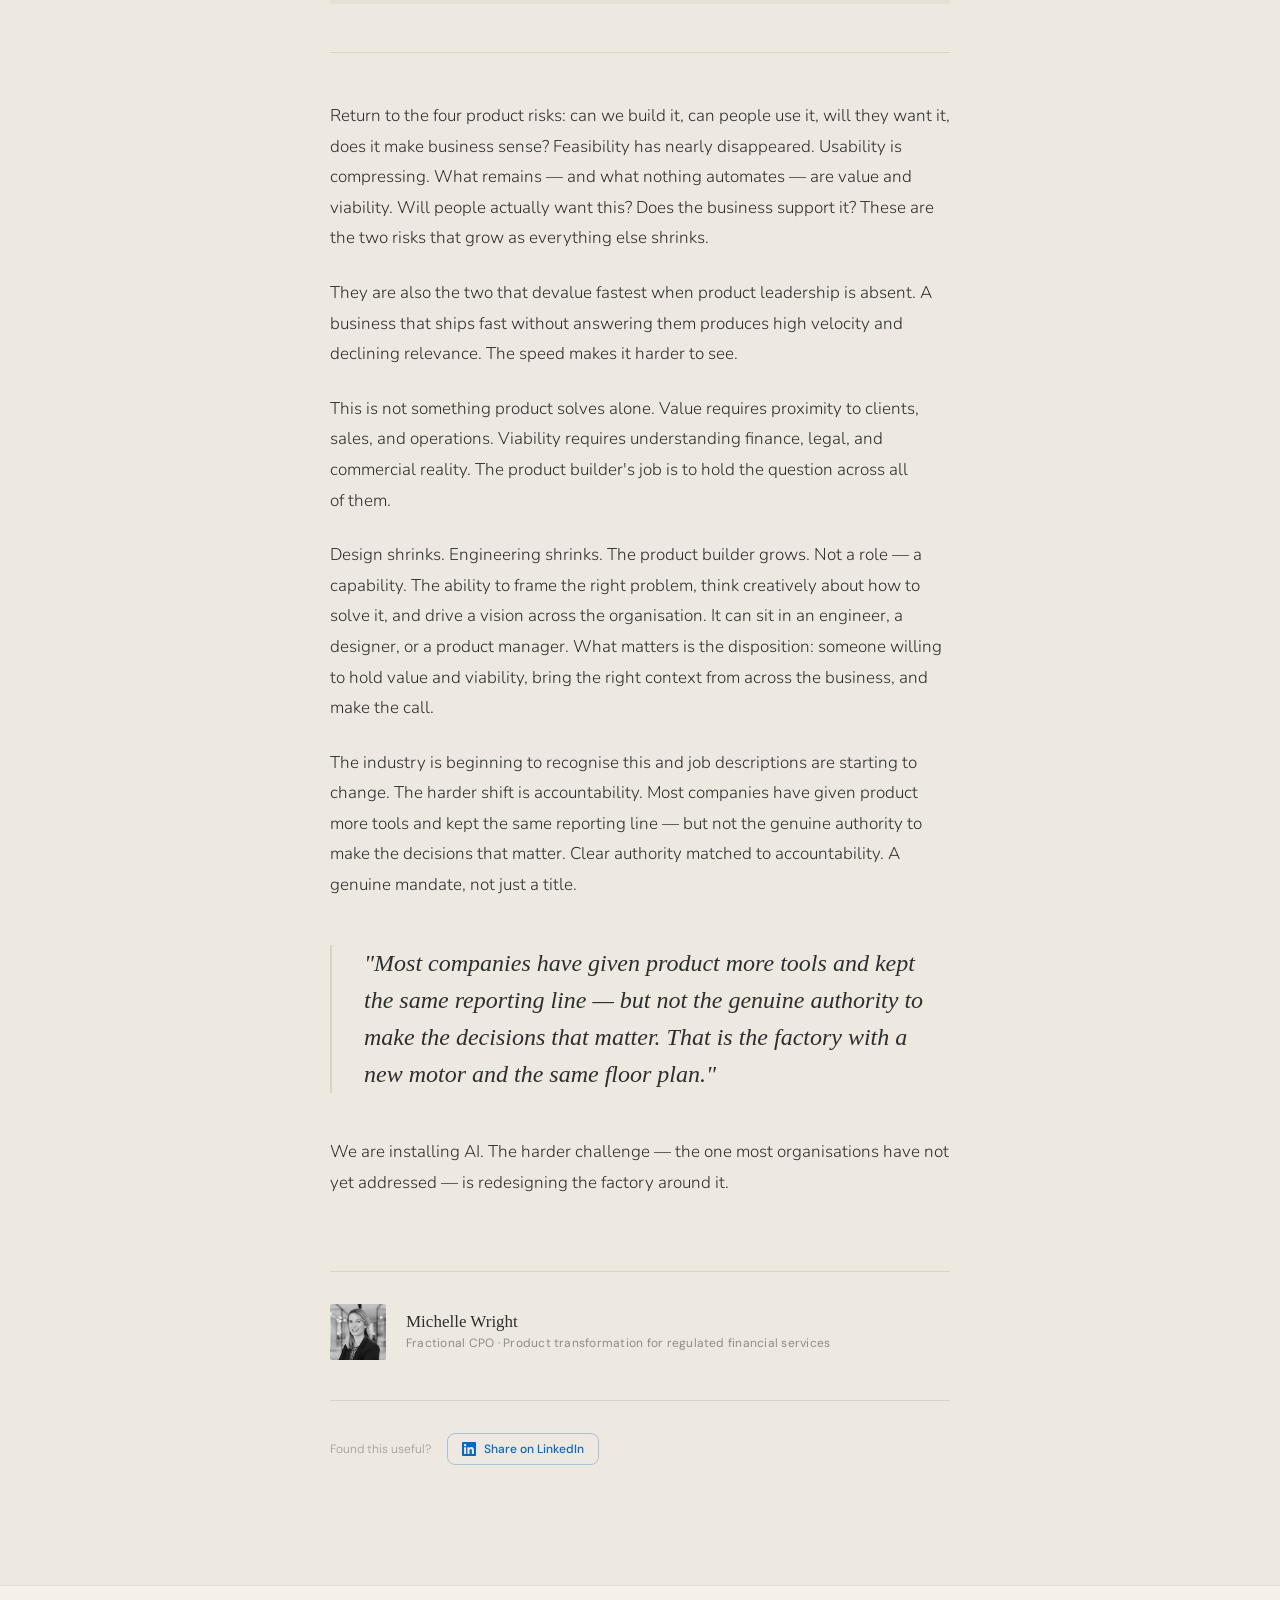
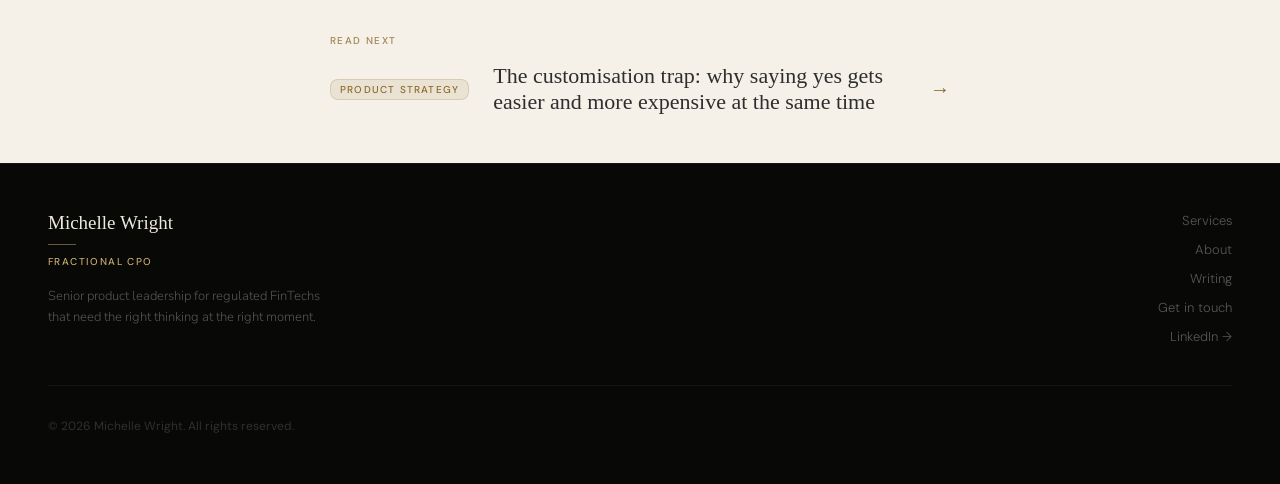
<file: writing/factory-essay.html>
<!DOCTYPE html>
<html lang="en">
<head>
<!-- Google tag (gtag.js) -->
<script async src="https://www.googletagmanager.com/gtag/js?id=G-QFN6VKW2MQ"></script>
<script>
  window.dataLayer = window.dataLayer || [];
  function gtag(){dataLayer.push(arguments);}
  gtag('js', new Date());
  gtag('config', 'G-QFN6VKW2MQ');
</script>
<meta charset="utf-8">
<meta name="viewport" content="width=device-width, initial-scale=1">
<title>We swapped the motor but nobody redesigned the factory — Michelle Wright</title>
<link href="https://fonts.googleapis.com/css2?family=Nunito:ital,wght@0,300;0,400;0,500;1,300;1,400&family=DM+Sans:wght@400;500&display=swap" rel="stylesheet">
<style>
  *, *::before, *::after { box-sizing: border-box; margin: 0; }

  body {
    background: #EDE9E0;
    color: #2E2E2E;
    font-family: 'Nunito', sans-serif;
    font-weight: 300;
    -webkit-font-smoothing: antialiased;
    text-rendering: optimizeLegibility;
    position: relative;
  }

  /* Dark shading from top fading into cream */
  body::before {
    content: '';
    position: absolute;
    top: 0; left: 0; right: 0;
    height: 300px;
    background: linear-gradient(to bottom, rgba(12,12,11,0.3) 0%, transparent 100%);
    pointer-events: none;
    z-index: 0;
  }

  .site-header, .header-link, .meta-tag, .meta-date, .article-body h3,
  .function-block h3, .byline-role, .footer-copy, .footer-cta,
  .article-lead-sub, .pull-stat-label, .wordmark-sub {
    font-family: 'DM Sans', sans-serif;
    font-weight: 400;
  }

  /* Dark sticky nav */
  .site-header {
    position: sticky; top: 0; z-index: 100;
    padding: 20px 48px;
    border-bottom: 1px solid rgba(237,233,224,0.06);
    display: flex;
    align-items: center;
    justify-content: space-between;
    background: rgba(12,12,11,0.88);
    backdrop-filter: blur(16px);
  }
  .wordmark {
    font-family: Baskerville, 'Baskerville Old Face', Georgia, serif;
    font-size: 17px;
    color: #EDE9E0;
    letter-spacing: -0.01em;
    text-decoration: none;
  }
  .wordmark-sub {
    font-size: 10px;
    font-weight: 500;
    letter-spacing: 0.14em;
    text-transform: uppercase;
    color: #C4A96A;
    margin-top: 3px;
  }
  .header-link {
    font-size: 13px;
    color: rgba(237,233,224,0.6);
    text-decoration: none;
    letter-spacing: 0.02em;
    transition: color 150ms;
  }
  .header-link:hover { color: #EDE9E0; }
  .nav-cta {
    font-family: 'DM Sans', sans-serif;
    font-size: 13px; font-weight: 500;
    background: #C4A96A; color: #0C0C0B;
    padding: 9px 18px; border-radius: 8px;
    text-decoration: none; transition: opacity 150ms;
  }
  .nav-cta:hover { opacity: 0.85; }

  /* ── Article layout ──────────────────────────────── */
  .article-wrap {
    max-width: 700px;
    margin: 0 auto;
    padding: 80px 40px 120px;
    position: relative;
    z-index: 1;
  }

  /* Meta */
  .article-meta {
    display: flex;
    align-items: center;
    gap: 16px;
    margin-bottom: 48px;
  }
  .meta-tag {
    font-size: 10px;
    font-weight: 500;
    letter-spacing: 0.14em;
    text-transform: uppercase;
    color: #8C6A2A;
    background: rgba(140,106,42,0.1);
    border: 1px solid rgba(140,106,42,0.2);
    padding: 4px 10px;
    border-radius: 8px;
  }
  .meta-date {
    font-size: 12px;
    color: #8C8C8C;
  }

  /* Title */
  h1.article-title {
    font-family: Baskerville, 'Baskerville Old Face', Georgia, serif;
    font-size: 48px;
    font-weight: 400;
    line-height: 1.08;
    letter-spacing: -0.02em;
    color: #2E2E2E;
    margin-bottom: 32px;
    text-wrap: pretty;
  }

  /* Lead */
  .article-lead {
    font-size: 20px;
    font-weight: 300;
    line-height: 1.6;
    font-family: 'Nunito', sans-serif;
    color: #2E2E2E;
    margin-bottom: 20px;
    text-wrap: pretty;
  }
  .article-lead-sub {
    font-size: 16px;
    line-height: 1.65;
    color: #8C8C8C;
    margin-bottom: 48px;
    font-style: italic;
  }

  /* Divider rule */
  .rule {
    border: none;
    border-top: 1px solid #D9D4C8;
    margin: 48px 0;
  }
  .rule-olive {
    border: none;
    border-top: 2px solid #8C6A2A;
    width: 40px;
    margin: 48px 0;
    opacity: 0.6;
  }

  /* Body copy */
  .article-body p {
    font-size: 17px;
    font-weight: 300;
    line-height: 1.8;
    color: #2E2E2E;
    margin-bottom: 24px;
    text-wrap: pretty;
  }

  /* Section headings */
  .article-body h2 {
    font-family: Baskerville, 'Baskerville Old Face', Georgia, serif;
    font-size: 28px;
    font-weight: 400;
    line-height: 1.2;
    color: #2E2E2E;
    margin: 56px 0 20px;
    letter-spacing: -0.01em;
    text-wrap: pretty;
  }

  /* Sub-section headings (bold inline) */
  .article-body h3 {
    font-family: 'DM Sans', sans-serif;
    font-size: 13px;
    font-weight: 600;
    letter-spacing: 0.08em;
    text-transform: uppercase;
    color: #8C6A2A;
    margin: 40px 0 12px;
  }

  /* Pull stat */
  .pull-stat {
    border-left: 2px solid #5B6335;
    padding: 4px 0 4px 24px;
    margin: 36px 0;
  }
  .pull-stat-num {
    font-family: Baskerville, 'Baskerville Old Face', Georgia, serif;
    font-size: 40px;
    color: #2E2E2E;
    line-height: 1;
    margin-bottom: 6px;
  }
  .pull-stat-label {
    font-size: 14px;
    color: #8C8C8C;
    line-height: 1.5;
  }

  /* Pull quote */
  .pullquote {
    font-family: Baskerville, 'Baskerville Old Face', Georgia, serif;
    font-size: 24px;
    font-style: italic;
    line-height: 1.55;
    color: #2E2E2E;
    padding: 0 0 0 32px;
    border-left: 2px solid #D9D4C8;
    margin: 44px 0;
    text-wrap: pretty;
  }

  /* ── Function blocks ─────────────────────────────── */
  .function-block {
    background: rgba(140,106,42,0.06);
    border-top: 2px solid #5B6335;
    padding: 28px 32px;
    margin: 12px 0;
  }
  .function-block h3 {
    font-family: 'DM Sans', sans-serif;
    font-size: 12px;
    font-weight: 600;
    letter-spacing: 0.1em;
    text-transform: uppercase;
    color: #8C6A2A;
    margin: 0 0 10px;
  }
  .function-block p {
    font-size: 15px;
    font-weight: 300;
    line-height: 1.7;
    color: #2E2E2E;
    margin: 0;
    text-wrap: pretty;
  }

  /* ── Byline ──────────────────────────────────────── */
  .byline {
    margin-top: 72px;
    padding-top: 32px;
    border-top: 1px solid #D9D4C8;
    display: flex;
    gap: 20px;
    align-items: center;
  }
  .byline-avatar {
    width: 56px;
    height: 56px;
    border-radius: 2px;
    overflow: hidden;
    flex-shrink: 0;
  }
  .byline-avatar img {
    width: 100%;
    height: 100%;
    object-fit: cover;
    object-position: center top;
    filter: grayscale(100%) contrast(1.05) brightness(0.95);
  }

  .byline-name {
    font-family: Baskerville, 'Baskerville Old Face', Georgia, serif;
    font-size: 17px;
    color: #2E2E2E;
    margin-bottom: 3px;
  }
  .byline-role {
    font-size: 12px;
    color: #8C8C8C;
    letter-spacing: 0.02em;
  }

  /* ── Footer ──────────────────────────────────────── */
  .site-footer {
    border-top: 1px solid rgba(237,233,224,0.06);
    padding: 28px 48px;
    display: flex;
    justify-content: space-between;
    align-items: center;
    background: #080807;
  }
  .footer-copy {
    font-size: 12px;
    color: rgba(237,233,224,0.25);
  }
  .footer-cta {
    font-size: 13px;
    font-weight: 500;
    color: #C4A96A;
    text-decoration: none;
    letter-spacing: 0.02em;
    opacity: 0.8;
    transition: opacity 150ms;
  }
  .footer-cta:hover { opacity: 1; }

  /* Burger */
  .burger { display: none; flex-direction: column; justify-content: center; align-items: center; gap: 5px; width: 36px; height: 36px; background: none; border: none; cursor: pointer; padding: 4px; position: relative; z-index: 101; }
  .burger span { display: block; width: 22px; height: 1.5px; background: #EDE9E0; border-radius: 2px; transition: all 250ms ease; }
  .burger.open span:nth-child(1) { transform: translateY(6.5px) rotate(45deg); }
  .burger.open span:nth-child(2) { opacity: 0; }
  .burger.open span:nth-child(3) { transform: translateY(-6.5px) rotate(-45deg); }
  .mobile-menu { display: none; position: fixed; inset: 0; z-index: 99; background: rgba(12,12,11,0.97); backdrop-filter: blur(16px); flex-direction: column; align-items: center; justify-content: center; gap: 32px; }
  .mobile-menu.open { display: flex; }
  .mobile-menu a { font-family: 'DM Sans', sans-serif; font-size: 22px; font-weight: 400; color: rgba(237,233,224,0.6); text-decoration: none; transition: color 150ms; }
  .mobile-menu a:hover { color: #EDE9E0; }
  .mobile-menu .mobile-cta { font-size: 16px; font-weight: 500; background: #C4A96A; color: #0C0C0B; padding: 14px 36px; border-radius: 8px; margin-top: 8px; }

  @media (max-width: 768px) {
    .site-header { padding: 16px 24px; }
    .site-header nav { display: none !important; }
    .burger { display: flex; }
    .article-wrap { padding: 48px 24px 80px; }
    h1.article-title { font-size: 34px; }
    .article-lead { font-size: 18px; }
    .pullquote { font-size: 20px; padding-left: 20px; }
    .pull-stat-num { font-size: 32px; }
    .function-block { padding: 20px 20px; }
    .site-footer { padding: 20px 24px; flex-direction: column; gap: 8px; text-align: center; }
  }

  /* ── Additions ── */
  .progress-bar { position: fixed; top: 0; left: 0; height: 2px; background: #C4A96A; width: 0%; z-index: 200; transition: width 80ms linear; pointer-events: none; }
  .article-back { margin-bottom: 28px; }
  .back-link { font-family: 'DM Sans', sans-serif; font-size: 12px; font-weight: 500; letter-spacing: 0.04em; color: rgba(46,46,46,0.4); text-decoration: none; transition: color 150ms; }
  .back-link:hover { color: #8C6A2A; }
  .meta-read { font-family: 'DM Sans', sans-serif; font-size: 12px; color: #8C8C8C; }
  .article-share { margin-top: 40px; padding-top: 32px; border-top: 1px solid rgba(46,46,46,0.12); display: flex; align-items: center; gap: 16px; }
  .share-label { font-family: 'DM Sans', sans-serif; font-size: 12px; color: rgba(46,46,46,0.4); }
  .share-btn { display: inline-flex; align-items: center; gap: 8px; font-family: 'DM Sans', sans-serif; font-size: 12px; font-weight: 500; color: #0A66C2; text-decoration: none; border: 1px solid rgba(10,102,194,0.3); padding: 7px 14px; border-radius: 8px; transition: all 150ms; }
  .share-btn:hover { background: rgba(10,102,194,0.07); }
  .next-article { background: #F5F1E8; border-top: 1px solid rgba(46,46,46,0.1); }
  .next-inner { max-width: 700px; margin: 0 auto; padding: 48px 40px; }
  .next-label { font-family: 'DM Sans', sans-serif; font-size: 10px; font-weight: 500; letter-spacing: 0.14em; text-transform: uppercase; color: #8C6A2A; margin-bottom: 16px; opacity: 0.8; }
  .next-link { display: flex; align-items: center; gap: 24px; text-decoration: none; }
  .next-tag { font-family: 'DM Sans', sans-serif; font-size: 10px; font-weight: 500; letter-spacing: 0.12em; text-transform: uppercase; color: #8C6A2A; background: rgba(140,106,42,0.1); border: 1px solid rgba(140,106,42,0.2); padding: 3px 9px; border-radius: 8px; white-space: nowrap; flex-shrink: 0; }
  .next-title { font-family: Baskerville, 'Baskerville Old Face', Georgia, serif; font-size: 22px; font-weight: 400; line-height: 1.2; color: #2E2E2E; flex: 1; transition: color 200ms; }
  .next-arrow { font-size: 20px; color: #8C6A2A; flex-shrink: 0; transition: transform 150ms; }
  .next-link:hover .next-title { color: #8C6A2A; }
  .next-link:hover .next-arrow { transform: translateX(4px); }
  .site-footer { display: block; padding: 48px; }
  .footer-top { display: flex; justify-content: space-between; align-items: flex-start; margin-bottom: 40px; }
  .footer-wordmark { font-family: Baskerville, 'Baskerville Old Face', Georgia, serif; font-size: 19px; color: #EDE9E0; }
  .footer-mark { width: 28px; height: 1px; background: #C4A96A; margin: 10px 0; opacity: 0.5; }
  .footer-role { font-family: 'DM Sans', sans-serif; font-size: 10px; font-weight: 500; letter-spacing: 0.14em; text-transform: uppercase; color: #C4A96A; }
  .footer-tagline { font-size: 13px; font-weight: 300; color: rgba(237,233,224,0.35); max-width: 280px; line-height: 1.6; margin-top: 18px; }
  .footer-nav { display: flex; flex-direction: column; gap: 12px; align-items: flex-end; }
  .footer-nav a { font-family: 'DM Sans', sans-serif; font-size: 13px; color: rgba(237,233,224,0.35); text-decoration: none; transition: color 150ms; }
  .footer-nav a:hover { color: #EDE9E0; }
  .footer-divider { border: none; border-top: 1px solid rgba(237,233,224,0.05); margin: 0 0 28px; }
  .footer-copy { font-family: 'DM Sans', sans-serif; font-size: 12px; color: rgba(237,233,224,0.18); }
  @media (max-width: 768px) {
    .site-footer { padding: 32px 24px; text-align: left; }
    .footer-top { flex-direction: column; gap: 32px; }
    .footer-nav { align-items: flex-start; flex-direction: row; flex-wrap: wrap; gap: 16px; }
    .next-inner { padding: 36px 24px; }
    .next-link { flex-direction: column; align-items: flex-start; gap: 12px; }
    .next-title { font-size: 18px; }
  }
</style>
</head>
<body>

<div class="progress-bar" id="progress-bar"></div>

<!-- Header -->
<header class="site-header">
  <div>
    <a href="../index.html" class="wordmark">Michelle Wright</a>
    <div class="wordmark-sub">Fractional CPO</div>
  </div>
  <nav style="display:flex;gap:28px;align-items:center;">
    <a href="../index.html#services" class="header-link">Services</a>
    <a href="../index.html#about" class="header-link">About</a>
    <a href="index.html" class="header-link">Writing</a>
    <a href="../contact.html" class="nav-cta">Get in touch</a>
  </nav>
  <button class="burger" id="burger" aria-label="Open menu"><span></span><span></span><span></span></button>
</header>
<div class="mobile-menu" id="mobile-menu">
  <a href="../index.html#services">Services</a>
  <a href="../index.html#about">About</a>
  <a href="index.html">Writing</a>
  <a href="../contact.html" class="mobile-cta">Get in touch</a>
</div>

<!-- Article -->
<main class="article-wrap">

  <div class="article-back"><a href="index.html" class="back-link">← All articles</a></div>

  <div class="article-meta">
    <span class="meta-tag">Operating Model</span>
    <span class="meta-date">April 2026</span>
    <span class="meta-read">10 min read</span>
  </div>

  <h1 class="article-title">We swapped the motor but nobody redesigned the factory</h1>

  <p class="article-lead">93% of developers use AI coding tools. Team productivity has improved 10%.</p>
  <p class="article-lead-sub">The bottleneck was never the build.</p>

  <hr class="rule-olive">

  <div class="article-body">

    <p>In the 1890s, factories installed electric motors into mills designed for steam. For 30 years there was almost no productivity gain. The upside only came when factories were redesigned around electricity: different floor plan, different roles, different flow entirely. The factories that electrified first didn't win. The ones that redesigned the floor did.</p>

    <p>The same thing is happening now with AI. Every company has Copilot, most have ChatGPT, and some have Gemini or Claude. The redesign hasn't happened yet.</p>

    <hr class="rule">

    <h2>The assumption that has broken</h2>

    <p>The old operating model had a hidden assumption baked into every layer of it: building was the scarce resource. It was expensive.</p>

    <p>Every role, every ceremony, every checkpoint existed because committing to build something was a costly decision. The PM qualified the idea. The designer validated the concept. The engineer estimated the effort. QA tested before release. Each was a gate before the next expensive step.</p>

    <p>AI breaks that assumption. Building is now cheap. You can prototype overnight. You can generate requirements in an hour. You can ship in a week what used to take a quarter.</p>

    <p>One thing has changed: the speed of the build. The checkpoint model is still intact. The sprint cadence is unchanged. The roles are the same. The measurement framework is the same.</p>

    <div class="pullquote">
      "That is the factory with a new motor and the same floor plan."
    </div>

    <hr class="rule">

    <h2>What actually changes</h2>

    <p>Marty Cagan frames product risk as four questions: can we build it? Can people use it? Will they want it? Does it make business sense? For 20 years, the first one dominated everything. Feasibility was the constraint. The entire operating model was built around it.</p>

    <div class="pull-stat">
      <div class="pull-stat-num">21%</div>
      <div class="pull-stat-label">More tasks completed by teams with high AI adoption,<br>across 121,000 developers at 450 companies — DX Survey</div>
    </div>

    <p>AI is dismantling feasibility first. Building is cheap. The old assumption, baked into every role and every ceremony, is no longer true.</p>

    <p>Usability is following. AI can prototype, test, and iterate interfaces faster than any design sprint. Agents review code. Agents test flows. The designer's role is shifting from making screens to deciding what the screens need to accomplish.</p>

    <p>That leaves two risks standing: value and viability. Will people actually want this? Does it make business sense? These cannot be automated. They require understanding customers, context, and commercial reality in ways that take time and human relationships to build.</p>

    <p>I was at a senior product leadership roundtable recently. Founders, VPs and CPOs. One observation stayed with me: we've spent 20 years being slow enough that saying no happened naturally. You had to prioritise because you couldn't build everything. That constraint is gone. The risk now is a product with a thousand features, each used by a handful of people, a strategy you can no longer describe, and a sales team that won't be able to articulate what they're selling. Speed was never really the problem. Making it faster just exposes that the harder question was never properly answered.</p>

    <div class="pullquote">
      "Speed was never really the problem. Making it faster just exposes that the harder question was never properly answered."
    </div>

    <hr class="rule">

    <h2>The dark factory</h2>

    <p>Nate B Jones frames the destination as a dark factory: a fully automated manufacturing plant where the lights are off because no humans work there. Applied to software: a codebase that writes, reviews, deploys, and iterates itself. Humans present only for the two questions AI cannot answer.</p>

    <p>It sounds distant but isn't. In January 2026, engineers at Anthropic and OpenAI said AI was writing 100% of their code. Anthropic's CEO confirmed 90% of Claude is now written by Claude itself. The dark factory isn't a thought experiment. It's already running at the companies building the tools.</p>

    <p>Most organisations won't get all the way there. That's not the point. The direction matters more than the destination. Like agile, you're always moving toward it, never fully arriving. The question isn't "are we a dark factory?" It's "are we getting darker?" How many human touches does your process require? That number should be falling. The operating model redesign is the path.</p>

    <hr class="rule">

    <h2>The ripple effect across functions</h2>

    <p>This is not an engineering problem. When building becomes free, every function's relationship with product changes.</p>

    <div class="function-block">
      <h3>Commercial / Revenue</h3>
      <p>When building is fast, commercial gets what it asks for. Short term, that looks like winning. The problem compounds quietly. A product that says yes to everything becomes a product where features accumulate and the strategy dilutes. It surfaces later in churn, or in a diligence conversation that cannot tell a coherent story about what the product is for.</p>
    </div>

    <div class="function-block">
      <h3>Marketing / CMO</h3>
      <p>When you can build personalised experiences faster than campaigns, the product becomes the marketing and the growth loop inverts. Marketing that sits downstream of product, waiting for features to package, is structurally in the wrong position.</p>
    </div>

    <div class="function-block">
      <h3>Engineering / CTO</h3>
      <p>Engineering stops being the constraint and becomes the platform. The brief shifts: not "can we build it?" but "have we built the right foundation for agents to build it well?" Cost does not disappear — it shifts from headcount to compute. Architecture is now also a cost optimisation question.</p>
    </div>

    <div class="function-block">
      <h3>Operations / COO</h3>
      <p>Sprints, stand-ups, ceremonies — these were designed for people. Agents do not need stand-ups. The ceremony structure built around human coordination becomes overhead without a purpose. What replaces it is visibility infrastructure: dashboards, status systems, decision logs. Knowing which processes to dissolve and which to keep is the hardest operational call of the next five years.</p>
    </div>

    <div class="function-block">
      <h3>Product / CPO</h3>
      <p>Every other function gets faster, cheaper, or smaller. This one gets harder — and more important. Not just for the product function. For every function in the building.</p>
      <p>Product leadership has always been an enabling role. Rally the organisation around the right problems. Create the conditions for teams to do their best work. Hold strategy when execution pressure pulls everyone off course. AI doesn't change that brief. It takes it to a level of orchestration and empowerment the role has never operated at before.</p>
      <p>Done well, the CPO is the function that enables the entire executive team — and their organisations — to have greater impact through AI. Not just the product team. Every function.</p>
    </div>

    <hr class="rule">

    <p>Return to the four product risks: can we build it, can people use it, will they want it, does it make business sense? Feasibility has nearly disappeared. Usability is compressing. What remains — and what nothing automates — are value and viability. Will people actually want this? Does the business support it? These are the two risks that grow as everything else shrinks.</p>

    <p>They are also the two that devalue fastest when product leadership is absent. A business that ships fast without answering them produces high velocity and declining relevance. The speed makes it harder to see.</p>

    <p>This is not something product solves alone. Value requires proximity to clients, sales, and operations. Viability requires understanding finance, legal, and commercial reality. The product builder's job is to hold the question across all of them.</p>

    <p>Design shrinks. Engineering shrinks. The product builder grows. Not a role — a capability. The ability to frame the right problem, think creatively about how to solve it, and drive a vision across the organisation. It can sit in an engineer, a designer, or a product manager. What matters is the disposition: someone willing to hold value and viability, bring the right context from across the business, and make the call.</p>

    <p>The industry is beginning to recognise this and job descriptions are starting to change. The harder shift is accountability. Most companies have given product more tools and kept the same reporting line — but not the genuine authority to make the decisions that matter. Clear authority matched to accountability. A genuine mandate, not just a title.</p>

    <div class="pullquote">
      "Most companies have given product more tools and kept the same reporting line — but not the genuine authority to make the decisions that matter. That is the factory with a new motor and the same floor plan."
    </div>

    <p>We are installing AI. The harder challenge — the one most organisations have not yet addressed — is redesigning the factory around it.</p>

  </div><!-- /article-body -->

  <!-- Byline -->
  <div class="byline">
    <div class="byline-avatar">
      <img src="../uploads/linked in photo.jpeg" alt="Michelle Wright">
    </div>
    <div>
      <div class="byline-name">Michelle Wright</div>
      <div class="byline-role">Fractional CPO · Product transformation for regulated financial services</div>
    </div>
  </div>

  <div class="article-share">
    <span class="share-label">Found this useful?</span>
    <a href="https://www.linkedin.com/sharing/share-offsite/?url=https://michellewright.me/writing/factory-essay.html" target="_blank" class="share-btn">
      <svg width="14" height="14" viewBox="0 0 24 24" fill="currentColor"><path d="M20.447 20.452h-3.554v-5.569c0-1.328-.027-3.037-1.852-3.037-1.853 0-2.136 1.445-2.136 2.939v5.667H9.351V9h3.414v1.561h.046c.477-.9 1.637-1.85 3.37-1.85 3.601 0 4.267 2.37 4.267 5.455v6.286zM5.337 7.433c-1.144 0-2.063-.926-2.063-2.065 0-1.138.92-2.063 2.063-2.063 1.14 0 2.064.925 2.064 2.063 0 1.139-.925 2.065-2.064 2.065zm1.782 13.019H3.555V9h3.564v11.452zM22.225 0H1.771C.792 0 0 .774 0 1.729v20.542C0 23.227.792 24 1.771 24h20.451C23.2 24 24 23.227 24 22.271V1.729C24 .774 23.2 0 22.222 0h.003z"/></svg>
      Share on LinkedIn
    </a>
  </div>

</main>

<div class="next-article">
  <div class="next-inner">
    <div class="next-label">Read next</div>
    <a href="customisation-trap.html" class="next-link">
      <span class="next-tag">Product Strategy</span>
      <span class="next-title">The customisation trap: why saying yes gets easier and more expensive at the same time</span>
      <span class="next-arrow">→</span>
    </a>
  </div>
</div>

<footer class="site-footer">
  <div class="footer-top">
    <div>
      <div class="footer-wordmark">Michelle Wright</div>
      <div class="footer-mark"></div>
      <div class="footer-role">Fractional CPO</div>
      <div class="footer-tagline">Senior product leadership for regulated FinTechs that need the right thinking at the right moment.</div>
    </div>
    <nav class="footer-nav">
      <a href="../index.html#services">Services</a>
      <a href="../index.html#about">About</a>
      <a href="index.html">Writing</a>
      <a href="../contact.html">Get in touch</a>
      <a href="https://www.linkedin.com/in/michellereimanwright/" target="_blank">LinkedIn →</a>
    </nav>
  </div>
  <hr class="footer-divider">
  <div class="footer-bottom">
    <span class="footer-copy">© 2026 Michelle Wright. All rights reserved.</span>
  </div>
</footer>

<script>
const burger = document.getElementById('burger');
const mobileMenu = document.getElementById('mobile-menu');
burger.addEventListener('click', () => {
  burger.classList.toggle('open');
  mobileMenu.classList.toggle('open');
  document.body.style.overflow = mobileMenu.classList.contains('open') ? 'hidden' : '';
});
mobileMenu.querySelectorAll('a').forEach(a => {
  a.addEventListener('click', () => {
    burger.classList.remove('open');
    mobileMenu.classList.remove('open');
    document.body.style.overflow = '';
  });
});
const progressBar = document.getElementById('progress-bar');
window.addEventListener('scroll', () => {
  const pct = window.scrollY / (document.documentElement.scrollHeight - window.innerHeight) * 100;
  progressBar.style.width = pct + '%';
}, { passive: true });
</script>
</body>
</html>
</file>
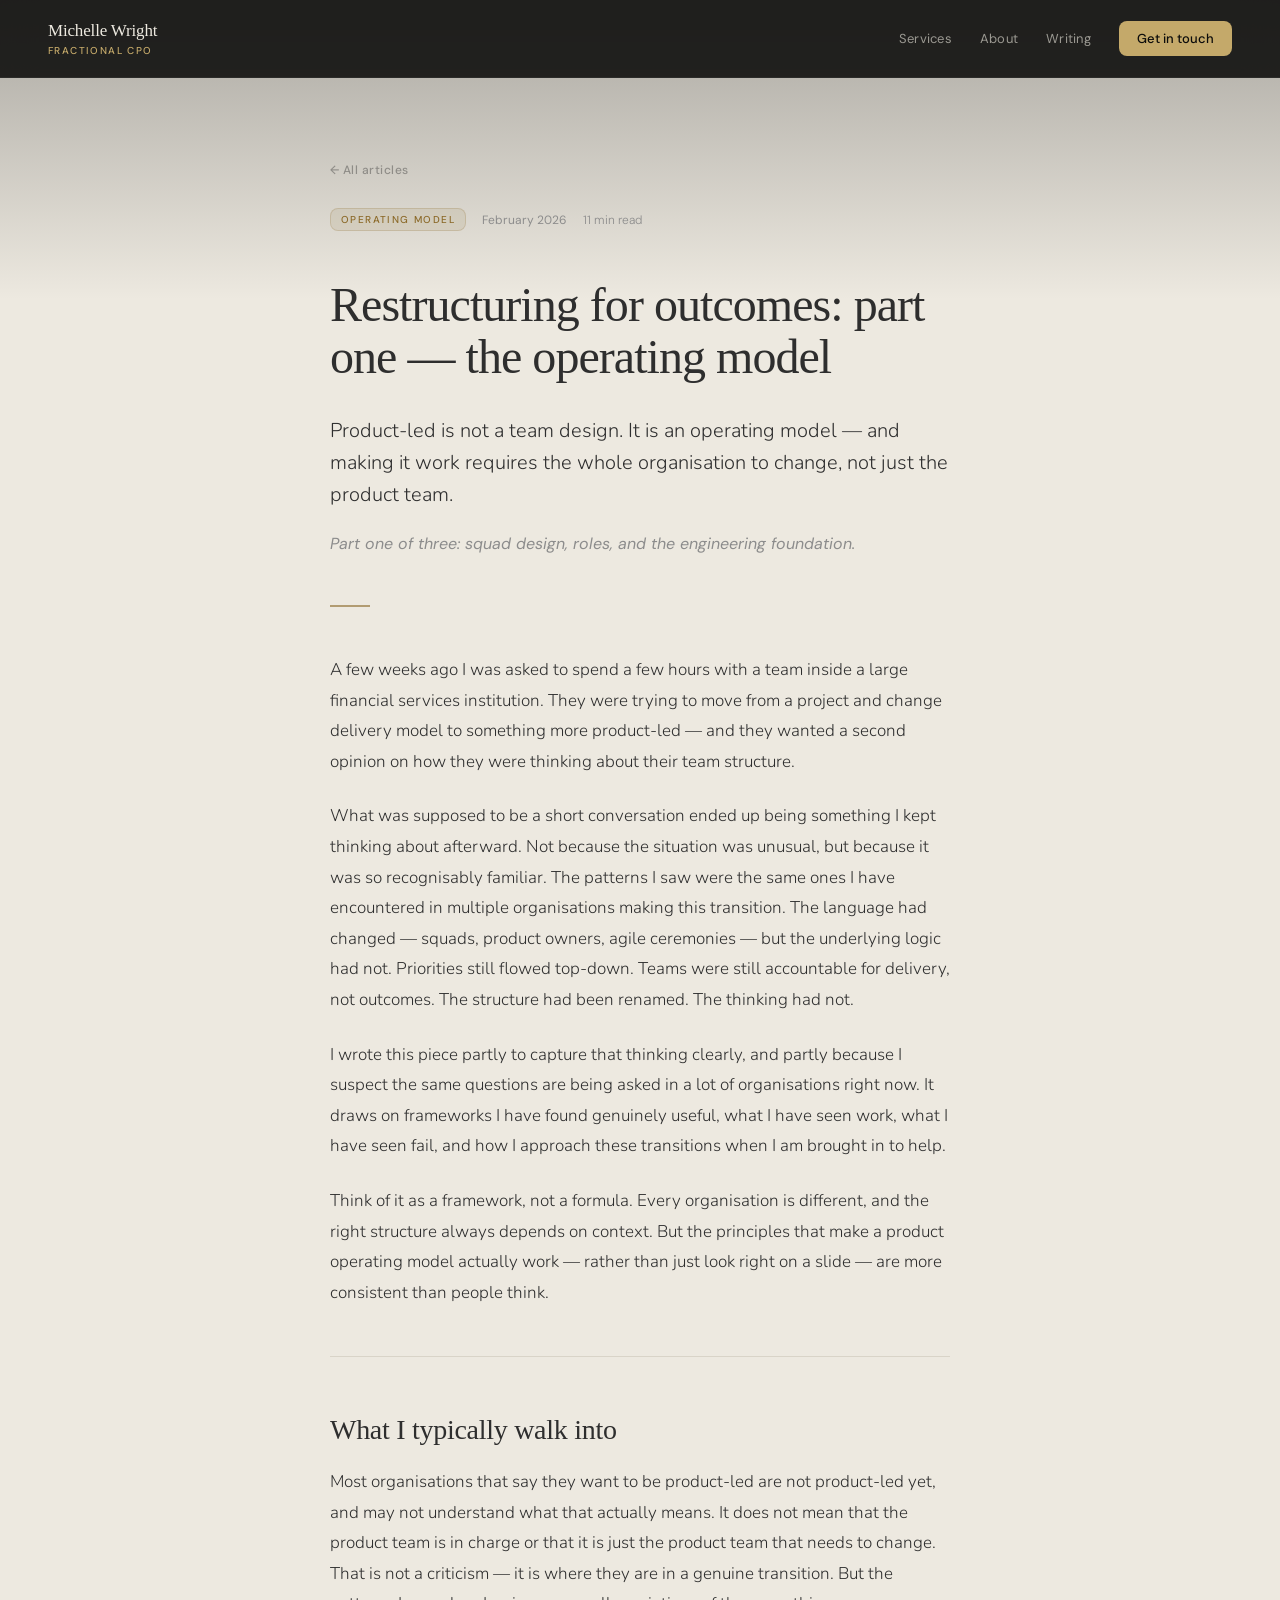
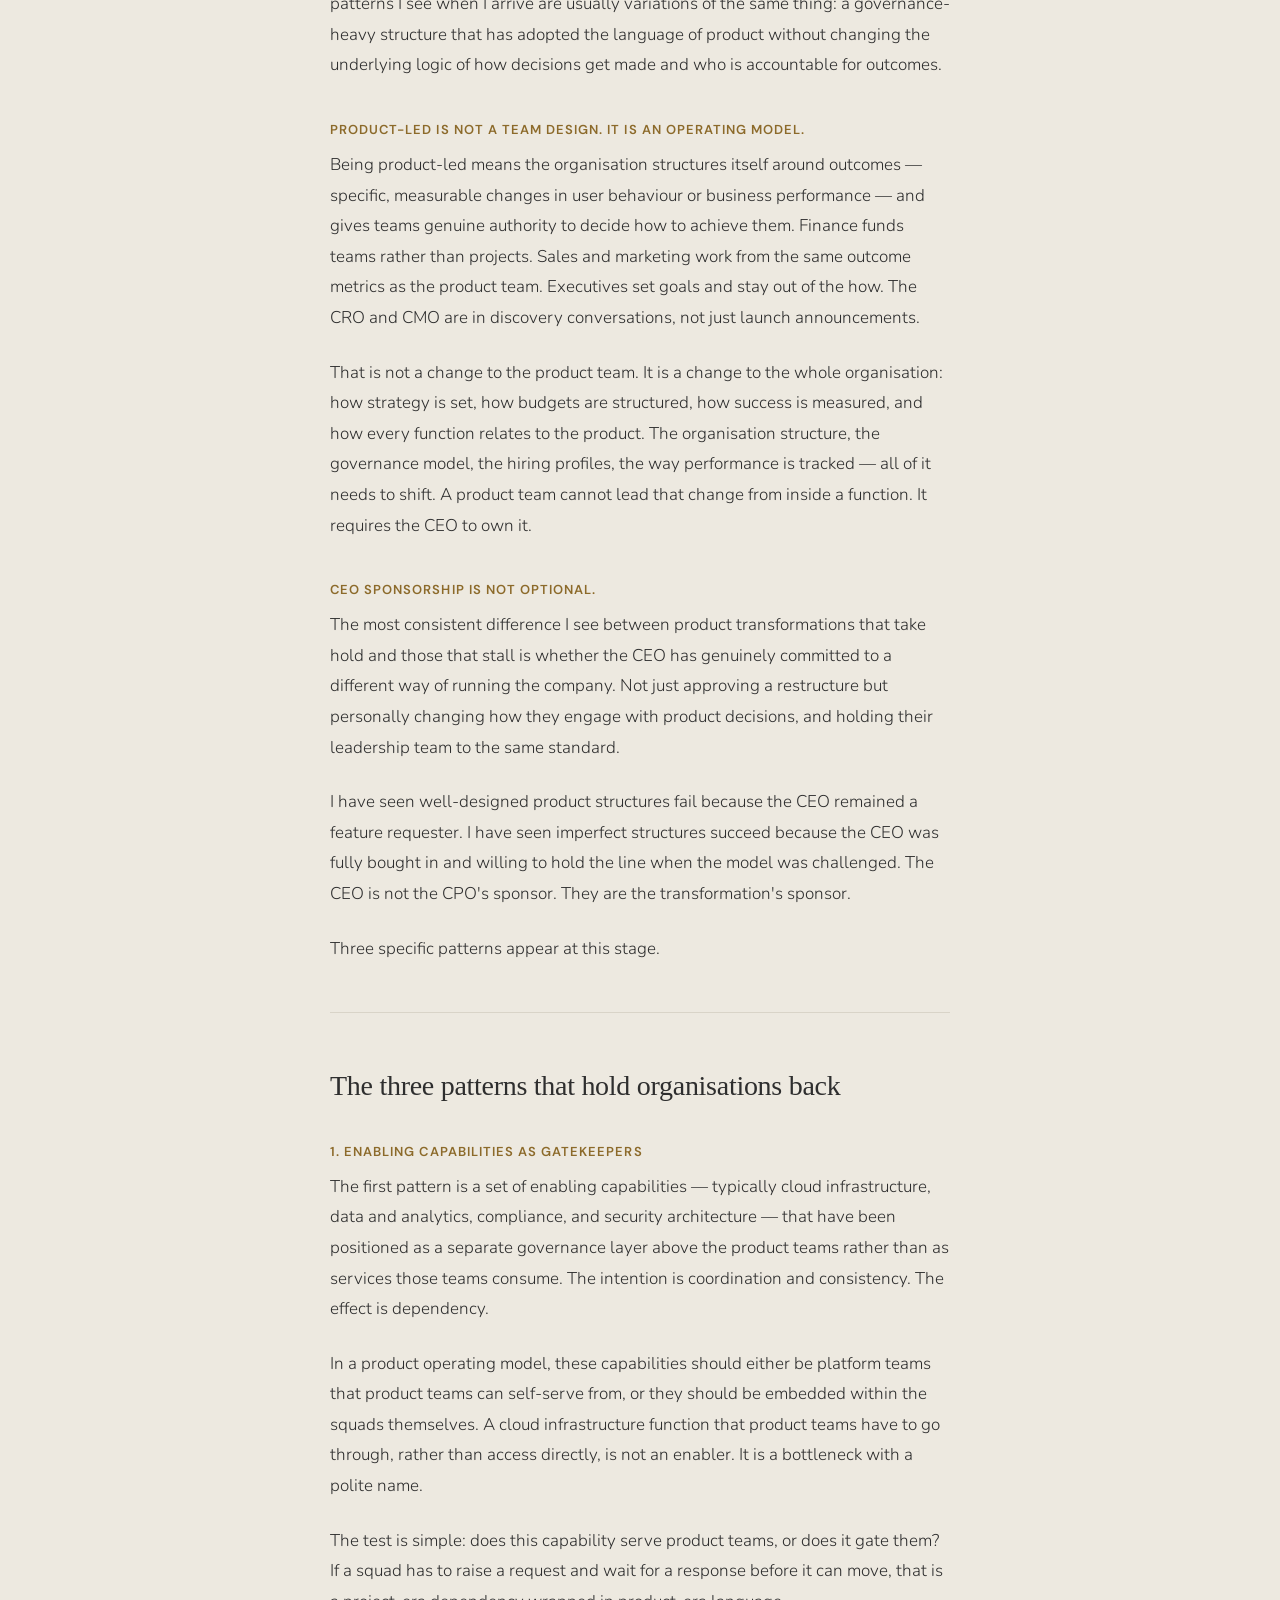
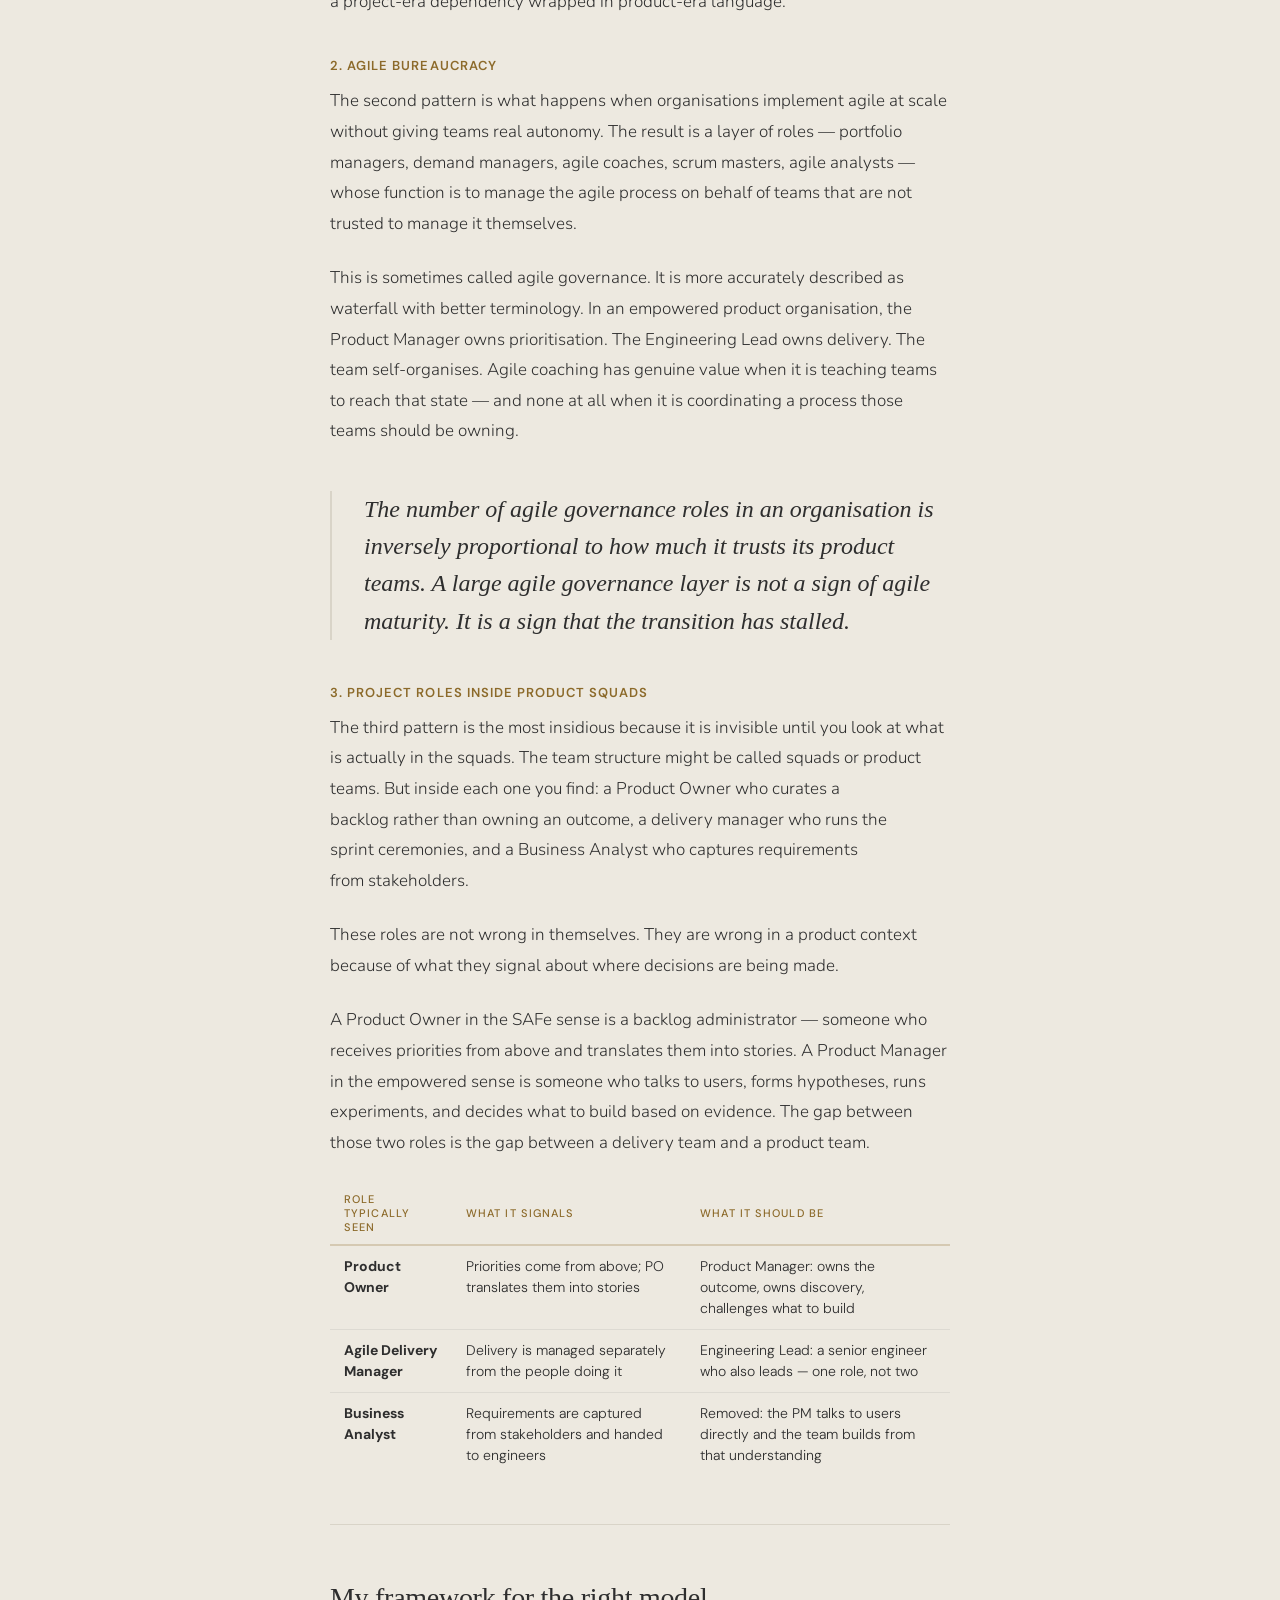
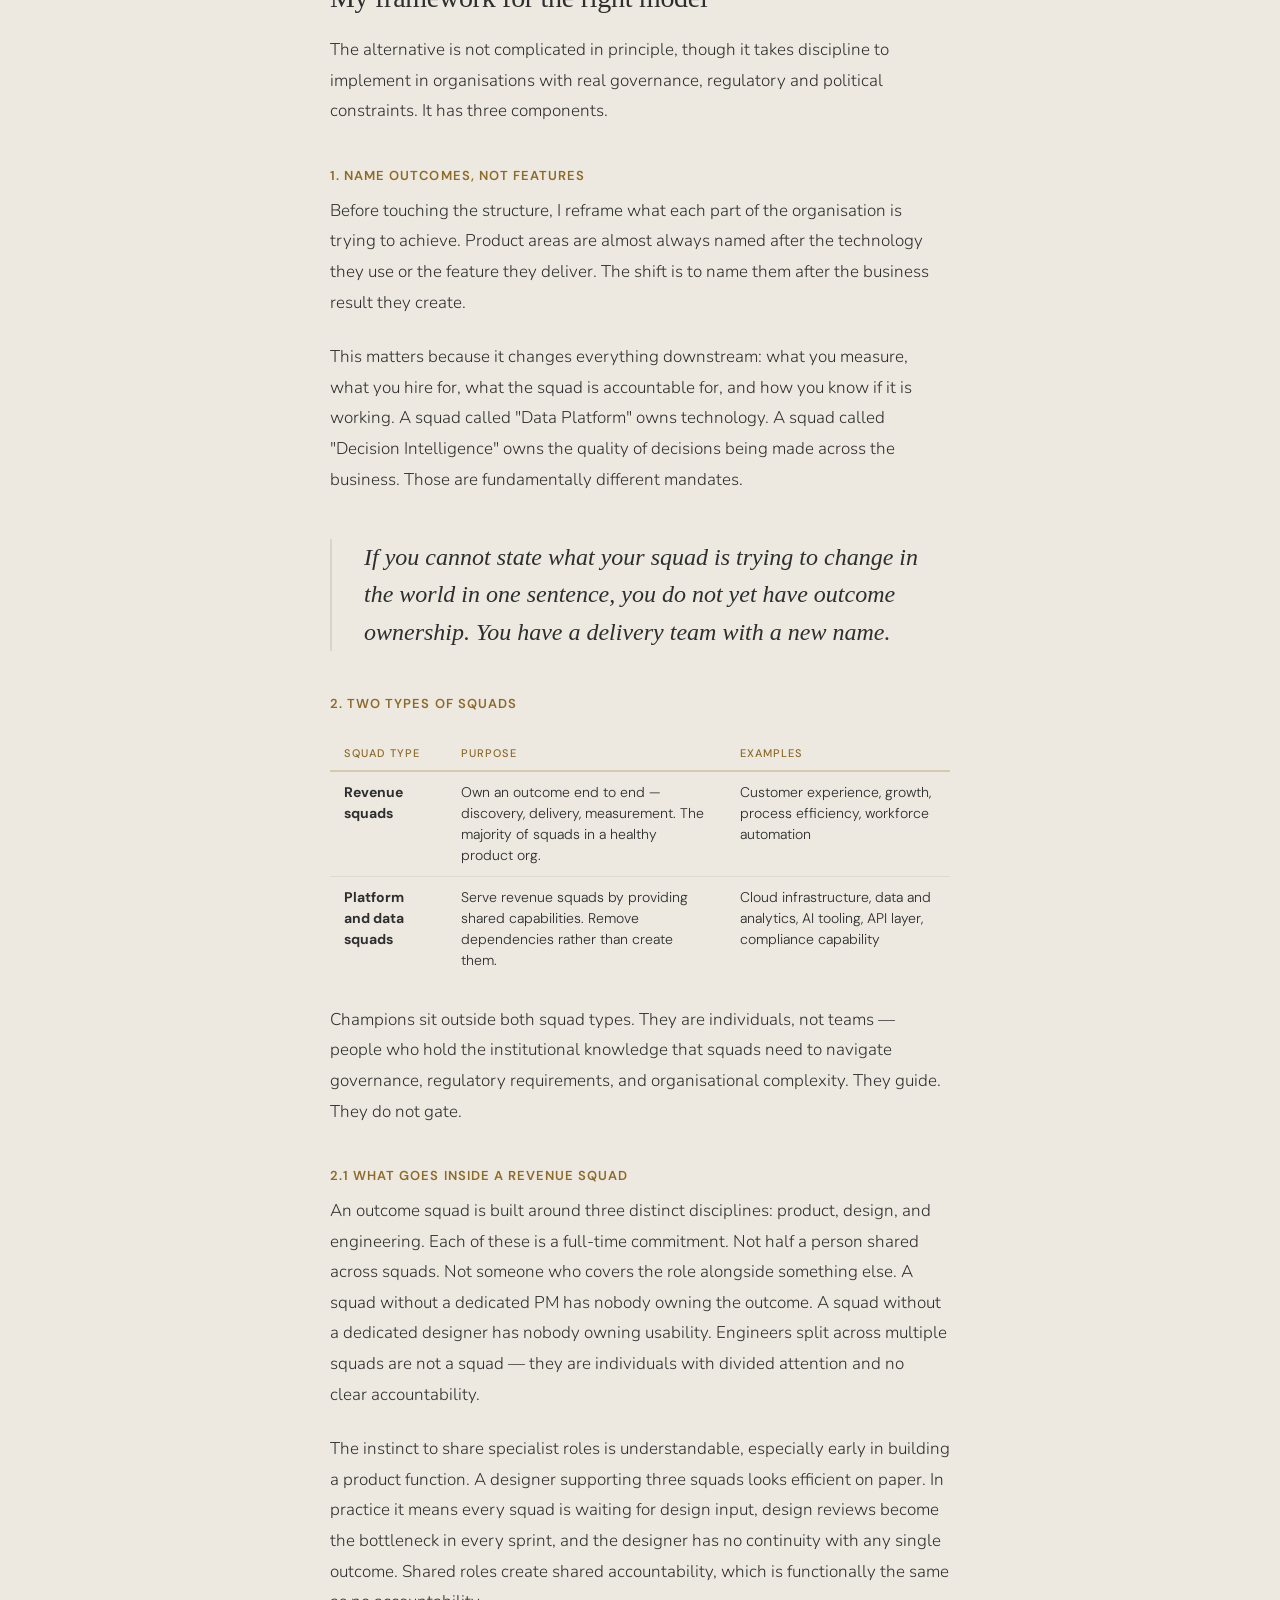
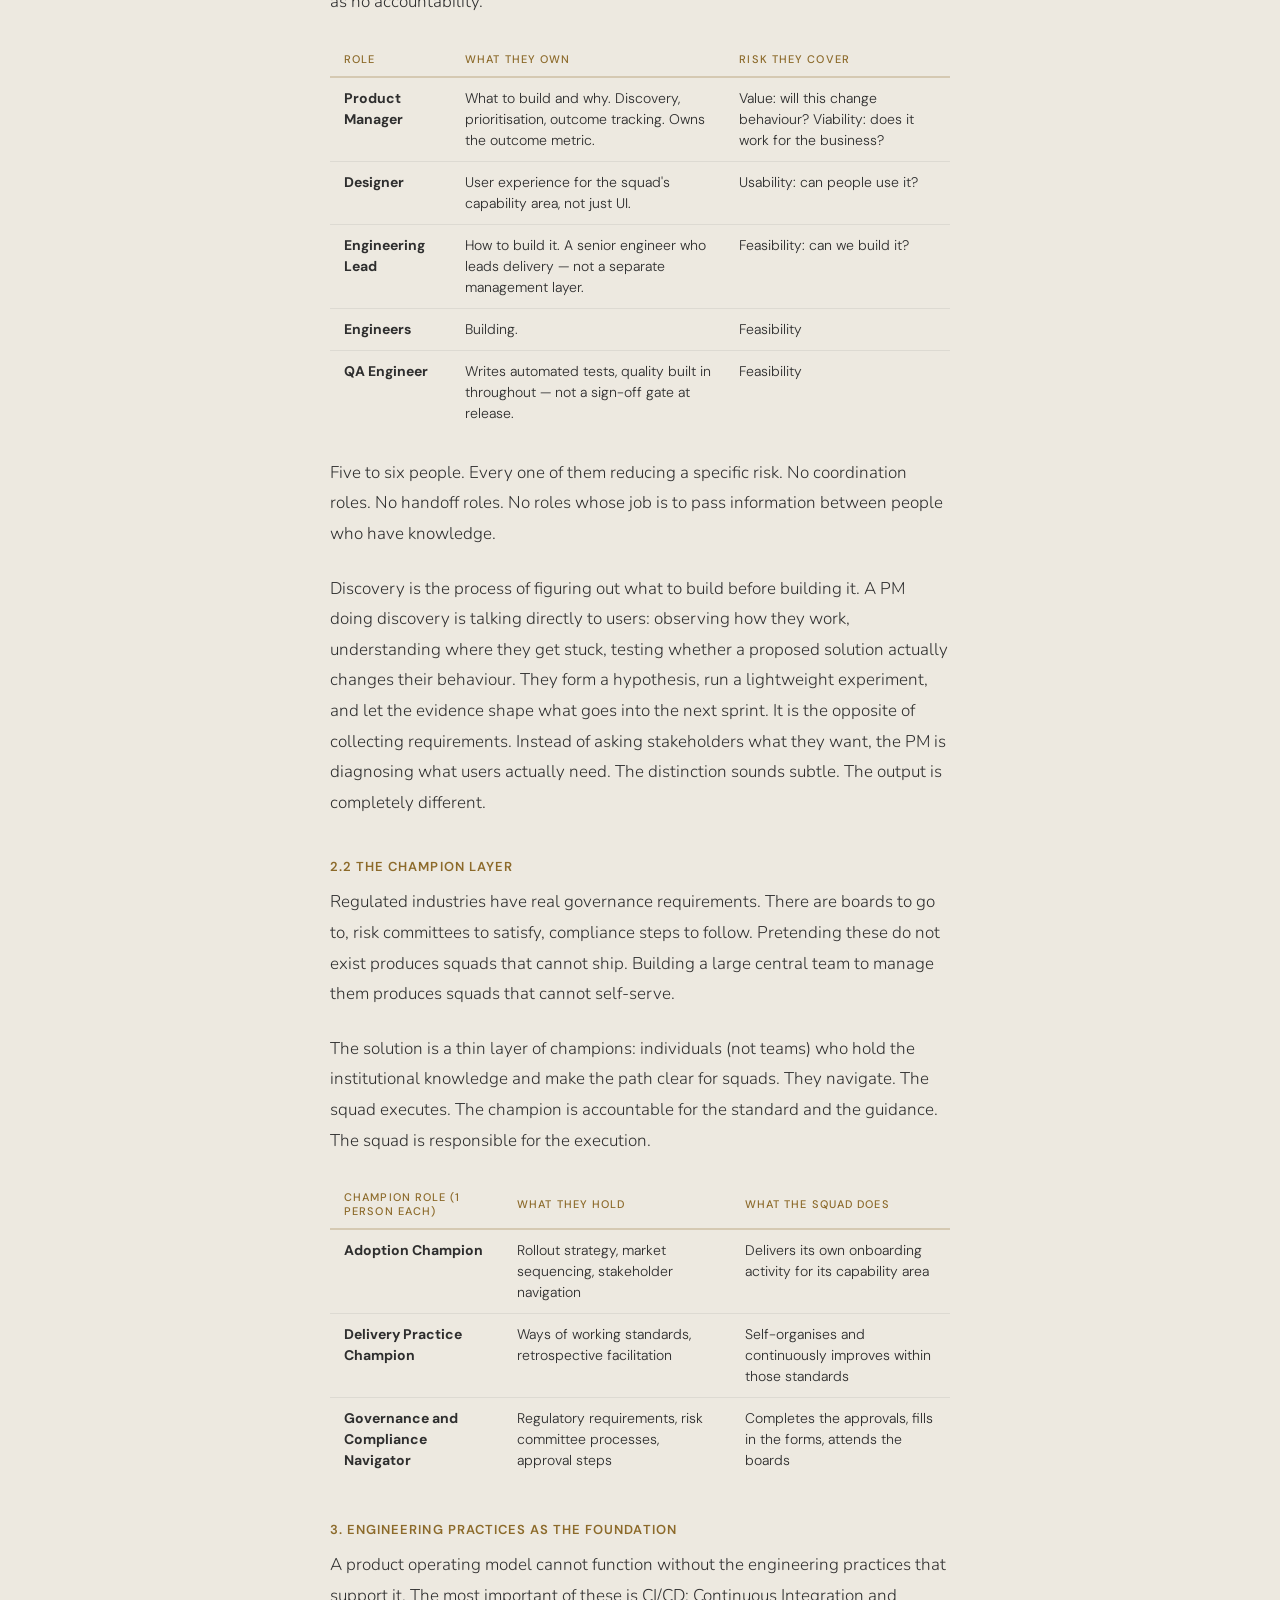
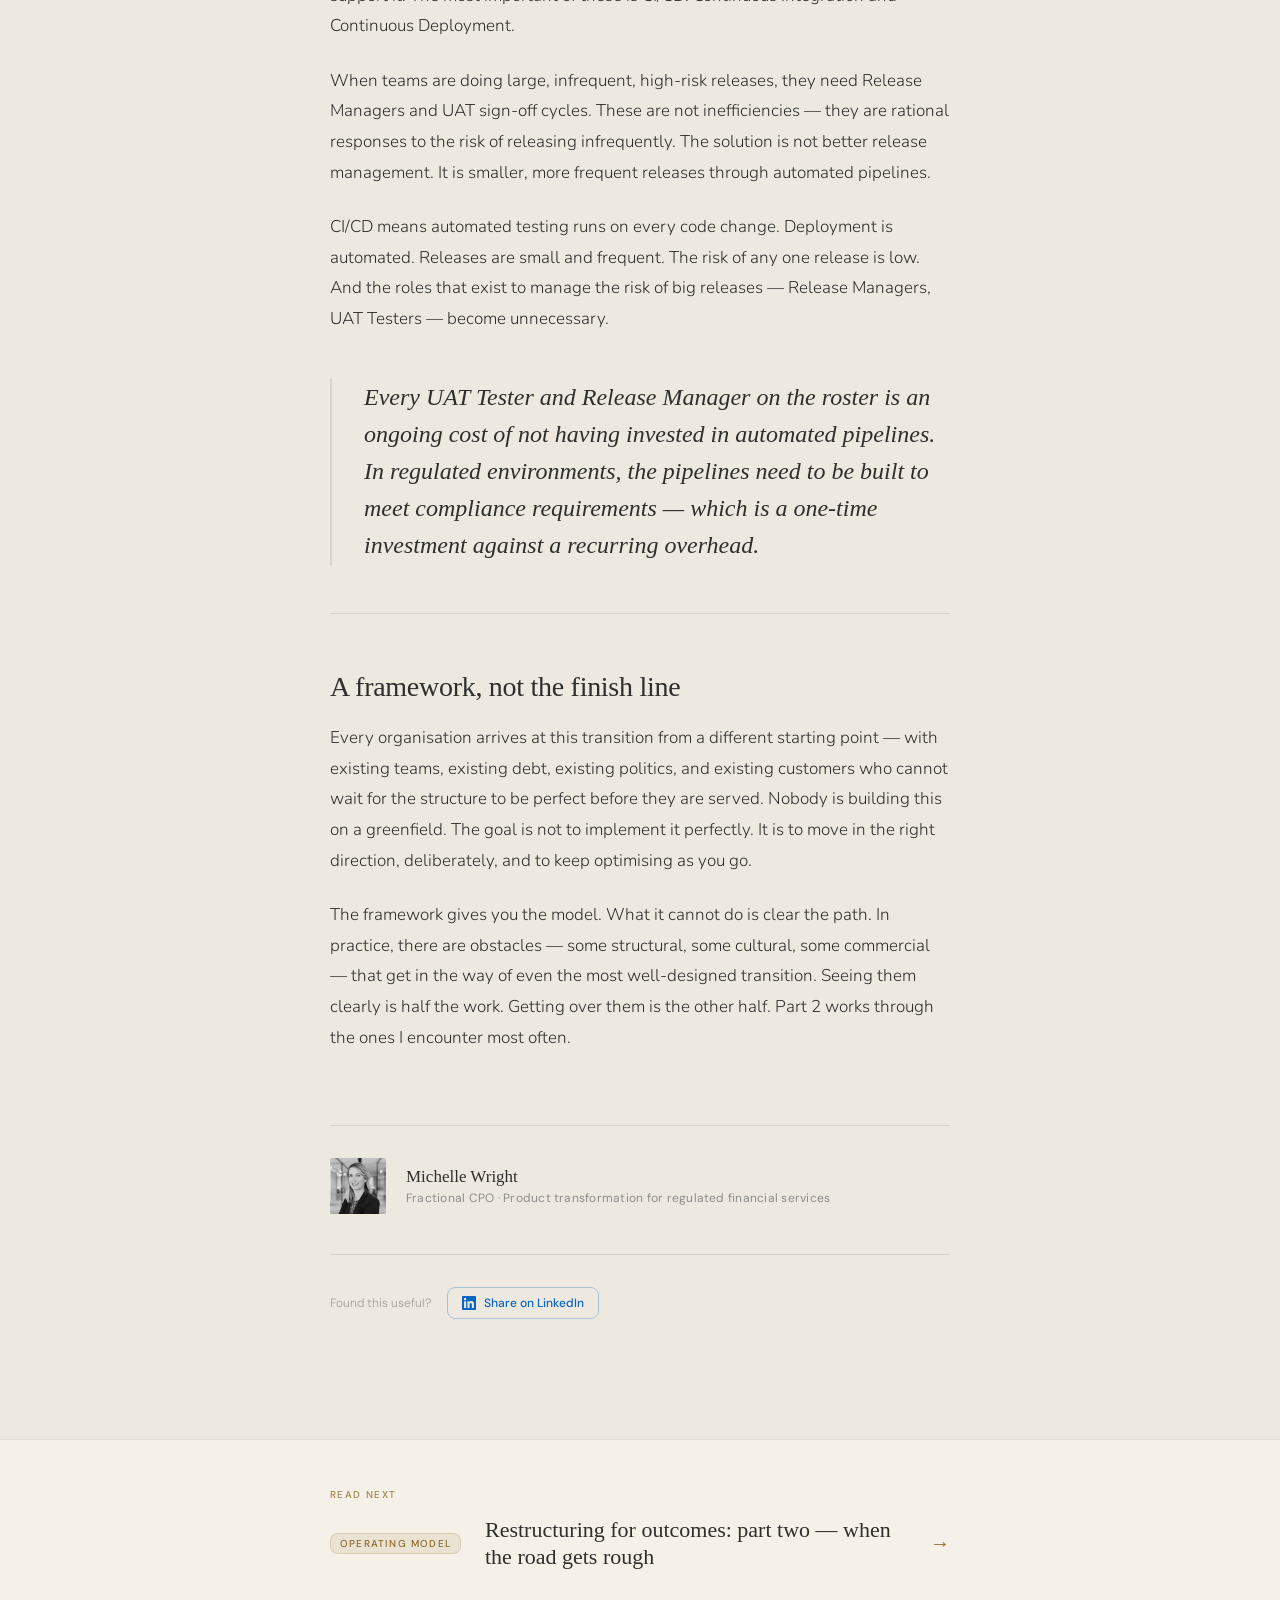
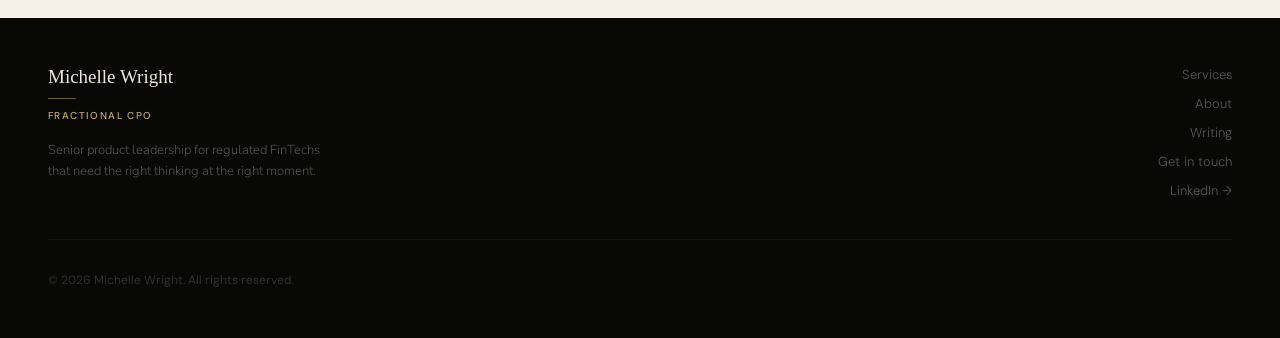
<file: writing/restructuring-for-outcomes.html>
<!DOCTYPE html>
<html lang="en">
<head>
<!-- Google tag (gtag.js) --><script async src="https://www.googletagmanager.com/gtag/js?id=G-QFN6VKW2MQ"></script>
<script>
  window.dataLayer = window.dataLayer || [];
  function gtag(){dataLayer.push(arguments);}
  gtag('js', new Date());
  gtag('config', 'G-QFN6VKW2MQ');
</script>
<meta charset="utf-8">
<meta name="viewport" content="width=device-width, initial-scale=1">
<title>Restructuring for outcomes: part one — the operating model — Michelle Wright</title>
<link href="https://fonts.googleapis.com/css2?family=Nunito:ital,wght@0,300;0,400;0,500;1,300;1,400&family=DM+Sans:wght@400;500&display=swap" rel="stylesheet">
<style>
  *, *::before, *::after { box-sizing: border-box; margin: 0; }

  body {
    background: #EDE9E0;
    color: #2E2E2E;
    font-family: 'Nunito', sans-serif;
    font-weight: 300;
    -webkit-font-smoothing: antialiased;
    text-rendering: optimizeLegibility;
    position: relative;
  }

  body::before {
    content: '';
    position: absolute;
    top: 0; left: 0; right: 0;
    height: 300px;
    background: linear-gradient(to bottom, rgba(12,12,11,0.3) 0%, transparent 100%);
    pointer-events: none;
    z-index: 0;
  }

  .site-header, .header-link, .meta-tag, .meta-date, .article-body h3,
  .function-block h3, .byline-role, .footer-copy, .footer-cta,
  .article-lead-sub, .pull-stat-label, .wordmark-sub {
    font-family: 'DM Sans', sans-serif;
    font-weight: 400;
  }

  .site-header {
    position: sticky; top: 0; z-index: 100;
    padding: 20px 48px;
    border-bottom: 1px solid rgba(237,233,224,0.06);
    display: flex;
    align-items: center;
    justify-content: space-between;
    background: rgba(12,12,11,0.88);
    backdrop-filter: blur(16px);
  }
  .wordmark {
    font-family: Baskerville, 'Baskerville Old Face', Georgia, serif;
    font-size: 17px;
    color: #EDE9E0;
    letter-spacing: -0.01em;
    text-decoration: none;
  }
  .wordmark-sub {
    font-size: 10px; font-weight: 500; letter-spacing: 0.14em;
    text-transform: uppercase; color: #C4A96A; margin-top: 3px;
  }
  .header-link {
    font-size: 13px; color: rgba(237,233,224,0.6);
    text-decoration: none; letter-spacing: 0.02em; transition: color 150ms;
  }
  .header-link:hover { color: #EDE9E0; }
  .nav-cta {
    font-family: 'DM Sans', sans-serif; font-size: 13px; font-weight: 500;
    background: #C4A96A; color: #0C0C0B; padding: 9px 18px;
    border-radius: 8px; text-decoration: none; transition: opacity 150ms;
  }
  .nav-cta:hover { opacity: 0.85; }

  .article-wrap {
    max-width: 700px; margin: 0 auto;
    padding: 80px 40px 120px; position: relative; z-index: 1;
  }

  .article-meta { display: flex; align-items: center; gap: 16px; margin-bottom: 48px; }
  .meta-tag {
    font-size: 10px; font-weight: 500; letter-spacing: 0.14em;
    text-transform: uppercase; color: #8C6A2A;
    background: rgba(140,106,42,0.1); border: 1px solid rgba(140,106,42,0.2);
    padding: 4px 10px; border-radius: 8px;
  }
  .meta-date { font-family: 'DM Sans', sans-serif; font-size: 12px; color: #8C8C8C; }
  .meta-read { font-family: 'DM Sans', sans-serif; font-size: 12px; color: #8C8C8C; }

  h1.article-title {
    font-family: Baskerville, 'Baskerville Old Face', Georgia, serif;
    font-size: 48px; font-weight: 400; line-height: 1.08;
    letter-spacing: -0.02em; color: #2E2E2E; margin-bottom: 32px; text-wrap: pretty;
  }

  .article-lead {
    font-size: 20px; font-weight: 300; line-height: 1.6;
    font-family: 'Nunito', sans-serif; color: #2E2E2E; margin-bottom: 20px; text-wrap: pretty;
  }
  .article-lead-sub {
    font-size: 16px; line-height: 1.65; color: #8C8C8C; margin-bottom: 48px; font-style: italic;
  }

  .rule { border: none; border-top: 1px solid #D9D4C8; margin: 48px 0; }
  .rule-olive { border: none; border-top: 2px solid #8C6A2A; width: 40px; margin: 48px 0; opacity: 0.6; }

  .article-body p {
    font-size: 17px; font-weight: 300; line-height: 1.8;
    color: #2E2E2E; margin-bottom: 24px; text-wrap: pretty;
  }
  .article-body h2 {
    font-family: Baskerville, 'Baskerville Old Face', Georgia, serif;
    font-size: 28px; font-weight: 400; line-height: 1.2; color: #2E2E2E;
    margin: 56px 0 20px; letter-spacing: -0.01em; text-wrap: pretty;
  }
  .article-body h3 {
    font-size: 13px; font-weight: 600; letter-spacing: 0.08em;
    text-transform: uppercase; color: #8C6A2A; margin: 40px 0 12px;
  }

  .pullquote {
    font-family: Baskerville, 'Baskerville Old Face', Georgia, serif;
    font-size: 24px; font-style: italic; line-height: 1.55; color: #2E2E2E;
    padding: 0 0 0 32px; border-left: 2px solid #D9D4C8; margin: 44px 0; text-wrap: pretty;
  }

  .function-block {
    background: rgba(140,106,42,0.06); border-top: 2px solid #5B6335;
    padding: 28px 32px; margin: 12px 0;
  }
  .function-block h3 {
    font-size: 12px; font-weight: 600; letter-spacing: 0.1em;
    text-transform: uppercase; color: #8C6A2A; margin: 0 0 10px;
  }
  .function-block p { font-size: 15px; font-weight: 300; line-height: 1.7; color: #2E2E2E; margin: 0; text-wrap: pretty; }
  .function-block p + p { margin-top: 12px; }

  .article-table { width: 100%; border-collapse: collapse; margin: 24px 0; font-family: 'DM Sans', sans-serif; font-size: 14px; }
  .article-table th { text-align: left; font-weight: 500; font-size: 11px; letter-spacing: 0.1em; text-transform: uppercase; color: #8C6A2A; padding: 10px 14px; border-bottom: 2px solid rgba(140,106,42,0.25); }
  .article-table td { padding: 10px 14px; border-bottom: 1px solid rgba(46,46,46,0.08); color: #2E2E2E; font-weight: 300; line-height: 1.5; vertical-align: top; }
  .article-table tr:last-child td { border-bottom: none; }

  .inline-label { font-family: 'DM Sans', sans-serif; font-size: 11px; font-weight: 500; letter-spacing: 0.12em; text-transform: uppercase; color: #8C6A2A; margin-right: 6px; }

  .byline {
    margin-top: 72px; padding-top: 32px; border-top: 1px solid #D9D4C8;
    display: flex; gap: 20px; align-items: center;
  }
  .byline-avatar { width: 56px; height: 56px; border-radius: 2px; overflow: hidden; flex-shrink: 0; }
  .byline-avatar img {
    width: 100%; height: 100%; object-fit: cover; object-position: center top;
    filter: grayscale(100%) contrast(1.05) brightness(0.95);
  }
  .byline-name { font-family: Baskerville, 'Baskerville Old Face', Georgia, serif; font-size: 17px; color: #2E2E2E; margin-bottom: 3px; }
  .byline-role { font-family: 'DM Sans', sans-serif; font-size: 12px; color: #8C8C8C; letter-spacing: 0.02em; }

  .article-share { margin-top: 40px; padding-top: 32px; border-top: 1px solid rgba(46,46,46,0.12); display: flex; align-items: center; gap: 16px; }
  .share-label { font-family: 'DM Sans', sans-serif; font-size: 12px; color: rgba(46,46,46,0.4); }
  .share-btn { display: inline-flex; align-items: center; gap: 8px; font-family: 'DM Sans', sans-serif; font-size: 12px; font-weight: 500; color: #0A66C2; text-decoration: none; border: 1px solid rgba(10,102,194,0.3); padding: 7px 14px; border-radius: 8px; transition: all 150ms; }
  .share-btn:hover { background: rgba(10,102,194,0.07); }

  .next-article { background: #F5F1E8; border-top: 1px solid rgba(46,46,46,0.1); }
  .next-inner { max-width: 700px; margin: 0 auto; padding: 48px 40px; }
  .next-label { font-family: 'DM Sans', sans-serif; font-size: 10px; font-weight: 500; letter-spacing: 0.14em; text-transform: uppercase; color: #8C6A2A; margin-bottom: 16px; opacity: 0.8; }
  .next-link { display: flex; align-items: center; gap: 24px; text-decoration: none; }
  .next-tag { font-family: 'DM Sans', sans-serif; font-size: 10px; font-weight: 500; letter-spacing: 0.12em; text-transform: uppercase; color: #8C6A2A; background: rgba(140,106,42,0.1); border: 1px solid rgba(140,106,42,0.2); padding: 3px 9px; border-radius: 8px; white-space: nowrap; flex-shrink: 0; }
  .next-title { font-family: Baskerville, 'Baskerville Old Face', Georgia, serif; font-size: 22px; font-weight: 400; line-height: 1.2; color: #2E2E2E; flex: 1; transition: color 200ms; }
  .next-arrow { font-size: 20px; color: #8C6A2A; flex-shrink: 0; transition: transform 150ms; }
  .next-link:hover .next-title { color: #8C6A2A; }
  .next-link:hover .next-arrow { transform: translateX(4px); }

  .site-footer { display: block; padding: 48px; background: #080807; }
  .footer-top { display: flex; justify-content: space-between; align-items: flex-start; margin-bottom: 40px; }
  .footer-wordmark { font-family: Baskerville, 'Baskerville Old Face', Georgia, serif; font-size: 19px; color: #EDE9E0; }
  .footer-mark { width: 28px; height: 1px; background: #C4A96A; margin: 10px 0; opacity: 0.5; }
  .footer-role { font-family: 'DM Sans', sans-serif; font-size: 10px; font-weight: 500; letter-spacing: 0.14em; text-transform: uppercase; color: #C4A96A; }
  .footer-tagline { font-size: 13px; font-weight: 300; color: rgba(237,233,224,0.35); max-width: 280px; line-height: 1.6; margin-top: 18px; }
  .footer-nav { display: flex; flex-direction: column; gap: 12px; align-items: flex-end; }
  .footer-nav a { font-family: 'DM Sans', sans-serif; font-size: 13px; color: rgba(237,233,224,0.35); text-decoration: none; transition: color 150ms; }
  .footer-nav a:hover { color: #EDE9E0; }
  .footer-divider { border: none; border-top: 1px solid rgba(237,233,224,0.05); margin: 0 0 28px; }
  .footer-copy { font-family: 'DM Sans', sans-serif; font-size: 12px; color: rgba(237,233,224,0.18); }

  .progress-bar { position: fixed; top: 0; left: 0; height: 2px; background: #C4A96A; width: 0%; z-index: 200; transition: width 80ms linear; pointer-events: none; }
  .article-back { margin-bottom: 28px; }
  .back-link { font-family: 'DM Sans', sans-serif; font-size: 12px; font-weight: 500; letter-spacing: 0.04em; color: rgba(46,46,46,0.4); text-decoration: none; transition: color 150ms; }
  .back-link:hover { color: #8C6A2A; }

  .burger { display: none; flex-direction: column; justify-content: center; align-items: center; gap: 5px; width: 36px; height: 36px; background: none; border: none; cursor: pointer; padding: 4px; position: relative; z-index: 101; }
  .burger span { display: block; width: 22px; height: 1.5px; background: #EDE9E0; border-radius: 2px; transition: all 250ms ease; }
  .burger.open span:nth-child(1) { transform: translateY(6.5px) rotate(45deg); }
  .burger.open span:nth-child(2) { opacity: 0; }
  .burger.open span:nth-child(3) { transform: translateY(-6.5px) rotate(-45deg); }
  .mobile-menu { display: none; position: fixed; inset: 0; z-index: 99; background: rgba(12,12,11,0.97); backdrop-filter: blur(16px); flex-direction: column; align-items: center; justify-content: center; gap: 32px; }
  .mobile-menu.open { display: flex; }
  .mobile-menu a { font-family: 'DM Sans', sans-serif; font-size: 22px; font-weight: 400; color: rgba(237,233,224,0.6); text-decoration: none; transition: color 150ms; }
  .mobile-menu a:hover { color: #EDE9E0; }
  .mobile-menu .mobile-cta { font-size: 16px; font-weight: 500; background: #C4A96A; color: #0C0C0B; padding: 14px 36px; border-radius: 8px; margin-top: 8px; }

  @media (max-width: 768px) {
    .site-header { padding: 16px 24px; }
    .site-header nav { display: none !important; }
    .burger { display: flex; }
    .article-wrap { padding: 48px 24px 80px; }
    h1.article-title { font-size: 34px; }
    .article-lead { font-size: 18px; }
    .pullquote { font-size: 20px; padding-left: 20px; }
    .function-block { padding: 20px 20px; }
    .site-footer { padding: 32px 24px; }
    .footer-top { flex-direction: column; gap: 32px; }
    .footer-nav { align-items: flex-start; flex-direction: row; flex-wrap: wrap; gap: 16px; }
    .next-inner { padding: 36px 24px; }
    .next-link { flex-direction: column; align-items: flex-start; gap: 12px; }
    .next-title { font-size: 18px; }
  }
</style>
</head>
<body>

<div class="progress-bar" id="progress-bar"></div>

<header class="site-header">
  <div>
    <a href="../index.html" class="wordmark">Michelle Wright</a>
    <div class="wordmark-sub">Fractional CPO</div>
  </div>
  <nav style="display:flex;gap:28px;align-items:center;">
    <a href="../index.html#services" class="header-link">Services</a>
    <a href="../index.html#about" class="header-link">About</a>
    <a href="index.html" class="header-link">Writing</a>
    <a href="../contact.html" class="nav-cta">Get in touch</a>
  </nav>
  <button class="burger" id="burger" aria-label="Open menu"><span></span><span></span><span></span></button>
</header>
<div class="mobile-menu" id="mobile-menu">
  <a href="../index.html#services">Services</a>
  <a href="../index.html#about">About</a>
  <a href="index.html">Writing</a>
  <a href="../contact.html" class="mobile-cta">Get in touch</a>
</div>

<main class="article-wrap">

  <div class="article-back"><a href="index.html" class="back-link">← All articles</a></div>

  <div class="article-meta">
    <span class="meta-tag">Operating Model</span>
    <span class="meta-date">February 2026</span>
    <span class="meta-read">11 min read</span>
  </div>

  <h1 class="article-title">Restructuring for outcomes: part one — the operating model</h1>

  <p class="article-lead">Product-led is not a team design. It is an operating model — and making it work requires the whole organisation to change, not just the product team.</p>
  <p class="article-lead-sub">Part one of three: squad design, roles, and the engineering foundation.</p>

  <hr class="rule-olive">

  <div class="article-body">

    <p>A few weeks ago I was asked to spend a few hours with a team inside a large financial services institution. They were trying to move from a project and change delivery model to something more product-led — and they wanted a second opinion on how they were thinking about their team structure.</p>

    <p>What was supposed to be a short conversation ended up being something I kept thinking about afterward. Not because the situation was unusual, but because it was so recognisably familiar. The patterns I saw were the same ones I have encountered in multiple organisations making this transition. The language had changed — squads, product owners, agile ceremonies — but the underlying logic had not. Priorities still flowed top-down. Teams were still accountable for delivery, not outcomes. The structure had been renamed. The thinking had not.</p>

    <p>I wrote this piece partly to capture that thinking clearly, and partly because I suspect the same questions are being asked in a lot of organisations right now. It draws on frameworks I have found genuinely useful, what I have seen work, what I have seen fail, and how I approach these transitions when I am brought in to help.</p>

    <p>Think of it as a framework, not a formula. Every organisation is different, and the right structure always depends on context. But the principles that make a product operating model actually work — rather than just look right on a slide — are more consistent than people think.</p>

    <hr class="rule">

    <h2>What I typically walk into</h2>

    <p>Most organisations that say they want to be product-led are not product-led yet, and may not understand what that actually means. It does not mean that the product team is in charge or that it is just the product team that needs to change. That is not a criticism — it is where they are in a genuine transition. But the patterns I see when I arrive are usually variations of the same thing: a governance-heavy structure that has adopted the language of product without changing the underlying logic of how decisions get made and who is accountable for outcomes.</p>

    <h3>Product-led is not a team design. It is an operating model.</h3>

    <p>Being product-led means the organisation structures itself around outcomes — specific, measurable changes in user behaviour or business performance — and gives teams genuine authority to decide how to achieve them. Finance funds teams rather than projects. Sales and marketing work from the same outcome metrics as the product team. Executives set goals and stay out of the how. The CRO and CMO are in discovery conversations, not just launch announcements.</p>

    <p>That is not a change to the product team. It is a change to the whole organisation: how strategy is set, how budgets are structured, how success is measured, and how every function relates to the product. The organisation structure, the governance model, the hiring profiles, the way performance is tracked — all of it needs to shift. A product team cannot lead that change from inside a function. It requires the CEO to own it.</p>

    <h3>CEO sponsorship is not optional.</h3>

    <p>The most consistent difference I see between product transformations that take hold and those that stall is whether the CEO has genuinely committed to a different way of running the company. Not just approving a restructure but personally changing how they engage with product decisions, and holding their leadership team to the same standard.</p>

    <p>I have seen well-designed product structures fail because the CEO remained a feature requester. I have seen imperfect structures succeed because the CEO was fully bought in and willing to hold the line when the model was challenged. The CEO is not the CPO's sponsor. They are the transformation's sponsor.</p>

    <p>Three specific patterns appear at this stage.</p>

    <hr class="rule">

    <h2>The three patterns that hold organisations back</h2>

    <h3>1. Enabling capabilities as gatekeepers</h3>

    <p>The first pattern is a set of enabling capabilities — typically cloud infrastructure, data and analytics, compliance, and security architecture — that have been positioned as a separate governance layer above the product teams rather than as services those teams consume. The intention is coordination and consistency. The effect is dependency.</p>

    <p>In a product operating model, these capabilities should either be platform teams that product teams can self-serve from, or they should be embedded within the squads themselves. A cloud infrastructure function that product teams have to go through, rather than access directly, is not an enabler. It is a bottleneck with a polite name.</p>

    <p>The test is simple: does this capability serve product teams, or does it gate them? If a squad has to raise a request and wait for a response before it can move, that is a project-era dependency wrapped in product-era language.</p>

    <h3>2. Agile bureaucracy</h3>

    <p>The second pattern is what happens when organisations implement agile at scale without giving teams real autonomy. The result is a layer of roles — portfolio managers, demand managers, agile coaches, scrum masters, agile analysts — whose function is to manage the agile process on behalf of teams that are not trusted to manage it themselves.</p>

    <p>This is sometimes called agile governance. It is more accurately described as waterfall with better terminology. In an empowered product organisation, the Product Manager owns prioritisation. The Engineering Lead owns delivery. The team self-organises. Agile coaching has genuine value when it is teaching teams to reach that state — and none at all when it is coordinating a process those teams should be owning.</p>

    <blockquote class="pullquote">The number of agile governance roles in an organisation is inversely proportional to how much it trusts its product teams. A large agile governance layer is not a sign of agile maturity. It is a sign that the transition has stalled.</blockquote>

    <h3>3. Project roles inside product squads</h3>

    <p>The third pattern is the most insidious because it is invisible until you look at what is actually in the squads. The team structure might be called squads or product teams. But inside each one you find: a Product Owner who curates a backlog rather than owning an outcome, a delivery manager who runs the sprint ceremonies, and a Business Analyst who captures requirements from stakeholders.</p>

    <p>These roles are not wrong in themselves. They are wrong in a product context because of what they signal about where decisions are being made.</p>

    <p>A Product Owner in the SAFe sense is a backlog administrator — someone who receives priorities from above and translates them into stories. A Product Manager in the empowered sense is someone who talks to users, forms hypotheses, runs experiments, and decides what to build based on evidence. The gap between those two roles is the gap between a delivery team and a product team.</p>

    <table class="article-table">
      <thead>
        <tr>
          <th>Role typically seen</th>
          <th>What it signals</th>
          <th>What it should be</th>
        </tr>
      </thead>
      <tbody>
        <tr>
          <td><strong>Product Owner</strong></td>
          <td>Priorities come from above; PO translates them into stories</td>
          <td>Product Manager: owns the outcome, owns discovery, challenges what to build</td>
        </tr>
        <tr>
          <td><strong>Agile Delivery Manager</strong></td>
          <td>Delivery is managed separately from the people doing it</td>
          <td>Engineering Lead: a senior engineer who also leads — one role, not two</td>
        </tr>
        <tr>
          <td><strong>Business Analyst</strong></td>
          <td>Requirements are captured from stakeholders and handed to engineers</td>
          <td>Removed: the PM talks to users directly and the team builds from that understanding</td>
        </tr>
      </tbody>
    </table>

    <hr class="rule">

    <h2>My framework for the right model</h2>

    <p>The alternative is not complicated in principle, though it takes discipline to implement in organisations with real governance, regulatory and political constraints. It has three components.</p>

    <h3>1. Name outcomes, not features</h3>

    <p>Before touching the structure, I reframe what each part of the organisation is trying to achieve. Product areas are almost always named after the technology they use or the feature they deliver. The shift is to name them after the business result they create.</p>

    <p>This matters because it changes everything downstream: what you measure, what you hire for, what the squad is accountable for, and how you know if it is working. A squad called "Data Platform" owns technology. A squad called "Decision Intelligence" owns the quality of decisions being made across the business. Those are fundamentally different mandates.</p>

    <blockquote class="pullquote">If you cannot state what your squad is trying to change in the world in one sentence, you do not yet have outcome ownership. You have a delivery team with a new name.</blockquote>

    <h3>2. Two types of squads</h3>

    <table class="article-table">
      <thead>
        <tr>
          <th>Squad type</th>
          <th>Purpose</th>
          <th>Examples</th>
        </tr>
      </thead>
      <tbody>
        <tr>
          <td><strong>Revenue squads</strong></td>
          <td>Own an outcome end to end — discovery, delivery, measurement. The majority of squads in a healthy product org.</td>
          <td>Customer experience, growth, process efficiency, workforce automation</td>
        </tr>
        <tr>
          <td><strong>Platform and data squads</strong></td>
          <td>Serve revenue squads by providing shared capabilities. Remove dependencies rather than create them.</td>
          <td>Cloud infrastructure, data and analytics, AI tooling, API layer, compliance capability</td>
        </tr>
      </tbody>
    </table>

    <p>Champions sit outside both squad types. They are individuals, not teams — people who hold the institutional knowledge that squads need to navigate governance, regulatory requirements, and organisational complexity. They guide. They do not gate.</p>

    <h3>2.1 What goes inside a revenue squad</h3>

    <p>An outcome squad is built around three distinct disciplines: product, design, and engineering. Each of these is a full-time commitment. Not half a person shared across squads. Not someone who covers the role alongside something else. A squad without a dedicated PM has nobody owning the outcome. A squad without a dedicated designer has nobody owning usability. Engineers split across multiple squads are not a squad — they are individuals with divided attention and no clear accountability.</p>

    <p>The instinct to share specialist roles is understandable, especially early in building a product function. A designer supporting three squads looks efficient on paper. In practice it means every squad is waiting for design input, design reviews become the bottleneck in every sprint, and the designer has no continuity with any single outcome. Shared roles create shared accountability, which is functionally the same as no accountability.</p>

    <table class="article-table">
      <thead>
        <tr>
          <th>Role</th>
          <th>What they own</th>
          <th>Risk they cover</th>
        </tr>
      </thead>
      <tbody>
        <tr>
          <td><strong>Product Manager</strong></td>
          <td>What to build and why. Discovery, prioritisation, outcome tracking. Owns the outcome metric.</td>
          <td>Value: will this change behaviour? Viability: does it work for the business?</td>
        </tr>
        <tr>
          <td><strong>Designer</strong></td>
          <td>User experience for the squad's capability area, not just UI.</td>
          <td>Usability: can people use it?</td>
        </tr>
        <tr>
          <td><strong>Engineering Lead</strong></td>
          <td>How to build it. A senior engineer who leads delivery — not a separate management layer.</td>
          <td>Feasibility: can we build it?</td>
        </tr>
        <tr>
          <td><strong>Engineers</strong></td>
          <td>Building.</td>
          <td>Feasibility</td>
        </tr>
        <tr>
          <td><strong>QA Engineer</strong></td>
          <td>Writes automated tests, quality built in throughout — not a sign-off gate at release.</td>
          <td>Feasibility</td>
        </tr>
      </tbody>
    </table>

    <p>Five to six people. Every one of them reducing a specific risk. No coordination roles. No handoff roles. No roles whose job is to pass information between people who have knowledge.</p>

    <p>Discovery is the process of figuring out what to build before building it. A PM doing discovery is talking directly to users: observing how they work, understanding where they get stuck, testing whether a proposed solution actually changes their behaviour. They form a hypothesis, run a lightweight experiment, and let the evidence shape what goes into the next sprint. It is the opposite of collecting requirements. Instead of asking stakeholders what they want, the PM is diagnosing what users actually need. The distinction sounds subtle. The output is completely different.</p>

    <h3>2.2 The champion layer</h3>

    <p>Regulated industries have real governance requirements. There are boards to go to, risk committees to satisfy, compliance steps to follow. Pretending these do not exist produces squads that cannot ship. Building a large central team to manage them produces squads that cannot self-serve.</p>

    <p>The solution is a thin layer of champions: individuals (not teams) who hold the institutional knowledge and make the path clear for squads. They navigate. The squad executes. The champion is accountable for the standard and the guidance. The squad is responsible for the execution.</p>

    <table class="article-table">
      <thead>
        <tr>
          <th>Champion role (1 person each)</th>
          <th>What they hold</th>
          <th>What the squad does</th>
        </tr>
      </thead>
      <tbody>
        <tr>
          <td><strong>Adoption Champion</strong></td>
          <td>Rollout strategy, market sequencing, stakeholder navigation</td>
          <td>Delivers its own onboarding activity for its capability area</td>
        </tr>
        <tr>
          <td><strong>Delivery Practice Champion</strong></td>
          <td>Ways of working standards, retrospective facilitation</td>
          <td>Self-organises and continuously improves within those standards</td>
        </tr>
        <tr>
          <td><strong>Governance and Compliance Navigator</strong></td>
          <td>Regulatory requirements, risk committee processes, approval steps</td>
          <td>Completes the approvals, fills in the forms, attends the boards</td>
        </tr>
      </tbody>
    </table>

    <h3>3. Engineering practices as the foundation</h3>

    <p>A product operating model cannot function without the engineering practices that support it. The most important of these is CI/CD: Continuous Integration and Continuous Deployment.</p>

    <p>When teams are doing large, infrequent, high-risk releases, they need Release Managers and UAT sign-off cycles. These are not inefficiencies — they are rational responses to the risk of releasing infrequently. The solution is not better release management. It is smaller, more frequent releases through automated pipelines.</p>

    <p>CI/CD means automated testing runs on every code change. Deployment is automated. Releases are small and frequent. The risk of any one release is low. And the roles that exist to manage the risk of big releases — Release Managers, UAT Testers — become unnecessary.</p>

    <blockquote class="pullquote">Every UAT Tester and Release Manager on the roster is an ongoing cost of not having invested in automated pipelines. In regulated environments, the pipelines need to be built to meet compliance requirements — which is a one-time investment against a recurring overhead.</blockquote>

    <hr class="rule">

    <h2>A framework, not the finish line</h2>

    <p>Every organisation arrives at this transition from a different starting point — with existing teams, existing debt, existing politics, and existing customers who cannot wait for the structure to be perfect before they are served. Nobody is building this on a greenfield. The goal is not to implement it perfectly. It is to move in the right direction, deliberately, and to keep optimising as you go.</p>

    <p>The framework gives you the model. What it cannot do is clear the path. In practice, there are obstacles — some structural, some cultural, some commercial — that get in the way of even the most well-designed transition. Seeing them clearly is half the work. Getting over them is the other half. Part 2 works through the ones I encounter most often.</p>

  </div>

  <div class="byline">
    <div class="byline-avatar">
      <img src="../uploads/linked in photo.jpeg" alt="Michelle Wright">
    </div>
    <div>
      <div class="byline-name">Michelle Wright</div>
      <div class="byline-role">Fractional CPO · Product transformation for regulated financial services</div>
    </div>
  </div>

  <div class="article-share">
    <span class="share-label">Found this useful?</span>
    <a href="https://www.linkedin.com/sharing/share-offsite/?url=https://michellewright.me/writing/restructuring-for-outcomes.html" target="_blank" class="share-btn">
      <svg width="14" height="14" viewBox="0 0 24 24" fill="currentColor"><path d="M20.447 20.452h-3.554v-5.569c0-1.328-.027-3.037-1.852-3.037-1.853 0-2.136 1.445-2.136 2.939v5.667H9.351V9h3.414v1.561h.046c.477-.9 1.637-1.85 3.37-1.85 3.601 0 4.267 2.37 4.267 5.455v6.286zM5.337 7.433c-1.144 0-2.063-.926-2.063-2.065 0-1.138.92-2.063 2.063-2.063 1.14 0 2.064.925 2.064 2.063 0 1.139-.925 2.065-2.064 2.065zm1.782 13.019H3.555V9h3.564v11.452zM22.225 0H1.771C.792 0 0 .774 0 1.729v20.542C0 23.227.792 24 1.771 24h20.451C23.2 24 24 23.227 24 22.271V1.729C24 .774 23.2 0 22.222 0h.003z"/></svg>
      Share on LinkedIn
    </a>
  </div>

</main>

<div class="next-article">
  <div class="next-inner">
    <div class="next-label">Read next</div>
    <a href="restructuring-outcomes-part-2.html" class="next-link">
      <span class="next-tag">Operating Model</span>
      <span class="next-title">Restructuring for outcomes: part two — when the road gets rough</span>
      <span class="next-arrow">→</span>
    </a>
  </div>
</div>

<footer class="site-footer">
  <div class="footer-top">
    <div>
      <div class="footer-wordmark">Michelle Wright</div>
      <div class="footer-mark"></div>
      <div class="footer-role">Fractional CPO</div>
      <div class="footer-tagline">Senior product leadership for regulated FinTechs that need the right thinking at the right moment.</div>
    </div>
    <nav class="footer-nav">
      <a href="../index.html#services">Services</a>
      <a href="../index.html#about">About</a>
      <a href="index.html">Writing</a>
      <a href="../contact.html">Get in touch</a>
      <a href="https://www.linkedin.com/in/michellereimanwright/" target="_blank">LinkedIn →</a>
    </nav>
  </div>
  <hr class="footer-divider">
  <div class="footer-bottom">
    <span class="footer-copy">© 2026 Michelle Wright. All rights reserved.</span>
  </div>
</footer>

<script>
const burger = document.getElementById('burger');
const mobileMenu = document.getElementById('mobile-menu');
burger.addEventListener('click', () => {
  burger.classList.toggle('open');
  mobileMenu.classList.toggle('open');
  document.body.style.overflow = mobileMenu.classList.contains('open') ? 'hidden' : '';
});
mobileMenu.querySelectorAll('a').forEach(a => {
  a.addEventListener('click', () => {
    burger.classList.remove('open');
    mobileMenu.classList.remove('open');
    document.body.style.overflow = '';
  });
});
const progressBar = document.getElementById('progress-bar');
window.addEventListener('scroll', () => {
  const pct = window.scrollY / (document.documentElement.scrollHeight - window.innerHeight) * 100;
  progressBar.style.width = pct + '%';
}, { passive: true });
</script>
</body>
</html>
</file>
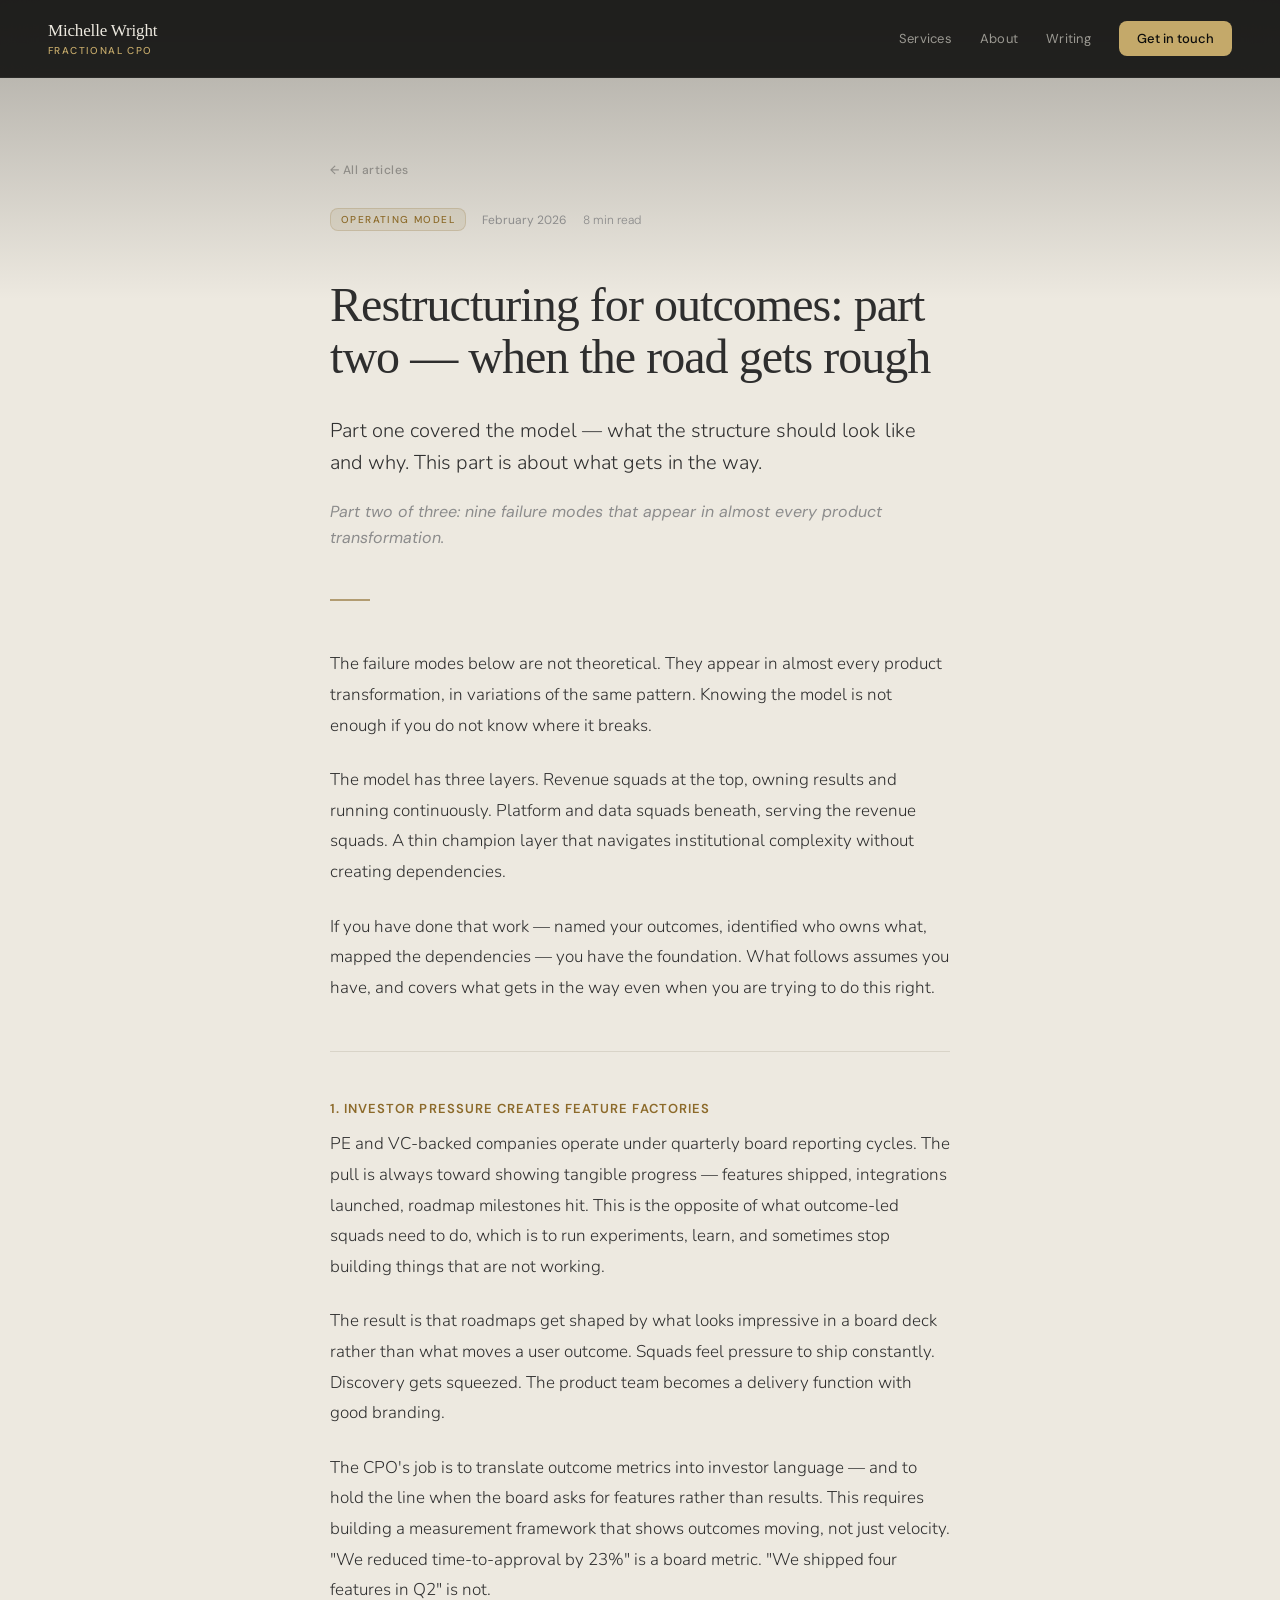
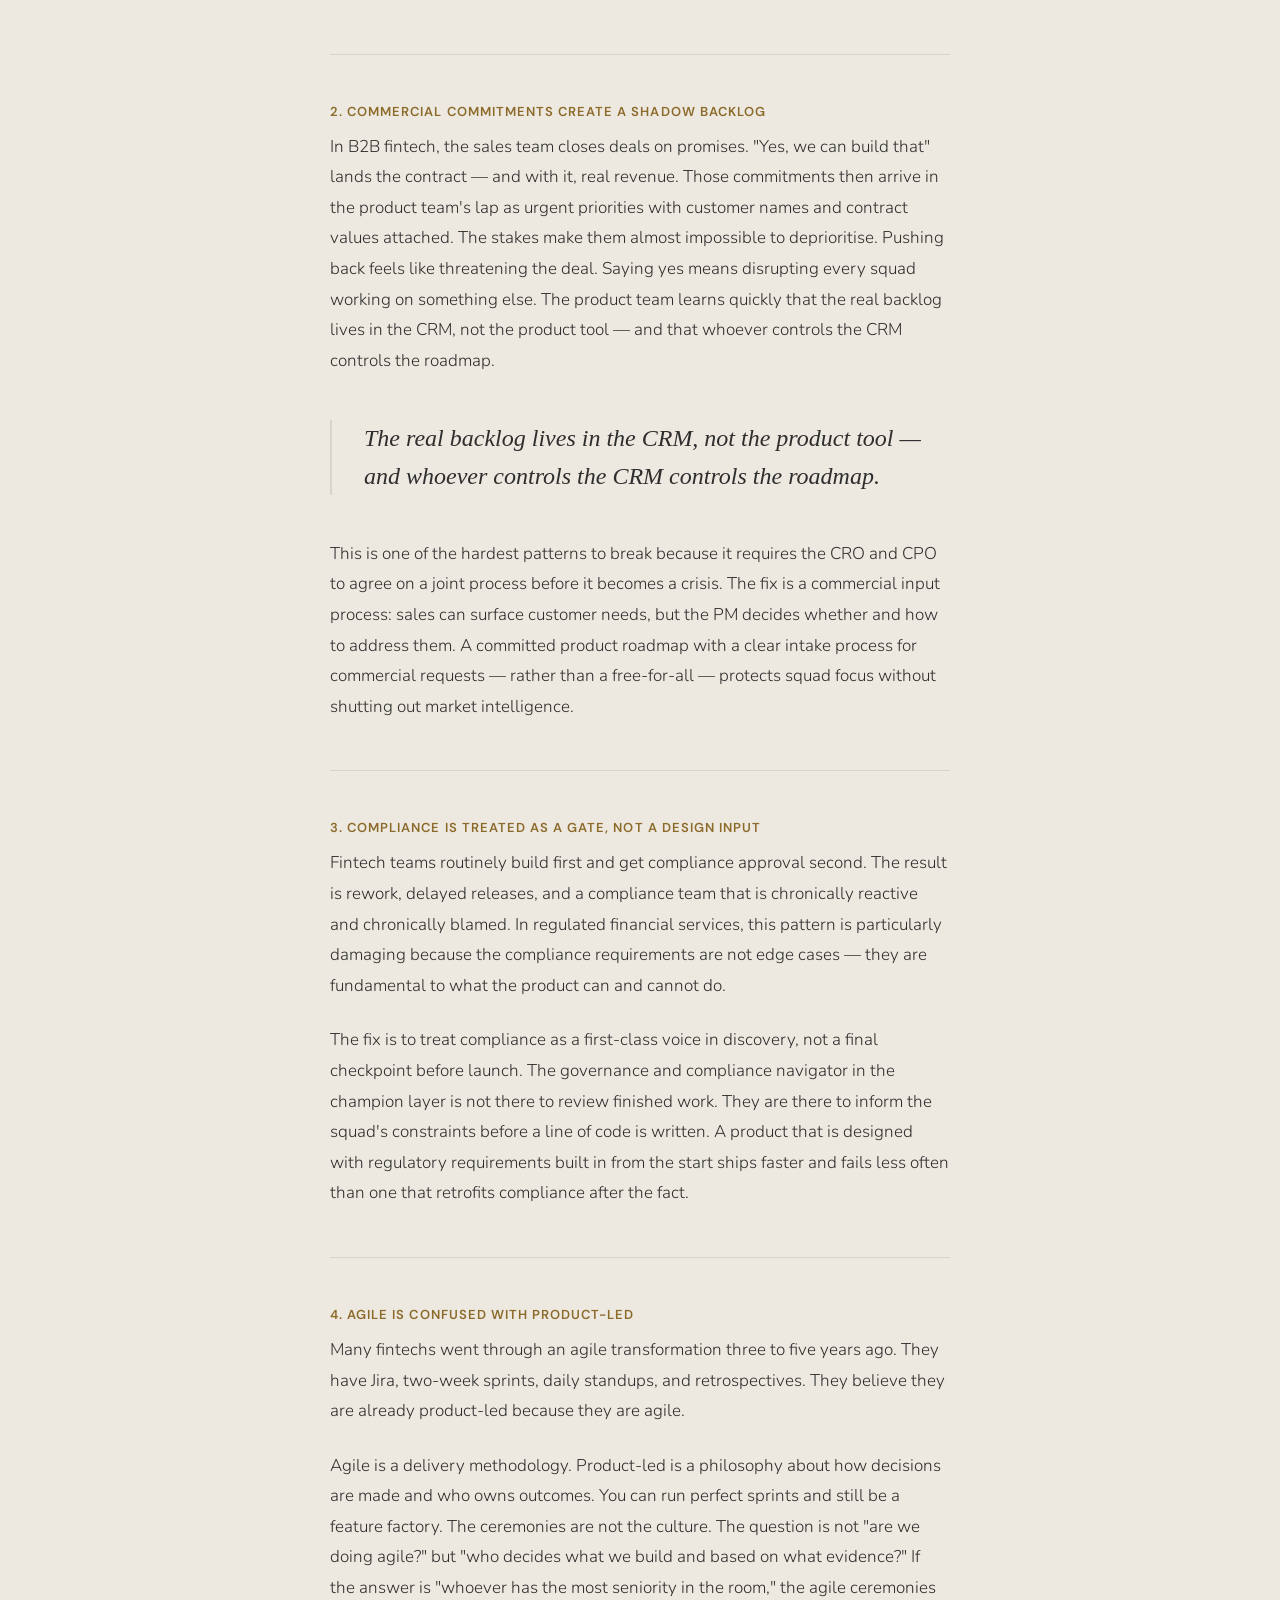
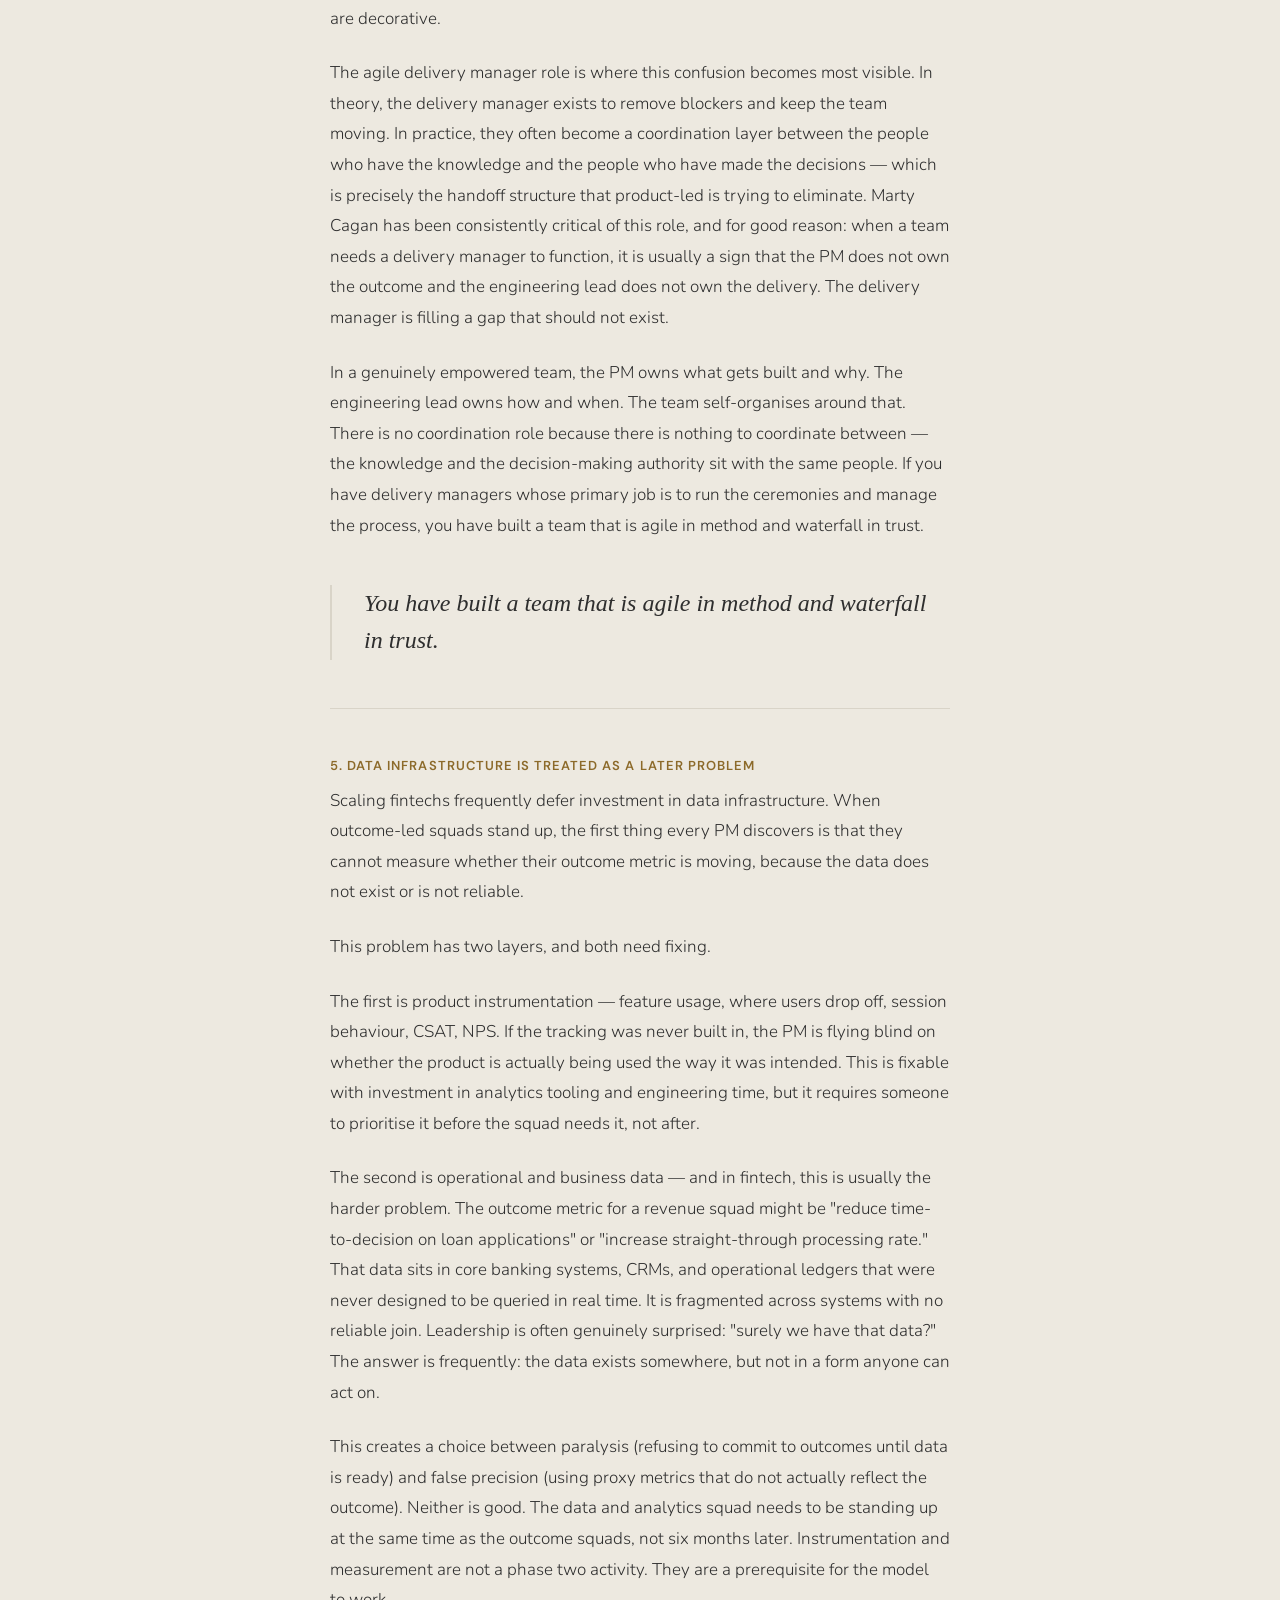
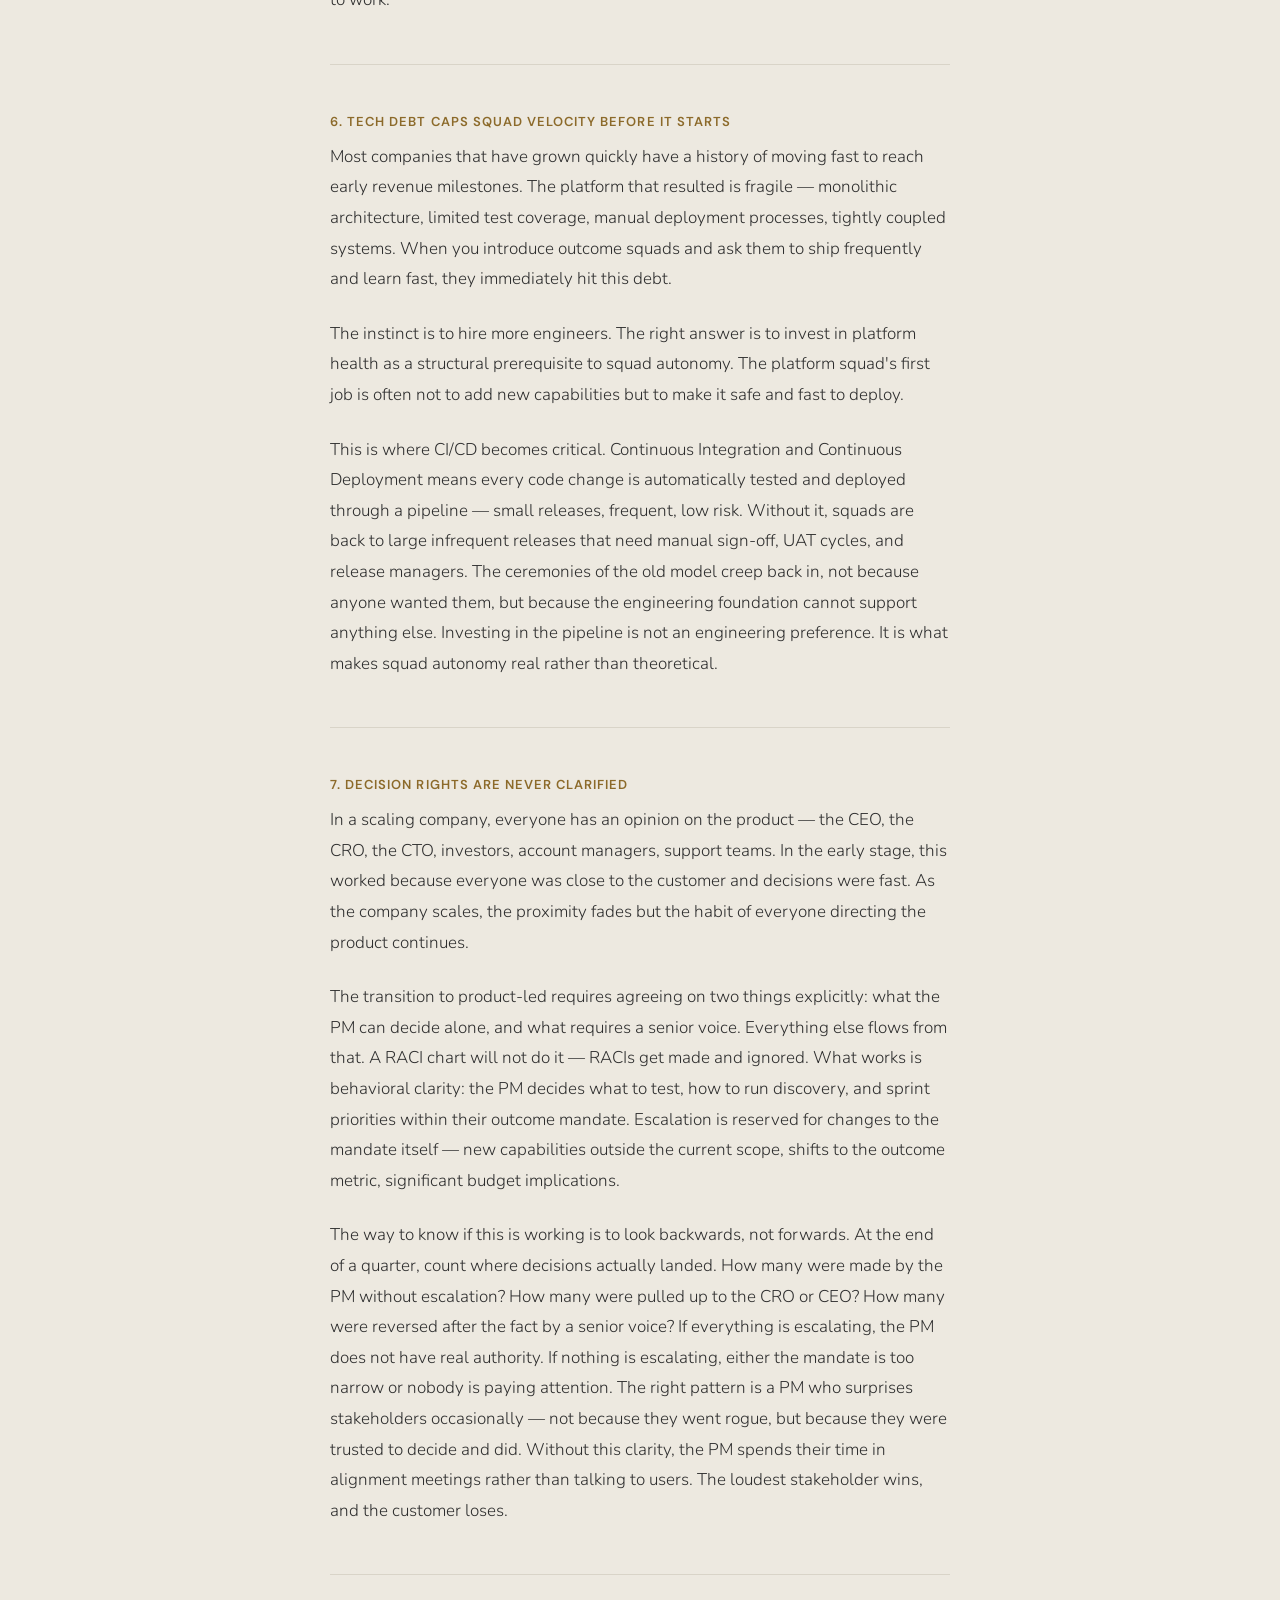
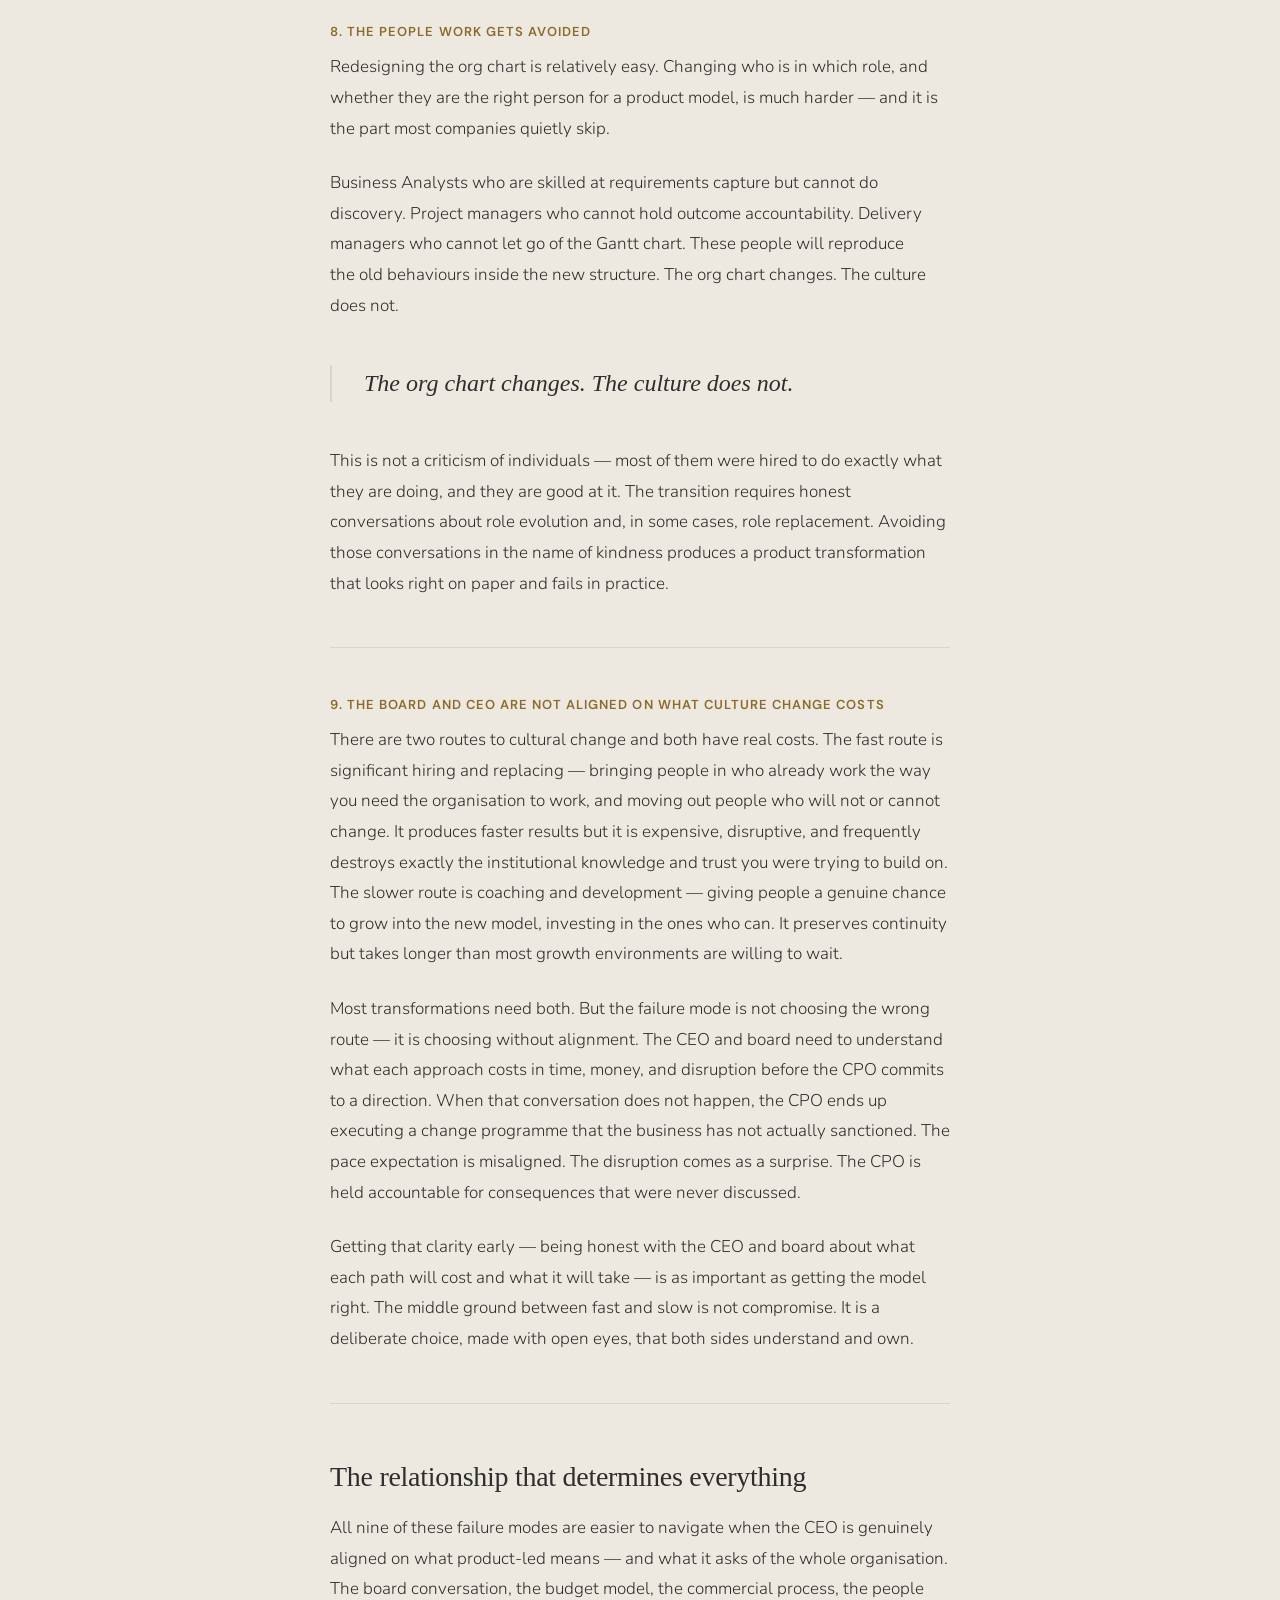
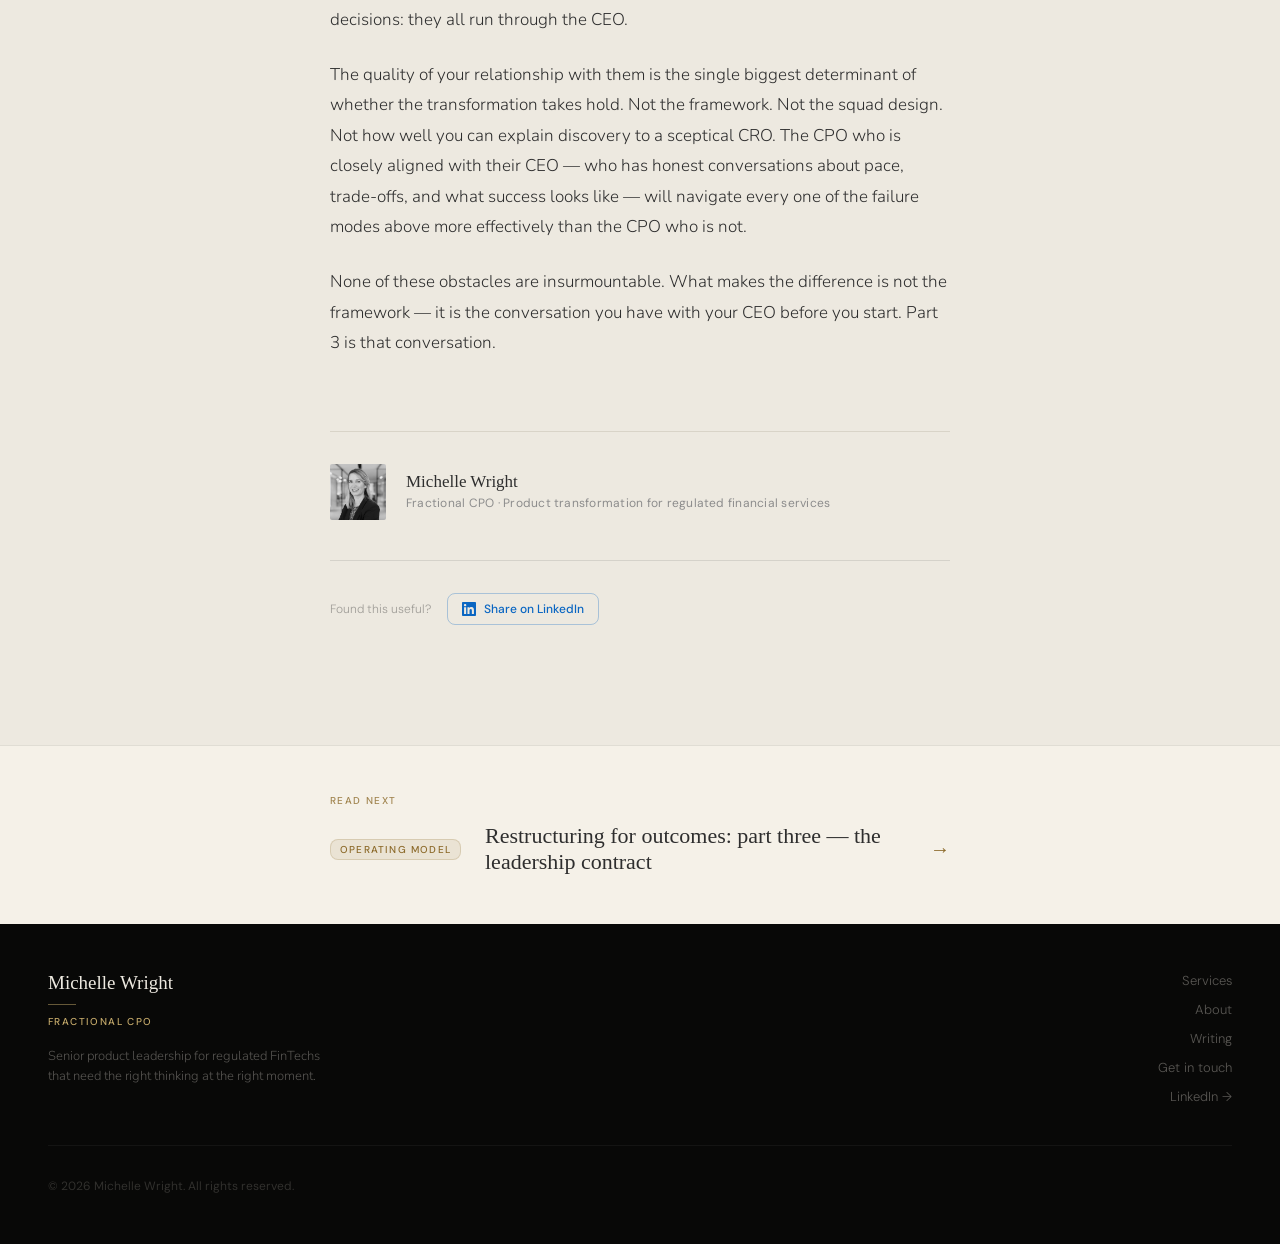
<file: writing/restructuring-outcomes-part-2.html>
<!DOCTYPE html>
<html lang="en">
<head>
<!-- Google tag (gtag.js) --><script async src="https://www.googletagmanager.com/gtag/js?id=G-QFN6VKW2MQ"></script>
<script>
  window.dataLayer = window.dataLayer || [];
  function gtag(){dataLayer.push(arguments);}
  gtag('js', new Date());
  gtag('config', 'G-QFN6VKW2MQ');
</script>
<meta charset="utf-8">
<meta name="viewport" content="width=device-width, initial-scale=1">
<title>Restructuring for outcomes: part two — when the road gets rough — Michelle Wright</title>
<link href="https://fonts.googleapis.com/css2?family=Nunito:ital,wght@0,300;0,400;0,500;1,300;1,400&family=DM+Sans:wght@400;500&display=swap" rel="stylesheet">
<style>
  *, *::before, *::after { box-sizing: border-box; margin: 0; }

  body {
    background: #EDE9E0;
    color: #2E2E2E;
    font-family: 'Nunito', sans-serif;
    font-weight: 300;
    -webkit-font-smoothing: antialiased;
    text-rendering: optimizeLegibility;
    position: relative;
  }

  body::before {
    content: '';
    position: absolute;
    top: 0; left: 0; right: 0;
    height: 300px;
    background: linear-gradient(to bottom, rgba(12,12,11,0.3) 0%, transparent 100%);
    pointer-events: none;
    z-index: 0;
  }

  .site-header, .header-link, .meta-tag, .meta-date, .article-body h3,
  .function-block h3, .byline-role, .footer-copy, .footer-cta,
  .article-lead-sub, .pull-stat-label, .wordmark-sub {
    font-family: 'DM Sans', sans-serif;
    font-weight: 400;
  }

  .site-header {
    position: sticky; top: 0; z-index: 100;
    padding: 20px 48px;
    border-bottom: 1px solid rgba(237,233,224,0.06);
    display: flex;
    align-items: center;
    justify-content: space-between;
    background: rgba(12,12,11,0.88);
    backdrop-filter: blur(16px);
  }
  .wordmark {
    font-family: Baskerville, 'Baskerville Old Face', Georgia, serif;
    font-size: 17px;
    color: #EDE9E0;
    letter-spacing: -0.01em;
    text-decoration: none;
  }
  .wordmark-sub {
    font-size: 10px; font-weight: 500; letter-spacing: 0.14em;
    text-transform: uppercase; color: #C4A96A; margin-top: 3px;
  }
  .header-link {
    font-size: 13px; color: rgba(237,233,224,0.6);
    text-decoration: none; letter-spacing: 0.02em; transition: color 150ms;
  }
  .header-link:hover { color: #EDE9E0; }
  .nav-cta {
    font-family: 'DM Sans', sans-serif; font-size: 13px; font-weight: 500;
    background: #C4A96A; color: #0C0C0B; padding: 9px 18px;
    border-radius: 8px; text-decoration: none; transition: opacity 150ms;
  }
  .nav-cta:hover { opacity: 0.85; }

  .article-wrap {
    max-width: 700px; margin: 0 auto;
    padding: 80px 40px 120px; position: relative; z-index: 1;
  }

  .article-meta { display: flex; align-items: center; gap: 16px; margin-bottom: 48px; }
  .meta-tag {
    font-size: 10px; font-weight: 500; letter-spacing: 0.14em;
    text-transform: uppercase; color: #8C6A2A;
    background: rgba(140,106,42,0.1); border: 1px solid rgba(140,106,42,0.2);
    padding: 4px 10px; border-radius: 8px;
  }
  .meta-date { font-size: 12px; color: #8C8C8C; }
  .meta-read { font-family: 'DM Sans', sans-serif; font-size: 12px; color: #8C8C8C; }

  h1.article-title {
    font-family: Baskerville, 'Baskerville Old Face', Georgia, serif;
    font-size: 48px; font-weight: 400; line-height: 1.08;
    letter-spacing: -0.02em; color: #2E2E2E; margin-bottom: 32px; text-wrap: pretty;
  }

  .article-lead {
    font-size: 20px; font-weight: 300; line-height: 1.6;
    font-family: 'Nunito', sans-serif; color: #2E2E2E; margin-bottom: 20px; text-wrap: pretty;
  }
  .article-lead-sub {
    font-size: 16px; line-height: 1.65; color: #8C8C8C; margin-bottom: 48px; font-style: italic;
  }

  .rule { border: none; border-top: 1px solid #D9D4C8; margin: 48px 0; }
  .rule-olive { border: none; border-top: 2px solid #8C6A2A; width: 40px; margin: 48px 0; opacity: 0.6; }

  .article-body p {
    font-size: 17px; font-weight: 300; line-height: 1.8;
    color: #2E2E2E; margin-bottom: 24px; text-wrap: pretty;
  }
  .article-body h2 {
    font-family: Baskerville, 'Baskerville Old Face', Georgia, serif;
    font-size: 28px; font-weight: 400; line-height: 1.2; color: #2E2E2E;
    margin: 56px 0 20px; letter-spacing: -0.01em; text-wrap: pretty;
  }
  .article-body h3 {
    font-size: 13px; font-weight: 600; letter-spacing: 0.08em;
    text-transform: uppercase; color: #8C6A2A; margin: 40px 0 12px;
  }

  .pull-stat { border-left: 2px solid #5B6335; padding: 4px 0 4px 24px; margin: 36px 0; }
  .pull-stat-num {
    font-family: Baskerville, 'Baskerville Old Face', Georgia, serif;
    font-size: 40px; color: #2E2E2E; line-height: 1; margin-bottom: 6px;
  }
  .pull-stat-label { font-size: 14px; color: #8C8C8C; line-height: 1.5; }

  .pullquote {
    font-family: Baskerville, 'Baskerville Old Face', Georgia, serif;
    font-size: 24px; font-style: italic; line-height: 1.55; color: #2E2E2E;
    padding: 0 0 0 32px; border-left: 2px solid #D9D4C8; margin: 44px 0; text-wrap: pretty;
  }

  .function-block {
    background: rgba(140,106,42,0.06); border-top: 2px solid #5B6335;
    padding: 28px 32px; margin: 12px 0;
  }
  .function-block h3 {
    font-size: 12px; font-weight: 600; letter-spacing: 0.1em;
    text-transform: uppercase; color: #8C6A2A; margin: 0 0 10px;
  }
  .function-block p { font-size: 15px; font-weight: 300; line-height: 1.7; color: #2E2E2E; margin: 0; text-wrap: pretty; }
  .function-block p + p { margin-top: 12px; }

  .byline {
    margin-top: 72px; padding-top: 32px; border-top: 1px solid #D9D4C8;
    display: flex; gap: 20px; align-items: center;
  }
  .byline-avatar { width: 56px; height: 56px; border-radius: 2px; overflow: hidden; flex-shrink: 0; }
  .byline-avatar img {
    width: 100%; height: 100%; object-fit: cover; object-position: center top;
    filter: grayscale(100%) contrast(1.05) brightness(0.95);
  }
  .byline-name { font-family: Baskerville, 'Baskerville Old Face', Georgia, serif; font-size: 17px; color: #2E2E2E; margin-bottom: 3px; }
  .byline-role { font-size: 12px; color: #8C8C8C; letter-spacing: 0.02em; }

  .article-share { margin-top: 40px; padding-top: 32px; border-top: 1px solid rgba(46,46,46,0.12); display: flex; align-items: center; gap: 16px; }
  .share-label { font-family: 'DM Sans', sans-serif; font-size: 12px; color: rgba(46,46,46,0.4); }
  .share-btn { display: inline-flex; align-items: center; gap: 8px; font-family: 'DM Sans', sans-serif; font-size: 12px; font-weight: 500; color: #0A66C2; text-decoration: none; border: 1px solid rgba(10,102,194,0.3); padding: 7px 14px; border-radius: 8px; transition: all 150ms; }
  .share-btn:hover { background: rgba(10,102,194,0.07); }

  .next-article { background: #F5F1E8; border-top: 1px solid rgba(46,46,46,0.1); }
  .next-inner { max-width: 700px; margin: 0 auto; padding: 48px 40px; }
  .next-label { font-family: 'DM Sans', sans-serif; font-size: 10px; font-weight: 500; letter-spacing: 0.14em; text-transform: uppercase; color: #8C6A2A; margin-bottom: 16px; opacity: 0.8; }
  .next-link { display: flex; align-items: center; gap: 24px; text-decoration: none; }
  .next-tag { font-family: 'DM Sans', sans-serif; font-size: 10px; font-weight: 500; letter-spacing: 0.12em; text-transform: uppercase; color: #8C6A2A; background: rgba(140,106,42,0.1); border: 1px solid rgba(140,106,42,0.2); padding: 3px 9px; border-radius: 8px; white-space: nowrap; flex-shrink: 0; }
  .next-title { font-family: Baskerville, 'Baskerville Old Face', Georgia, serif; font-size: 22px; font-weight: 400; line-height: 1.2; color: #2E2E2E; flex: 1; transition: color 200ms; }
  .next-arrow { font-size: 20px; color: #8C6A2A; flex-shrink: 0; transition: transform 150ms; }
  .next-link:hover .next-title { color: #8C6A2A; }
  .next-link:hover .next-arrow { transform: translateX(4px); }

  .site-footer { display: block; padding: 48px; background: #080807; }
  .footer-top { display: flex; justify-content: space-between; align-items: flex-start; margin-bottom: 40px; }
  .footer-wordmark { font-family: Baskerville, 'Baskerville Old Face', Georgia, serif; font-size: 19px; color: #EDE9E0; }
  .footer-mark { width: 28px; height: 1px; background: #C4A96A; margin: 10px 0; opacity: 0.5; }
  .footer-role { font-family: 'DM Sans', sans-serif; font-size: 10px; font-weight: 500; letter-spacing: 0.14em; text-transform: uppercase; color: #C4A96A; }
  .footer-tagline { font-size: 13px; font-weight: 300; color: rgba(237,233,224,0.35); max-width: 280px; line-height: 1.6; margin-top: 18px; }
  .footer-nav { display: flex; flex-direction: column; gap: 12px; align-items: flex-end; }
  .footer-nav a { font-family: 'DM Sans', sans-serif; font-size: 13px; color: rgba(237,233,224,0.35); text-decoration: none; transition: color 150ms; }
  .footer-nav a:hover { color: #EDE9E0; }
  .footer-divider { border: none; border-top: 1px solid rgba(237,233,224,0.05); margin: 0 0 28px; }
  .footer-copy { font-family: 'DM Sans', sans-serif; font-size: 12px; color: rgba(237,233,224,0.18); }

  .progress-bar { position: fixed; top: 0; left: 0; height: 2px; background: #C4A96A; width: 0%; z-index: 200; transition: width 80ms linear; pointer-events: none; }
  .article-back { margin-bottom: 28px; }
  .back-link { font-family: 'DM Sans', sans-serif; font-size: 12px; font-weight: 500; letter-spacing: 0.04em; color: rgba(46,46,46,0.4); text-decoration: none; transition: color 150ms; }
  .back-link:hover { color: #8C6A2A; }

  .burger { display: none; flex-direction: column; justify-content: center; align-items: center; gap: 5px; width: 36px; height: 36px; background: none; border: none; cursor: pointer; padding: 4px; position: relative; z-index: 101; }
  .burger span { display: block; width: 22px; height: 1.5px; background: #EDE9E0; border-radius: 2px; transition: all 250ms ease; }
  .burger.open span:nth-child(1) { transform: translateY(6.5px) rotate(45deg); }
  .burger.open span:nth-child(2) { opacity: 0; }
  .burger.open span:nth-child(3) { transform: translateY(-6.5px) rotate(-45deg); }
  .mobile-menu { display: none; position: fixed; inset: 0; z-index: 99; background: rgba(12,12,11,0.97); backdrop-filter: blur(16px); flex-direction: column; align-items: center; justify-content: center; gap: 32px; }
  .mobile-menu.open { display: flex; }
  .mobile-menu a { font-family: 'DM Sans', sans-serif; font-size: 22px; font-weight: 400; color: rgba(237,233,224,0.6); text-decoration: none; transition: color 150ms; }
  .mobile-menu a:hover { color: #EDE9E0; }
  .mobile-menu .mobile-cta { font-size: 16px; font-weight: 500; background: #C4A96A; color: #0C0C0B; padding: 14px 36px; border-radius: 8px; margin-top: 8px; }

  @media (max-width: 768px) {
    .site-header { padding: 16px 24px; }
    .site-header nav { display: none !important; }
    .burger { display: flex; }
    .article-wrap { padding: 48px 24px 80px; }
    h1.article-title { font-size: 34px; }
    .article-lead { font-size: 18px; }
    .pullquote { font-size: 20px; padding-left: 20px; }
    .pull-stat-num { font-size: 32px; }
    .function-block { padding: 20px 20px; }
    .site-footer { padding: 32px 24px; }
    .footer-top { flex-direction: column; gap: 32px; }
    .footer-nav { align-items: flex-start; flex-direction: row; flex-wrap: wrap; gap: 16px; }
    .next-inner { padding: 36px 24px; }
    .next-link { flex-direction: column; align-items: flex-start; gap: 12px; }
    .next-title { font-size: 18px; }
  }
</style>
</head>
<body>

<div class="progress-bar" id="progress-bar"></div>

<header class="site-header">
  <div>
    <a href="../index.html" class="wordmark">Michelle Wright</a>
    <div class="wordmark-sub">Fractional CPO</div>
  </div>
  <nav style="display:flex;gap:28px;align-items:center;">
    <a href="../index.html#services" class="header-link">Services</a>
    <a href="../index.html#about" class="header-link">About</a>
    <a href="index.html" class="header-link">Writing</a>
    <a href="../contact.html" class="nav-cta">Get in touch</a>
  </nav>
  <button class="burger" id="burger" aria-label="Open menu"><span></span><span></span><span></span></button>
</header>
<div class="mobile-menu" id="mobile-menu">
  <a href="../index.html#services">Services</a>
  <a href="../index.html#about">About</a>
  <a href="index.html">Writing</a>
  <a href="../contact.html" class="mobile-cta">Get in touch</a>
</div>

<main class="article-wrap">

  <div class="article-back"><a href="index.html" class="back-link">← All articles</a></div>

  <div class="article-meta">
    <span class="meta-tag">Operating Model</span>
    <span class="meta-date">February 2026</span>
    <span class="meta-read">8 min read</span>
  </div>

  <h1 class="article-title">Restructuring for outcomes: part two — when the road gets rough</h1>

  <p class="article-lead">Part one covered the model — what the structure should look like and why. This part is about what gets in the way.</p>
  <p class="article-lead-sub">Part two of three: nine failure modes that appear in almost every product transformation.</p>

  <hr class="rule-olive">

  <div class="article-body">

<p>The failure modes below are not theoretical. They appear in almost every product transformation, in variations of the same pattern. Knowing the model is not enough if you do not know where it breaks.</p>

<p>The model has three layers. Revenue squads at the top, owning results and running continuously. Platform and data squads beneath, serving the revenue squads. A thin champion layer that navigates institutional complexity without creating dependencies.</p>

<p>If you have done that work — named your outcomes, identified who owns what, mapped the dependencies — you have the foundation. What follows assumes you have, and covers what gets in the way even when you are trying to do this right.</p>

<hr class="rule">

<h3>1. Investor pressure creates feature factories</h3>

<p>PE and VC-backed companies operate under quarterly board reporting cycles. The pull is always toward showing tangible progress — features shipped, integrations launched, roadmap milestones hit. This is the opposite of what outcome-led squads need to do, which is to run experiments, learn, and sometimes stop building things that are not working.</p>

<p>The result is that roadmaps get shaped by what looks impressive in a board deck rather than what moves a user outcome. Squads feel pressure to ship constantly. Discovery gets squeezed. The product team becomes a delivery function with good branding.</p>

<p>The CPO's job is to translate outcome metrics into investor language — and to hold the line when the board asks for features rather than results. This requires building a measurement framework that shows outcomes moving, not just velocity. "We reduced time-to-approval by 23%" is a board metric. "We shipped four features in Q2" is not.</p>

<hr class="rule">

<h3>2. Commercial commitments create a shadow backlog</h3>

<p>In B2B fintech, the sales team closes deals on promises. "Yes, we can build that" lands the contract — and with it, real revenue. Those commitments then arrive in the product team's lap as urgent priorities with customer names and contract values attached. The stakes make them almost impossible to deprioritise. Pushing back feels like threatening the deal. Saying yes means disrupting every squad working on something else. The product team learns quickly that the real backlog lives in the CRM, not the product tool — and that whoever controls the CRM controls the roadmap.</p>

<blockquote class="pullquote">The real backlog lives in the CRM, not the product tool — and whoever controls the CRM controls the roadmap.</blockquote>

<p>This is one of the hardest patterns to break because it requires the CRO and CPO to agree on a joint process before it becomes a crisis. The fix is a commercial input process: sales can surface customer needs, but the PM decides whether and how to address them. A committed product roadmap with a clear intake process for commercial requests — rather than a free-for-all — protects squad focus without shutting out market intelligence.</p>

<hr class="rule">

<h3>3. Compliance is treated as a gate, not a design input</h3>

<p>Fintech teams routinely build first and get compliance approval second. The result is rework, delayed releases, and a compliance team that is chronically reactive and chronically blamed. In regulated financial services, this pattern is particularly damaging because the compliance requirements are not edge cases — they are fundamental to what the product can and cannot do.</p>

<p>The fix is to treat compliance as a first-class voice in discovery, not a final checkpoint before launch. The governance and compliance navigator in the champion layer is not there to review finished work. They are there to inform the squad's constraints before a line of code is written. A product that is designed with regulatory requirements built in from the start ships faster and fails less often than one that retrofits compliance after the fact.</p>

<hr class="rule">

<h3>4. Agile is confused with product-led</h3>

<p>Many fintechs went through an agile transformation three to five years ago. They have Jira, two-week sprints, daily standups, and retrospectives. They believe they are already product-led because they are agile.</p>

<p>Agile is a delivery methodology. Product-led is a philosophy about how decisions are made and who owns outcomes. You can run perfect sprints and still be a feature factory. The ceremonies are not the culture. The question is not "are we doing agile?" but "who decides what we build and based on what evidence?" If the answer is "whoever has the most seniority in the room," the agile ceremonies are decorative.</p>

<p>The agile delivery manager role is where this confusion becomes most visible. In theory, the delivery manager exists to remove blockers and keep the team moving. In practice, they often become a coordination layer between the people who have the knowledge and the people who have made the decisions — which is precisely the handoff structure that product-led is trying to eliminate. Marty Cagan has been consistently critical of this role, and for good reason: when a team needs a delivery manager to function, it is usually a sign that the PM does not own the outcome and the engineering lead does not own the delivery. The delivery manager is filling a gap that should not exist.</p>

<p>In a genuinely empowered team, the PM owns what gets built and why. The engineering lead owns how and when. The team self-organises around that. There is no coordination role because there is nothing to coordinate between — the knowledge and the decision-making authority sit with the same people. If you have delivery managers whose primary job is to run the ceremonies and manage the process, you have built a team that is agile in method and waterfall in trust.</p>

<blockquote class="pullquote">You have built a team that is agile in method and waterfall in trust.</blockquote>

<hr class="rule">

<h3>5. Data infrastructure is treated as a later problem</h3>

<p>Scaling fintechs frequently defer investment in data infrastructure. When outcome-led squads stand up, the first thing every PM discovers is that they cannot measure whether their outcome metric is moving, because the data does not exist or is not reliable.</p>

<p>This problem has two layers, and both need fixing.</p>

<p>The first is product instrumentation — feature usage, where users drop off, session behaviour, CSAT, NPS. If the tracking was never built in, the PM is flying blind on whether the product is actually being used the way it was intended. This is fixable with investment in analytics tooling and engineering time, but it requires someone to prioritise it before the squad needs it, not after.</p>

<p>The second is operational and business data — and in fintech, this is usually the harder problem. The outcome metric for a revenue squad might be "reduce time-to-decision on loan applications" or "increase straight-through processing rate." That data sits in core banking systems, CRMs, and operational ledgers that were never designed to be queried in real time. It is fragmented across systems with no reliable join. Leadership is often genuinely surprised: "surely we have that data?" The answer is frequently: the data exists somewhere, but not in a form anyone can act on.</p>

<p>This creates a choice between paralysis (refusing to commit to outcomes until data is ready) and false precision (using proxy metrics that do not actually reflect the outcome). Neither is good. The data and analytics squad needs to be standing up at the same time as the outcome squads, not six months later. Instrumentation and measurement are not a phase two activity. They are a prerequisite for the model to work.</p>

<hr class="rule">

<h3>6. Tech debt caps squad velocity before it starts</h3>

<p>Most companies that have grown quickly have a history of moving fast to reach early revenue milestones. The platform that resulted is fragile — monolithic architecture, limited test coverage, manual deployment processes, tightly coupled systems. When you introduce outcome squads and ask them to ship frequently and learn fast, they immediately hit this debt.</p>

<p>The instinct is to hire more engineers. The right answer is to invest in platform health as a structural prerequisite to squad autonomy. The platform squad's first job is often not to add new capabilities but to make it safe and fast to deploy.</p>

<p>This is where CI/CD becomes critical. Continuous Integration and Continuous Deployment means every code change is automatically tested and deployed through a pipeline — small releases, frequent, low risk. Without it, squads are back to large infrequent releases that need manual sign-off, UAT cycles, and release managers. The ceremonies of the old model creep back in, not because anyone wanted them, but because the engineering foundation cannot support anything else. Investing in the pipeline is not an engineering preference. It is what makes squad autonomy real rather than theoretical.</p>

<hr class="rule">

<h3>7. Decision rights are never clarified</h3>

<p>In a scaling company, everyone has an opinion on the product — the CEO, the CRO, the CTO, investors, account managers, support teams. In the early stage, this worked because everyone was close to the customer and decisions were fast. As the company scales, the proximity fades but the habit of everyone directing the product continues.</p>

<p>The transition to product-led requires agreeing on two things explicitly: what the PM can decide alone, and what requires a senior voice. Everything else flows from that. A RACI chart will not do it — RACIs get made and ignored. What works is behavioral clarity: the PM decides what to test, how to run discovery, and sprint priorities within their outcome mandate. Escalation is reserved for changes to the mandate itself — new capabilities outside the current scope, shifts to the outcome metric, significant budget implications.</p>

<p>The way to know if this is working is to look backwards, not forwards. At the end of a quarter, count where decisions actually landed. How many were made by the PM without escalation? How many were pulled up to the CRO or CEO? How many were reversed after the fact by a senior voice? If everything is escalating, the PM does not have real authority. If nothing is escalating, either the mandate is too narrow or nobody is paying attention. The right pattern is a PM who surprises stakeholders occasionally — not because they went rogue, but because they were trusted to decide and did. Without this clarity, the PM spends their time in alignment meetings rather than talking to users. The loudest stakeholder wins, and the customer loses.</p>

<hr class="rule">

<h3>8. The people work gets avoided</h3>

<p>Redesigning the org chart is relatively easy. Changing who is in which role, and whether they are the right person for a product model, is much harder — and it is the part most companies quietly skip.</p>

<p>Business Analysts who are skilled at requirements capture but cannot do discovery. Project managers who cannot hold outcome accountability. Delivery managers who cannot let go of the Gantt chart. These people will reproduce the old behaviours inside the new structure. The org chart changes. The culture does not.</p>

<blockquote class="pullquote">The org chart changes. The culture does not.</blockquote>

<p>This is not a criticism of individuals — most of them were hired to do exactly what they are doing, and they are good at it. The transition requires honest conversations about role evolution and, in some cases, role replacement. Avoiding those conversations in the name of kindness produces a product transformation that looks right on paper and fails in practice.</p>

<hr class="rule">

<h3>9. The board and CEO are not aligned on what culture change costs</h3>

<p>There are two routes to cultural change and both have real costs. The fast route is significant hiring and replacing — bringing people in who already work the way you need the organisation to work, and moving out people who will not or cannot change. It produces faster results but it is expensive, disruptive, and frequently destroys exactly the institutional knowledge and trust you were trying to build on. The slower route is coaching and development — giving people a genuine chance to grow into the new model, investing in the ones who can. It preserves continuity but takes longer than most growth environments are willing to wait.</p>

<p>Most transformations need both. But the failure mode is not choosing the wrong route — it is choosing without alignment. The CEO and board need to understand what each approach costs in time, money, and disruption before the CPO commits to a direction. When that conversation does not happen, the CPO ends up executing a change programme that the business has not actually sanctioned. The pace expectation is misaligned. The disruption comes as a surprise. The CPO is held accountable for consequences that were never discussed.</p>

<p>Getting that clarity early — being honest with the CEO and board about what each path will cost and what it will take — is as important as getting the model right. The middle ground between fast and slow is not compromise. It is a deliberate choice, made with open eyes, that both sides understand and own.</p>

<hr class="rule">

<h2>The relationship that determines everything</h2>

<p>All nine of these failure modes are easier to navigate when the CEO is genuinely aligned on what product-led means — and what it asks of the whole organisation. The board conversation, the budget model, the commercial process, the people decisions: they all run through the CEO.</p>

<p>The quality of your relationship with them is the single biggest determinant of whether the transformation takes hold. Not the framework. Not the squad design. Not how well you can explain discovery to a sceptical CRO. The CPO who is closely aligned with their CEO — who has honest conversations about pace, trade-offs, and what success looks like — will navigate every one of the failure modes above more effectively than the CPO who is not.</p>

<p>None of these obstacles are insurmountable. What makes the difference is not the framework — it is the conversation you have with your CEO before you start. Part 3 is that conversation.</p>


  </div>

  <div class="byline">
    <div class="byline-avatar">
      <img src="../uploads/linked in photo.jpeg" alt="Michelle Wright">
    </div>
    <div>
      <div class="byline-name">Michelle Wright</div>
      <div class="byline-role">Fractional CPO · Product transformation for regulated financial services</div>
    </div>
  </div>

  <div class="article-share">
    <span class="share-label">Found this useful?</span>
    <a href="https://www.linkedin.com/sharing/share-offsite/?url=https://michellewright.me/writing/restructuring-outcomes-part-2.html" target="_blank" class="share-btn">
      <svg width="14" height="14" viewBox="0 0 24 24" fill="currentColor"><path d="M20.447 20.452h-3.554v-5.569c0-1.328-.027-3.037-1.852-3.037-1.853 0-2.136 1.445-2.136 2.939v5.667H9.351V9h3.414v1.561h.046c.477-.9 1.637-1.85 3.37-1.85 3.601 0 4.267 2.37 4.267 5.455v6.286zM5.337 7.433c-1.144 0-2.063-.926-2.063-2.065 0-1.138.92-2.063 2.063-2.063 1.14 0 2.064.925 2.064 2.063 0 1.139-.925 2.065-2.064 2.065zm1.782 13.019H3.555V9h3.564v11.452zM22.225 0H1.771C.792 0 0 .774 0 1.729v20.542C0 23.227.792 24 1.771 24h20.451C23.2 24 24 23.227 24 22.271V1.729C24 .774 23.2 0 22.222 0h.003z"/></svg>
      Share on LinkedIn
    </a>
  </div>

</main>

<div class="next-article">
  <div class="next-inner">
    <div class="next-label">Read next</div>
    <a href="restructuring-outcomes-part-3.html" class="next-link">
      <span class="next-tag">Operating Model</span>
      <span class="next-title">Restructuring for outcomes: part three — the leadership contract</span>
      <span class="next-arrow">→</span>
    </a>
  </div>
</div>

<footer class="site-footer">
  <div class="footer-top">
    <div>
      <div class="footer-wordmark">Michelle Wright</div>
      <div class="footer-mark"></div>
      <div class="footer-role">Fractional CPO</div>
      <div class="footer-tagline">Senior product leadership for regulated FinTechs that need the right thinking at the right moment.</div>
    </div>
    <nav class="footer-nav">
      <a href="../index.html#services">Services</a>
      <a href="../index.html#about">About</a>
      <a href="index.html">Writing</a>
      <a href="../contact.html">Get in touch</a>
      <a href="https://www.linkedin.com/in/michellereimanwright/" target="_blank">LinkedIn →</a>
    </nav>
  </div>
  <hr class="footer-divider">
  <div class="footer-bottom">
    <span class="footer-copy">© 2026 Michelle Wright. All rights reserved.</span>
  </div>
</footer>

<script>
const burger = document.getElementById('burger');
const mobileMenu = document.getElementById('mobile-menu');
burger.addEventListener('click', () => {
  burger.classList.toggle('open');
  mobileMenu.classList.toggle('open');
  document.body.style.overflow = mobileMenu.classList.contains('open') ? 'hidden' : '';
});
mobileMenu.querySelectorAll('a').forEach(a => {
  a.addEventListener('click', () => {
    burger.classList.remove('open');
    mobileMenu.classList.remove('open');
    document.body.style.overflow = '';
  });
});
const progressBar = document.getElementById('progress-bar');
window.addEventListener('scroll', () => {
  const pct = window.scrollY / (document.documentElement.scrollHeight - window.innerHeight) * 100;
  progressBar.style.width = pct + '%';
}, { passive: true });
</script>
</body>
</html>
</file>
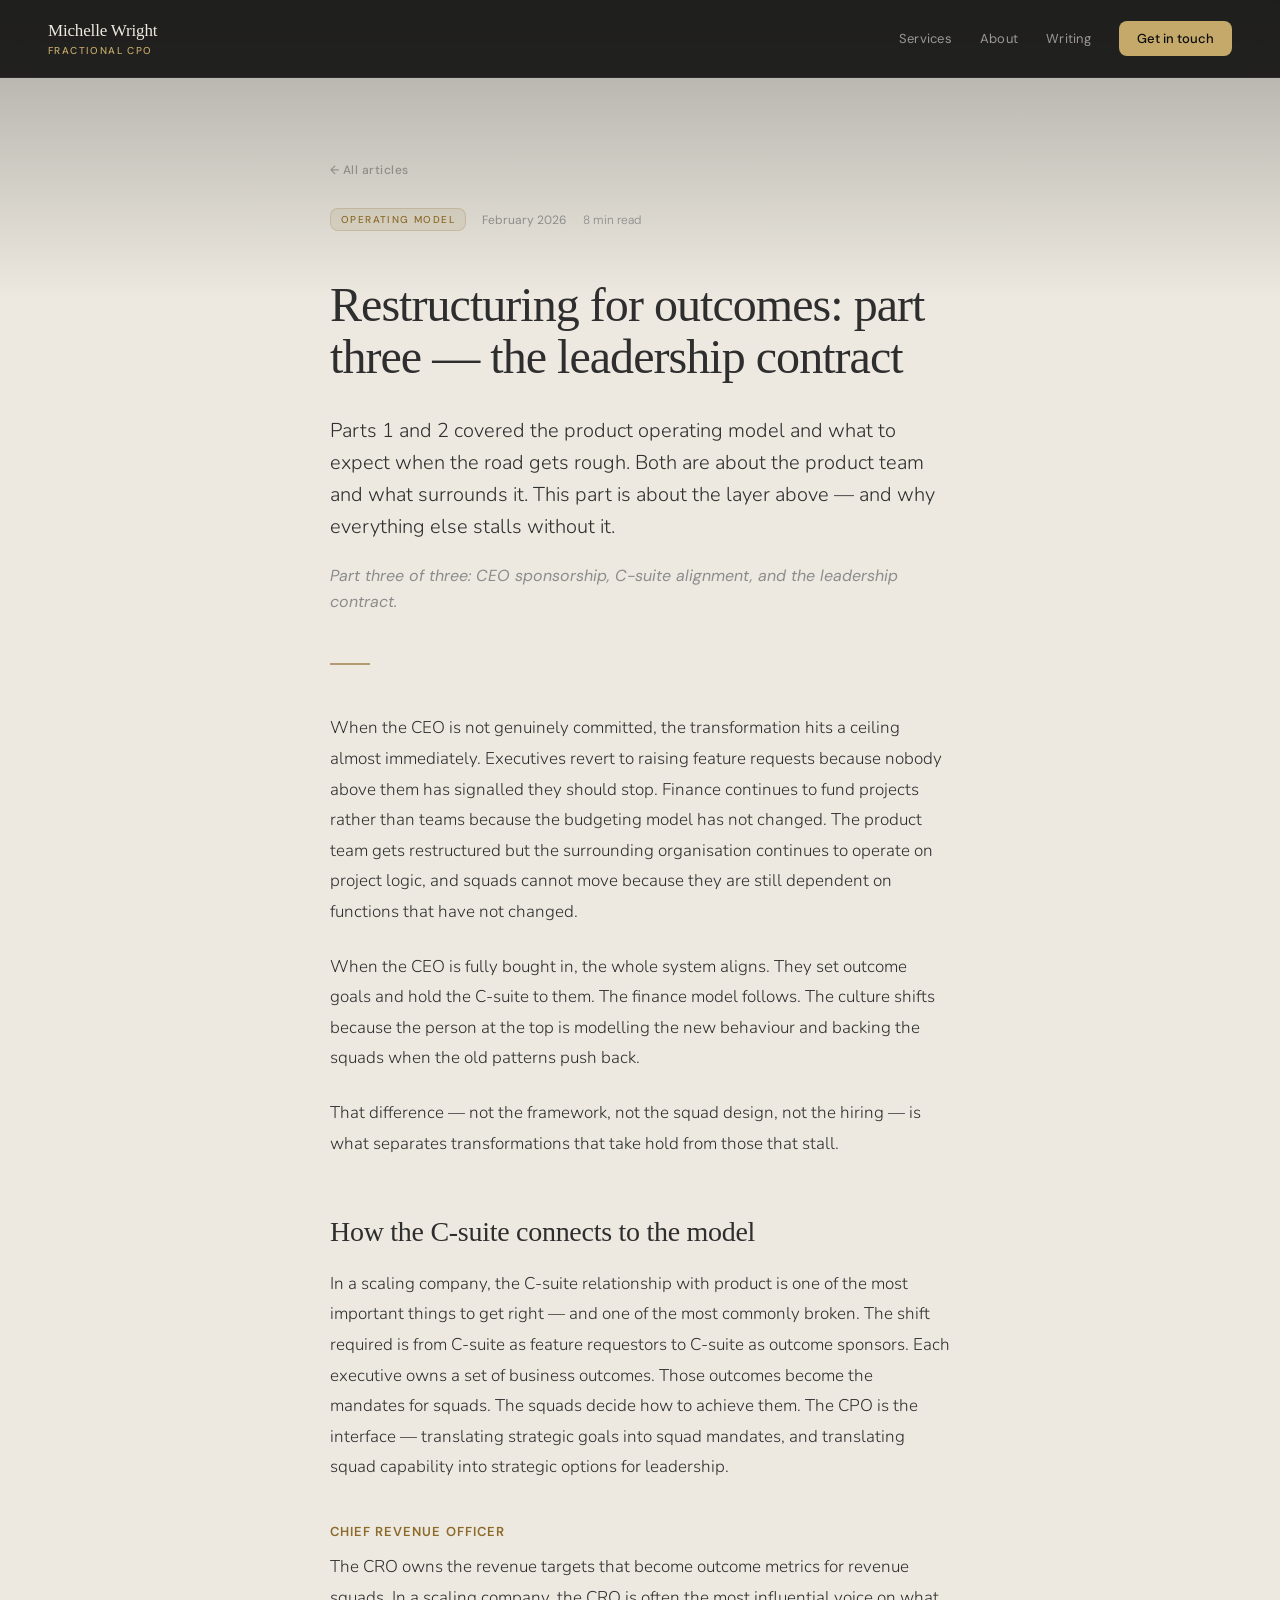
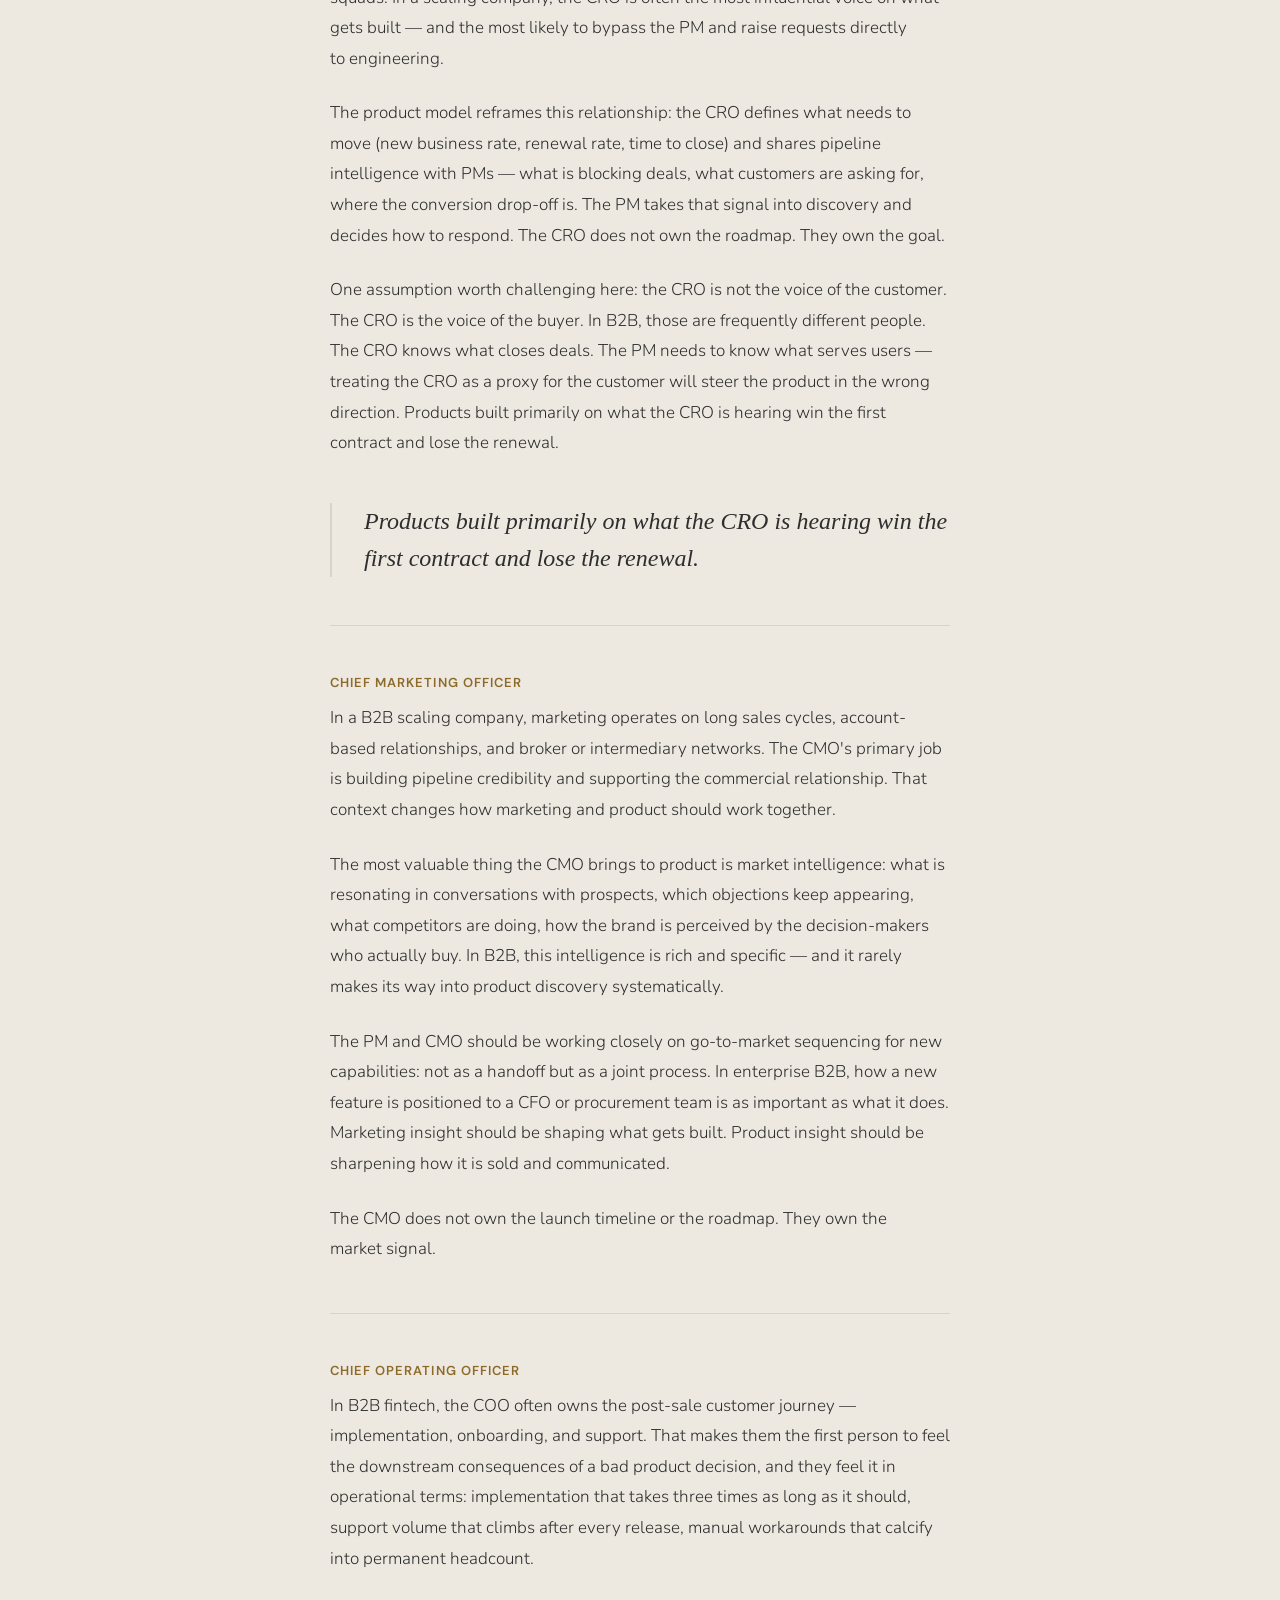
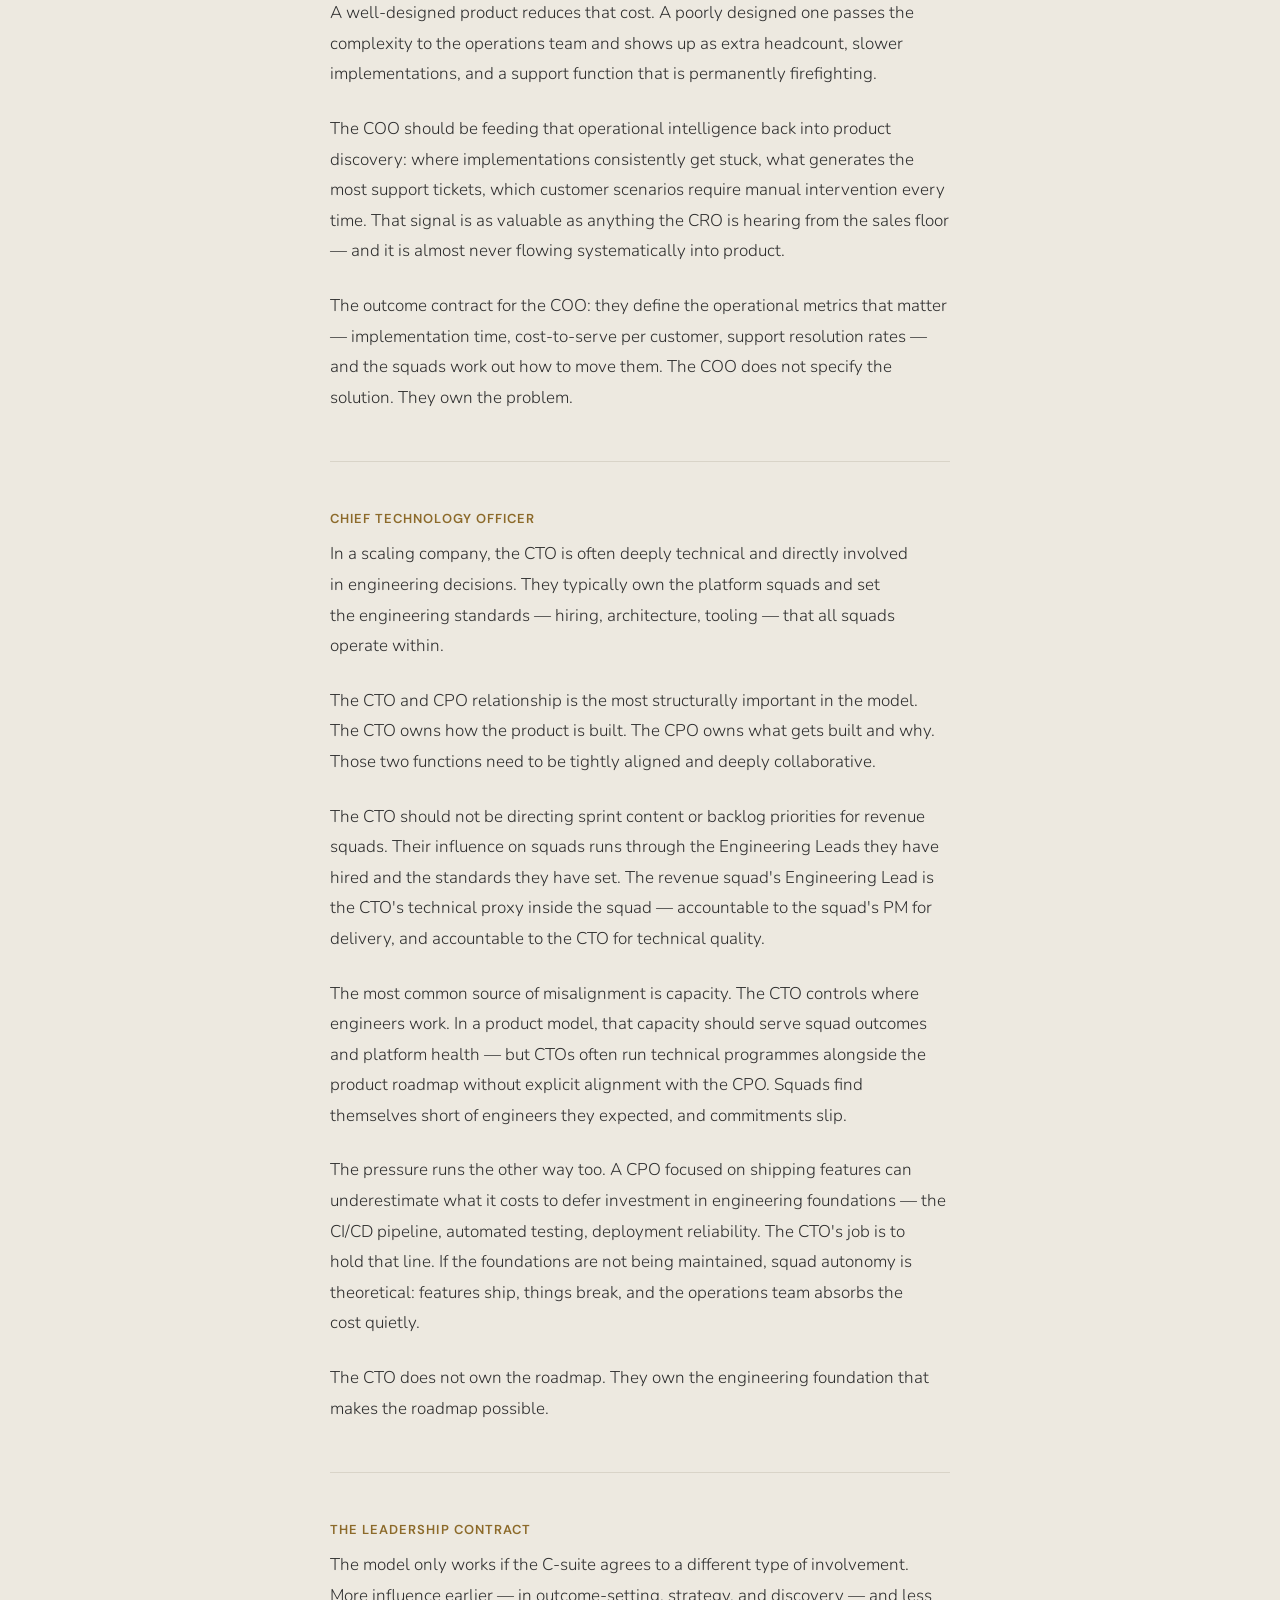
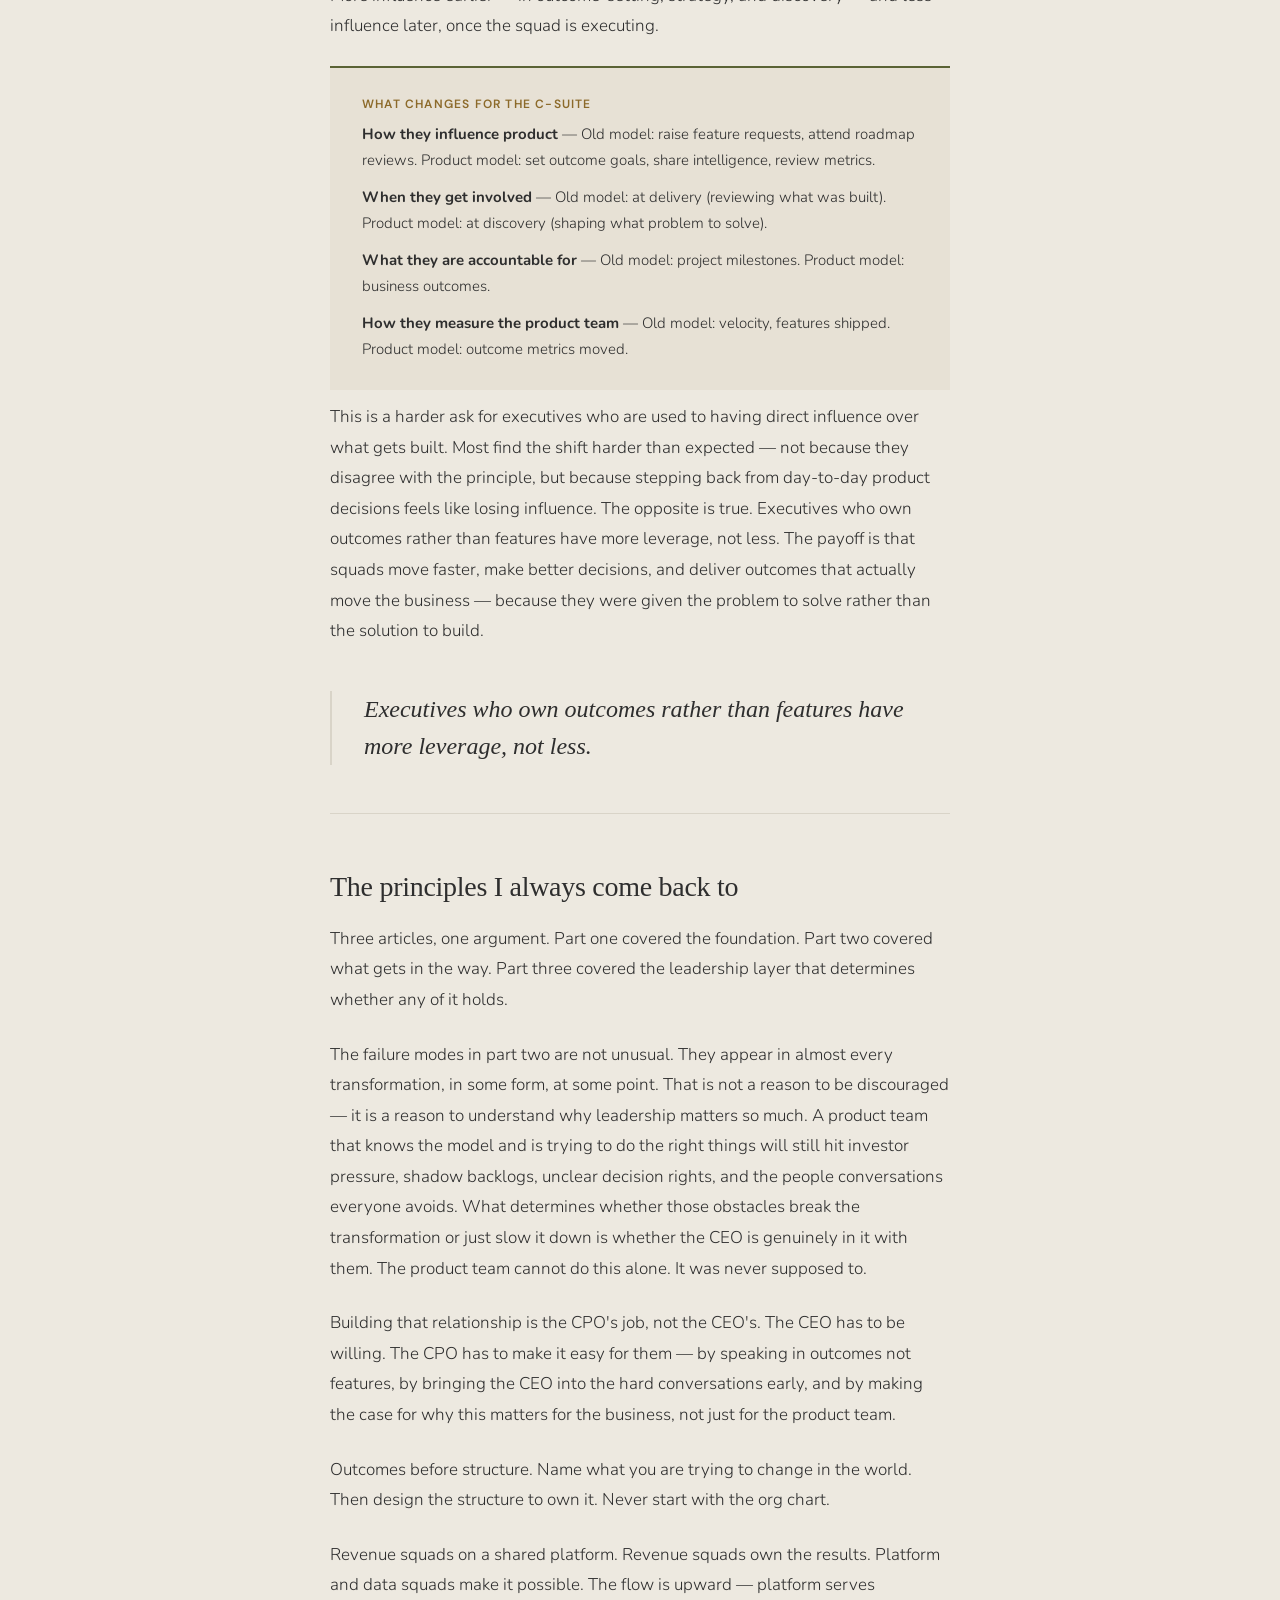
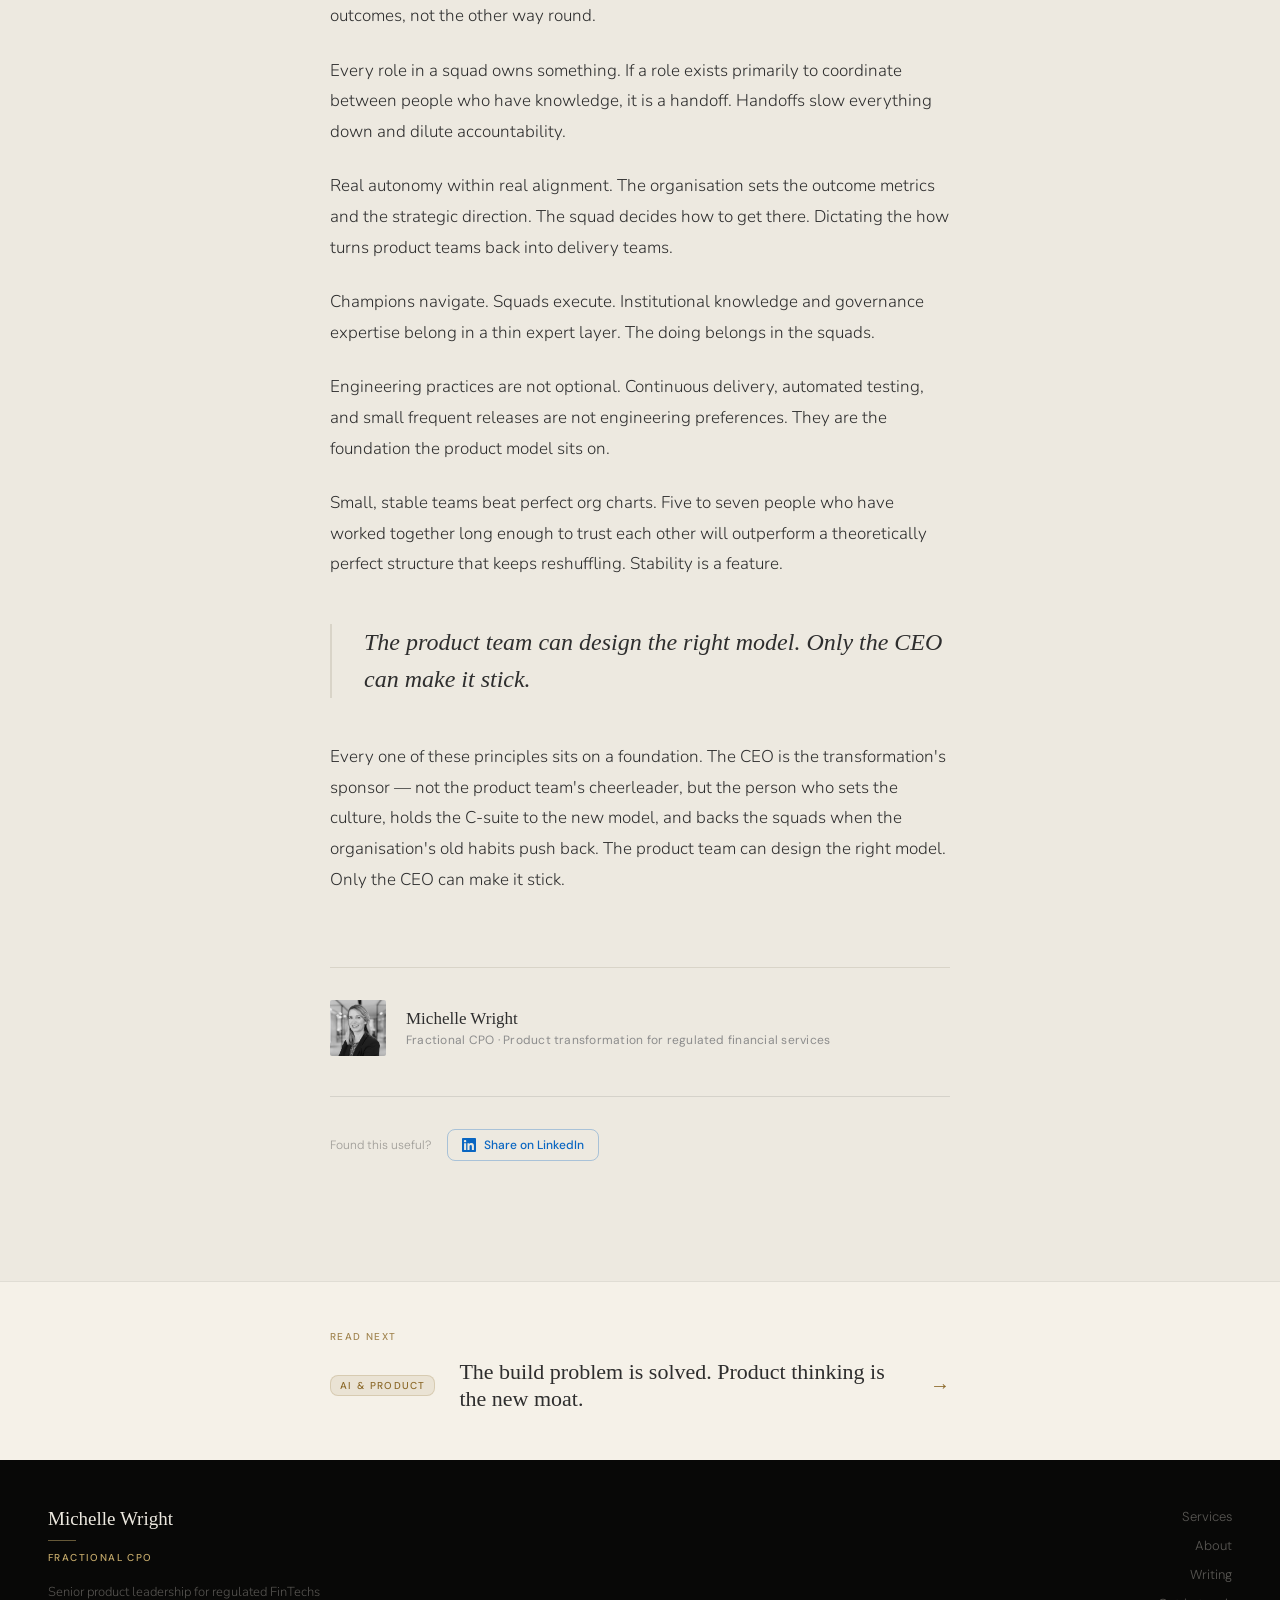
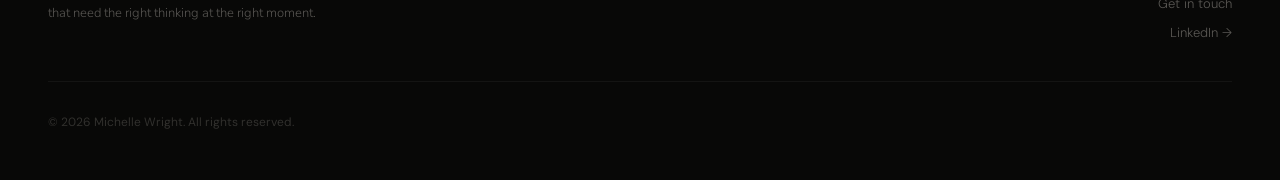
<file: writing/restructuring-outcomes-part-3.html>
<!DOCTYPE html>
<html lang="en">
<head>
<!-- Google tag (gtag.js) --><script async src="https://www.googletagmanager.com/gtag/js?id=G-QFN6VKW2MQ"></script>
<script>
  window.dataLayer = window.dataLayer || [];
  function gtag(){dataLayer.push(arguments);}
  gtag('js', new Date());
  gtag('config', 'G-QFN6VKW2MQ');
</script>
<meta charset="utf-8">
<meta name="viewport" content="width=device-width, initial-scale=1">
<title>Restructuring for outcomes: part three — the leadership contract — Michelle Wright</title>
<link href="https://fonts.googleapis.com/css2?family=Nunito:ital,wght@0,300;0,400;0,500;1,300;1,400&family=DM+Sans:wght@400;500&display=swap" rel="stylesheet">
<style>
  *, *::before, *::after { box-sizing: border-box; margin: 0; }

  body {
    background: #EDE9E0;
    color: #2E2E2E;
    font-family: 'Nunito', sans-serif;
    font-weight: 300;
    -webkit-font-smoothing: antialiased;
    text-rendering: optimizeLegibility;
    position: relative;
  }

  body::before {
    content: '';
    position: absolute;
    top: 0; left: 0; right: 0;
    height: 300px;
    background: linear-gradient(to bottom, rgba(12,12,11,0.3) 0%, transparent 100%);
    pointer-events: none;
    z-index: 0;
  }

  .site-header, .header-link, .meta-tag, .meta-date, .article-body h3,
  .function-block h3, .byline-role, .footer-copy, .footer-cta,
  .article-lead-sub, .pull-stat-label, .wordmark-sub {
    font-family: 'DM Sans', sans-serif;
    font-weight: 400;
  }

  .site-header {
    position: sticky; top: 0; z-index: 100;
    padding: 20px 48px;
    border-bottom: 1px solid rgba(237,233,224,0.06);
    display: flex;
    align-items: center;
    justify-content: space-between;
    background: rgba(12,12,11,0.88);
    backdrop-filter: blur(16px);
  }
  .wordmark {
    font-family: Baskerville, 'Baskerville Old Face', Georgia, serif;
    font-size: 17px;
    color: #EDE9E0;
    letter-spacing: -0.01em;
    text-decoration: none;
  }
  .wordmark-sub {
    font-size: 10px; font-weight: 500; letter-spacing: 0.14em;
    text-transform: uppercase; color: #C4A96A; margin-top: 3px;
  }
  .header-link {
    font-size: 13px; color: rgba(237,233,224,0.6);
    text-decoration: none; letter-spacing: 0.02em; transition: color 150ms;
  }
  .header-link:hover { color: #EDE9E0; }
  .nav-cta {
    font-family: 'DM Sans', sans-serif; font-size: 13px; font-weight: 500;
    background: #C4A96A; color: #0C0C0B; padding: 9px 18px;
    border-radius: 8px; text-decoration: none; transition: opacity 150ms;
  }
  .nav-cta:hover { opacity: 0.85; }

  .article-wrap {
    max-width: 700px; margin: 0 auto;
    padding: 80px 40px 120px; position: relative; z-index: 1;
  }

  .article-meta { display: flex; align-items: center; gap: 16px; margin-bottom: 48px; }
  .meta-tag {
    font-size: 10px; font-weight: 500; letter-spacing: 0.14em;
    text-transform: uppercase; color: #8C6A2A;
    background: rgba(140,106,42,0.1); border: 1px solid rgba(140,106,42,0.2);
    padding: 4px 10px; border-radius: 8px;
  }
  .meta-date { font-size: 12px; color: #8C8C8C; }
  .meta-read { font-family: 'DM Sans', sans-serif; font-size: 12px; color: #8C8C8C; }

  h1.article-title {
    font-family: Baskerville, 'Baskerville Old Face', Georgia, serif;
    font-size: 48px; font-weight: 400; line-height: 1.08;
    letter-spacing: -0.02em; color: #2E2E2E; margin-bottom: 32px; text-wrap: pretty;
  }

  .article-lead {
    font-size: 20px; font-weight: 300; line-height: 1.6;
    font-family: 'Nunito', sans-serif; color: #2E2E2E; margin-bottom: 20px; text-wrap: pretty;
  }
  .article-lead-sub {
    font-size: 16px; line-height: 1.65; color: #8C8C8C; margin-bottom: 48px; font-style: italic;
  }

  .rule { border: none; border-top: 1px solid #D9D4C8; margin: 48px 0; }
  .rule-olive { border: none; border-top: 2px solid #8C6A2A; width: 40px; margin: 48px 0; opacity: 0.6; }

  .article-body p {
    font-size: 17px; font-weight: 300; line-height: 1.8;
    color: #2E2E2E; margin-bottom: 24px; text-wrap: pretty;
  }
  .article-body h2 {
    font-family: Baskerville, 'Baskerville Old Face', Georgia, serif;
    font-size: 28px; font-weight: 400; line-height: 1.2; color: #2E2E2E;
    margin: 56px 0 20px; letter-spacing: -0.01em; text-wrap: pretty;
  }
  .article-body h3 {
    font-size: 13px; font-weight: 600; letter-spacing: 0.08em;
    text-transform: uppercase; color: #8C6A2A; margin: 40px 0 12px;
  }

  .pull-stat { border-left: 2px solid #5B6335; padding: 4px 0 4px 24px; margin: 36px 0; }
  .pull-stat-num {
    font-family: Baskerville, 'Baskerville Old Face', Georgia, serif;
    font-size: 40px; color: #2E2E2E; line-height: 1; margin-bottom: 6px;
  }
  .pull-stat-label { font-size: 14px; color: #8C8C8C; line-height: 1.5; }

  .pullquote {
    font-family: Baskerville, 'Baskerville Old Face', Georgia, serif;
    font-size: 24px; font-style: italic; line-height: 1.55; color: #2E2E2E;
    padding: 0 0 0 32px; border-left: 2px solid #D9D4C8; margin: 44px 0; text-wrap: pretty;
  }

  .function-block {
    background: rgba(140,106,42,0.06); border-top: 2px solid #5B6335;
    padding: 28px 32px; margin: 12px 0;
  }
  .function-block h3 {
    font-size: 12px; font-weight: 600; letter-spacing: 0.1em;
    text-transform: uppercase; color: #8C6A2A; margin: 0 0 10px;
  }
  .function-block p { font-size: 15px; font-weight: 300; line-height: 1.7; color: #2E2E2E; margin: 0; text-wrap: pretty; }
  .function-block p + p { margin-top: 12px; }

  .byline {
    margin-top: 72px; padding-top: 32px; border-top: 1px solid #D9D4C8;
    display: flex; gap: 20px; align-items: center;
  }
  .byline-avatar { width: 56px; height: 56px; border-radius: 2px; overflow: hidden; flex-shrink: 0; }
  .byline-avatar img {
    width: 100%; height: 100%; object-fit: cover; object-position: center top;
    filter: grayscale(100%) contrast(1.05) brightness(0.95);
  }
  .byline-name { font-family: Baskerville, 'Baskerville Old Face', Georgia, serif; font-size: 17px; color: #2E2E2E; margin-bottom: 3px; }
  .byline-role { font-size: 12px; color: #8C8C8C; letter-spacing: 0.02em; }

  .article-share { margin-top: 40px; padding-top: 32px; border-top: 1px solid rgba(46,46,46,0.12); display: flex; align-items: center; gap: 16px; }
  .share-label { font-family: 'DM Sans', sans-serif; font-size: 12px; color: rgba(46,46,46,0.4); }
  .share-btn { display: inline-flex; align-items: center; gap: 8px; font-family: 'DM Sans', sans-serif; font-size: 12px; font-weight: 500; color: #0A66C2; text-decoration: none; border: 1px solid rgba(10,102,194,0.3); padding: 7px 14px; border-radius: 8px; transition: all 150ms; }
  .share-btn:hover { background: rgba(10,102,194,0.07); }

  .next-article { background: #F5F1E8; border-top: 1px solid rgba(46,46,46,0.1); }
  .next-inner { max-width: 700px; margin: 0 auto; padding: 48px 40px; }
  .next-label { font-family: 'DM Sans', sans-serif; font-size: 10px; font-weight: 500; letter-spacing: 0.14em; text-transform: uppercase; color: #8C6A2A; margin-bottom: 16px; opacity: 0.8; }
  .next-link { display: flex; align-items: center; gap: 24px; text-decoration: none; }
  .next-tag { font-family: 'DM Sans', sans-serif; font-size: 10px; font-weight: 500; letter-spacing: 0.12em; text-transform: uppercase; color: #8C6A2A; background: rgba(140,106,42,0.1); border: 1px solid rgba(140,106,42,0.2); padding: 3px 9px; border-radius: 8px; white-space: nowrap; flex-shrink: 0; }
  .next-title { font-family: Baskerville, 'Baskerville Old Face', Georgia, serif; font-size: 22px; font-weight: 400; line-height: 1.2; color: #2E2E2E; flex: 1; transition: color 200ms; }
  .next-arrow { font-size: 20px; color: #8C6A2A; flex-shrink: 0; transition: transform 150ms; }
  .next-link:hover .next-title { color: #8C6A2A; }
  .next-link:hover .next-arrow { transform: translateX(4px); }

  .site-footer { display: block; padding: 48px; background: #080807; }
  .footer-top { display: flex; justify-content: space-between; align-items: flex-start; margin-bottom: 40px; }
  .footer-wordmark { font-family: Baskerville, 'Baskerville Old Face', Georgia, serif; font-size: 19px; color: #EDE9E0; }
  .footer-mark { width: 28px; height: 1px; background: #C4A96A; margin: 10px 0; opacity: 0.5; }
  .footer-role { font-family: 'DM Sans', sans-serif; font-size: 10px; font-weight: 500; letter-spacing: 0.14em; text-transform: uppercase; color: #C4A96A; }
  .footer-tagline { font-size: 13px; font-weight: 300; color: rgba(237,233,224,0.35); max-width: 280px; line-height: 1.6; margin-top: 18px; }
  .footer-nav { display: flex; flex-direction: column; gap: 12px; align-items: flex-end; }
  .footer-nav a { font-family: 'DM Sans', sans-serif; font-size: 13px; color: rgba(237,233,224,0.35); text-decoration: none; transition: color 150ms; }
  .footer-nav a:hover { color: #EDE9E0; }
  .footer-divider { border: none; border-top: 1px solid rgba(237,233,224,0.05); margin: 0 0 28px; }
  .footer-copy { font-family: 'DM Sans', sans-serif; font-size: 12px; color: rgba(237,233,224,0.18); }

  .progress-bar { position: fixed; top: 0; left: 0; height: 2px; background: #C4A96A; width: 0%; z-index: 200; transition: width 80ms linear; pointer-events: none; }
  .article-back { margin-bottom: 28px; }
  .back-link { font-family: 'DM Sans', sans-serif; font-size: 12px; font-weight: 500; letter-spacing: 0.04em; color: rgba(46,46,46,0.4); text-decoration: none; transition: color 150ms; }
  .back-link:hover { color: #8C6A2A; }

  .burger { display: none; flex-direction: column; justify-content: center; align-items: center; gap: 5px; width: 36px; height: 36px; background: none; border: none; cursor: pointer; padding: 4px; position: relative; z-index: 101; }
  .burger span { display: block; width: 22px; height: 1.5px; background: #EDE9E0; border-radius: 2px; transition: all 250ms ease; }
  .burger.open span:nth-child(1) { transform: translateY(6.5px) rotate(45deg); }
  .burger.open span:nth-child(2) { opacity: 0; }
  .burger.open span:nth-child(3) { transform: translateY(-6.5px) rotate(-45deg); }
  .mobile-menu { display: none; position: fixed; inset: 0; z-index: 99; background: rgba(12,12,11,0.97); backdrop-filter: blur(16px); flex-direction: column; align-items: center; justify-content: center; gap: 32px; }
  .mobile-menu.open { display: flex; }
  .mobile-menu a { font-family: 'DM Sans', sans-serif; font-size: 22px; font-weight: 400; color: rgba(237,233,224,0.6); text-decoration: none; transition: color 150ms; }
  .mobile-menu a:hover { color: #EDE9E0; }
  .mobile-menu .mobile-cta { font-size: 16px; font-weight: 500; background: #C4A96A; color: #0C0C0B; padding: 14px 36px; border-radius: 8px; margin-top: 8px; }

  @media (max-width: 768px) {
    .site-header { padding: 16px 24px; }
    .site-header nav { display: none !important; }
    .burger { display: flex; }
    .article-wrap { padding: 48px 24px 80px; }
    h1.article-title { font-size: 34px; }
    .article-lead { font-size: 18px; }
    .pullquote { font-size: 20px; padding-left: 20px; }
    .pull-stat-num { font-size: 32px; }
    .function-block { padding: 20px 20px; }
    .site-footer { padding: 32px 24px; }
    .footer-top { flex-direction: column; gap: 32px; }
    .footer-nav { align-items: flex-start; flex-direction: row; flex-wrap: wrap; gap: 16px; }
    .next-inner { padding: 36px 24px; }
    .next-link { flex-direction: column; align-items: flex-start; gap: 12px; }
    .next-title { font-size: 18px; }
  }
</style>
</head>
<body>

<div class="progress-bar" id="progress-bar"></div>

<header class="site-header">
  <div>
    <a href="../index.html" class="wordmark">Michelle Wright</a>
    <div class="wordmark-sub">Fractional CPO</div>
  </div>
  <nav style="display:flex;gap:28px;align-items:center;">
    <a href="../index.html#services" class="header-link">Services</a>
    <a href="../index.html#about" class="header-link">About</a>
    <a href="index.html" class="header-link">Writing</a>
    <a href="../contact.html" class="nav-cta">Get in touch</a>
  </nav>
  <button class="burger" id="burger" aria-label="Open menu"><span></span><span></span><span></span></button>
</header>
<div class="mobile-menu" id="mobile-menu">
  <a href="../index.html#services">Services</a>
  <a href="../index.html#about">About</a>
  <a href="index.html">Writing</a>
  <a href="../contact.html" class="mobile-cta">Get in touch</a>
</div>

<main class="article-wrap">

  <div class="article-back"><a href="index.html" class="back-link">← All articles</a></div>

  <div class="article-meta">
    <span class="meta-tag">Operating Model</span>
    <span class="meta-date">February 2026</span>
    <span class="meta-read">8 min read</span>
  </div>

  <h1 class="article-title">Restructuring for outcomes: part three — the leadership contract</h1>

  <p class="article-lead">Parts 1 and 2 covered the product operating model and what to expect when the road gets rough. Both are about the product team and what surrounds it. This part is about the layer above — and why everything else stalls without it.</p>
  <p class="article-lead-sub">Part three of three: CEO sponsorship, C-suite alignment, and the leadership contract.</p>

  <hr class="rule-olive">

  <div class="article-body">

<p>When the CEO is not genuinely committed, the transformation hits a ceiling almost immediately. Executives revert to raising feature requests because nobody above them has signalled they should stop. Finance continues to fund projects rather than teams because the budgeting model has not changed. The product team gets restructured but the surrounding organisation continues to operate on project logic, and squads cannot move because they are still dependent on functions that have not changed.</p>

<p>When the CEO is fully bought in, the whole system aligns. They set outcome goals and hold the C-suite to them. The finance model follows. The culture shifts because the person at the top is modelling the new behaviour and backing the squads when the old patterns push back.</p>

<p>That difference — not the framework, not the squad design, not the hiring — is what separates transformations that take hold from those that stall.</p>

<h2>How the C-suite connects to the model</h2>

<p>In a scaling company, the C-suite relationship with product is one of the most important things to get right — and one of the most commonly broken. The shift required is from C-suite as feature requestors to C-suite as outcome sponsors. Each executive owns a set of business outcomes. Those outcomes become the mandates for squads. The squads decide how to achieve them. The CPO is the interface — translating strategic goals into squad mandates, and translating squad capability into strategic options for leadership.</p>

<h3>Chief Revenue Officer</h3>

<p>The CRO owns the revenue targets that become outcome metrics for revenue squads. In a scaling company, the CRO is often the most influential voice on what gets built — and the most likely to bypass the PM and raise requests directly to engineering.</p>

<p>The product model reframes this relationship: the CRO defines what needs to move (new business rate, renewal rate, time to close) and shares pipeline intelligence with PMs — what is blocking deals, what customers are asking for, where the conversion drop-off is. The PM takes that signal into discovery and decides how to respond. The CRO does not own the roadmap. They own the goal.</p>

<p>One assumption worth challenging here: the CRO is not the voice of the customer. The CRO is the voice of the buyer. In B2B, those are frequently different people. The CRO knows what closes deals. The PM needs to know what serves users — treating the CRO as a proxy for the customer will steer the product in the wrong direction. Products built primarily on what the CRO is hearing win the first contract and lose the renewal.</p>

<blockquote class="pullquote">Products built primarily on what the CRO is hearing win the first contract and lose the renewal.</blockquote>

<hr class="rule">

<h3>Chief Marketing Officer</h3>

<p>In a B2B scaling company, marketing operates on long sales cycles, account-based relationships, and broker or intermediary networks. The CMO's primary job is building pipeline credibility and supporting the commercial relationship. That context changes how marketing and product should work together.</p>

<p>The most valuable thing the CMO brings to product is market intelligence: what is resonating in conversations with prospects, which objections keep appearing, what competitors are doing, how the brand is perceived by the decision-makers who actually buy. In B2B, this intelligence is rich and specific — and it rarely makes its way into product discovery systematically.</p>

<p>The PM and CMO should be working closely on go-to-market sequencing for new capabilities: not as a handoff but as a joint process. In enterprise B2B, how a new feature is positioned to a CFO or procurement team is as important as what it does. Marketing insight should be shaping what gets built. Product insight should be sharpening how it is sold and communicated.</p>

<p>The CMO does not own the launch timeline or the roadmap. They own the market signal.</p>

<hr class="rule">

<h3>Chief Operating Officer</h3>

<p>In B2B fintech, the COO often owns the post-sale customer journey — implementation, onboarding, and support. That makes them the first person to feel the downstream consequences of a bad product decision, and they feel it in operational terms: implementation that takes three times as long as it should, support volume that climbs after every release, manual workarounds that calcify into permanent headcount.</p>

<p>A well-designed product reduces that cost. A poorly designed one passes the complexity to the operations team and shows up as extra headcount, slower implementations, and a support function that is permanently firefighting.</p>

<p>The COO should be feeding that operational intelligence back into product discovery: where implementations consistently get stuck, what generates the most support tickets, which customer scenarios require manual intervention every time. That signal is as valuable as anything the CRO is hearing from the sales floor — and it is almost never flowing systematically into product.</p>

<p>The outcome contract for the COO: they define the operational metrics that matter — implementation time, cost-to-serve per customer, support resolution rates — and the squads work out how to move them. The COO does not specify the solution. They own the problem.</p>

<hr class="rule">

<h3>Chief Technology Officer</h3>

<p>In a scaling company, the CTO is often deeply technical and directly involved in engineering decisions. They typically own the platform squads and set the engineering standards — hiring, architecture, tooling — that all squads operate within.</p>

<p>The CTO and CPO relationship is the most structurally important in the model. The CTO owns how the product is built. The CPO owns what gets built and why. Those two functions need to be tightly aligned and deeply collaborative.</p>

<p>The CTO should not be directing sprint content or backlog priorities for revenue squads. Their influence on squads runs through the Engineering Leads they have hired and the standards they have set. The revenue squad's Engineering Lead is the CTO's technical proxy inside the squad — accountable to the squad's PM for delivery, and accountable to the CTO for technical quality.</p>

<p>The most common source of misalignment is capacity. The CTO controls where engineers work. In a product model, that capacity should serve squad outcomes and platform health — but CTOs often run technical programmes alongside the product roadmap without explicit alignment with the CPO. Squads find themselves short of engineers they expected, and commitments slip.</p>

<p>The pressure runs the other way too. A CPO focused on shipping features can underestimate what it costs to defer investment in engineering foundations — the CI/CD pipeline, automated testing, deployment reliability. The CTO's job is to hold that line. If the foundations are not being maintained, squad autonomy is theoretical: features ship, things break, and the operations team absorbs the cost quietly.</p>

<p>The CTO does not own the roadmap. They own the engineering foundation that makes the roadmap possible.</p>

<hr class="rule">

<h3>The leadership contract</h3>

<p>The model only works if the C-suite agrees to a different type of involvement. More influence earlier — in outcome-setting, strategy, and discovery — and less influence later, once the squad is executing.</p>

<div class="function-block"><h3>What changes for the C-suite</h3><p><strong>How they influence product</strong> — Old model: raise feature requests, attend roadmap reviews. Product model: set outcome goals, share intelligence, review metrics.</p>
<p><strong>When they get involved</strong> — Old model: at delivery (reviewing what was built). Product model: at discovery (shaping what problem to solve).</p>
<p><strong>What they are accountable for</strong> — Old model: project milestones. Product model: business outcomes.</p>
<p><strong>How they measure the product team</strong> — Old model: velocity, features shipped. Product model: outcome metrics moved.</p></div>

<p>This is a harder ask for executives who are used to having direct influence over what gets built. Most find the shift harder than expected — not because they disagree with the principle, but because stepping back from day-to-day product decisions feels like losing influence. The opposite is true. Executives who own outcomes rather than features have more leverage, not less. The payoff is that squads move faster, make better decisions, and deliver outcomes that actually move the business — because they were given the problem to solve rather than the solution to build.</p>

<blockquote class="pullquote">Executives who own outcomes rather than features have more leverage, not less.</blockquote>

<hr class="rule">

<h2>The principles I always come back to</h2>

<p>Three articles, one argument. Part one covered the foundation. Part two covered what gets in the way. Part three covered the leadership layer that determines whether any of it holds.</p>

<p>The failure modes in part two are not unusual. They appear in almost every transformation, in some form, at some point. That is not a reason to be discouraged — it is a reason to understand why leadership matters so much. A product team that knows the model and is trying to do the right things will still hit investor pressure, shadow backlogs, unclear decision rights, and the people conversations everyone avoids. What determines whether those obstacles break the transformation or just slow it down is whether the CEO is genuinely in it with them. The product team cannot do this alone. It was never supposed to.</p>

<p>Building that relationship is the CPO's job, not the CEO's. The CEO has to be willing. The CPO has to make it easy for them — by speaking in outcomes not features, by bringing the CEO into the hard conversations early, and by making the case for why this matters for the business, not just for the product team.</p>

<p><span class="inline-label">Outcomes before structure.</span> Name what you are trying to change in the world. Then design the structure to own it. Never start with the org chart.</p>

<p><span class="inline-label">Revenue squads on a shared platform.</span> Revenue squads own the results. Platform and data squads make it possible. The flow is upward — platform serves outcomes, not the other way round.</p>

<p><span class="inline-label">Every role in a squad owns something.</span> If a role exists primarily to coordinate between people who have knowledge, it is a handoff. Handoffs slow everything down and dilute accountability.</p>

<p><span class="inline-label">Real autonomy within real alignment.</span> The organisation sets the outcome metrics and the strategic direction. The squad decides how to get there. Dictating the how turns product teams back into delivery teams.</p>

<p><span class="inline-label">Champions navigate. Squads execute.</span> Institutional knowledge and governance expertise belong in a thin expert layer. The doing belongs in the squads.</p>

<p><span class="inline-label">Engineering practices are not optional.</span> Continuous delivery, automated testing, and small frequent releases are not engineering preferences. They are the foundation the product model sits on.</p>

<p><span class="inline-label">Small, stable teams beat perfect org charts.</span> Five to seven people who have worked together long enough to trust each other will outperform a theoretically perfect structure that keeps reshuffling. Stability is a feature.</p>

<blockquote class="pullquote">The product team can design the right model. Only the CEO can make it stick.</blockquote>

<p>Every one of these principles sits on a foundation. The CEO is the transformation's sponsor — not the product team's cheerleader, but the person who sets the culture, holds the C-suite to the new model, and backs the squads when the organisation's old habits push back. The product team can design the right model. Only the CEO can make it stick.</p>


  </div>

  <div class="byline">
    <div class="byline-avatar">
      <img src="../uploads/linked in photo.jpeg" alt="Michelle Wright">
    </div>
    <div>
      <div class="byline-name">Michelle Wright</div>
      <div class="byline-role">Fractional CPO · Product transformation for regulated financial services</div>
    </div>
  </div>

  <div class="article-share">
    <span class="share-label">Found this useful?</span>
    <a href="https://www.linkedin.com/sharing/share-offsite/?url=https://michellewright.me/writing/restructuring-outcomes-part-3.html" target="_blank" class="share-btn">
      <svg width="14" height="14" viewBox="0 0 24 24" fill="currentColor"><path d="M20.447 20.452h-3.554v-5.569c0-1.328-.027-3.037-1.852-3.037-1.853 0-2.136 1.445-2.136 2.939v5.667H9.351V9h3.414v1.561h.046c.477-.9 1.637-1.85 3.37-1.85 3.601 0 4.267 2.37 4.267 5.455v6.286zM5.337 7.433c-1.144 0-2.063-.926-2.063-2.065 0-1.138.92-2.063 2.063-2.063 1.14 0 2.064.925 2.064 2.063 0 1.139-.925 2.065-2.064 2.065zm1.782 13.019H3.555V9h3.564v11.452zM22.225 0H1.771C.792 0 0 .774 0 1.729v20.542C0 23.227.792 24 1.771 24h20.451C23.2 24 24 23.227 24 22.271V1.729C24 .774 23.2 0 22.222 0h.003z"/></svg>
      Share on LinkedIn
    </a>
  </div>

</main>

<div class="next-article">
  <div class="next-inner">
    <div class="next-label">Read next</div>
    <a href="build-problem.html" class="next-link">
      <span class="next-tag">AI &amp; Product</span>
      <span class="next-title">The build problem is solved. Product thinking is the new moat.</span>
      <span class="next-arrow">→</span>
    </a>
  </div>
</div>

<footer class="site-footer">
  <div class="footer-top">
    <div>
      <div class="footer-wordmark">Michelle Wright</div>
      <div class="footer-mark"></div>
      <div class="footer-role">Fractional CPO</div>
      <div class="footer-tagline">Senior product leadership for regulated FinTechs that need the right thinking at the right moment.</div>
    </div>
    <nav class="footer-nav">
      <a href="../index.html#services">Services</a>
      <a href="../index.html#about">About</a>
      <a href="index.html">Writing</a>
      <a href="../contact.html">Get in touch</a>
      <a href="https://www.linkedin.com/in/michellereimanwright/" target="_blank">LinkedIn →</a>
    </nav>
  </div>
  <hr class="footer-divider">
  <div class="footer-bottom">
    <span class="footer-copy">© 2026 Michelle Wright. All rights reserved.</span>
  </div>
</footer>

<script>
const burger = document.getElementById('burger');
const mobileMenu = document.getElementById('mobile-menu');
burger.addEventListener('click', () => {
  burger.classList.toggle('open');
  mobileMenu.classList.toggle('open');
  document.body.style.overflow = mobileMenu.classList.contains('open') ? 'hidden' : '';
});
mobileMenu.querySelectorAll('a').forEach(a => {
  a.addEventListener('click', () => {
    burger.classList.remove('open');
    mobileMenu.classList.remove('open');
    document.body.style.overflow = '';
  });
});
const progressBar = document.getElementById('progress-bar');
window.addEventListener('scroll', () => {
  const pct = window.scrollY / (document.documentElement.scrollHeight - window.innerHeight) * 100;
  progressBar.style.width = pct + '%';
}, { passive: true });
</script>
</body>
</html>
</file>
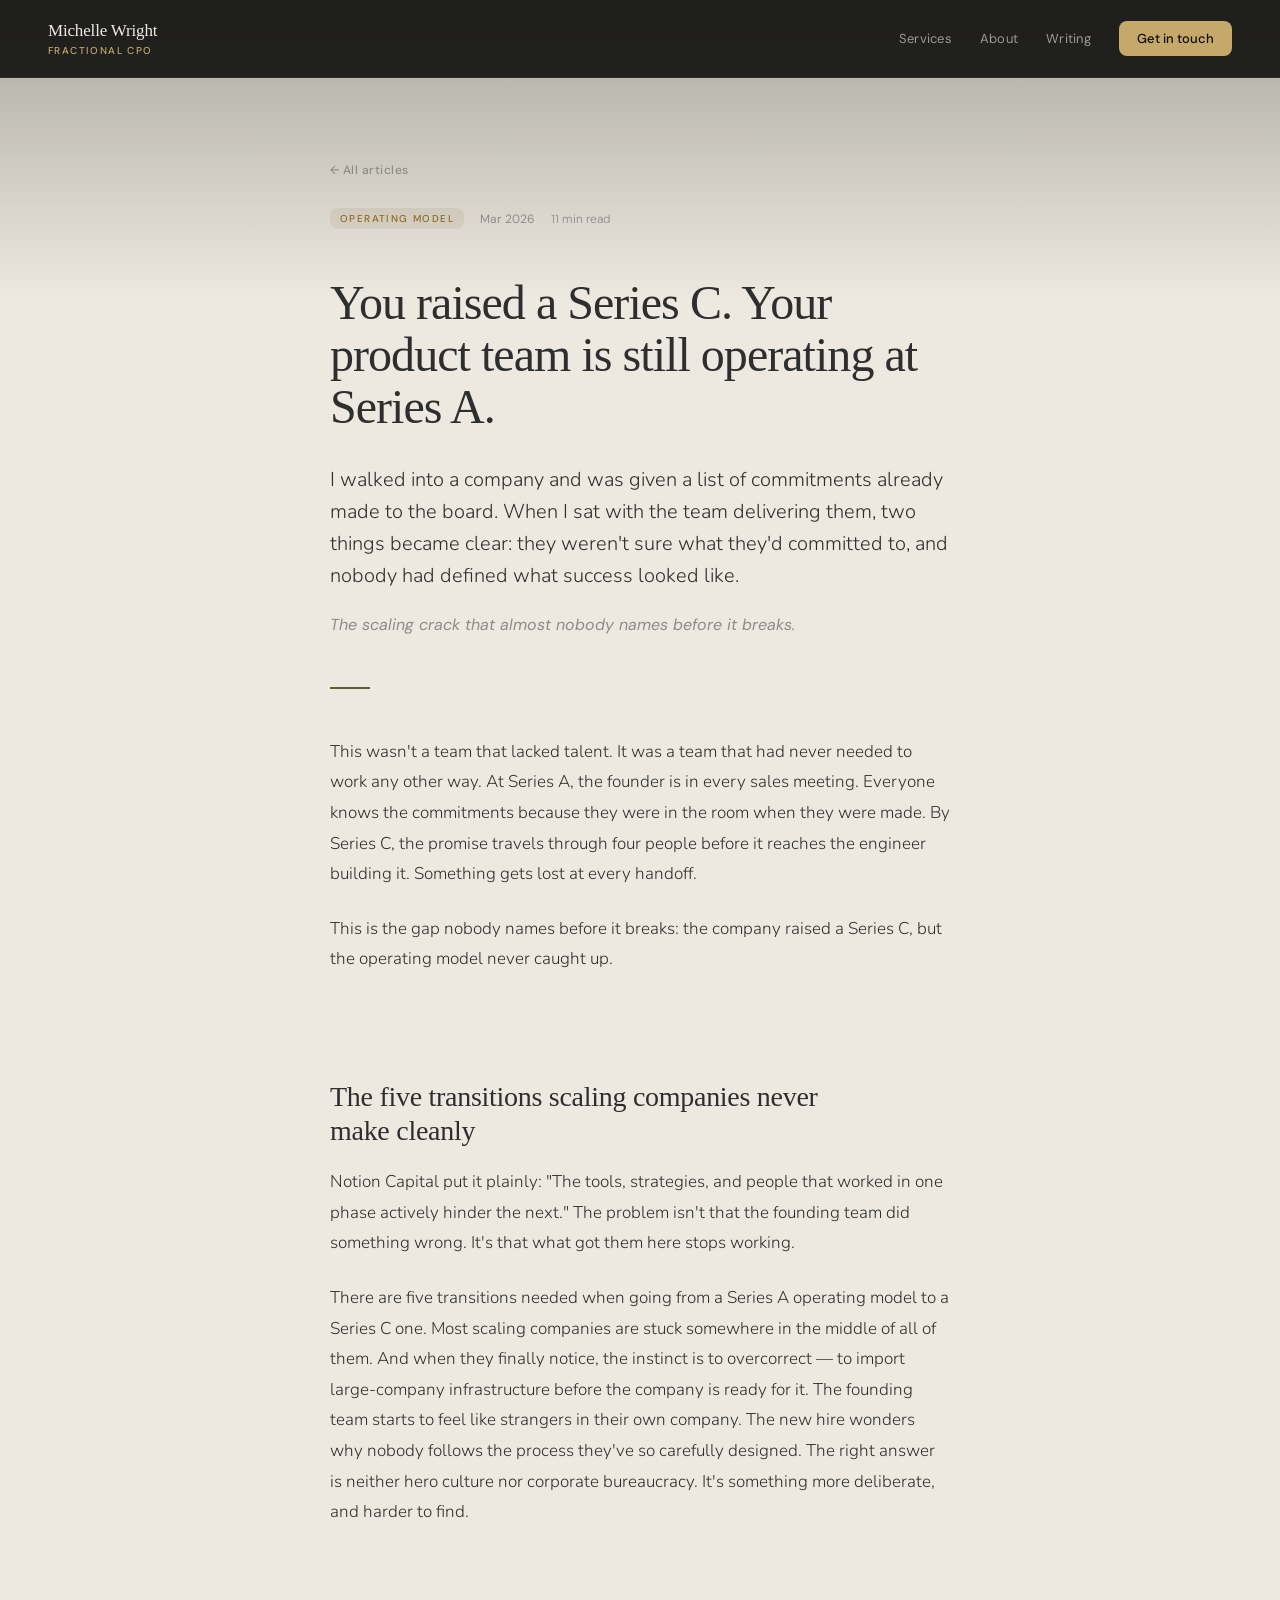
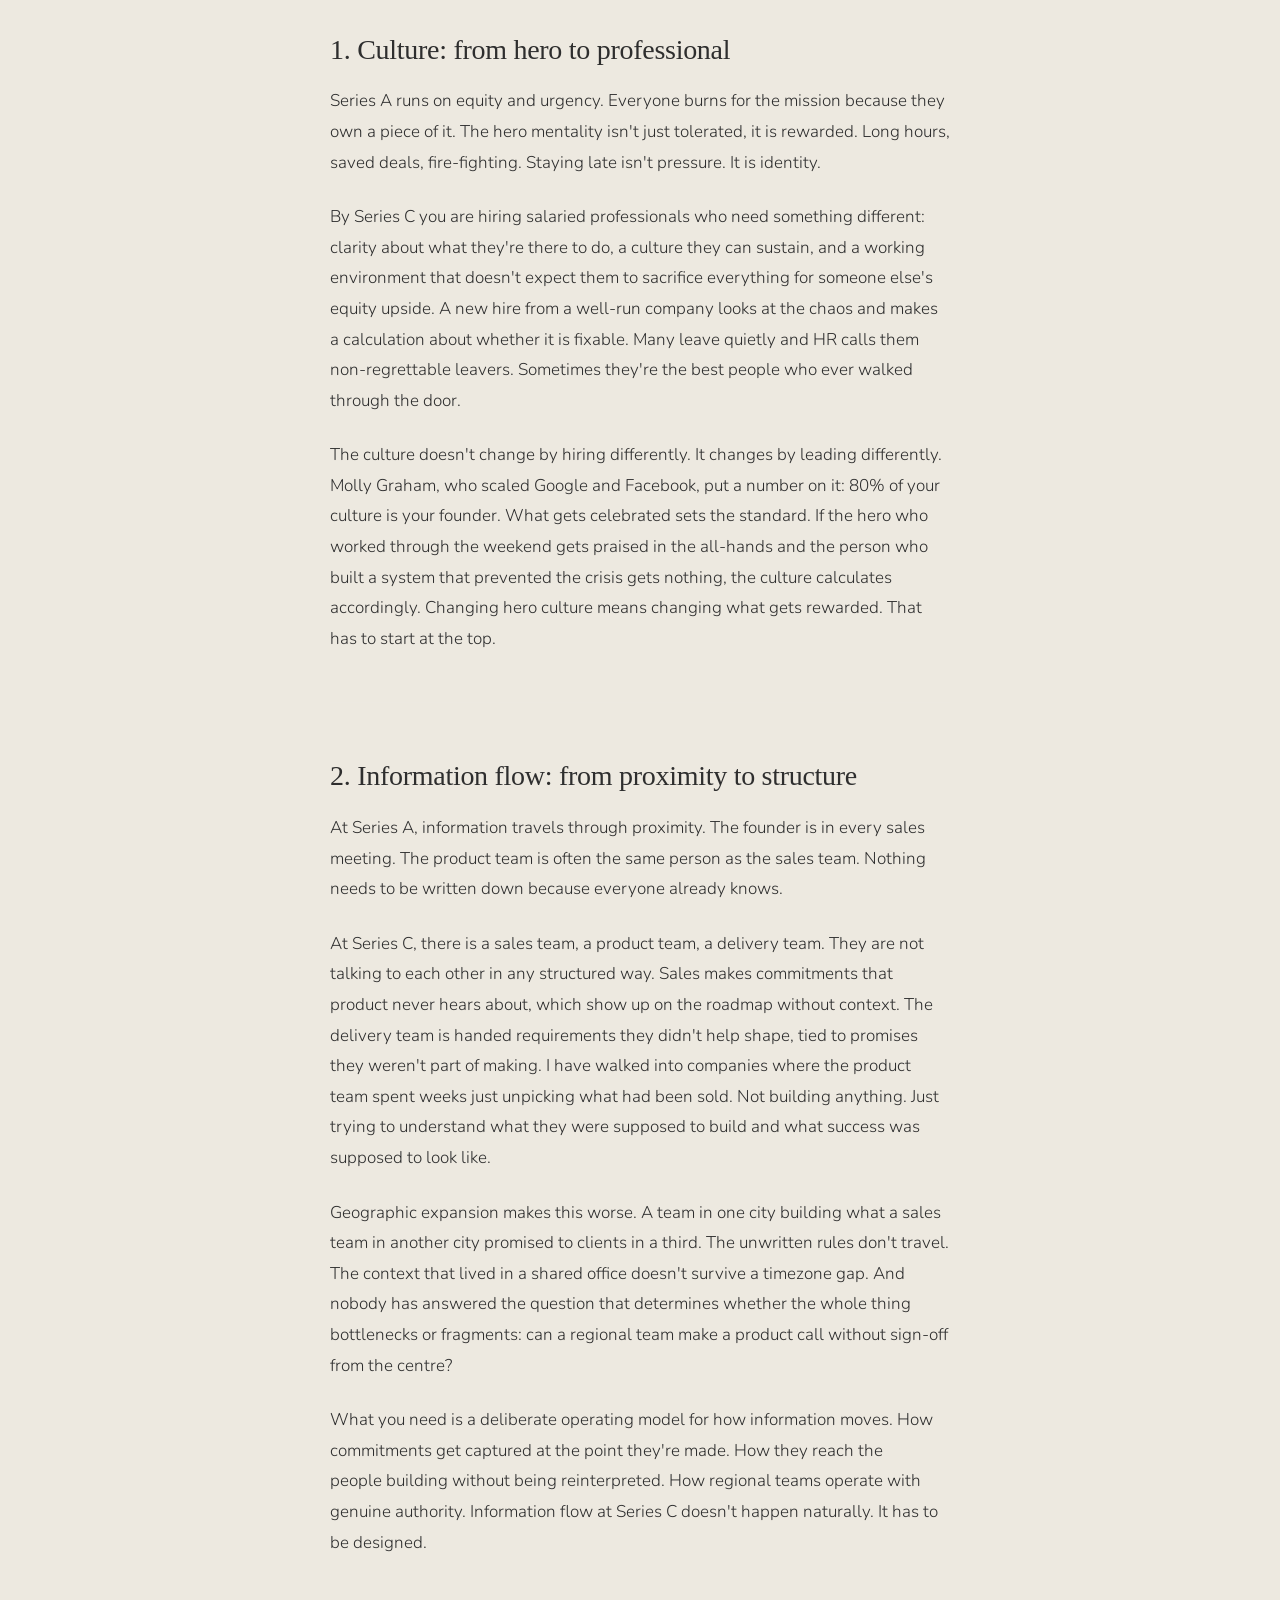
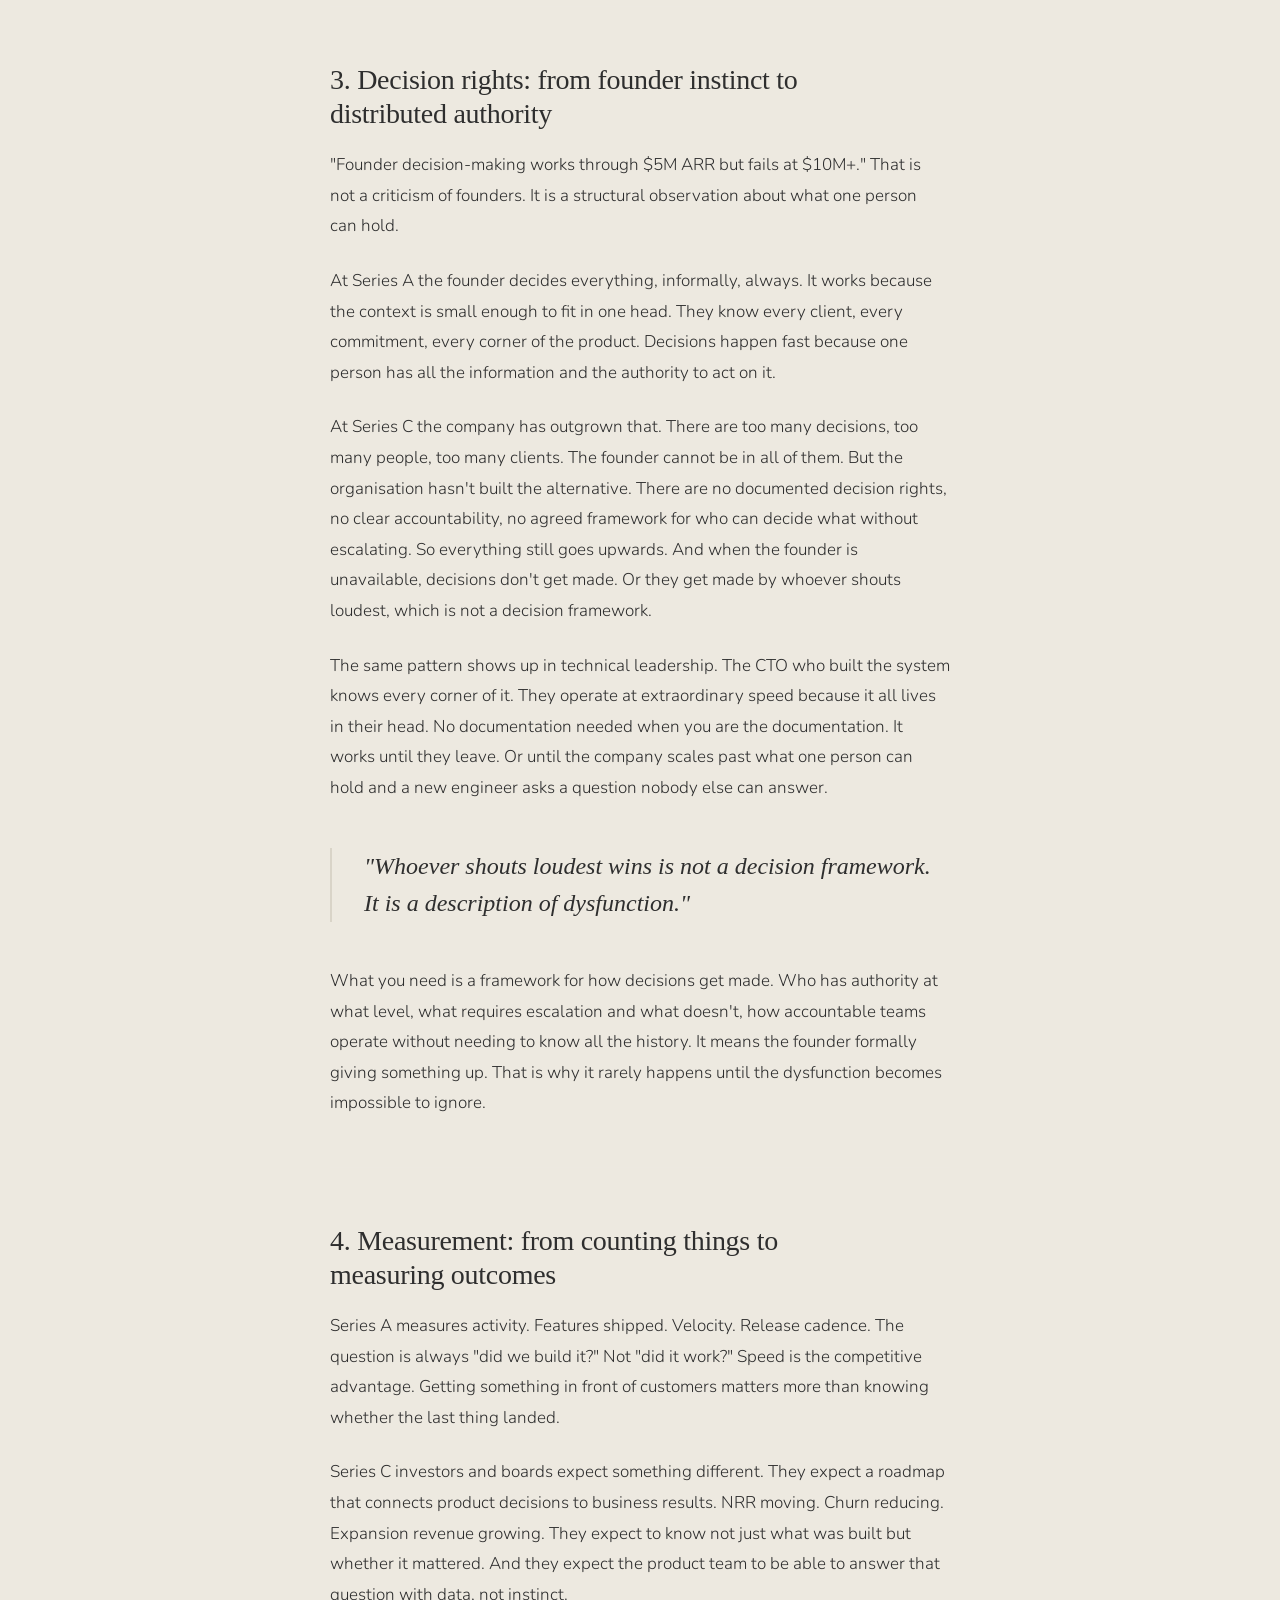
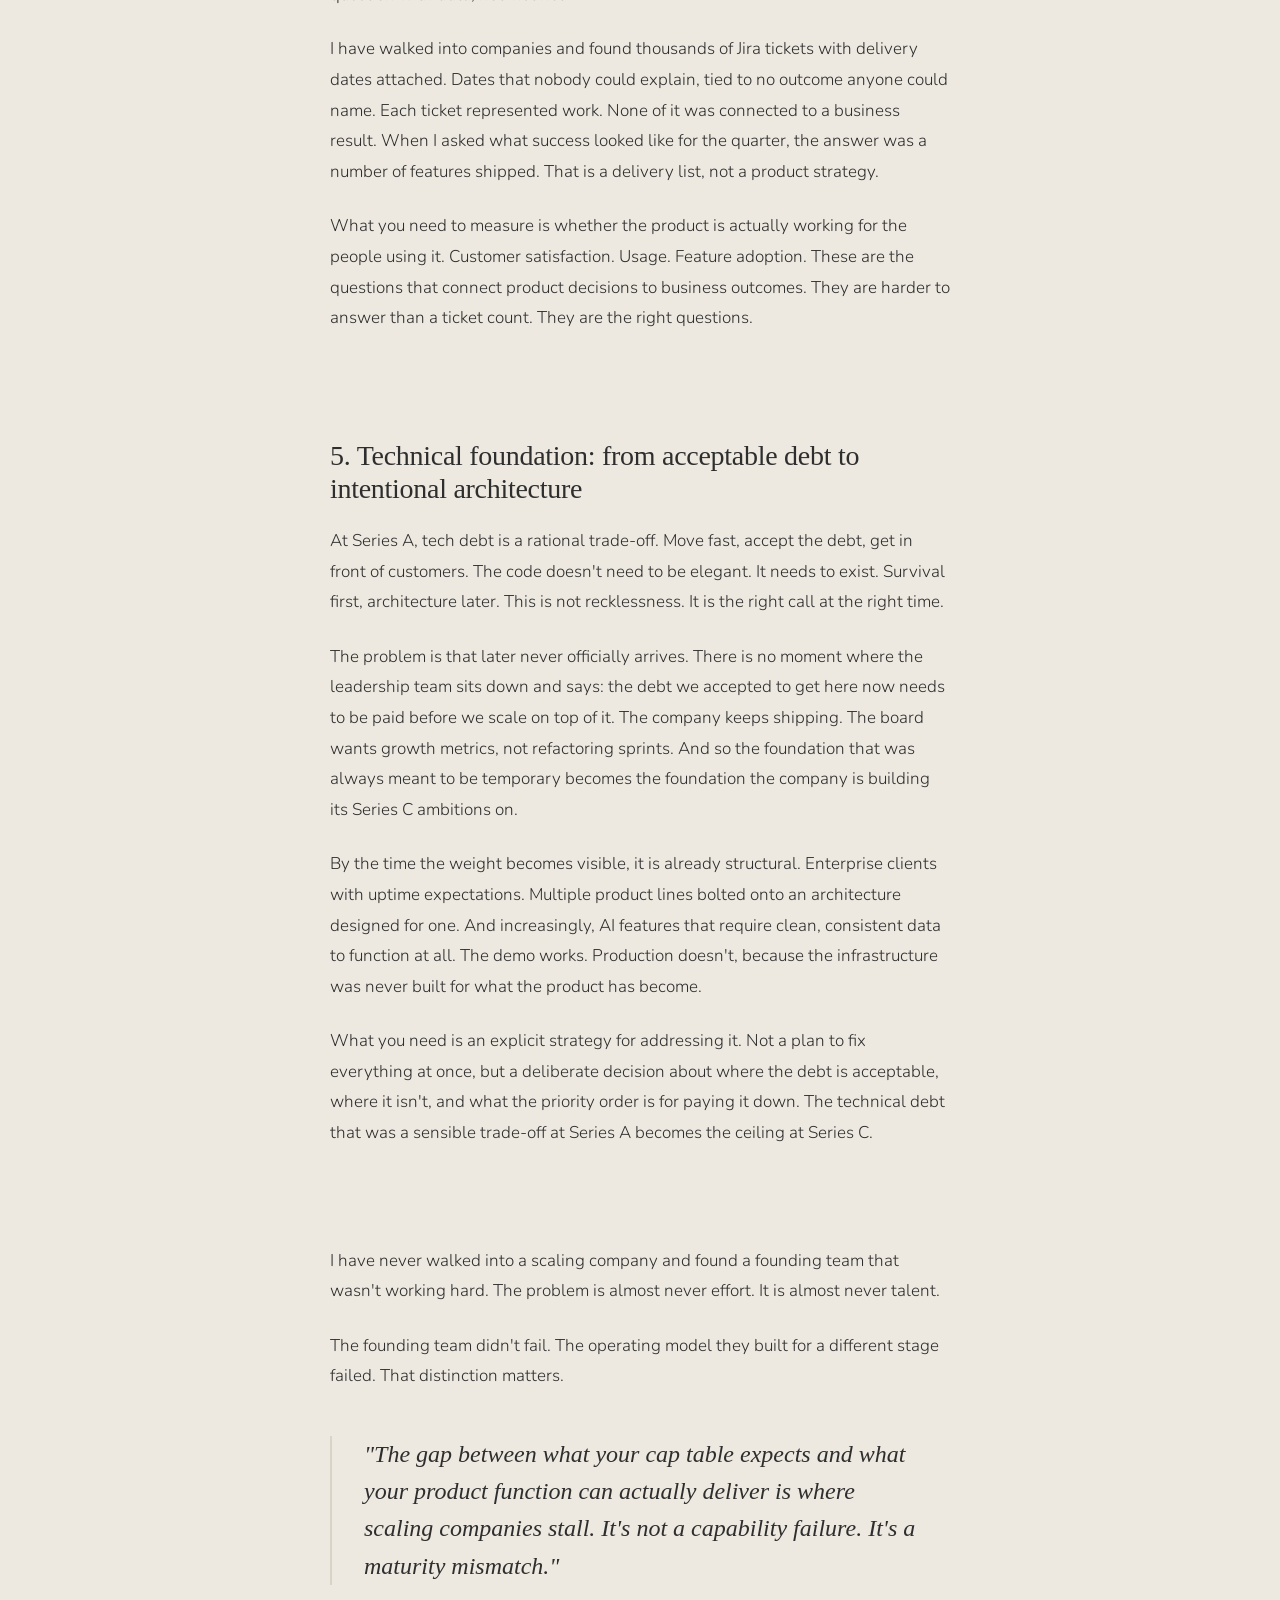
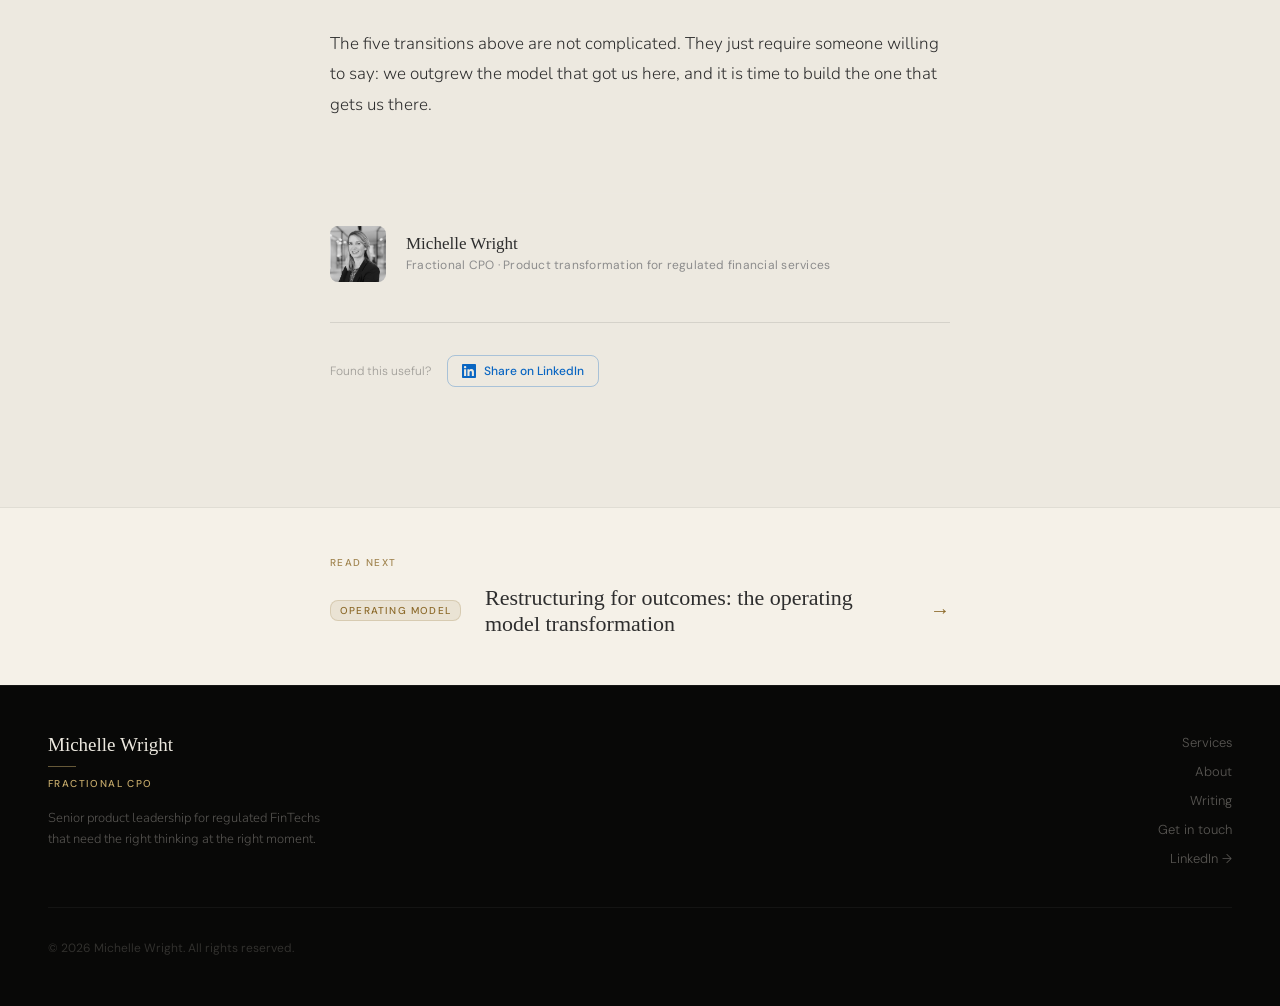
<file: writing/series-c-series-a.html>
<!DOCTYPE html>
<html lang="en">
<head>
<!-- Google tag (gtag.js) -->
<script async src="https://www.googletagmanager.com/gtag/js?id=G-QFN6VKW2MQ"></script>
<script>
  window.dataLayer = window.dataLayer || [];
  function gtag(){dataLayer.push(arguments);}
  gtag('js', new Date());
  gtag('config', 'G-QFN6VKW2MQ');
</script>
<meta charset="utf-8">
<meta name="viewport" content="width=device-width, initial-scale=1">
<title>You raised a Series C. Your product team is still operating at Series A. — Michelle Wright</title>
<link href="https://fonts.googleapis.com/css2?family=Nunito:ital,wght@0,300;0,400;0,500;1,300;1,400&family=DM+Sans:wght@400;500&display=swap" rel="stylesheet">
<style>
  *, *::before, *::after { box-sizing: border-box; margin: 0; }

  body {
    background: #EDE9E0;
    color: #2E2E2E;
    font-family: 'Nunito', sans-serif;
    font-weight: 300;
    -webkit-font-smoothing: antialiased;
    text-rendering: optimizeLegibility;
    position: relative;
  }

  /* Dark shading from top fading into cream */
  body::before {
    content: '';
    position: absolute;
    top: 0; left: 0; right: 0;
    height: 300px;
    background: linear-gradient(to bottom, rgba(12,12,11,0.3) 0%, transparent 100%);
    pointer-events: none;
    z-index: 0;
  }

  .site-header, .header-link, .meta-tag, .meta-date, .article-body h3,
  .byline-role, .footer-copy, .footer-cta, .article-lead-sub, .wordmark-sub {
    font-family: 'DM Sans', sans-serif;
    font-weight: 400;
  }
  .site-header {
    position: sticky; top: 0; z-index: 100;
    padding: 20px 48px;
    border-bottom: 1px solid rgba(237,233,224,0.06);
    display: flex;
    align-items: center;
    justify-content: space-between;
    background: rgba(12,12,11,0.88);
    backdrop-filter: blur(16px);
  }
  .wordmark {
    font-family: Baskerville, 'Baskerville Old Face', Georgia, serif;
    font-size: 17px;
    color: #EDE9E0;
    letter-spacing: -0.01em;
    text-decoration: none;
  }
  .wordmark-sub {
    font-size: 10px;
    font-weight: 500;
    letter-spacing: 0.14em;
    text-transform: uppercase;
    color: #C4A96A;
    margin-top: 3px;
  }
  .header-link {
    font-size: 13px;
    color: rgba(237,233,224,0.6);
    text-decoration: none;
    letter-spacing: 0.02em;
    transition: color 150ms;
  }
  .header-link:hover { color: #EDE9E0; }
  .nav-cta {
    font-family: 'DM Sans', sans-serif;
    font-size: 13px; font-weight: 500;
    background: #C4A96A; color: #0C0C0B;
    padding: 9px 18px; border-radius: 8px;
    text-decoration: none; transition: opacity 150ms;
  }
  .nav-cta:hover { opacity: 0.85; }

  .article-wrap {
    max-width: 700px;
    margin: 0 auto;
    padding: 80px 40px 120px;
    position: relative;
    z-index: 1;
  }

  .article-meta {
    display: flex;
    align-items: center;
    gap: 16px;
    margin-bottom: 48px;
  }
  .meta-tag {
    font-size: 10px;
    font-weight: 500;
    letter-spacing: 0.14em;
    text-transform: uppercase;
    color: #8C6A2A;
    background: rgba(140,106,42,0.1);
    padding: 4px 10px;
    border-radius: 8px;
  }
  .meta-date {
    font-size: 12px;
    color: #8C8C8C;
  }

  h1.article-title {
    font-family: Baskerville, 'Baskerville Old Face', Georgia, serif;
    font-size: 48px;
    font-weight: 400;
    line-height: 1.08;
    letter-spacing: -0.02em;
    color: #2E2E2E;
    margin-bottom: 32px;
    text-wrap: pretty;
  }

  .article-lead {
    font-size: 20px;
    font-weight: 300;
    line-height: 1.6;
    font-family: 'Nunito', sans-serif;
    color: #2E2E2E;
    margin-bottom: 20px;
    text-wrap: pretty;
  }
  .article-lead-sub {
    font-size: 16px;
    line-height: 1.65;
    color: #8C8C8C;
    margin-bottom: 48px;
    font-style: italic;
  }

  .rule {
    border: none;
    border-top: 1px solid rgba(237,233,224,0.06);
    margin: 48px 0;
  }
  .rule-olive {
    border: none;
    border-top: 2px solid #5B6335;
    width: 40px;
    margin: 48px 0;
  }

  .article-body p {
    font-size: 17px;
    font-weight: 300;
    line-height: 1.8;
    color: #2E2E2E;
    margin-bottom: 24px;
    text-wrap: pretty;
  }

  .article-body h2 {
    font-family: Baskerville, 'Baskerville Old Face', Georgia, serif;
    font-size: 28px;
    font-weight: 400;
    line-height: 1.2;
    color: #2E2E2E;
    margin: 56px 0 20px;
    letter-spacing: -0.01em;
    text-wrap: pretty;
  }

  .article-body h3 {
    font-family: 'DM Sans', sans-serif;
    font-size: 13px;
    font-weight: 600;
    letter-spacing: 0.08em;
    text-transform: uppercase;
    color: #8C6A2A;
    margin: 40px 0 12px;
  }

  .pullquote {
    font-family: Baskerville, 'Baskerville Old Face', Georgia, serif;
    font-size: 24px;
    font-style: italic;
    line-height: 1.55;
    color: #2E2E2E;
    padding: 0 0 0 32px;
    border-left: 2px solid #D9D4C8;
    margin: 44px 0;
    text-wrap: pretty;
  }

  .byline {
    margin-top: 72px;
    padding-top: 32px;
    border-top: 1px solid rgba(237,233,224,0.06);
    display: flex;
    gap: 20px;
    align-items: center;
  }
  .byline-avatar {
    width: 56px;
    height: 56px;
    border-radius: 8px;
    overflow: hidden;
    flex-shrink: 0;
  }
  .byline-avatar img {
    width: 100%;
    height: 100%;
    object-fit: cover;
    object-position: center top;
    filter: grayscale(100%) contrast(1.05) brightness(0.95);
  }
  .byline-name {
    font-family: Baskerville, 'Baskerville Old Face', Georgia, serif;
    font-size: 17px;
    color: #2E2E2E;
    margin-bottom: 3px;
  }
  .byline-role {
    font-size: 12px;
    color: #8C8C8C;
    letter-spacing: 0.02em;
  }

  .site-footer {
    border-top: 1px solid rgba(237,233,224,0.06);
    padding: 28px 48px;
    background: #080807;
    display: flex;
    justify-content: space-between;
    align-items: center;
  }
  .footer-copy { font-size: 12px; color: rgba(237,233,224,0.25); }
  .footer-cta {
    font-size: 13px;
    font-weight: 500;
    color: #C4A96A;
    opacity: 0.8;
    transition: opacity 150ms;
    text-decoration: none;
    letter-spacing: 0.02em;
  }
  .footer-cta:hover { opacity: 1; }

  /* Burger */
  .burger { display: none; flex-direction: column; justify-content: center; align-items: center; gap: 5px; width: 36px; height: 36px; background: none; border: none; cursor: pointer; padding: 4px; position: relative; z-index: 101; }
  .burger span { display: block; width: 22px; height: 1.5px; background: #EDE9E0; border-radius: 2px; transition: all 250ms ease; }
  .burger.open span:nth-child(1) { transform: translateY(6.5px) rotate(45deg); }
  .burger.open span:nth-child(2) { opacity: 0; }
  .burger.open span:nth-child(3) { transform: translateY(-6.5px) rotate(-45deg); }
  .mobile-menu { display: none; position: fixed; inset: 0; z-index: 99; background: rgba(12,12,11,0.97); backdrop-filter: blur(16px); flex-direction: column; align-items: center; justify-content: center; gap: 32px; }
  .mobile-menu.open { display: flex; }
  .mobile-menu a { font-family: 'DM Sans', sans-serif; font-size: 22px; font-weight: 400; color: rgba(237,233,224,0.6); text-decoration: none; transition: color 150ms; }
  .mobile-menu a:hover { color: #EDE9E0; }
  .mobile-menu .mobile-cta { font-size: 16px; font-weight: 500; background: #C4A96A; color: #0C0C0B; padding: 14px 36px; border-radius: 8px; margin-top: 8px; }

  @media (max-width: 768px) {
    .site-header { padding: 16px 24px; }
    .site-header nav { display: none !important; }
    .burger { display: flex; }
    .article-wrap { padding: 48px 24px 80px; }
    h1.article-title { font-size: 34px; }
    .article-lead { font-size: 18px; }
    .pullquote { font-size: 20px; }
    .site-footer { padding: 20px 24px; flex-direction: column; gap: 8px; text-align: center; }
  }

  /* ── Additions ── */
  .progress-bar { position: fixed; top: 0; left: 0; height: 2px; background: #C4A96A; width: 0%; z-index: 200; transition: width 80ms linear; pointer-events: none; }
  .article-back { margin-bottom: 28px; }
  .back-link { font-family: 'DM Sans', sans-serif; font-size: 12px; font-weight: 500; letter-spacing: 0.04em; color: rgba(46,46,46,0.4); text-decoration: none; transition: color 150ms; }
  .back-link:hover { color: #8C6A2A; }
  .meta-read { font-family: 'DM Sans', sans-serif; font-size: 12px; color: #8C8C8C; }
  .article-share { margin-top: 40px; padding-top: 32px; border-top: 1px solid rgba(46,46,46,0.12); display: flex; align-items: center; gap: 16px; }
  .share-label { font-family: 'DM Sans', sans-serif; font-size: 12px; color: rgba(46,46,46,0.4); }
  .share-btn { display: inline-flex; align-items: center; gap: 8px; font-family: 'DM Sans', sans-serif; font-size: 12px; font-weight: 500; color: #0A66C2; text-decoration: none; border: 1px solid rgba(10,102,194,0.3); padding: 7px 14px; border-radius: 8px; transition: all 150ms; }
  .share-btn:hover { background: rgba(10,102,194,0.07); }
  .next-article { background: #F5F1E8; border-top: 1px solid rgba(46,46,46,0.1); }
  .next-inner { max-width: 700px; margin: 0 auto; padding: 48px 40px; }
  .next-label { font-family: 'DM Sans', sans-serif; font-size: 10px; font-weight: 500; letter-spacing: 0.14em; text-transform: uppercase; color: #8C6A2A; margin-bottom: 16px; opacity: 0.8; }
  .next-link { display: flex; align-items: center; gap: 24px; text-decoration: none; }
  .next-tag { font-family: 'DM Sans', sans-serif; font-size: 10px; font-weight: 500; letter-spacing: 0.12em; text-transform: uppercase; color: #8C6A2A; background: rgba(140,106,42,0.1); border: 1px solid rgba(140,106,42,0.2); padding: 3px 9px; border-radius: 8px; white-space: nowrap; flex-shrink: 0; }
  .next-title { font-family: Baskerville, 'Baskerville Old Face', Georgia, serif; font-size: 22px; font-weight: 400; line-height: 1.2; color: #2E2E2E; flex: 1; transition: color 200ms; }
  .next-arrow { font-size: 20px; color: #8C6A2A; flex-shrink: 0; transition: transform 150ms; }
  .next-link:hover .next-title { color: #8C6A2A; }
  .next-link:hover .next-arrow { transform: translateX(4px); }
  .site-footer { display: block; padding: 48px; }
  .footer-top { display: flex; justify-content: space-between; align-items: flex-start; margin-bottom: 40px; }
  .footer-wordmark { font-family: Baskerville, 'Baskerville Old Face', Georgia, serif; font-size: 19px; color: #EDE9E0; }
  .footer-mark { width: 28px; height: 1px; background: #C4A96A; margin: 10px 0; opacity: 0.5; }
  .footer-role { font-family: 'DM Sans', sans-serif; font-size: 10px; font-weight: 500; letter-spacing: 0.14em; text-transform: uppercase; color: #C4A96A; }
  .footer-tagline { font-size: 13px; font-weight: 300; color: rgba(237,233,224,0.35); max-width: 280px; line-height: 1.6; margin-top: 18px; }
  .footer-nav { display: flex; flex-direction: column; gap: 12px; align-items: flex-end; }
  .footer-nav a { font-family: 'DM Sans', sans-serif; font-size: 13px; color: rgba(237,233,224,0.35); text-decoration: none; transition: color 150ms; }
  .footer-nav a:hover { color: #EDE9E0; }
  .footer-divider { border: none; border-top: 1px solid rgba(237,233,224,0.05); margin: 0 0 28px; }
  .footer-copy { font-family: 'DM Sans', sans-serif; font-size: 12px; color: rgba(237,233,224,0.18); }
  @media (max-width: 768px) {
    .site-footer { padding: 32px 24px; text-align: left; }
    .footer-top { flex-direction: column; gap: 32px; }
    .footer-nav { align-items: flex-start; flex-direction: row; flex-wrap: wrap; gap: 16px; }
    .next-inner { padding: 36px 24px; }
    .next-link { flex-direction: column; align-items: flex-start; gap: 12px; }
    .next-title { font-size: 18px; }
  }
</style>
</head>
<body>

<div class="progress-bar" id="progress-bar"></div>

<header class="site-header">
  <div>
    <a href="../index.html" class="wordmark">Michelle Wright</a>
    <div class="wordmark-sub">Fractional CPO</div>
  </div>
  <nav style="display:flex;gap:28px;align-items:center;">
    <a href="../index.html#services" class="header-link">Services</a>
    <a href="../index.html#about" class="header-link">About</a>
    <a href="index.html" class="header-link">Writing</a>
    <a href="../contact.html" class="nav-cta">Get in touch</a>
  </nav>
  <button class="burger" id="burger" aria-label="Open menu"><span></span><span></span><span></span></button>
</header>
<div class="mobile-menu" id="mobile-menu">
  <a href="../index.html#services">Services</a>
  <a href="../index.html#about">About</a>
  <a href="index.html">Writing</a>
  <a href="../contact.html" class="mobile-cta">Get in touch</a>
</div>

<main class="article-wrap">

  <div class="article-back"><a href="index.html" class="back-link">← All articles</a></div>

  <div class="article-meta">
    <span class="meta-tag">Operating Model</span>
    <span class="meta-date">Mar 2026</span>
    <span class="meta-read">11 min read</span>
  </div>

  <h1 class="article-title">You raised a Series C. Your product team is still operating at Series A.</h1>

  <p class="article-lead">I walked into a company and was given a list of commitments already made to the board. When I sat with the team delivering them, two things became clear: they weren't sure what they'd committed to, and nobody had defined what success looked like.</p>

  <p class="article-lead-sub">The scaling crack that almost nobody names before it breaks.</p>

  <hr class="rule-olive">

  <div class="article-body">

    <p>This wasn't a team that lacked talent. It was a team that had never needed to work any other way. At Series A, the founder is in every sales meeting. Everyone knows the commitments because they were in the room when they were made. By Series C, the promise travels through four people before it reaches the engineer building it. Something gets lost at every handoff.</p>

    <p>This is the gap nobody names before it breaks: the company raised a Series C, but the operating model never caught up.</p>

    <hr class="rule">

    <h2>The five transitions scaling companies never make cleanly</h2>

    <p>Notion Capital put it plainly: "The tools, strategies, and people that worked in one phase actively hinder the next." The problem isn't that the founding team did something wrong. It's that what got them here stops working.</p>

    <p>There are five transitions needed when going from a Series A operating model to a Series C one. Most scaling companies are stuck somewhere in the middle of all of them. And when they finally notice, the instinct is to overcorrect — to import large-company infrastructure before the company is ready for it. The founding team starts to feel like strangers in their own company. The new hire wonders why nobody follows the process they've so carefully designed. The right answer is neither hero culture nor corporate bureaucracy. It's something more deliberate, and harder to find.</p>

    <hr class="rule">

    <h2>1. Culture: from hero to professional</h2>

    <p>Series A runs on equity and urgency. Everyone burns for the mission because they own a piece of it. The hero mentality isn't just tolerated, it is rewarded. Long hours, saved deals, fire-fighting. Staying late isn't pressure. It is identity.</p>

    <p>By Series C you are hiring salaried professionals who need something different: clarity about what they're there to do, a culture they can sustain, and a working environment that doesn't expect them to sacrifice everything for someone else's equity upside. A new hire from a well-run company looks at the chaos and makes a calculation about whether it is fixable. Many leave quietly and HR calls them non-regrettable leavers. Sometimes they're the best people who ever walked through the door.</p>

    <p>The culture doesn't change by hiring differently. It changes by leading differently. Molly Graham, who scaled Google and Facebook, put a number on it: 80% of your culture is your founder. What gets celebrated sets the standard. If the hero who worked through the weekend gets praised in the all-hands and the person who built a system that prevented the crisis gets nothing, the culture calculates accordingly. Changing hero culture means changing what gets rewarded. That has to start at the top.</p>

    <hr class="rule">

    <h2>2. Information flow: from proximity to structure</h2>

    <p>At Series A, information travels through proximity. The founder is in every sales meeting. The product team is often the same person as the sales team. Nothing needs to be written down because everyone already knows.</p>

    <p>At Series C, there is a sales team, a product team, a delivery team. They are not talking to each other in any structured way. Sales makes commitments that product never hears about, which show up on the roadmap without context. The delivery team is handed requirements they didn't help shape, tied to promises they weren't part of making. I have walked into companies where the product team spent weeks just unpicking what had been sold. Not building anything. Just trying to understand what they were supposed to build and what success was supposed to look like.</p>

    <p>Geographic expansion makes this worse. A team in one city building what a sales team in another city promised to clients in a third. The unwritten rules don't travel. The context that lived in a shared office doesn't survive a timezone gap. And nobody has answered the question that determines whether the whole thing bottlenecks or fragments: can a regional team make a product call without sign-off from the centre?</p>

    <p>What you need is a deliberate operating model for how information moves. How commitments get captured at the point they're made. How they reach the people building without being reinterpreted. How regional teams operate with genuine authority. Information flow at Series C doesn't happen naturally. It has to be designed.</p>

    <hr class="rule">

    <h2>3. Decision rights: from founder instinct to distributed authority</h2>

    <p>"Founder decision-making works through $5M ARR but fails at $10M+." That is not a criticism of founders. It is a structural observation about what one person can hold.</p>

    <p>At Series A the founder decides everything, informally, always. It works because the context is small enough to fit in one head. They know every client, every commitment, every corner of the product. Decisions happen fast because one person has all the information and the authority to act on it.</p>

    <p>At Series C the company has outgrown that. There are too many decisions, too many people, too many clients. The founder cannot be in all of them. But the organisation hasn't built the alternative. There are no documented decision rights, no clear accountability, no agreed framework for who can decide what without escalating. So everything still goes upwards. And when the founder is unavailable, decisions don't get made. Or they get made by whoever shouts loudest, which is not a decision framework.</p>

    <p>The same pattern shows up in technical leadership. The CTO who built the system knows every corner of it. They operate at extraordinary speed because it all lives in their head. No documentation needed when you are the documentation. It works until they leave. Or until the company scales past what one person can hold and a new engineer asks a question nobody else can answer.</p>

    <div class="pullquote">
      "Whoever shouts loudest wins is not a decision framework. It is a description of dysfunction."
    </div>

    <p>What you need is a framework for how decisions get made. Who has authority at what level, what requires escalation and what doesn't, how accountable teams operate without needing to know all the history. It means the founder formally giving something up. That is why it rarely happens until the dysfunction becomes impossible to ignore.</p>

    <hr class="rule">

    <h2>4. Measurement: from counting things to measuring outcomes</h2>

    <p>Series A measures activity. Features shipped. Velocity. Release cadence. The question is always "did we build it?" Not "did it work?" Speed is the competitive advantage. Getting something in front of customers matters more than knowing whether the last thing landed.</p>

    <p>Series C investors and boards expect something different. They expect a roadmap that connects product decisions to business results. NRR moving. Churn reducing. Expansion revenue growing. They expect to know not just what was built but whether it mattered. And they expect the product team to be able to answer that question with data, not instinct.</p>

    <p>I have walked into companies and found thousands of Jira tickets with delivery dates attached. Dates that nobody could explain, tied to no outcome anyone could name. Each ticket represented work. None of it was connected to a business result. When I asked what success looked like for the quarter, the answer was a number of features shipped. That is a delivery list, not a product strategy.</p>

    <p>What you need to measure is whether the product is actually working for the people using it. Customer satisfaction. Usage. Feature adoption. These are the questions that connect product decisions to business outcomes. They are harder to answer than a ticket count. They are the right questions.</p>

    <hr class="rule">

    <h2>5. Technical foundation: from acceptable debt to intentional architecture</h2>

    <p>At Series A, tech debt is a rational trade-off. Move fast, accept the debt, get in front of customers. The code doesn't need to be elegant. It needs to exist. Survival first, architecture later. This is not recklessness. It is the right call at the right time.</p>

    <p>The problem is that later never officially arrives. There is no moment where the leadership team sits down and says: the debt we accepted to get here now needs to be paid before we scale on top of it. The company keeps shipping. The board wants growth metrics, not refactoring sprints. And so the foundation that was always meant to be temporary becomes the foundation the company is building its Series C ambitions on.</p>

    <p>By the time the weight becomes visible, it is already structural. Enterprise clients with uptime expectations. Multiple product lines bolted onto an architecture designed for one. And increasingly, AI features that require clean, consistent data to function at all. The demo works. Production doesn't, because the infrastructure was never built for what the product has become.</p>

    <p>What you need is an explicit strategy for addressing it. Not a plan to fix everything at once, but a deliberate decision about where the debt is acceptable, where it isn't, and what the priority order is for paying it down. The technical debt that was a sensible trade-off at Series A becomes the ceiling at Series C.</p>

    <hr class="rule">

    <p>I have never walked into a scaling company and found a founding team that wasn't working hard. The problem is almost never effort. It is almost never talent.</p>

    <p>The founding team didn't fail. The operating model they built for a different stage failed. That distinction matters.</p>

    <div class="pullquote">
      "The gap between what your cap table expects and what your product function can actually deliver is where scaling companies stall. It's not a capability failure. It's a maturity mismatch."
    </div>

    <p>The five transitions above are not complicated. They just require someone willing to say: we outgrew the model that got us here, and it is time to build the one that gets us there.</p>

  </div>

  <div class="byline">
    <div class="byline-avatar">
      <img src="../uploads/linked in photo.jpeg" alt="Michelle Wright">
    </div>
    <div>
      <div class="byline-name">Michelle Wright</div>
      <div class="byline-role">Fractional CPO · Product transformation for regulated financial services</div>
    </div>
  </div>

  <div class="article-share">
    <span class="share-label">Found this useful?</span>
    <a href="https://www.linkedin.com/sharing/share-offsite/?url=https://michellewright.me/writing/series-c-series-a.html" target="_blank" class="share-btn">
      <svg width="14" height="14" viewBox="0 0 24 24" fill="currentColor"><path d="M20.447 20.452h-3.554v-5.569c0-1.328-.027-3.037-1.852-3.037-1.853 0-2.136 1.445-2.136 2.939v5.667H9.351V9h3.414v1.561h.046c.477-.9 1.637-1.85 3.37-1.85 3.601 0 4.267 2.37 4.267 5.455v6.286zM5.337 7.433c-1.144 0-2.063-.926-2.063-2.065 0-1.138.92-2.063 2.063-2.063 1.14 0 2.064.925 2.064 2.063 0 1.139-.925 2.065-2.064 2.065zm1.782 13.019H3.555V9h3.564v11.452zM22.225 0H1.771C.792 0 0 .774 0 1.729v20.542C0 23.227.792 24 1.771 24h20.451C23.2 24 24 23.227 24 22.271V1.729C24 .774 23.2 0 22.222 0h.003z"/></svg>
      Share on LinkedIn
    </a>
  </div>

</main>

<div class="next-article">
  <div class="next-inner">
    <div class="next-label">Read next</div>
    <a href="restructuring-for-outcomes.html" class="next-link">
      <span class="next-tag">Operating Model</span>
      <span class="next-title">Restructuring for outcomes: the operating model transformation</span>
      <span class="next-arrow">→</span>
    </a>
  </div>
</div>

<footer class="site-footer">
  <div class="footer-top">
    <div>
      <div class="footer-wordmark">Michelle Wright</div>
      <div class="footer-mark"></div>
      <div class="footer-role">Fractional CPO</div>
      <div class="footer-tagline">Senior product leadership for regulated FinTechs that need the right thinking at the right moment.</div>
    </div>
    <nav class="footer-nav">
      <a href="../index.html#services">Services</a>
      <a href="../index.html#about">About</a>
      <a href="index.html">Writing</a>
      <a href="../contact.html">Get in touch</a>
      <a href="https://www.linkedin.com/in/michellereimanwright/" target="_blank">LinkedIn →</a>
    </nav>
  </div>
  <hr class="footer-divider">
  <div class="footer-bottom">
    <span class="footer-copy">© 2026 Michelle Wright. All rights reserved.</span>
  </div>
</footer>

<script>
const burger = document.getElementById('burger');
const mobileMenu = document.getElementById('mobile-menu');
burger.addEventListener('click', () => {
  burger.classList.toggle('open');
  mobileMenu.classList.toggle('open');
  document.body.style.overflow = mobileMenu.classList.contains('open') ? 'hidden' : '';
});
mobileMenu.querySelectorAll('a').forEach(a => {
  a.addEventListener('click', () => {
    burger.classList.remove('open');
    mobileMenu.classList.remove('open');
    document.body.style.overflow = '';
  });
});
const progressBar = document.getElementById('progress-bar');
window.addEventListener('scroll', () => {
  const pct = window.scrollY / (document.documentElement.scrollHeight - window.innerHeight) * 100;
  progressBar.style.width = pct + '%';
}, { passive: true });
</script>

</body>
</html>
</file>
